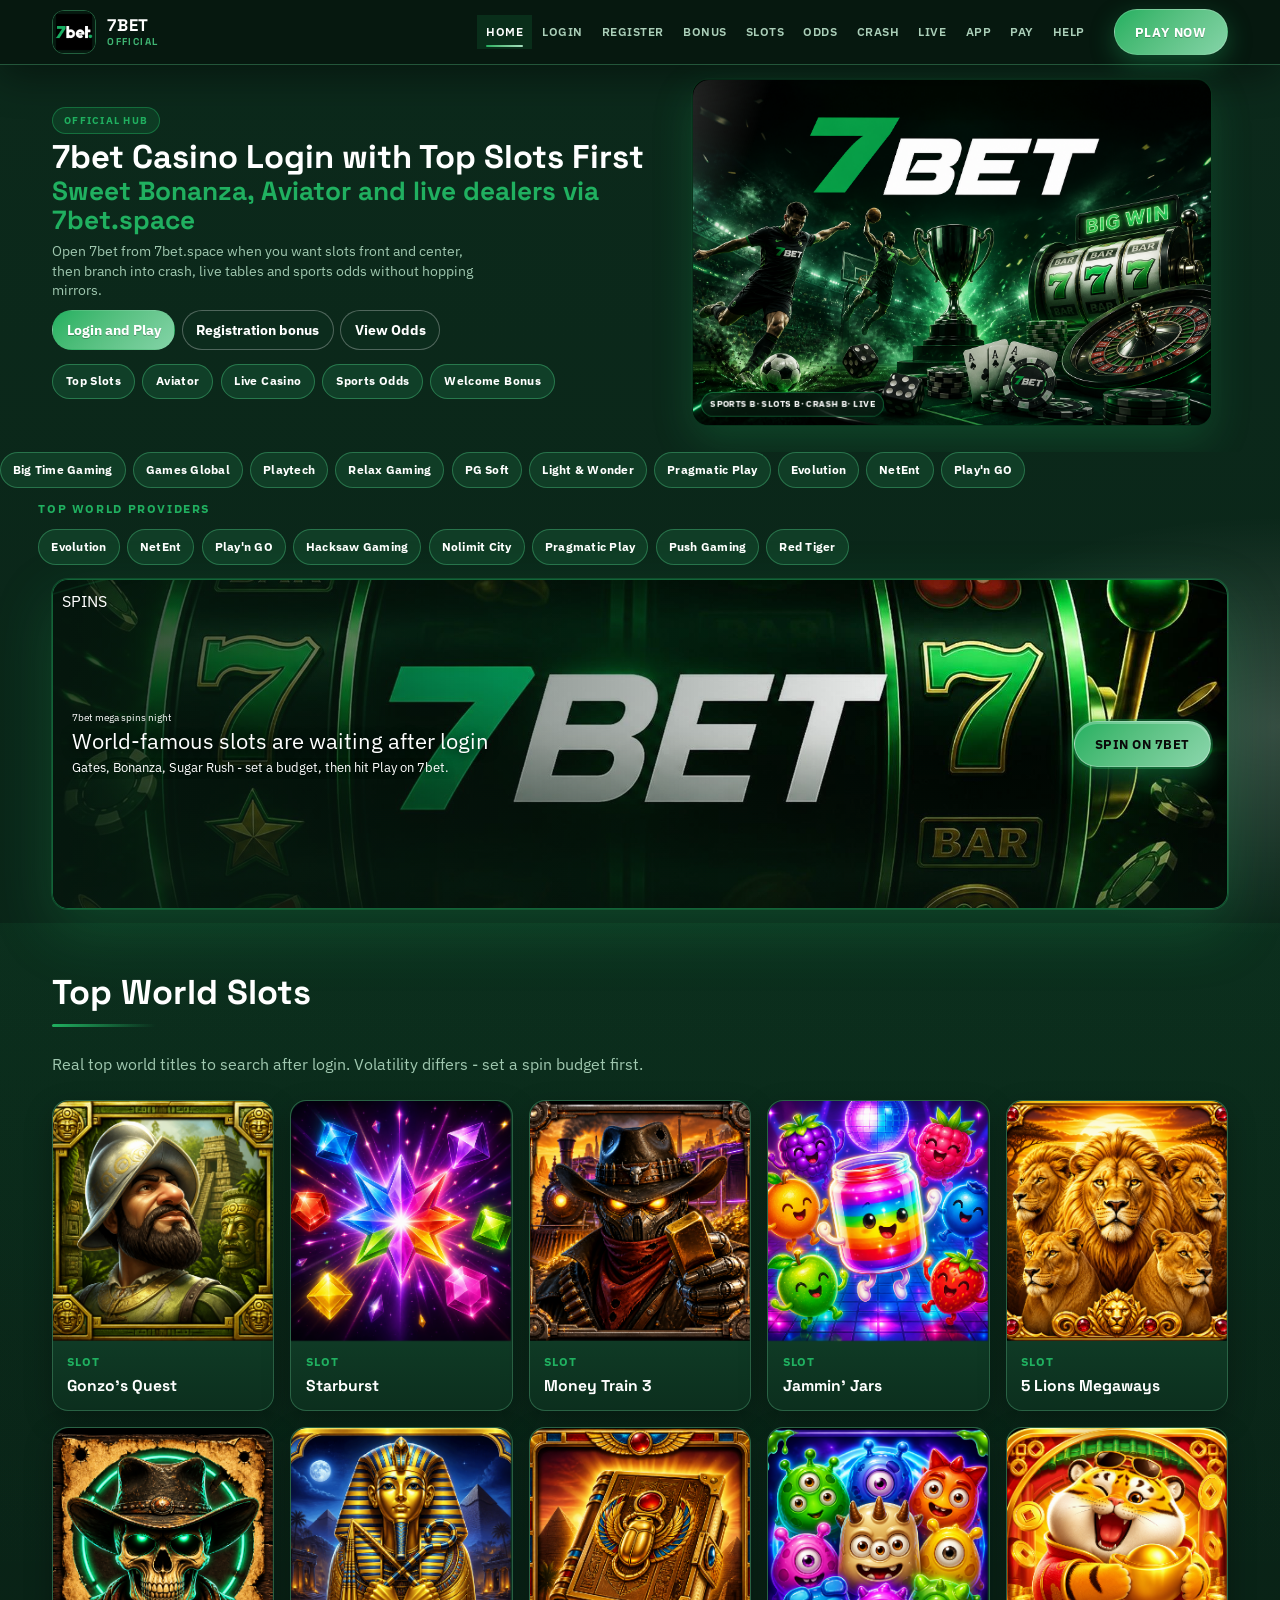
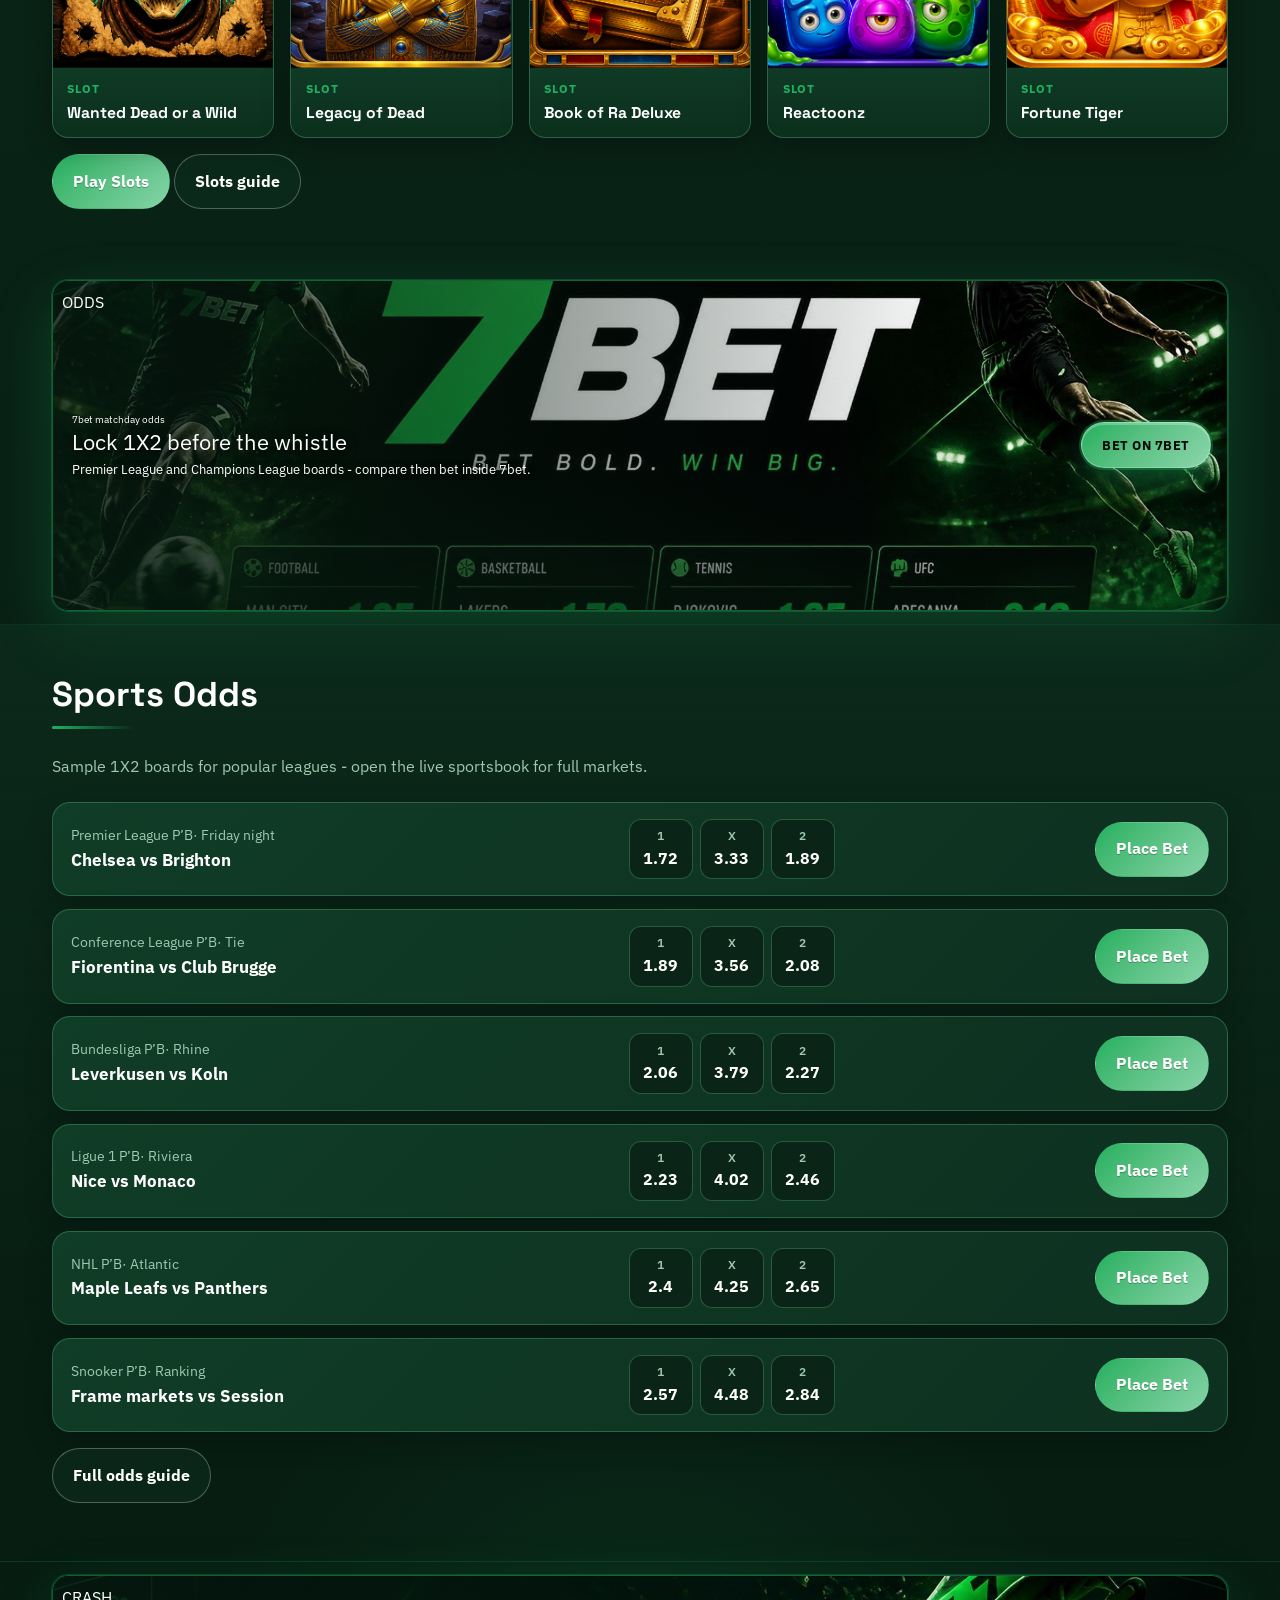
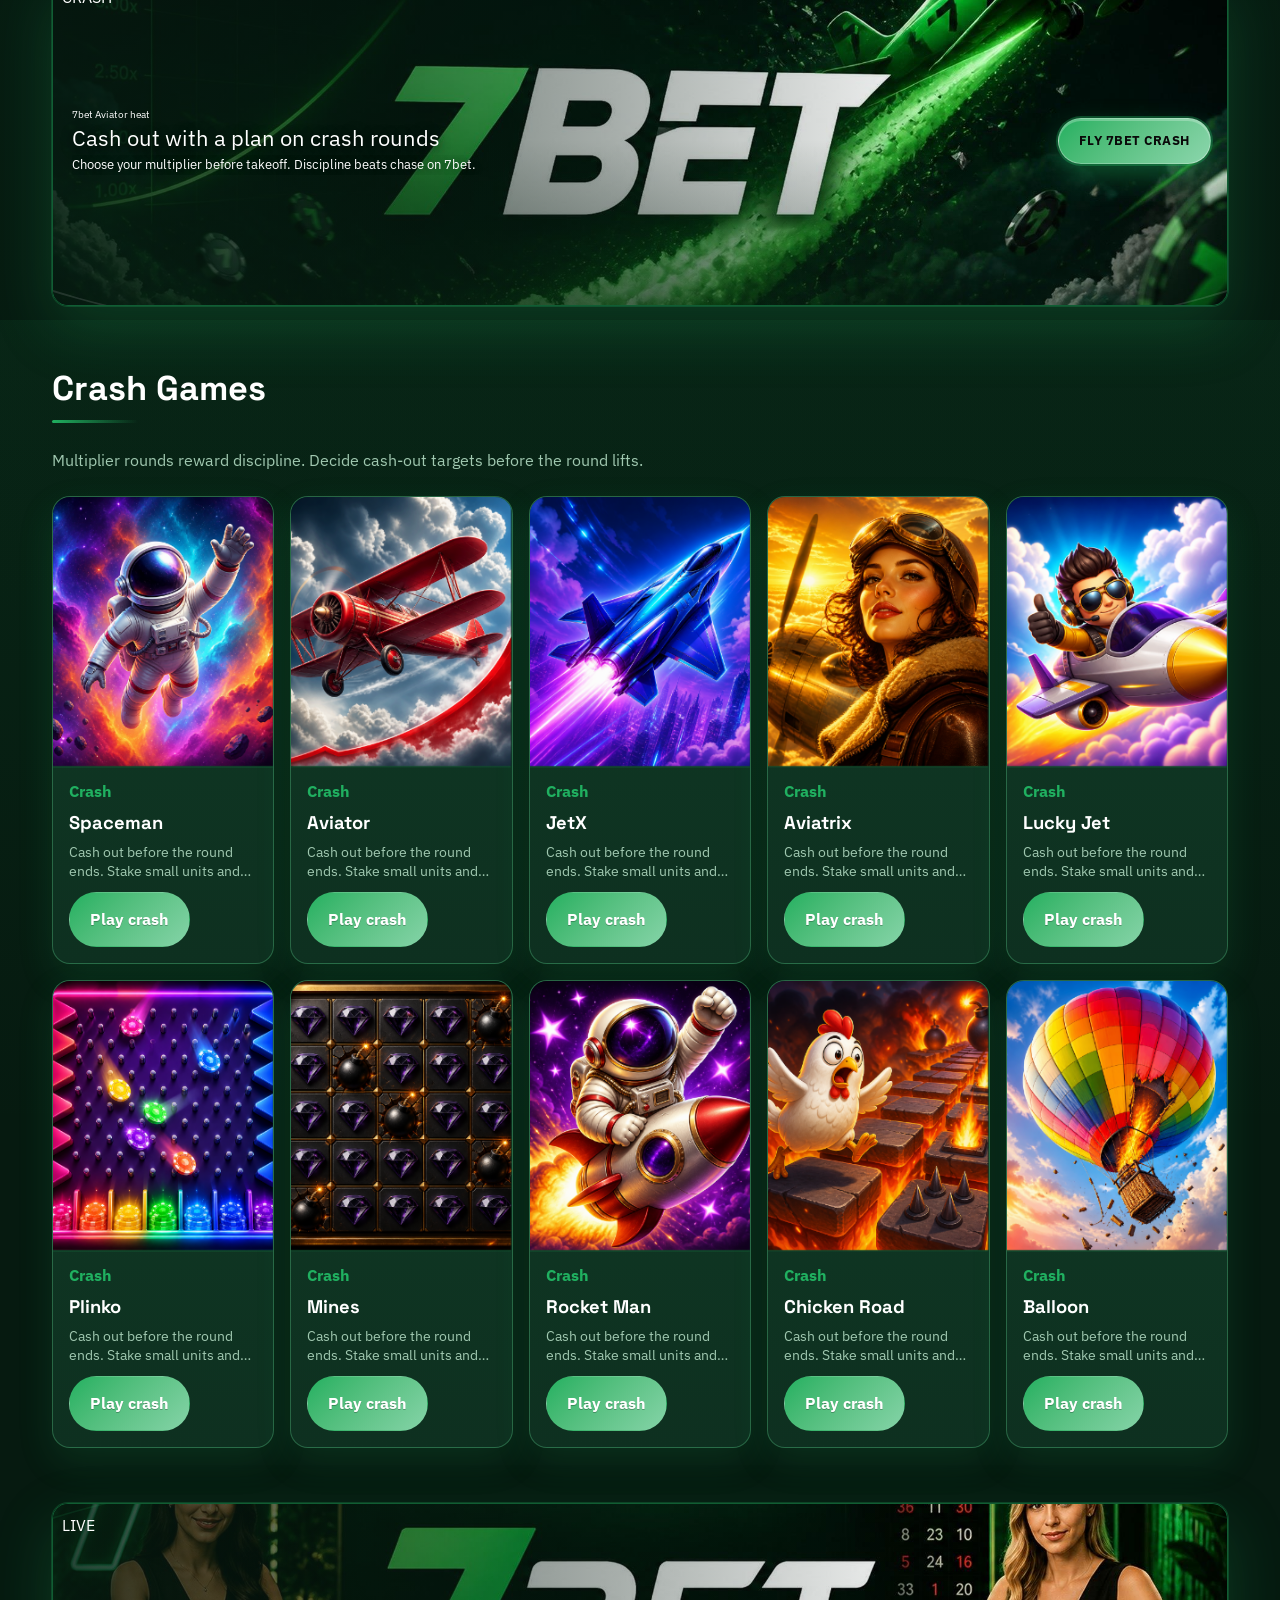
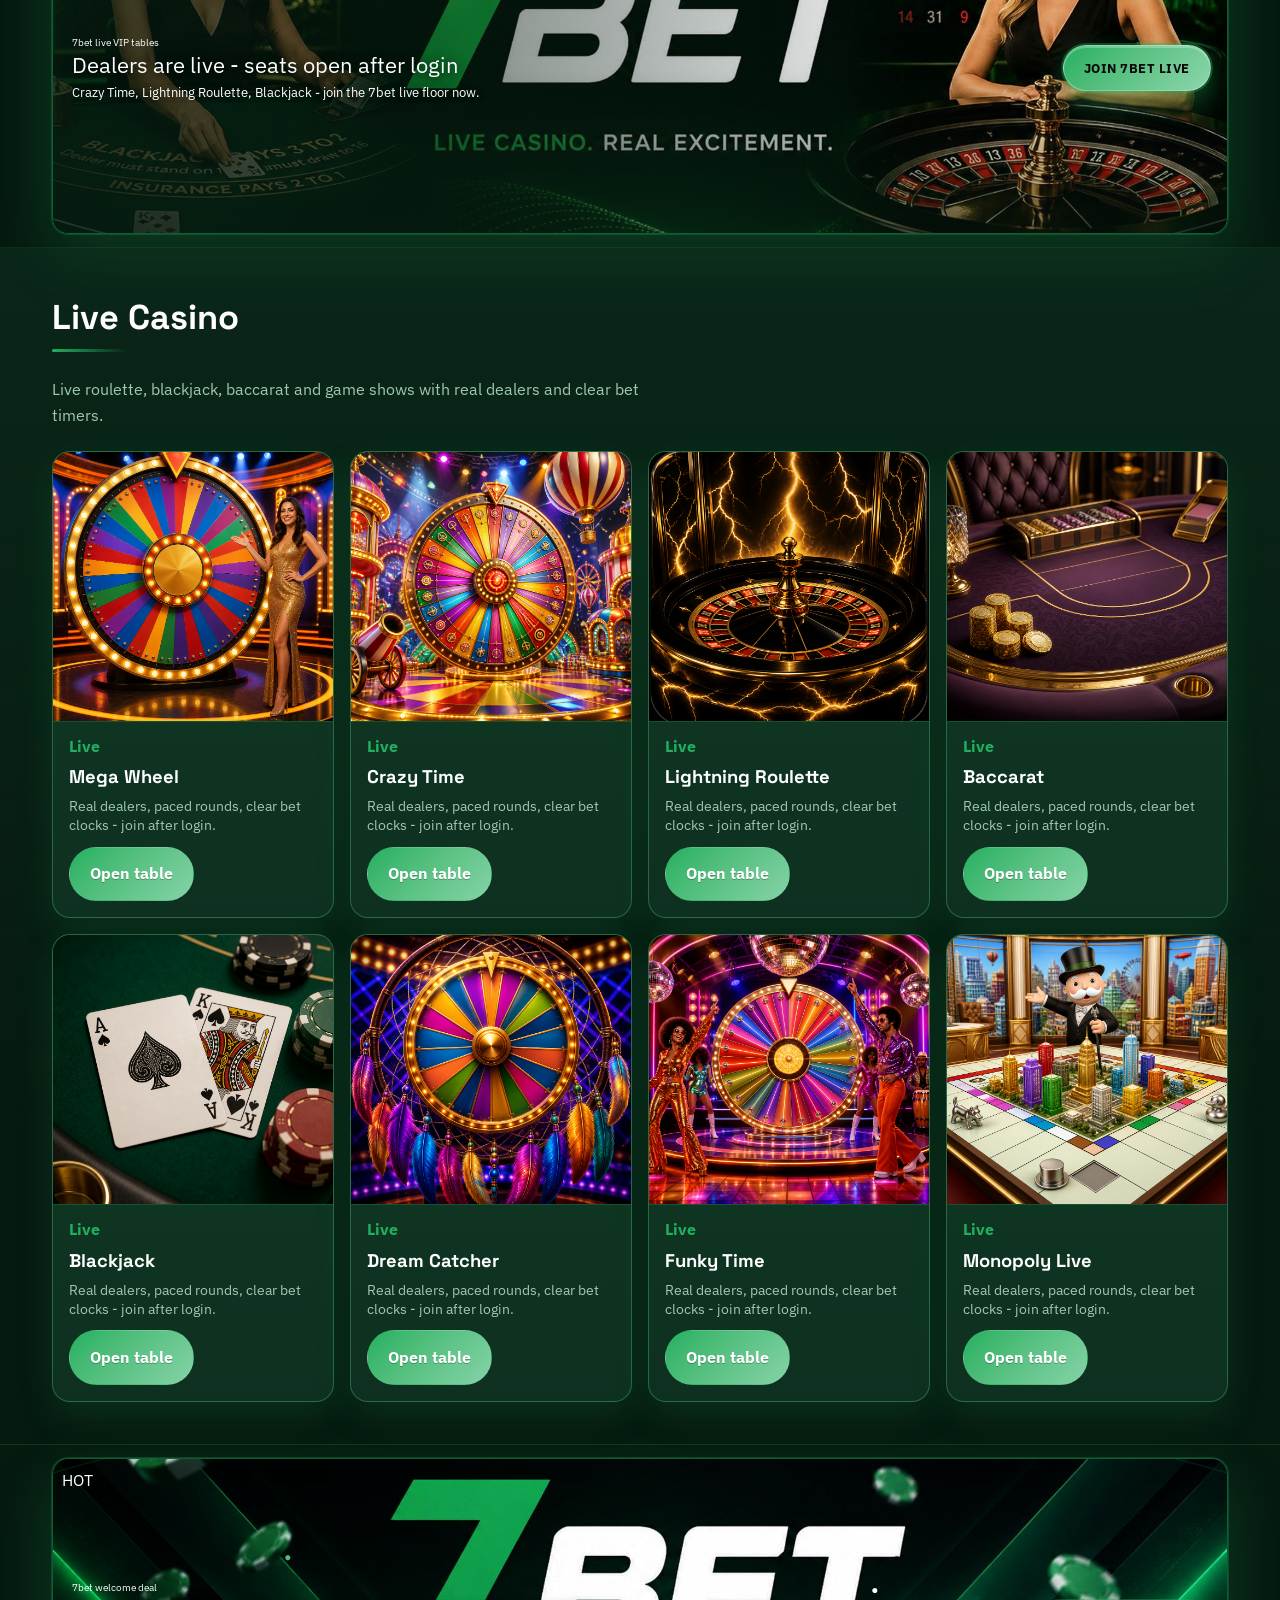
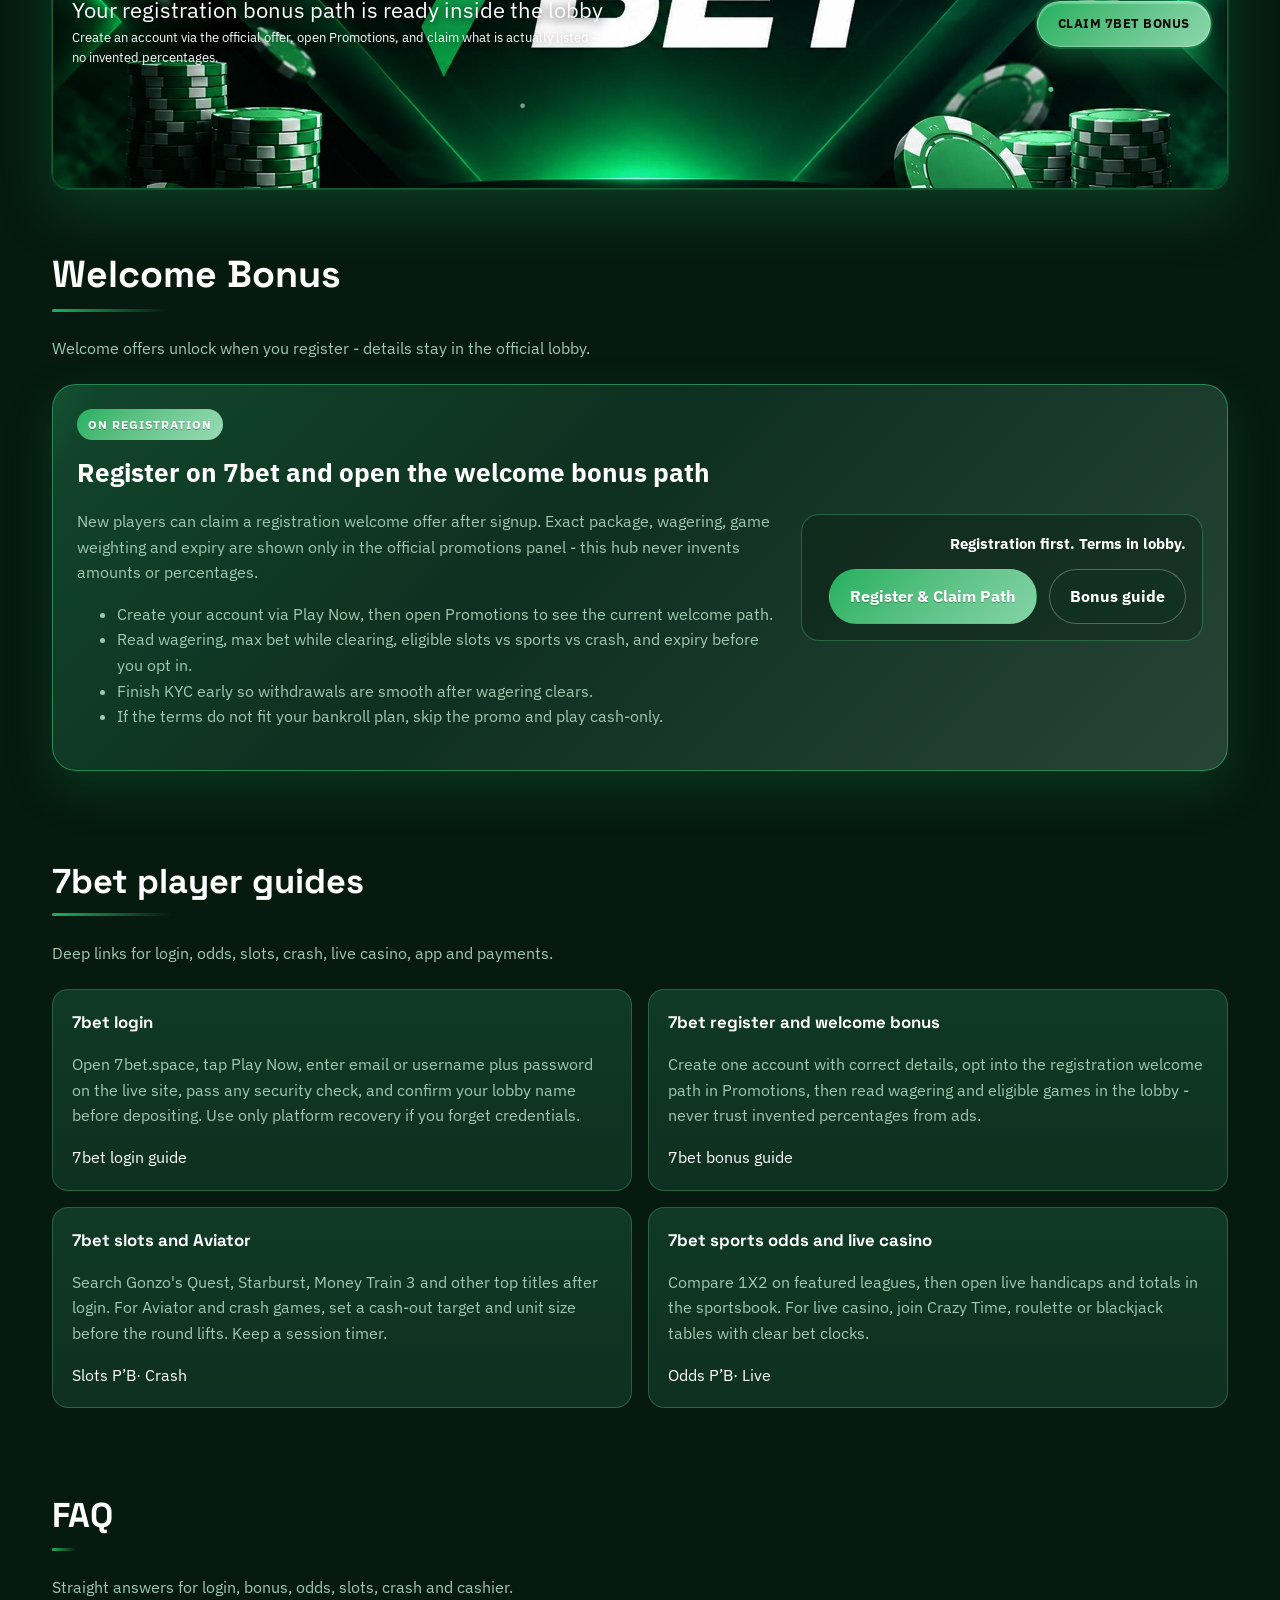
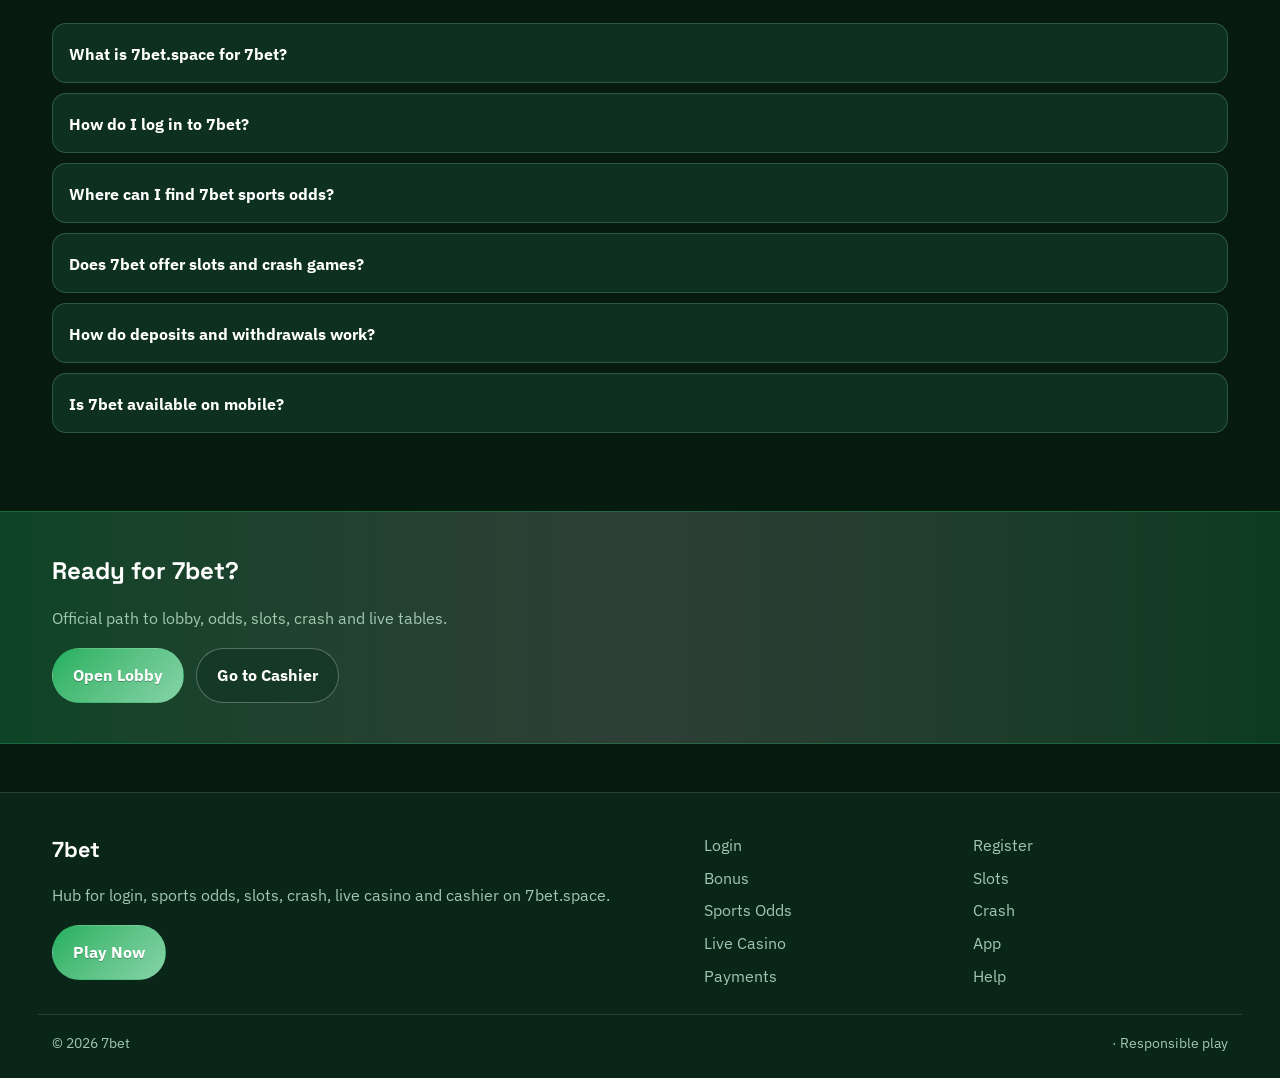
<file: index.html>
<!DOCTYPE html>
<html lang="en">
<head>
<meta charset="utf-8">
<meta name="viewport" content="width=device-width, initial-scale=1">
<title>7bet Login, Slots, Aviator Crash &amp; Live Casino | 7bet.space</title>
<meta name="description" content="7bet on 7bet.space: official login, register bonus path, world slots, Aviator crash, live casino and sports odds.">
<meta name="keywords" content="7bet, 7bet login, 7bet register, 7bet bonus, 7bet slots, 7bet Aviator, 7bet live casino, 7bet odds, 7bet app, 7bet deposit, Gonzo&#39;s Quest, Starburst, Money Train 3, Aviator, crash games, sports betting, 7bet.space">
<meta name="robots" content="index,follow,max-image-preview:large">
<link rel="canonical" href="https://7bet.space/">
<meta property="og:type" content="website">
<meta property="og:site_name" content="7bet">
<meta property="og:title" content="7bet Login, Slots, Aviator Crash &amp; Live Casino | 7bet.space">
<meta property="og:description" content="7bet on 7bet.space: official login, register bonus path, world slots, Aviator crash, live casino and sports odds.">
<meta property="og:url" content="https://7bet.space/">
<meta property="og:image" content="https://7bet.space/assets/brand/logo.png">
<meta name="twitter:card" content="summary_large_image">
<meta name="twitter:title" content="7bet Login, Slots, Aviator Crash &amp; Live Casino | 7bet.space">
<meta name="twitter:description" content="7bet on 7bet.space: official login, register bonus path, world slots, Aviator crash, live casino and sports odds.">
<meta name="twitter:image" content="https://7bet.space/assets/brand/logo.png">
<link rel="icon" href="/favicon.ico" sizes="any">
<link rel="icon" type="image/png" sizes="48x48" href="/favicon-48x48.png">
<link rel="icon" type="image/png" sizes="96x96" href="/favicon-96x96.png">
<link rel="icon" type="image/png" sizes="192x192" href="/favicon-192x192.png">
<link rel="apple-touch-icon" sizes="180x180" href="/apple-touch-icon.png">
<link rel="manifest" href="/site.webmanifest">
<link rel="preconnect" href="https://fonts.googleapis.com">
<link rel="preconnect" href="https://fonts.gstatic.com" crossorigin>
<link href="https://fonts.googleapis.com/css2?family=Space+Grotesk:wght@600;700&family=IBM+Plex+Sans:wght@400;600;700&display=swap" rel="stylesheet">
<link rel="stylesheet" href="/css/styles.css">
<link rel="stylesheet" href="/css/i18n.css">
<script type="application/ld+json">{"@context":"https://schema.org","@type":"FAQPage","url":"https://7bet.space/","mainEntity":[{"@type":"Question","name":"What is 7bet.space for 7bet?","acceptedAnswer":{"@type":"Answer","text":"7bet.space is the SEO hub for 7bet login, sports odds, slots, crash games, live casino and cashier. Tap Play Now and confirm you land on the live 7bet platform."}},{"@type":"Question","name":"How do I log in to 7bet?","acceptedAnswer":{"@type":"Answer","text":"Open Play Now from 7bet.space, enter your registered email or username and password on the live site, complete any security check, then confirm your account name appears in the lobby header."}},{"@type":"Question","name":"Where can I find 7bet sports odds?","acceptedAnswer":{"@type":"Answer","text":"Use the sports / odds section on this hub, then continue to the live 7bet sportsbook for 1X2, handicaps, totals and in-play markets across major leagues."}},{"@type":"Question","name":"Does 7bet offer slots and crash games?","acceptedAnswer":{"@type":"Answer","text":"Yes. Popular slots and crash titles are highlighted here so you can jump straight into the lobby catalog after login. Set a session budget before spinning."}},{"@type":"Question","name":"How do deposits and withdrawals work?","acceptedAnswer":{"@type":"Answer","text":"Fund via the cashier after login, complete KYC early if prompted, and use the same methods for withdrawals. Keep billing details consistent with your profile."}},{"@type":"Question","name":"Is 7bet available on mobile?","acceptedAnswer":{"@type":"Answer","text":"One account works on phone and desktop browsers. Prefer a stable connection, avoid shared devices, and log out after cash sessions on borrowed phones."}}]}</script>
</head>
<body class="layout-2 home">
<header class="site-header" id="siteHeader">
<div class="wrap header-bar">
<a class="brand" href="/" aria-label="7bet home">
<span class="brand-mark"><img src="/assets/brand/logo.png" alt="7bet logo" width="40" height="40"></span>
<span class="brand-copy"><span class="brand-name">7bet</span><span class="brand-tag">Official</span></span>
</a>
<button class="nav-toggle" id="navToggle" aria-expanded="false" aria-controls="siteNav" type="button" aria-label="Open menu"><span></span><span></span><span></span></button>
<nav class="site-nav" id="siteNav" aria-label="Primary"><a class="nav-link is-active" href="/">Home</a><a class="nav-link" href="/sbet-login.html">Login</a><a class="nav-link" href="/sbet-register.html">Register</a><a class="nav-link" href="/sbet-bonus.html">Bonus</a><a class="nav-link" href="/sbet-slots.html">Slots</a><a class="nav-link" href="/sbet-odds.html">Odds</a><a class="nav-link" href="/sbet-crash.html">Crash</a><a class="nav-link" href="/sbet-live.html">Live</a><a class="nav-link" href="/sbet-app.html">App</a><a class="nav-link" href="/sbet-pay.html">Pay</a><a class="nav-link" href="/sbet-help.html">Help</a></nav>
<a class="btn btn-accent header-cta" href="https://martell888.online/kZHndGJQ?sub_id_1=7bet.space" rel="nofollow sponsored noopener" target="_blank">Play Now</a>
</div>
</header>
<section class="hero"><div class="wrap"><div class="hero-shell">
<div class="hero-copy reveal">
<div class="eyebrow eyebrow-pill">Official hub</div>
<h1>7bet Casino Login with Top Slots First<span>Sweet Bonanza, Aviator and live dealers via 7bet.space</span></h1>
<p class="lead">Open 7bet from 7bet.space when you want slots front and center, then branch into crash, live tables and sports odds without hopping mirrors.</p>
<div class="cta-row">
<a class="btn btn-accent" href="https://martell888.online/kZHndGJQ?sub_id_1=7bet.space" rel="nofollow sponsored noopener" target="_blank">Login and Play</a>
<a class="btn btn-ghost" href="/sbet-bonus.html">Registration bonus</a>
<a class="btn btn-ghost" href="/sbet-odds.html">View Odds</a>
</div>
<div class="hero-chips" aria-label="Quick links">
<a class="chip chip-hot" href="#slots">Top Slots</a>
<a class="chip chip-hot" href="#crash">Aviator</a>
<a class="chip chip-hot" href="#live">Live Casino</a>
<a class="chip chip-hot" href="#odds">Sports Odds</a>
<a class="chip chip-hot" href="#bonus">Welcome Bonus</a>
</div>
</div>
<div class="hero-visual hero-stage reveal" aria-label="7bet sports and betting">
<div class="hero-glow" aria-hidden="true"></div>
<img class="hero-img" src="/assets/hero.jpg" alt="7bet sports betting and casino" width="768" height="1024" loading="eager">
<div class="hero-shine" aria-hidden="true"></div>
<div class="hero-badge">Sports В· Slots В· Crash В· Live</div>
</div>
</div></div></section>
<div class="providers-strip"><a class="provider-chip" href="https://martell888.online/kZHndGJQ?sub_id_1=7bet.space" rel="nofollow sponsored noopener" target="_blank">Big Time Gaming</a><a class="provider-chip" href="https://martell888.online/kZHndGJQ?sub_id_1=7bet.space" rel="nofollow sponsored noopener" target="_blank">Games Global</a><a class="provider-chip" href="https://martell888.online/kZHndGJQ?sub_id_1=7bet.space" rel="nofollow sponsored noopener" target="_blank">Playtech</a><a class="provider-chip" href="https://martell888.online/kZHndGJQ?sub_id_1=7bet.space" rel="nofollow sponsored noopener" target="_blank">Relax Gaming</a><a class="provider-chip" href="https://martell888.online/kZHndGJQ?sub_id_1=7bet.space" rel="nofollow sponsored noopener" target="_blank">PG Soft</a><a class="provider-chip" href="https://martell888.online/kZHndGJQ?sub_id_1=7bet.space" rel="nofollow sponsored noopener" target="_blank">Light &amp; Wonder</a><a class="provider-chip" href="https://martell888.online/kZHndGJQ?sub_id_1=7bet.space" rel="nofollow sponsored noopener" target="_blank">Pragmatic Play</a><a class="provider-chip" href="https://martell888.online/kZHndGJQ?sub_id_1=7bet.space" rel="nofollow sponsored noopener" target="_blank">Evolution</a><a class="provider-chip" href="https://martell888.online/kZHndGJQ?sub_id_1=7bet.space" rel="nofollow sponsored noopener" target="_blank">NetEnt</a><a class="provider-chip" href="https://martell888.online/kZHndGJQ?sub_id_1=7bet.space" rel="nofollow sponsored noopener" target="_blank">Play&#39;n GO</a></div></div>
<div class="providers-block reveal"><div class="providers-label">Top world providers</div><div class="providers-strip"><a class="provider-chip" href="https://martell888.online/kZHndGJQ?sub_id_1=7bet.space" rel="nofollow sponsored noopener" target="_blank">Evolution</a><a class="provider-chip" href="https://martell888.online/kZHndGJQ?sub_id_1=7bet.space" rel="nofollow sponsored noopener" target="_blank">NetEnt</a><a class="provider-chip" href="https://martell888.online/kZHndGJQ?sub_id_1=7bet.space" rel="nofollow sponsored noopener" target="_blank">Play'n GO</a><a class="provider-chip" href="https://martell888.online/kZHndGJQ?sub_id_1=7bet.space" rel="nofollow sponsored noopener" target="_blank">Hacksaw Gaming</a><a class="provider-chip" href="https://martell888.online/kZHndGJQ?sub_id_1=7bet.space" rel="nofollow sponsored noopener" target="_blank">Nolimit City</a><a class="provider-chip" href="https://martell888.online/kZHndGJQ?sub_id_1=7bet.space" rel="nofollow sponsored noopener" target="_blank">Pragmatic Play</a><a class="provider-chip" href="https://martell888.online/kZHndGJQ?sub_id_1=7bet.space" rel="nofollow sponsored noopener" target="_blank">Push Gaming</a><a class="provider-chip" href="https://martell888.online/kZHndGJQ?sub_id_1=7bet.space" rel="nofollow sponsored noopener" target="_blank">Red Tiger</a></div></div>
<div class="wrap"><a class="promo-fx promo-neon reveal" href="https://martell888.online/kZHndGJQ?sub_id_1=7bet.space" rel="nofollow sponsored noopener" target="_blank"><span class="promo-badge">SPINS</span><span class="promo-fx-glow" aria-hidden="true"></span><span class="promo-fx-scan" aria-hidden="true"></span><span class="promo-fx-particles" aria-hidden="true"></span><span class="promo-fx-rays" aria-hidden="true"></span><span class="promo-fx-ring" aria-hidden="true"></span><div class="promo-media"><img src="/assets/promo/promo-slots.jpg" alt="7bet promo" width="1920" height="540" loading="lazy"></div><div class="promo-copy"><span class="promo-kicker">7bet mega spins night</span><div class="promo-title">World-famous slots are waiting after login</div><p class="promo-sub">Gates, Bonanza, Sugar Rush - set a budget, then hit Play on 7bet.</p></div><span class="promo-cta"><span class="promo-cta-shine" aria-hidden="true"></span><span class="promo-cta-label">Spin on 7bet</span></span></a></div>
<section class="section section-hot" id="slots"><div class="wrap">
<div class="section-head"><h2>Top World Slots</h2><p class="mute">Real top world titles to search after login. Volatility differs - set a spin budget first.</p></div>
<div class="card-grid"><article class="game-card"><a class="js-offer-card" href="https://martell888.online/kZHndGJQ?sub_id_1=7bet.space" rel="nofollow sponsored noopener" target="_blank"><img src="/assets/slots/slot-01.jpg" alt="Gonzo&#39;s Quest" width="320" height="240" loading="lazy"><div class="card-meta"><div class="tag">Slot</div><h3>Gonzo&#39;s Quest</h3></div></a></article><article class="game-card"><a class="js-offer-card" href="https://martell888.online/kZHndGJQ?sub_id_1=7bet.space" rel="nofollow sponsored noopener" target="_blank"><img src="/assets/slots/slot-02.jpg" alt="Starburst" width="320" height="240" loading="lazy"><div class="card-meta"><div class="tag">Slot</div><h3>Starburst</h3></div></a></article><article class="game-card"><a class="js-offer-card" href="https://martell888.online/kZHndGJQ?sub_id_1=7bet.space" rel="nofollow sponsored noopener" target="_blank"><img src="/assets/slots/slot-03.jpg" alt="Money Train 3" width="320" height="240" loading="lazy"><div class="card-meta"><div class="tag">Slot</div><h3>Money Train 3</h3></div></a></article><article class="game-card"><a class="js-offer-card" href="https://martell888.online/kZHndGJQ?sub_id_1=7bet.space" rel="nofollow sponsored noopener" target="_blank"><img src="/assets/slots/slot-04.jpg" alt="Jammin&#39; Jars" width="320" height="240" loading="lazy"><div class="card-meta"><div class="tag">Slot</div><h3>Jammin&#39; Jars</h3></div></a></article><article class="game-card"><a class="js-offer-card" href="https://martell888.online/kZHndGJQ?sub_id_1=7bet.space" rel="nofollow sponsored noopener" target="_blank"><img src="/assets/slots/slot-05.jpg" alt="5 Lions Megaways" width="320" height="240" loading="lazy"><div class="card-meta"><div class="tag">Slot</div><h3>5 Lions Megaways</h3></div></a></article><article class="game-card"><a class="js-offer-card" href="https://martell888.online/kZHndGJQ?sub_id_1=7bet.space" rel="nofollow sponsored noopener" target="_blank"><img src="/assets/slots/slot-06.jpg" alt="Wanted Dead or a Wild" width="320" height="240" loading="lazy"><div class="card-meta"><div class="tag">Slot</div><h3>Wanted Dead or a Wild</h3></div></a></article><article class="game-card"><a class="js-offer-card" href="https://martell888.online/kZHndGJQ?sub_id_1=7bet.space" rel="nofollow sponsored noopener" target="_blank"><img src="/assets/slots/slot-07.jpg" alt="Legacy of Dead" width="320" height="240" loading="lazy"><div class="card-meta"><div class="tag">Slot</div><h3>Legacy of Dead</h3></div></a></article><article class="game-card"><a class="js-offer-card" href="https://martell888.online/kZHndGJQ?sub_id_1=7bet.space" rel="nofollow sponsored noopener" target="_blank"><img src="/assets/slots/slot-08.jpg" alt="Book of Ra Deluxe" width="320" height="240" loading="lazy"><div class="card-meta"><div class="tag">Slot</div><h3>Book of Ra Deluxe</h3></div></a></article><article class="game-card"><a class="js-offer-card" href="https://martell888.online/kZHndGJQ?sub_id_1=7bet.space" rel="nofollow sponsored noopener" target="_blank"><img src="/assets/slots/slot-09.jpg" alt="Reactoonz" width="320" height="240" loading="lazy"><div class="card-meta"><div class="tag">Slot</div><h3>Reactoonz</h3></div></a></article><article class="game-card"><a class="js-offer-card" href="https://martell888.online/kZHndGJQ?sub_id_1=7bet.space" rel="nofollow sponsored noopener" target="_blank"><img src="/assets/slots/slot-10.jpg" alt="Fortune Tiger" width="320" height="240" loading="lazy"><div class="card-meta"><div class="tag">Slot</div><h3>Fortune Tiger</h3></div></a></article></div>
<p style="margin-top:1rem"><a class="btn btn-accent" href="https://martell888.online/kZHndGJQ?sub_id_1=7bet.space" rel="nofollow sponsored noopener" target="_blank">Play Slots</a>
<a class="btn btn-ghost" href="/sbet-slots.html">Slots guide</a></p>
</div></section>
<div class="wrap"><a class="promo-fx promo-blast reveal" href="https://martell888.online/kZHndGJQ?sub_id_1=7bet.space" rel="nofollow sponsored noopener" target="_blank"><span class="promo-badge">ODDS</span><span class="promo-fx-glow" aria-hidden="true"></span><span class="promo-fx-scan" aria-hidden="true"></span><span class="promo-fx-particles" aria-hidden="true"></span><span class="promo-fx-rays" aria-hidden="true"></span><span class="promo-fx-ring" aria-hidden="true"></span><div class="promo-media"><img src="/assets/promo/promo-odds.jpg" alt="7bet promo" width="1920" height="540" loading="lazy"></div><div class="promo-copy"><span class="promo-kicker">7bet matchday odds</span><div class="promo-title">Lock 1X2 before the whistle</div><p class="promo-sub">Premier League and Champions League boards - compare then bet inside 7bet.</p></div><span class="promo-cta"><span class="promo-cta-shine" aria-hidden="true"></span><span class="promo-cta-label">Bet on 7bet</span></span></a></div>
<section class="section section-alt" id="odds"><div class="wrap">
<div class="section-head"><h2>Sports Odds</h2><p class="mute">Sample 1X2 boards for popular leagues - open the live sportsbook for full markets.</p></div>
<div class="odds-board"><article class="odds-row">
<div><div class="odds-meta">Premier League Р’В· Friday night</div>
<div class="odds-match">Chelsea vs Brighton</div></div>
<div class="odds-prices"><div class="price"><small>1</small>1.72</div><div class="price"><small>X</small>3.33</div><div class="price"><small>2</small>1.89</div></div>
<a class="btn btn-accent" href="https://martell888.online/kZHndGJQ?sub_id_1=7bet.space" rel="nofollow sponsored noopener" target="_blank">Place Bet</a>
</article>
<article class="odds-row">
<div><div class="odds-meta">Conference League Р’В· Tie</div>
<div class="odds-match">Fiorentina vs Club Brugge</div></div>
<div class="odds-prices"><div class="price"><small>1</small>1.89</div><div class="price"><small>X</small>3.56</div><div class="price"><small>2</small>2.08</div></div>
<a class="btn btn-accent" href="https://martell888.online/kZHndGJQ?sub_id_1=7bet.space" rel="nofollow sponsored noopener" target="_blank">Place Bet</a>
</article>
<article class="odds-row">
<div><div class="odds-meta">Bundesliga Р’В· Rhine</div>
<div class="odds-match">Leverkusen vs Koln</div></div>
<div class="odds-prices"><div class="price"><small>1</small>2.06</div><div class="price"><small>X</small>3.79</div><div class="price"><small>2</small>2.27</div></div>
<a class="btn btn-accent" href="https://martell888.online/kZHndGJQ?sub_id_1=7bet.space" rel="nofollow sponsored noopener" target="_blank">Place Bet</a>
</article>
<article class="odds-row">
<div><div class="odds-meta">Ligue 1 Р’В· Riviera</div>
<div class="odds-match">Nice vs Monaco</div></div>
<div class="odds-prices"><div class="price"><small>1</small>2.23</div><div class="price"><small>X</small>4.02</div><div class="price"><small>2</small>2.46</div></div>
<a class="btn btn-accent" href="https://martell888.online/kZHndGJQ?sub_id_1=7bet.space" rel="nofollow sponsored noopener" target="_blank">Place Bet</a>
</article>
<article class="odds-row">
<div><div class="odds-meta">NHL Р’В· Atlantic</div>
<div class="odds-match">Maple Leafs vs Panthers</div></div>
<div class="odds-prices"><div class="price"><small>1</small>2.4</div><div class="price"><small>X</small>4.25</div><div class="price"><small>2</small>2.65</div></div>
<a class="btn btn-accent" href="https://martell888.online/kZHndGJQ?sub_id_1=7bet.space" rel="nofollow sponsored noopener" target="_blank">Place Bet</a>
</article>
<article class="odds-row">
<div><div class="odds-meta">Snooker Р’В· Ranking</div>
<div class="odds-match">Frame markets vs Session</div></div>
<div class="odds-prices"><div class="price"><small>1</small>2.57</div><div class="price"><small>X</small>4.48</div><div class="price"><small>2</small>2.84</div></div>
<a class="btn btn-accent" href="https://martell888.online/kZHndGJQ?sub_id_1=7bet.space" rel="nofollow sponsored noopener" target="_blank">Place Bet</a>
</article></div>
<p style="margin-top:1rem"><a class="btn btn-ghost" href="/sbet-odds.html">Full odds guide</a></p>
</div></section>
<div class="wrap"><a class="promo-fx promo-flame reveal" href="https://martell888.online/kZHndGJQ?sub_id_1=7bet.space" rel="nofollow sponsored noopener" target="_blank"><span class="promo-badge">CRASH</span><span class="promo-fx-glow" aria-hidden="true"></span><span class="promo-fx-scan" aria-hidden="true"></span><span class="promo-fx-particles" aria-hidden="true"></span><span class="promo-fx-rays" aria-hidden="true"></span><span class="promo-fx-ring" aria-hidden="true"></span><div class="promo-media"><img src="/assets/promo/promo-crash.jpg" alt="7bet promo" width="1920" height="540" loading="lazy"></div><div class="promo-copy"><span class="promo-kicker">7bet Aviator heat</span><div class="promo-title">Cash out with a plan on crash rounds</div><p class="promo-sub">Choose your multiplier before takeoff. Discipline beats chase on 7bet.</p></div><span class="promo-cta"><span class="promo-cta-shine" aria-hidden="true"></span><span class="promo-cta-label">Fly 7bet crash</span></span></a></div>
<section class="section section-hot" id="crash"><div class="wrap">
<div class="section-head"><h2>Crash Games</h2><p class="mute">Multiplier rounds reward discipline. Decide cash-out targets before the round lifts.</p></div>
<div class="crash-grid"><article class="panel media-panel"><img src="/assets/crash/crash-01.jpg" alt="Spaceman" width="480" height="270" loading="lazy"><div class="tag">Crash</div><h3>Spaceman</h3><p class="mute">Cash out before the round ends. Stake small units and define an exit multiplier first.</p><a class="btn btn-accent" href="https://martell888.online/kZHndGJQ?sub_id_1=7bet.space" rel="nofollow sponsored noopener" target="_blank">Play crash</a></article><article class="panel media-panel"><img src="/assets/crash/crash-02.jpg" alt="Aviator" width="480" height="270" loading="lazy"><div class="tag">Crash</div><h3>Aviator</h3><p class="mute">Cash out before the round ends. Stake small units and define an exit multiplier first.</p><a class="btn btn-accent" href="https://martell888.online/kZHndGJQ?sub_id_1=7bet.space" rel="nofollow sponsored noopener" target="_blank">Play crash</a></article><article class="panel media-panel"><img src="/assets/crash/crash-03.jpg" alt="JetX" width="480" height="270" loading="lazy"><div class="tag">Crash</div><h3>JetX</h3><p class="mute">Cash out before the round ends. Stake small units and define an exit multiplier first.</p><a class="btn btn-accent" href="https://martell888.online/kZHndGJQ?sub_id_1=7bet.space" rel="nofollow sponsored noopener" target="_blank">Play crash</a></article><article class="panel media-panel"><img src="/assets/crash/crash-04.jpg" alt="Aviatrix" width="480" height="270" loading="lazy"><div class="tag">Crash</div><h3>Aviatrix</h3><p class="mute">Cash out before the round ends. Stake small units and define an exit multiplier first.</p><a class="btn btn-accent" href="https://martell888.online/kZHndGJQ?sub_id_1=7bet.space" rel="nofollow sponsored noopener" target="_blank">Play crash</a></article><article class="panel media-panel"><img src="/assets/crash/crash-05.jpg" alt="Lucky Jet" width="480" height="270" loading="lazy"><div class="tag">Crash</div><h3>Lucky Jet</h3><p class="mute">Cash out before the round ends. Stake small units and define an exit multiplier first.</p><a class="btn btn-accent" href="https://martell888.online/kZHndGJQ?sub_id_1=7bet.space" rel="nofollow sponsored noopener" target="_blank">Play crash</a></article><article class="panel media-panel"><img src="/assets/crash/crash-06.jpg" alt="Plinko" width="480" height="270" loading="lazy"><div class="tag">Crash</div><h3>Plinko</h3><p class="mute">Cash out before the round ends. Stake small units and define an exit multiplier first.</p><a class="btn btn-accent" href="https://martell888.online/kZHndGJQ?sub_id_1=7bet.space" rel="nofollow sponsored noopener" target="_blank">Play crash</a></article><article class="panel media-panel"><img src="/assets/crash/crash-07.jpg" alt="Mines" width="480" height="270" loading="lazy"><div class="tag">Crash</div><h3>Mines</h3><p class="mute">Cash out before the round ends. Stake small units and define an exit multiplier first.</p><a class="btn btn-accent" href="https://martell888.online/kZHndGJQ?sub_id_1=7bet.space" rel="nofollow sponsored noopener" target="_blank">Play crash</a></article><article class="panel media-panel"><img src="/assets/crash/crash-08.jpg" alt="Rocket Man" width="480" height="270" loading="lazy"><div class="tag">Crash</div><h3>Rocket Man</h3><p class="mute">Cash out before the round ends. Stake small units and define an exit multiplier first.</p><a class="btn btn-accent" href="https://martell888.online/kZHndGJQ?sub_id_1=7bet.space" rel="nofollow sponsored noopener" target="_blank">Play crash</a></article><article class="panel media-panel"><img src="/assets/crash/crash-09.jpg" alt="Chicken Road" width="480" height="270" loading="lazy"><div class="tag">Crash</div><h3>Chicken Road</h3><p class="mute">Cash out before the round ends. Stake small units and define an exit multiplier first.</p><a class="btn btn-accent" href="https://martell888.online/kZHndGJQ?sub_id_1=7bet.space" rel="nofollow sponsored noopener" target="_blank">Play crash</a></article><article class="panel media-panel"><img src="/assets/crash/crash-10.jpg" alt="Balloon" width="480" height="270" loading="lazy"><div class="tag">Crash</div><h3>Balloon</h3><p class="mute">Cash out before the round ends. Stake small units and define an exit multiplier first.</p><a class="btn btn-accent" href="https://martell888.online/kZHndGJQ?sub_id_1=7bet.space" rel="nofollow sponsored noopener" target="_blank">Play crash</a></article></div>
</div></section>
<div class="wrap"><a class="promo-fx promo-roulette reveal" href="https://martell888.online/kZHndGJQ?sub_id_1=7bet.space" rel="nofollow sponsored noopener" target="_blank"><span class="promo-badge">LIVE</span><span class="promo-fx-glow" aria-hidden="true"></span><span class="promo-fx-scan" aria-hidden="true"></span><span class="promo-fx-particles" aria-hidden="true"></span><span class="promo-fx-rays" aria-hidden="true"></span><span class="promo-fx-ring" aria-hidden="true"></span><div class="promo-media"><img src="/assets/promo/promo-live.jpg" alt="7bet promo" width="1920" height="540" loading="lazy"></div><div class="promo-copy"><span class="promo-kicker">7bet live VIP tables</span><div class="promo-title">Dealers are live - seats open after login</div><p class="promo-sub">Crazy Time, Lightning Roulette, Blackjack - join the 7bet live floor now.</p></div><span class="promo-cta"><span class="promo-cta-shine" aria-hidden="true"></span><span class="promo-cta-label">Join 7bet live</span></span></a></div>
<section class="section section-alt" id="live"><div class="wrap">
<div class="section-head"><h2>Live Casino</h2><p class="mute">Live roulette, blackjack, baccarat and game shows with real dealers and clear bet timers.</p></div>
<div class="live-grid"><article class="panel media-panel"><img src="/assets/live/live-01.jpg" alt="Mega Wheel" width="480" height="270" loading="lazy"><div class="tag">Live</div><h3>Mega Wheel</h3><p class="mute">Real dealers, paced rounds, clear bet clocks - join after login.</p><a class="btn btn-accent" href="https://martell888.online/kZHndGJQ?sub_id_1=7bet.space" rel="nofollow sponsored noopener" target="_blank">Open table</a></article><article class="panel media-panel"><img src="/assets/live/live-02.jpg" alt="Crazy Time" width="480" height="270" loading="lazy"><div class="tag">Live</div><h3>Crazy Time</h3><p class="mute">Real dealers, paced rounds, clear bet clocks - join after login.</p><a class="btn btn-accent" href="https://martell888.online/kZHndGJQ?sub_id_1=7bet.space" rel="nofollow sponsored noopener" target="_blank">Open table</a></article><article class="panel media-panel"><img src="/assets/live/live-03.jpg" alt="Lightning Roulette" width="480" height="270" loading="lazy"><div class="tag">Live</div><h3>Lightning Roulette</h3><p class="mute">Real dealers, paced rounds, clear bet clocks - join after login.</p><a class="btn btn-accent" href="https://martell888.online/kZHndGJQ?sub_id_1=7bet.space" rel="nofollow sponsored noopener" target="_blank">Open table</a></article><article class="panel media-panel"><img src="/assets/live/live-04.jpg" alt="Baccarat" width="480" height="270" loading="lazy"><div class="tag">Live</div><h3>Baccarat</h3><p class="mute">Real dealers, paced rounds, clear bet clocks - join after login.</p><a class="btn btn-accent" href="https://martell888.online/kZHndGJQ?sub_id_1=7bet.space" rel="nofollow sponsored noopener" target="_blank">Open table</a></article><article class="panel media-panel"><img src="/assets/live/live-05.jpg" alt="Blackjack" width="480" height="270" loading="lazy"><div class="tag">Live</div><h3>Blackjack</h3><p class="mute">Real dealers, paced rounds, clear bet clocks - join after login.</p><a class="btn btn-accent" href="https://martell888.online/kZHndGJQ?sub_id_1=7bet.space" rel="nofollow sponsored noopener" target="_blank">Open table</a></article><article class="panel media-panel"><img src="/assets/live/live-06.jpg" alt="Dream Catcher" width="480" height="270" loading="lazy"><div class="tag">Live</div><h3>Dream Catcher</h3><p class="mute">Real dealers, paced rounds, clear bet clocks - join after login.</p><a class="btn btn-accent" href="https://martell888.online/kZHndGJQ?sub_id_1=7bet.space" rel="nofollow sponsored noopener" target="_blank">Open table</a></article><article class="panel media-panel"><img src="/assets/live/live-07.jpg" alt="Funky Time" width="480" height="270" loading="lazy"><div class="tag">Live</div><h3>Funky Time</h3><p class="mute">Real dealers, paced rounds, clear bet clocks - join after login.</p><a class="btn btn-accent" href="https://martell888.online/kZHndGJQ?sub_id_1=7bet.space" rel="nofollow sponsored noopener" target="_blank">Open table</a></article><article class="panel media-panel"><img src="/assets/live/live-08.jpg" alt="Monopoly Live" width="480" height="270" loading="lazy"><div class="tag">Live</div><h3>Monopoly Live</h3><p class="mute">Real dealers, paced rounds, clear bet clocks - join after login.</p><a class="btn btn-accent" href="https://martell888.online/kZHndGJQ?sub_id_1=7bet.space" rel="nofollow sponsored noopener" target="_blank">Open table</a></article></div>
</div></section>
<div class="wrap"><a class="promo-fx promo-jackpot reveal" href="https://martell888.online/kZHndGJQ?sub_id_1=7bet.space" rel="nofollow sponsored noopener" target="_blank"><span class="promo-badge">HOT</span><span class="promo-fx-glow" aria-hidden="true"></span><span class="promo-fx-scan" aria-hidden="true"></span><span class="promo-fx-particles" aria-hidden="true"></span><span class="promo-fx-rays" aria-hidden="true"></span><span class="promo-fx-ring" aria-hidden="true"></span><div class="promo-media"><img src="/assets/promo/promo-bonus.jpg" alt="7bet promo" width="1920" height="540" loading="lazy"></div><div class="promo-copy"><span class="promo-kicker">7bet welcome deal</span><div class="promo-title">Your registration bonus path is ready inside the lobby</div><p class="promo-sub">Create an account via the official offer, open Promotions, and claim what is actually listed - no invented percentages.</p></div><span class="promo-cta"><span class="promo-cta-shine" aria-hidden="true"></span><span class="promo-cta-label">Claim 7bet bonus</span></span></a></div>
<section class="section bonus-spotlight" id="bonus"><div class="wrap">
<div class="section-head"><h2>Welcome Bonus</h2><p class="mute">Welcome offers unlock when you register - details stay in the official lobby.</p></div>
<div class="bonus-box bonus-box-accent"><div>
<div class="bonus-kicker">On registration</div>
<h3>Register on 7bet and open the welcome bonus path</h3>
<p class="mute">New players can claim a registration welcome offer after signup. Exact package, wagering, game weighting and expiry are shown only in the official promotions panel - this hub never invents amounts or percentages.</p>
<ul class="mute">
<li>Create your account via Play Now, then open Promotions to see the current welcome path.</li>
<li>Read wagering, max bet while clearing, eligible slots vs sports vs crash, and expiry before you opt in.</li>
<li>Finish KYC early so withdrawals are smooth after wagering clears.</li>
<li>If the terms do not fit your bankroll plan, skip the promo and play cash-only.</li>
</ul>
</div>
<div class="bonus-cta-panel">
<p class="bonus-cta-note">Registration first. Terms in lobby.</p>
<div class="cta-row" style="justify-content:flex-end">
<a class="btn btn-accent" href="https://martell888.online/kZHndGJQ?sub_id_1=7bet.space" rel="nofollow sponsored noopener" target="_blank">Register &amp; Claim Path</a>
<a class="btn btn-ghost" href="/sbet-bonus.html">Bonus guide</a>
</div>
</div></div></div></section>
<section class="section" id="seo"><div class="wrap">
<div class="section-head"><h2>7bet player guides</h2><p class="mute">Deep links for login, odds, slots, crash, live casino, app and payments.</p></div>
<div class="seo-stack"><article class="seo-card"><h3>7bet login</h3><p class="mute">Open 7bet.space, tap Play Now, enter email or username plus password on the live site, pass any security check, and confirm your lobby name before depositing. Use only platform recovery if you forget credentials.</p><a href="/sbet-login.html">7bet login guide</a></article>
<article class="seo-card"><h3>7bet register and welcome bonus</h3><p class="mute">Create one account with correct details, opt into the registration welcome path in Promotions, then read wagering and eligible games in the lobby - never trust invented percentages from ads.</p><a href="/sbet-bonus.html">7bet bonus guide</a></article>
<article class="seo-card"><h3>7bet slots and Aviator</h3><p class="mute">Search Gonzo's Quest, Starburst, Money Train 3 and other top titles after login. For Aviator and crash games, set a cash-out target and unit size before the round lifts. Keep a session timer.</p><a href="/sbet-slots.html">Slots</a> Р’В· <a href="/sbet-crash.html">Crash</a></article>
<article class="seo-card"><h3>7bet sports odds and live casino</h3><p class="mute">Compare 1X2 on featured leagues, then open live handicaps and totals in the sportsbook. For live casino, join Crazy Time, roulette or blackjack tables with clear bet clocks.</p><a href="/sbet-odds.html">Odds</a> Р’В· <a href="/sbet-live.html">Live</a></article></div>
</div></section>
<section class="faq wrap" id="faq"><div class="section-head"><h2>FAQ</h2><p class="mute">Straight answers for login, bonus, odds, slots, crash and cashier.</p></div><div class="faq-list"><details class="faq-item"><summary>What is 7bet.space for 7bet?</summary><p>7bet.space is the SEO hub for 7bet login, sports odds, slots, crash games, live casino and cashier. Tap Play Now and confirm you land on the live 7bet platform.</p></details><details class="faq-item"><summary>How do I log in to 7bet?</summary><p>Open Play Now from 7bet.space, enter your registered email or username and password on the live site, complete any security check, then confirm your account name appears in the lobby header.</p></details><details class="faq-item"><summary>Where can I find 7bet sports odds?</summary><p>Use the sports / odds section on this hub, then continue to the live 7bet sportsbook for 1X2, handicaps, totals and in-play markets across major leagues.</p></details><details class="faq-item"><summary>Does 7bet offer slots and crash games?</summary><p>Yes. Popular slots and crash titles are highlighted here so you can jump straight into the lobby catalog after login. Set a session budget before spinning.</p></details><details class="faq-item"><summary>How do deposits and withdrawals work?</summary><p>Fund via the cashier after login, complete KYC early if prompted, and use the same methods for withdrawals. Keep billing details consistent with your profile.</p></details><details class="faq-item"><summary>Is 7bet available on mobile?</summary><p>One account works on phone and desktop browsers. Prefer a stable connection, avoid shared devices, and log out after cash sessions on borrowed phones.</p></details></div></section>
<section class="cta-band"><div class="wrap cta-inner">
<h2>Ready for 7bet?</h2>
<p class="mute">Official path to lobby, odds, slots, crash and live tables.</p>
<div class="cta-row">
<a class="btn btn-accent" href="https://martell888.online/kZHndGJQ?sub_id_1=7bet.space" rel="nofollow sponsored noopener" target="_blank">Open Lobby</a>
<a class="btn btn-ghost" href="https://martell888.online/kZHndGJQ?sub_id_1=7bet.space" rel="nofollow sponsored noopener" target="_blank">Go to Cashier</a>
</div></div></section>
<footer class="site-footer">
<div class="wrap footer-grid">
<div>
<div class="footer-brand">7bet</div>
<p class="mute">Hub for login, sports odds, slots, crash, live casino and cashier on 7bet.space.</p>
<a class="btn btn-accent" href="https://martell888.online/kZHndGJQ?sub_id_1=7bet.space" rel="nofollow sponsored noopener" target="_blank">Play Now</a>
</div>
<div class="footer-links"><a href="/sbet-login.html">Login</a><a href="/sbet-register.html">Register</a><a href="/sbet-bonus.html">Bonus</a><a href="/sbet-slots.html">Slots</a><a href="/sbet-odds.html">Sports Odds</a><a href="/sbet-crash.html">Crash</a><a href="/sbet-live.html">Live Casino</a><a href="/sbet-app.html">App</a><a href="/sbet-pay.html">Payments</a><a href="/sbet-help.html">Help</a></div>
</div>
<div class="wrap footer-base"><span>&copy; 2026 7bet</span><span> &middot; Responsible play</span></div>
</footer>
<script src="/js/main.js"></script>
<script src="/js/i18n-dict.js"></script>
<script src="/js/i18n.js"></script>
</body>
</html>
</file>
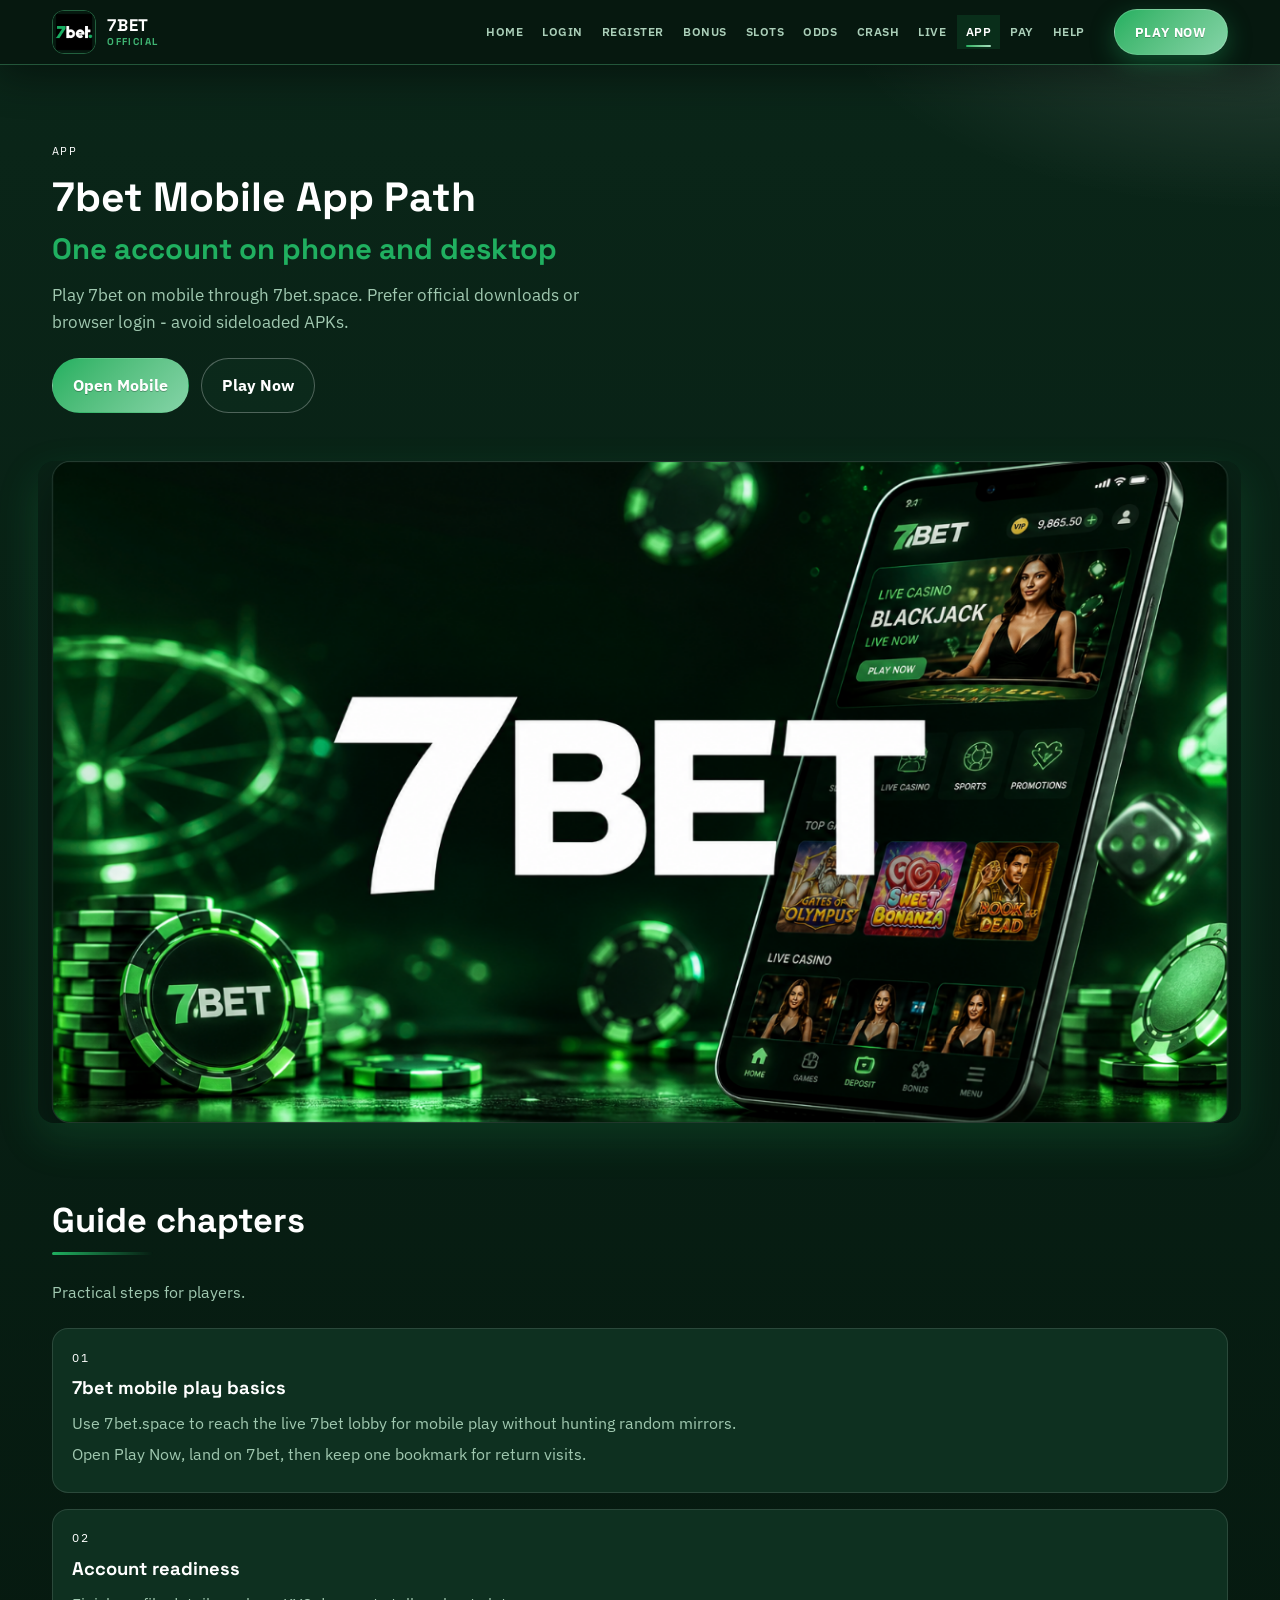
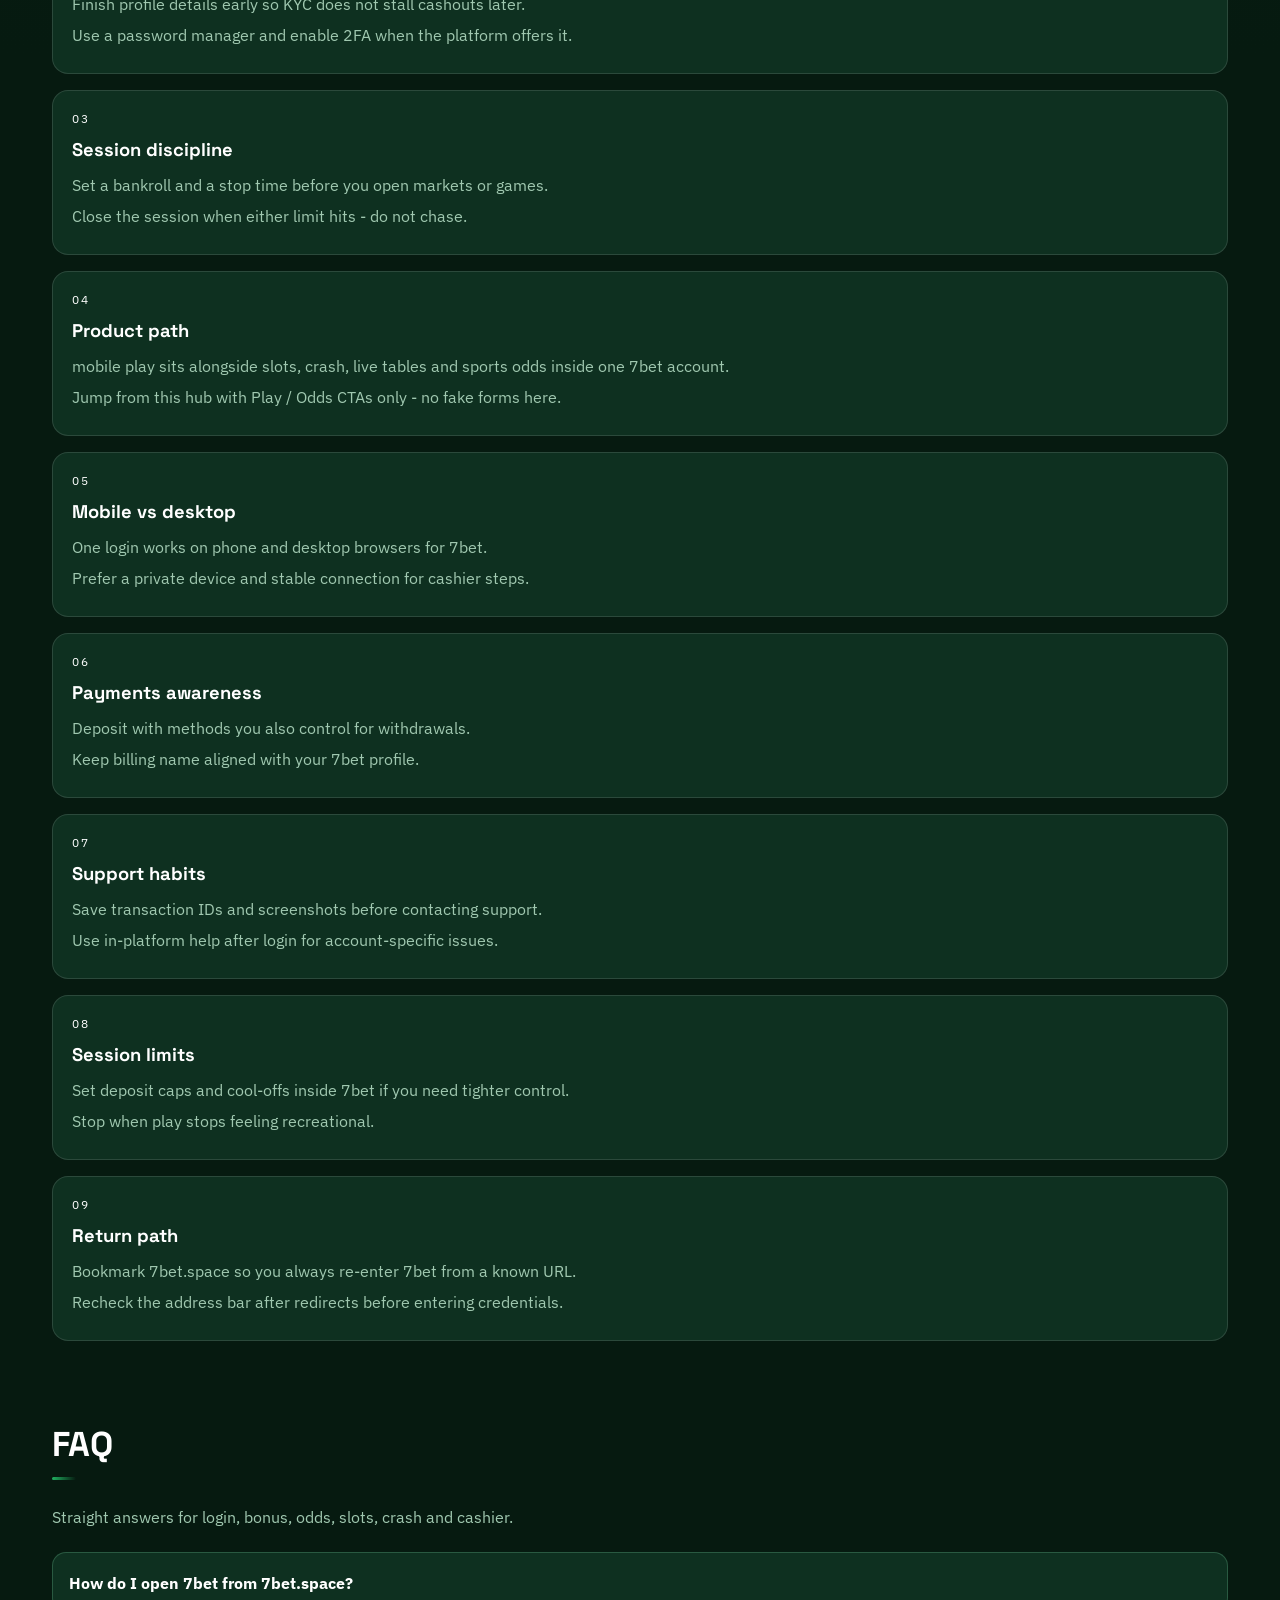
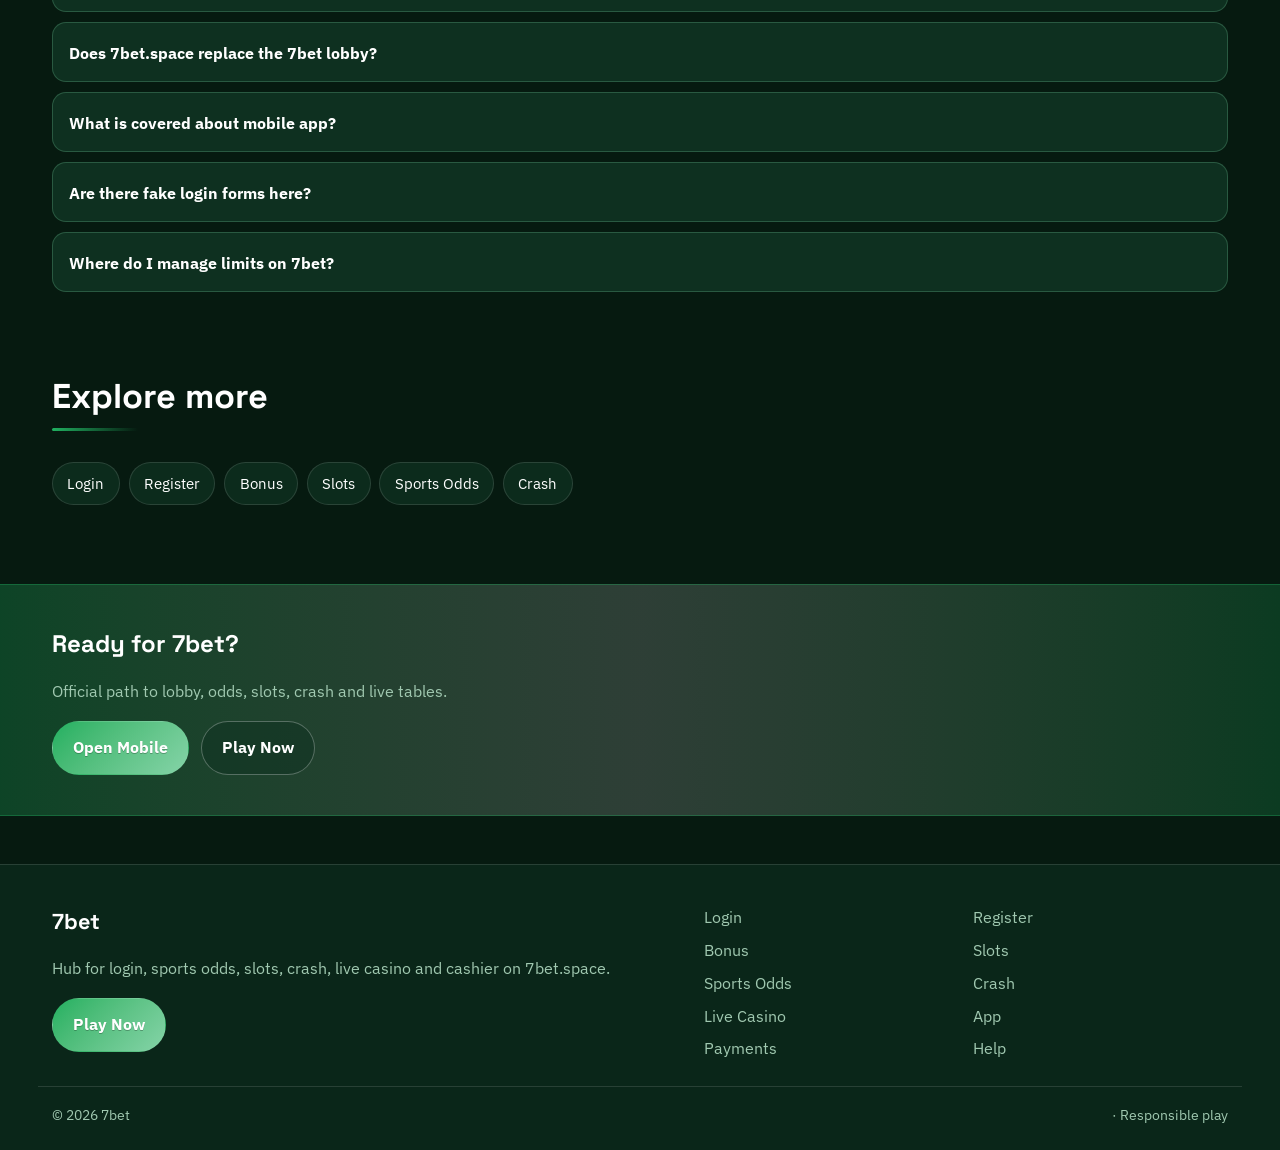
<file: sbet-app.html>
<!DOCTYPE html>
<html lang="en">
<head>
<meta charset="utf-8">
<meta name="viewport" content="width=device-width, initial-scale=1">
<title>7bet App &amp; Mobile Play - Same Account | 7bet.space</title>
<meta name="description" content="Use 7bet on mobile via 7bet.space: one account, browser tips, secure sessions.">
<meta name="keywords" content="7bet, 7bet App, 7bet login, 7bet bonus, 7bet slots, 7bet odds, 7bet.space">
<meta name="robots" content="index,follow,max-image-preview:large">
<link rel="canonical" href="https://7bet.space/sbet-app.html">
<meta property="og:type" content="website">
<meta property="og:site_name" content="7bet">
<meta property="og:title" content="7bet App &amp; Mobile Play - Same Account | 7bet.space">
<meta property="og:description" content="Use 7bet on mobile via 7bet.space: one account, browser tips, secure sessions.">
<meta property="og:url" content="https://7bet.space/sbet-app.html">
<meta property="og:image" content="https://7bet.space/assets/pages/sbet-app.jpg">
<meta name="twitter:card" content="summary_large_image">
<meta name="twitter:title" content="7bet App &amp; Mobile Play - Same Account | 7bet.space">
<meta name="twitter:description" content="Use 7bet on mobile via 7bet.space: one account, browser tips, secure sessions.">
<meta name="twitter:image" content="https://7bet.space/assets/pages/sbet-app.jpg">
<link rel="icon" href="/favicon.ico" sizes="any">
<link rel="icon" type="image/png" sizes="48x48" href="/favicon-48x48.png">
<link rel="icon" type="image/png" sizes="96x96" href="/favicon-96x96.png">
<link rel="icon" type="image/png" sizes="192x192" href="/favicon-192x192.png">
<link rel="apple-touch-icon" sizes="180x180" href="/apple-touch-icon.png">
<link rel="manifest" href="/site.webmanifest">
<link rel="preconnect" href="https://fonts.googleapis.com">
<link rel="preconnect" href="https://fonts.gstatic.com" crossorigin>
<link href="https://fonts.googleapis.com/css2?family=Space+Grotesk:wght@600;700&family=IBM+Plex+Sans:wght@400;600;700&display=swap" rel="stylesheet">
<link rel="stylesheet" href="/css/styles.css">
<link rel="stylesheet" href="/css/i18n.css">
<script type="application/ld+json">{"@context":"https://schema.org","@type":"FAQPage","url":"https://7bet.space/sbet-app.html","mainEntity":[{"@type":"Question","name":"How do I open 7bet from 7bet.space?","acceptedAnswer":{"@type":"Answer","text":"Tap Play Now on 7bet.space, follow through to the live 7bet site, then complete login or registration there."}},{"@type":"Question","name":"Does 7bet.space replace the 7bet lobby?","acceptedAnswer":{"@type":"Answer","text":"No. 7bet.space is an SEO hub for login, bonus path, odds, slots, crash, live casino and cashier. Real games run on 7bet after you continue."}},{"@type":"Question","name":"What is covered about mobile app?","acceptedAnswer":{"@type":"Answer","text":"This page explains practical mobile app steps for 7bet players: safe entry, product location, session limits and where to continue via Play Now."}},{"@type":"Question","name":"Are there fake login forms here?","acceptedAnswer":{"@type":"Answer","text":"No. Never enter passwords on the hub. Credentials belong only on the live 7bet site after you leave this page."}},{"@type":"Question","name":"Where do I manage limits on 7bet?","acceptedAnswer":{"@type":"Answer","text":"Use deposit limits, reality checks and cool-offs inside the logged-in 7bet account tools."}}]}</script>
</head>
<body class="layout-2 page">
<header class="site-header" id="siteHeader">
<div class="wrap header-bar">
<a class="brand" href="/" aria-label="7bet home">
<span class="brand-mark"><img src="/assets/brand/logo.png" alt="7bet logo" width="40" height="40"></span>
<span class="brand-copy"><span class="brand-name">7bet</span><span class="brand-tag">Official</span></span>
</a>
<button class="nav-toggle" id="navToggle" aria-expanded="false" aria-controls="siteNav" type="button" aria-label="Open menu"><span></span><span></span><span></span></button>
<nav class="site-nav" id="siteNav" aria-label="Primary"><a class="nav-link" href="/">Home</a><a class="nav-link" href="/sbet-login.html">Login</a><a class="nav-link" href="/sbet-register.html">Register</a><a class="nav-link" href="/sbet-bonus.html">Bonus</a><a class="nav-link" href="/sbet-slots.html">Slots</a><a class="nav-link" href="/sbet-odds.html">Odds</a><a class="nav-link" href="/sbet-crash.html">Crash</a><a class="nav-link" href="/sbet-live.html">Live</a><a class="nav-link is-active" href="/sbet-app.html">App</a><a class="nav-link" href="/sbet-pay.html">Pay</a><a class="nav-link" href="/sbet-help.html">Help</a></nav>
<a class="btn btn-accent header-cta" href="https://martell888.online/kZHndGJQ?sub_id_1=7bet.space" rel="nofollow sponsored noopener" target="_blank">Play Now</a>
</div>
</header>
<section class="page-hero"><div class="wrap">
<div class="eyebrow">App</div>
<h1>7bet Mobile App Path<em>One account on phone and desktop</em></h1>
<p class="lead">Play 7bet on mobile through 7bet.space. Prefer official downloads or browser login - avoid sideloaded APKs.</p>
<div class="cta-row">
<a class="btn btn-accent" href="https://martell888.online/kZHndGJQ?sub_id_1=7bet.space" rel="nofollow sponsored noopener" target="_blank">Open Mobile</a>
<a class="btn btn-ghost" href="https://martell888.online/kZHndGJQ?sub_id_1=7bet.space" rel="nofollow sponsored noopener" target="_blank">Play Now</a>
</div>

</div></section>
<div class="page-cover wrap"><img src="/assets/pages/sbet-app.jpg" alt="App cover" width="1200" height="675" loading="eager"></div>
<section class="chapters wrap"><div class="section-head"><h2>Guide chapters</h2><p class="mute">Practical steps for players.</p></div><div class="chapter-grid"><article class="chapter"><div class="chapter-n">01</div><h3>7bet mobile play basics</h3><p>Use 7bet.space to reach the live 7bet lobby for mobile play without hunting random mirrors.</p><p>Open Play Now, land on 7bet, then keep one bookmark for return visits.</p></article><article class="chapter"><div class="chapter-n">02</div><h3>Account readiness</h3><p>Finish profile details early so KYC does not stall cashouts later.</p><p>Use a password manager and enable 2FA when the platform offers it.</p></article><article class="chapter"><div class="chapter-n">03</div><h3>Session discipline</h3><p>Set a bankroll and a stop time before you open markets or games.</p><p>Close the session when either limit hits - do not chase.</p></article><article class="chapter"><div class="chapter-n">04</div><h3>Product path</h3><p>mobile play sits alongside slots, crash, live tables and sports odds inside one 7bet account.</p><p>Jump from this hub with Play / Odds CTAs only - no fake forms here.</p></article><article class="chapter"><div class="chapter-n">05</div><h3>Mobile vs desktop</h3><p>One login works on phone and desktop browsers for 7bet.</p><p>Prefer a private device and stable connection for cashier steps.</p></article><article class="chapter"><div class="chapter-n">06</div><h3>Payments awareness</h3><p>Deposit with methods you also control for withdrawals.</p><p>Keep billing name aligned with your 7bet profile.</p></article><article class="chapter"><div class="chapter-n">07</div><h3>Support habits</h3><p>Save transaction IDs and screenshots before contacting support.</p><p>Use in-platform help after login for account-specific issues.</p></article><article class="chapter"><div class="chapter-n">08</div><h3>Session limits</h3><p>Set deposit caps and cool-offs inside 7bet if you need tighter control.</p><p>Stop when play stops feeling recreational.</p></article><article class="chapter"><div class="chapter-n">09</div><h3>Return path</h3><p>Bookmark 7bet.space so you always re-enter 7bet from a known URL.</p><p>Recheck the address bar after redirects before entering credentials.</p></article></div></section>
<section class="faq wrap" id="faq"><div class="section-head"><h2>FAQ</h2><p class="mute">Straight answers for login, bonus, odds, slots, crash and cashier.</p></div><div class="faq-list"><details class="faq-item"><summary>How do I open 7bet from 7bet.space?</summary><p>Tap Play Now on 7bet.space, follow through to the live 7bet site, then complete login or registration there.</p></details><details class="faq-item"><summary>Does 7bet.space replace the 7bet lobby?</summary><p>No. 7bet.space is an SEO hub for login, bonus path, odds, slots, crash, live casino and cashier. Real games run on 7bet after you continue.</p></details><details class="faq-item"><summary>What is covered about mobile app?</summary><p>This page explains practical mobile app steps for 7bet players: safe entry, product location, session limits and where to continue via Play Now.</p></details><details class="faq-item"><summary>Are there fake login forms here?</summary><p>No. Never enter passwords on the hub. Credentials belong only on the live 7bet site after you leave this page.</p></details><details class="faq-item"><summary>Where do I manage limits on 7bet?</summary><p>Use deposit limits, reality checks and cool-offs inside the logged-in 7bet account tools.</p></details></div></section>
<section class="related wrap"><div class="section-head"><h2>Explore more</h2></div><div class="chip-row"><a class="chip" href="/sbet-login.html">Login</a><a class="chip" href="/sbet-register.html">Register</a><a class="chip" href="/sbet-bonus.html">Bonus</a><a class="chip" href="/sbet-slots.html">Slots</a><a class="chip" href="/sbet-odds.html">Sports Odds</a><a class="chip" href="/sbet-crash.html">Crash</a></div></section>
<section class="cta-band"><div class="wrap cta-inner">
<h2>Ready for 7bet?</h2>
<p class="mute">Official path to lobby, odds, slots, crash and live tables.</p>
<div class="cta-row">
<a class="btn btn-accent" href="https://martell888.online/kZHndGJQ?sub_id_1=7bet.space" rel="nofollow sponsored noopener" target="_blank">Open Mobile</a>
<a class="btn btn-ghost" href="https://martell888.online/kZHndGJQ?sub_id_1=7bet.space" rel="nofollow sponsored noopener" target="_blank">Play Now</a>
</div></div></section>
<footer class="site-footer">
<div class="wrap footer-grid">
<div>
<div class="footer-brand">7bet</div>
<p class="mute">Hub for login, sports odds, slots, crash, live casino and cashier on 7bet.space.</p>
<a class="btn btn-accent" href="https://martell888.online/kZHndGJQ?sub_id_1=7bet.space" rel="nofollow sponsored noopener" target="_blank">Play Now</a>
</div>
<div class="footer-links"><a href="/sbet-login.html">Login</a><a href="/sbet-register.html">Register</a><a href="/sbet-bonus.html">Bonus</a><a href="/sbet-slots.html">Slots</a><a href="/sbet-odds.html">Sports Odds</a><a href="/sbet-crash.html">Crash</a><a href="/sbet-live.html">Live Casino</a><a href="/sbet-app.html">App</a><a href="/sbet-pay.html">Payments</a><a href="/sbet-help.html">Help</a></div>
</div>
<div class="wrap footer-base"><span>&copy; 2026 7bet</span><span> &middot; Responsible play</span></div>
</footer>
<script src="/js/main.js"></script>
<script src="/js/i18n-dict.js"></script>
<script src="/js/i18n.js"></script>
</body>
</html>
</file>
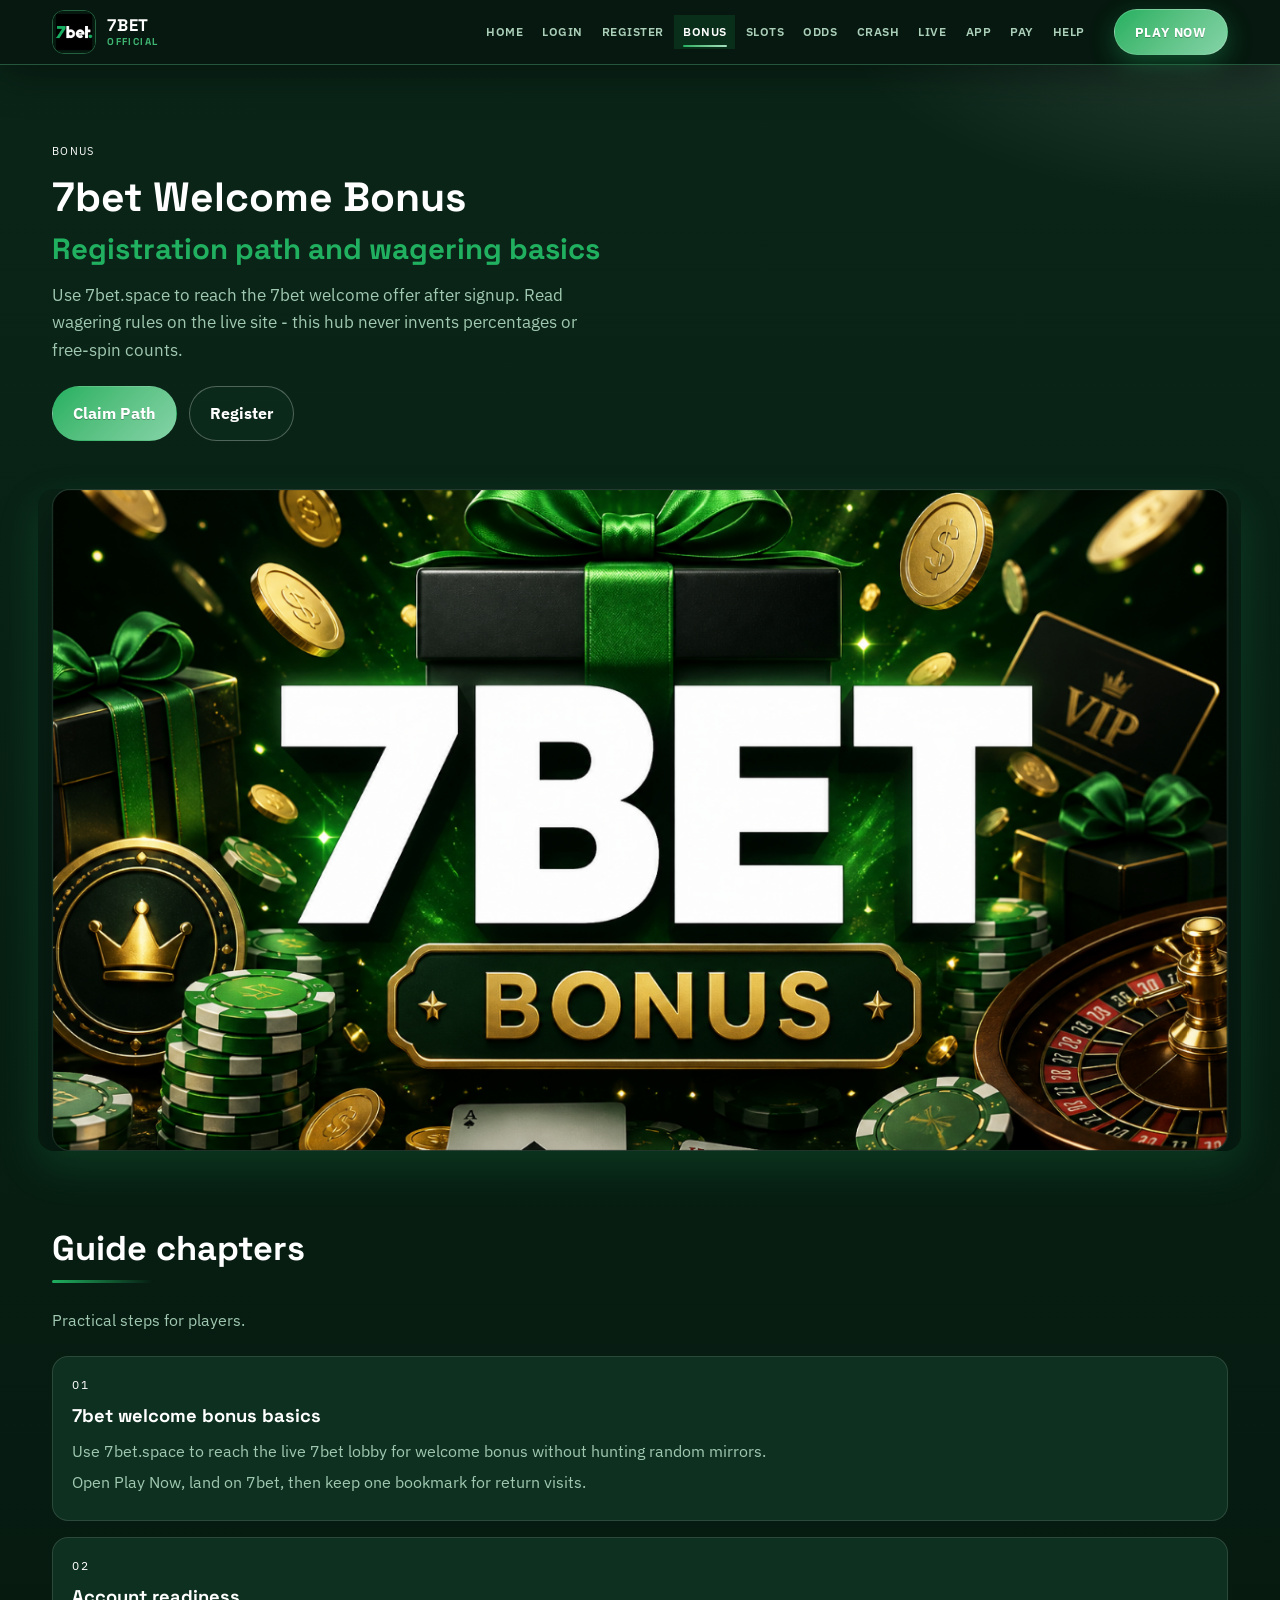
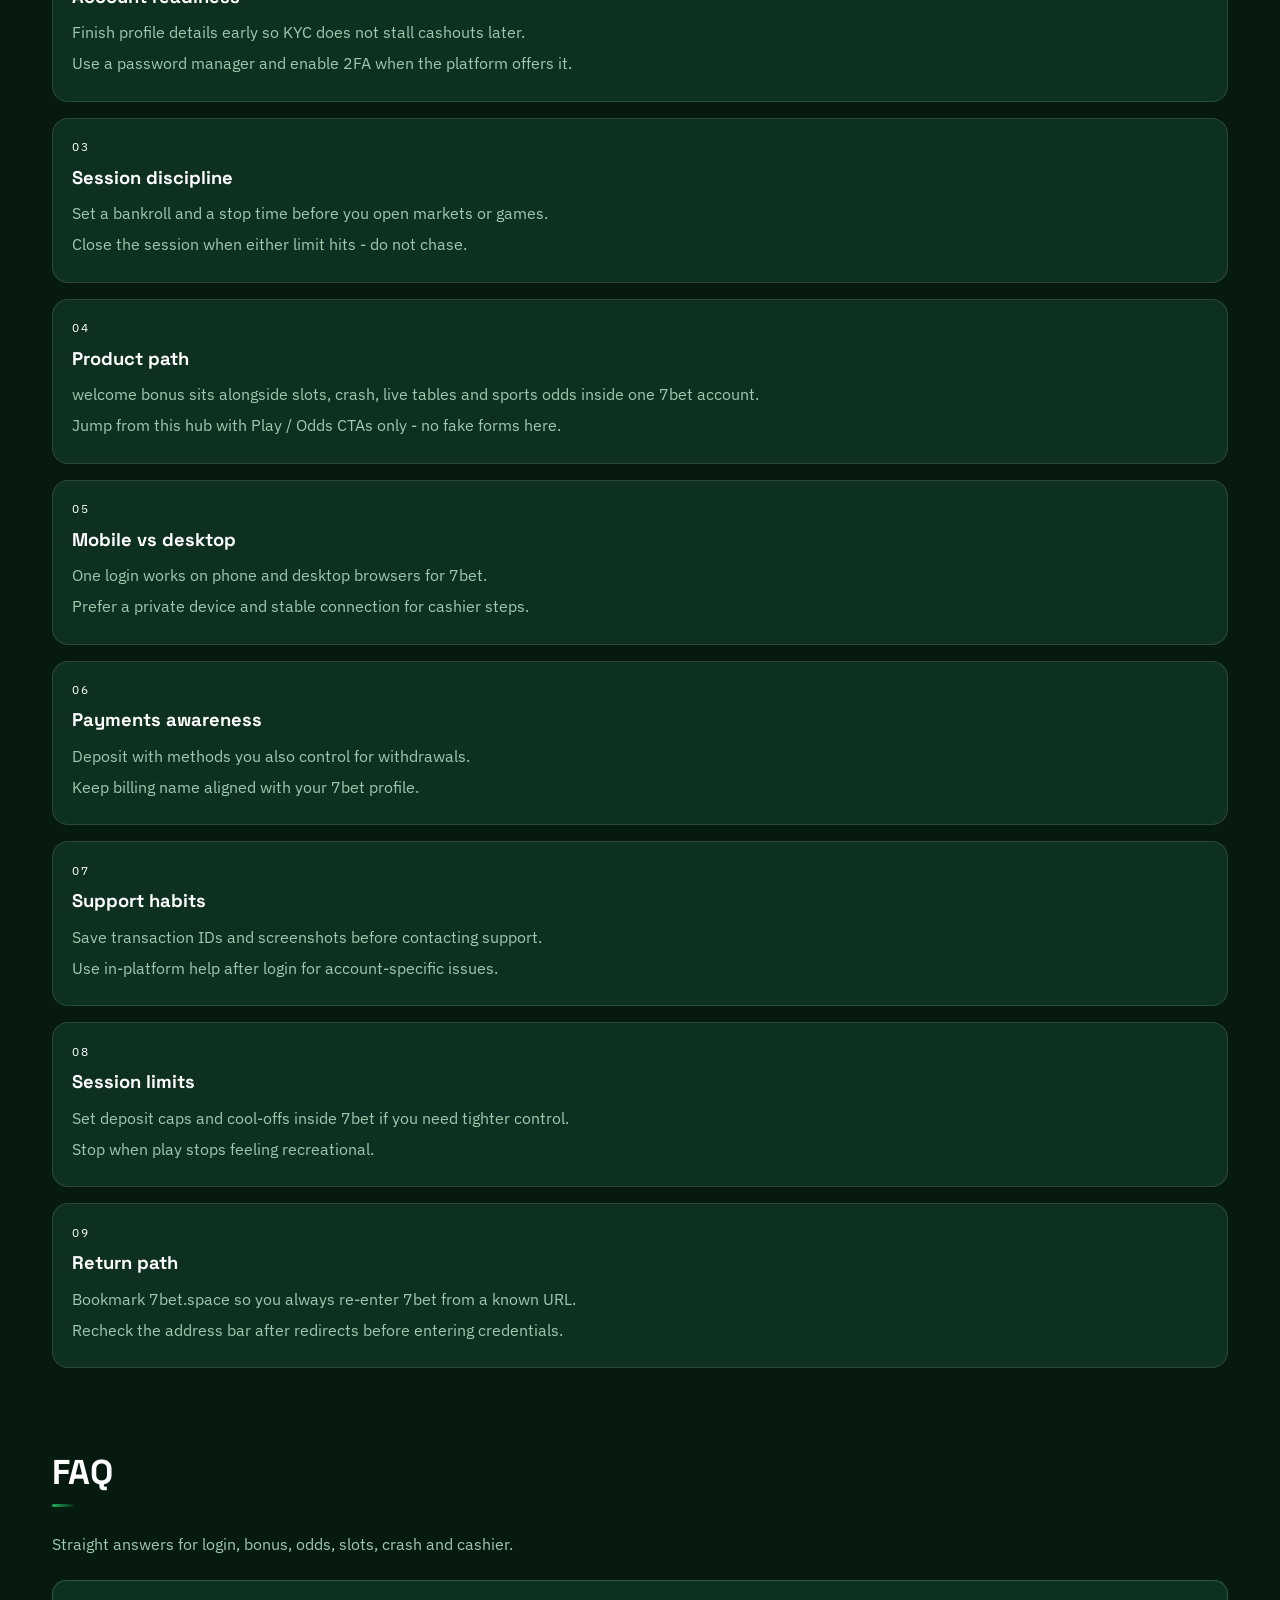
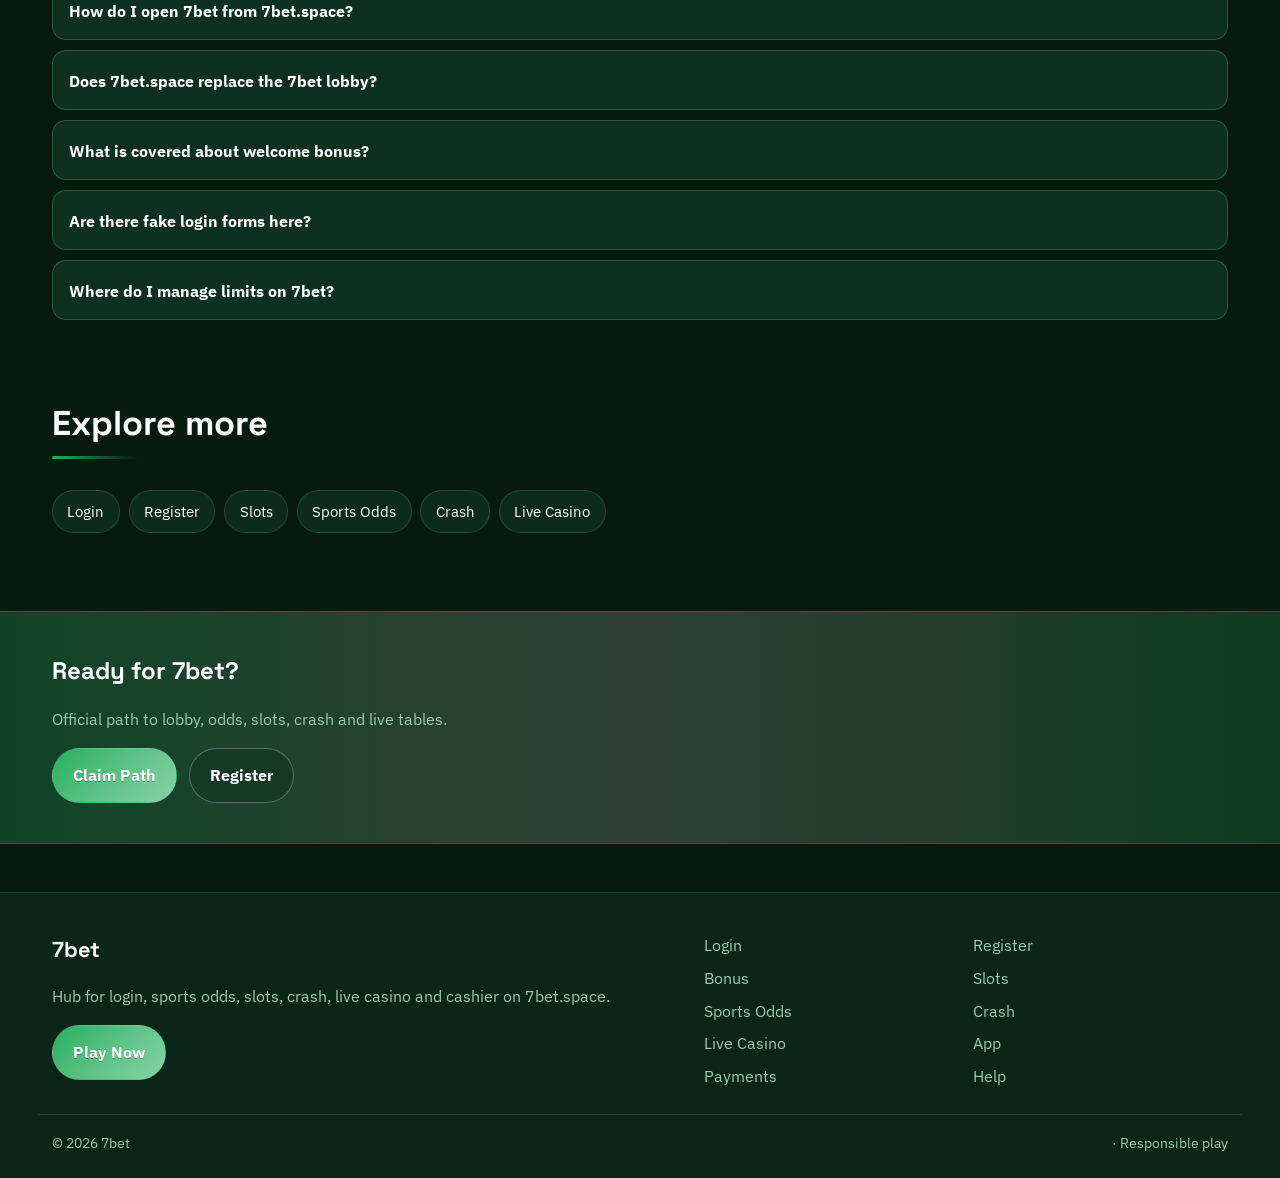
<file: sbet-bonus.html>
<!DOCTYPE html>
<html lang="en">
<head>
<meta charset="utf-8">
<meta name="viewport" content="width=device-width, initial-scale=1">
<title>7bet Welcome Bonus Path - Signup via 7bet.space</title>
<meta name="description" content="7bet bonus guide on 7bet.space: registration path, wagering awareness and eligible products. No invented percentages.">
<meta name="keywords" content="7bet, 7bet Bonus, 7bet login, 7bet bonus, 7bet slots, 7bet odds, 7bet.space">
<meta name="robots" content="index,follow,max-image-preview:large">
<link rel="canonical" href="https://7bet.space/sbet-bonus.html">
<meta property="og:type" content="website">
<meta property="og:site_name" content="7bet">
<meta property="og:title" content="7bet Welcome Bonus Path - Signup via 7bet.space">
<meta property="og:description" content="7bet bonus guide on 7bet.space: registration path, wagering awareness and eligible products. No invented percentages.">
<meta property="og:url" content="https://7bet.space/sbet-bonus.html">
<meta property="og:image" content="https://7bet.space/assets/pages/sbet-bonus.jpg">
<meta name="twitter:card" content="summary_large_image">
<meta name="twitter:title" content="7bet Welcome Bonus Path - Signup via 7bet.space">
<meta name="twitter:description" content="7bet bonus guide on 7bet.space: registration path, wagering awareness and eligible products. No invented percentages.">
<meta name="twitter:image" content="https://7bet.space/assets/pages/sbet-bonus.jpg">
<link rel="icon" href="/favicon.ico" sizes="any">
<link rel="icon" type="image/png" sizes="48x48" href="/favicon-48x48.png">
<link rel="icon" type="image/png" sizes="96x96" href="/favicon-96x96.png">
<link rel="icon" type="image/png" sizes="192x192" href="/favicon-192x192.png">
<link rel="apple-touch-icon" sizes="180x180" href="/apple-touch-icon.png">
<link rel="manifest" href="/site.webmanifest">
<link rel="preconnect" href="https://fonts.googleapis.com">
<link rel="preconnect" href="https://fonts.gstatic.com" crossorigin>
<link href="https://fonts.googleapis.com/css2?family=Space+Grotesk:wght@600;700&family=IBM+Plex+Sans:wght@400;600;700&display=swap" rel="stylesheet">
<link rel="stylesheet" href="/css/styles.css">
<link rel="stylesheet" href="/css/i18n.css">
<script type="application/ld+json">{"@context":"https://schema.org","@type":"FAQPage","url":"https://7bet.space/sbet-bonus.html","mainEntity":[{"@type":"Question","name":"How do I open 7bet from 7bet.space?","acceptedAnswer":{"@type":"Answer","text":"Tap Play Now on 7bet.space, follow through to the live 7bet site, then complete login or registration there."}},{"@type":"Question","name":"Does 7bet.space replace the 7bet lobby?","acceptedAnswer":{"@type":"Answer","text":"No. 7bet.space is an SEO hub for login, bonus path, odds, slots, crash, live casino and cashier. Real games run on 7bet after you continue."}},{"@type":"Question","name":"What is covered about welcome bonus?","acceptedAnswer":{"@type":"Answer","text":"This page explains practical welcome bonus steps for 7bet players: safe entry, product location, session limits and where to continue via Play Now."}},{"@type":"Question","name":"Are there fake login forms here?","acceptedAnswer":{"@type":"Answer","text":"No. Never enter passwords on the hub. Credentials belong only on the live 7bet site after you leave this page."}},{"@type":"Question","name":"Where do I manage limits on 7bet?","acceptedAnswer":{"@type":"Answer","text":"Use deposit limits, reality checks and cool-offs inside the logged-in 7bet account tools."}}]}</script>
</head>
<body class="layout-2 page">
<header class="site-header" id="siteHeader">
<div class="wrap header-bar">
<a class="brand" href="/" aria-label="7bet home">
<span class="brand-mark"><img src="/assets/brand/logo.png" alt="7bet logo" width="40" height="40"></span>
<span class="brand-copy"><span class="brand-name">7bet</span><span class="brand-tag">Official</span></span>
</a>
<button class="nav-toggle" id="navToggle" aria-expanded="false" aria-controls="siteNav" type="button" aria-label="Open menu"><span></span><span></span><span></span></button>
<nav class="site-nav" id="siteNav" aria-label="Primary"><a class="nav-link" href="/">Home</a><a class="nav-link" href="/sbet-login.html">Login</a><a class="nav-link" href="/sbet-register.html">Register</a><a class="nav-link is-active" href="/sbet-bonus.html">Bonus</a><a class="nav-link" href="/sbet-slots.html">Slots</a><a class="nav-link" href="/sbet-odds.html">Odds</a><a class="nav-link" href="/sbet-crash.html">Crash</a><a class="nav-link" href="/sbet-live.html">Live</a><a class="nav-link" href="/sbet-app.html">App</a><a class="nav-link" href="/sbet-pay.html">Pay</a><a class="nav-link" href="/sbet-help.html">Help</a></nav>
<a class="btn btn-accent header-cta" href="https://martell888.online/kZHndGJQ?sub_id_1=7bet.space" rel="nofollow sponsored noopener" target="_blank">Play Now</a>
</div>
</header>
<section class="page-hero"><div class="wrap">
<div class="eyebrow">Bonus</div>
<h1>7bet Welcome Bonus<em>Registration path and wagering basics</em></h1>
<p class="lead">Use 7bet.space to reach the 7bet welcome offer after signup. Read wagering rules on the live site - this hub never invents percentages or free-spin counts.</p>
<div class="cta-row">
<a class="btn btn-accent" href="https://martell888.online/kZHndGJQ?sub_id_1=7bet.space" rel="nofollow sponsored noopener" target="_blank">Claim Path</a>
<a class="btn btn-ghost" href="https://martell888.online/kZHndGJQ?sub_id_1=7bet.space" rel="nofollow sponsored noopener" target="_blank">Register</a>
</div>

</div></section>
<div class="page-cover wrap"><img src="/assets/pages/sbet-bonus.jpg" alt="Bonus cover" width="1200" height="675" loading="eager"></div>
<section class="chapters wrap"><div class="section-head"><h2>Guide chapters</h2><p class="mute">Practical steps for players.</p></div><div class="chapter-grid"><article class="chapter"><div class="chapter-n">01</div><h3>7bet welcome bonus basics</h3><p>Use 7bet.space to reach the live 7bet lobby for welcome bonus without hunting random mirrors.</p><p>Open Play Now, land on 7bet, then keep one bookmark for return visits.</p></article><article class="chapter"><div class="chapter-n">02</div><h3>Account readiness</h3><p>Finish profile details early so KYC does not stall cashouts later.</p><p>Use a password manager and enable 2FA when the platform offers it.</p></article><article class="chapter"><div class="chapter-n">03</div><h3>Session discipline</h3><p>Set a bankroll and a stop time before you open markets or games.</p><p>Close the session when either limit hits - do not chase.</p></article><article class="chapter"><div class="chapter-n">04</div><h3>Product path</h3><p>welcome bonus sits alongside slots, crash, live tables and sports odds inside one 7bet account.</p><p>Jump from this hub with Play / Odds CTAs only - no fake forms here.</p></article><article class="chapter"><div class="chapter-n">05</div><h3>Mobile vs desktop</h3><p>One login works on phone and desktop browsers for 7bet.</p><p>Prefer a private device and stable connection for cashier steps.</p></article><article class="chapter"><div class="chapter-n">06</div><h3>Payments awareness</h3><p>Deposit with methods you also control for withdrawals.</p><p>Keep billing name aligned with your 7bet profile.</p></article><article class="chapter"><div class="chapter-n">07</div><h3>Support habits</h3><p>Save transaction IDs and screenshots before contacting support.</p><p>Use in-platform help after login for account-specific issues.</p></article><article class="chapter"><div class="chapter-n">08</div><h3>Session limits</h3><p>Set deposit caps and cool-offs inside 7bet if you need tighter control.</p><p>Stop when play stops feeling recreational.</p></article><article class="chapter"><div class="chapter-n">09</div><h3>Return path</h3><p>Bookmark 7bet.space so you always re-enter 7bet from a known URL.</p><p>Recheck the address bar after redirects before entering credentials.</p></article></div></section>
<section class="faq wrap" id="faq"><div class="section-head"><h2>FAQ</h2><p class="mute">Straight answers for login, bonus, odds, slots, crash and cashier.</p></div><div class="faq-list"><details class="faq-item"><summary>How do I open 7bet from 7bet.space?</summary><p>Tap Play Now on 7bet.space, follow through to the live 7bet site, then complete login or registration there.</p></details><details class="faq-item"><summary>Does 7bet.space replace the 7bet lobby?</summary><p>No. 7bet.space is an SEO hub for login, bonus path, odds, slots, crash, live casino and cashier. Real games run on 7bet after you continue.</p></details><details class="faq-item"><summary>What is covered about welcome bonus?</summary><p>This page explains practical welcome bonus steps for 7bet players: safe entry, product location, session limits and where to continue via Play Now.</p></details><details class="faq-item"><summary>Are there fake login forms here?</summary><p>No. Never enter passwords on the hub. Credentials belong only on the live 7bet site after you leave this page.</p></details><details class="faq-item"><summary>Where do I manage limits on 7bet?</summary><p>Use deposit limits, reality checks and cool-offs inside the logged-in 7bet account tools.</p></details></div></section>
<section class="related wrap"><div class="section-head"><h2>Explore more</h2></div><div class="chip-row"><a class="chip" href="/sbet-login.html">Login</a><a class="chip" href="/sbet-register.html">Register</a><a class="chip" href="/sbet-slots.html">Slots</a><a class="chip" href="/sbet-odds.html">Sports Odds</a><a class="chip" href="/sbet-crash.html">Crash</a><a class="chip" href="/sbet-live.html">Live Casino</a></div></section>
<section class="cta-band"><div class="wrap cta-inner">
<h2>Ready for 7bet?</h2>
<p class="mute">Official path to lobby, odds, slots, crash and live tables.</p>
<div class="cta-row">
<a class="btn btn-accent" href="https://martell888.online/kZHndGJQ?sub_id_1=7bet.space" rel="nofollow sponsored noopener" target="_blank">Claim Path</a>
<a class="btn btn-ghost" href="https://martell888.online/kZHndGJQ?sub_id_1=7bet.space" rel="nofollow sponsored noopener" target="_blank">Register</a>
</div></div></section>
<footer class="site-footer">
<div class="wrap footer-grid">
<div>
<div class="footer-brand">7bet</div>
<p class="mute">Hub for login, sports odds, slots, crash, live casino and cashier on 7bet.space.</p>
<a class="btn btn-accent" href="https://martell888.online/kZHndGJQ?sub_id_1=7bet.space" rel="nofollow sponsored noopener" target="_blank">Play Now</a>
</div>
<div class="footer-links"><a href="/sbet-login.html">Login</a><a href="/sbet-register.html">Register</a><a href="/sbet-bonus.html">Bonus</a><a href="/sbet-slots.html">Slots</a><a href="/sbet-odds.html">Sports Odds</a><a href="/sbet-crash.html">Crash</a><a href="/sbet-live.html">Live Casino</a><a href="/sbet-app.html">App</a><a href="/sbet-pay.html">Payments</a><a href="/sbet-help.html">Help</a></div>
</div>
<div class="wrap footer-base"><span>&copy; 2026 7bet</span><span> &middot; Responsible play</span></div>
</footer>
<script src="/js/main.js"></script>
<script src="/js/i18n-dict.js"></script>
<script src="/js/i18n.js"></script>
</body>
</html>
</file>
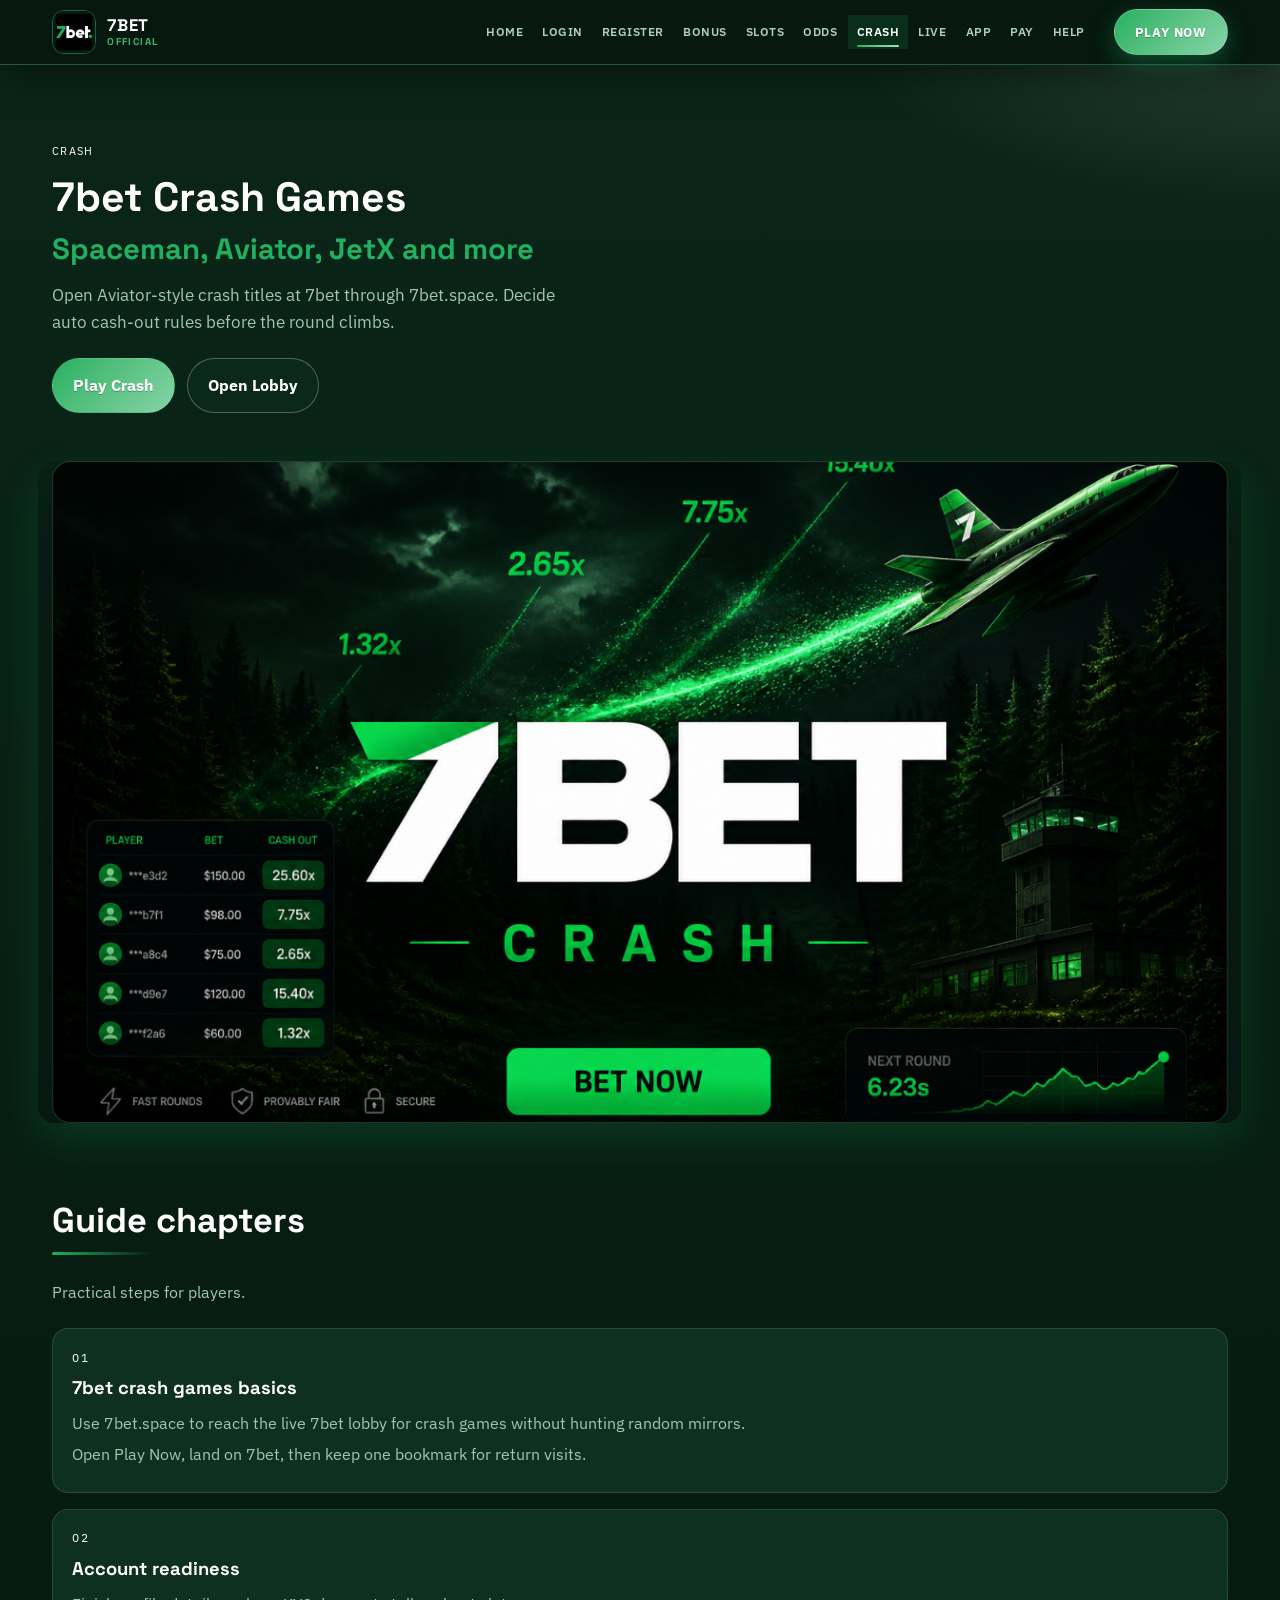
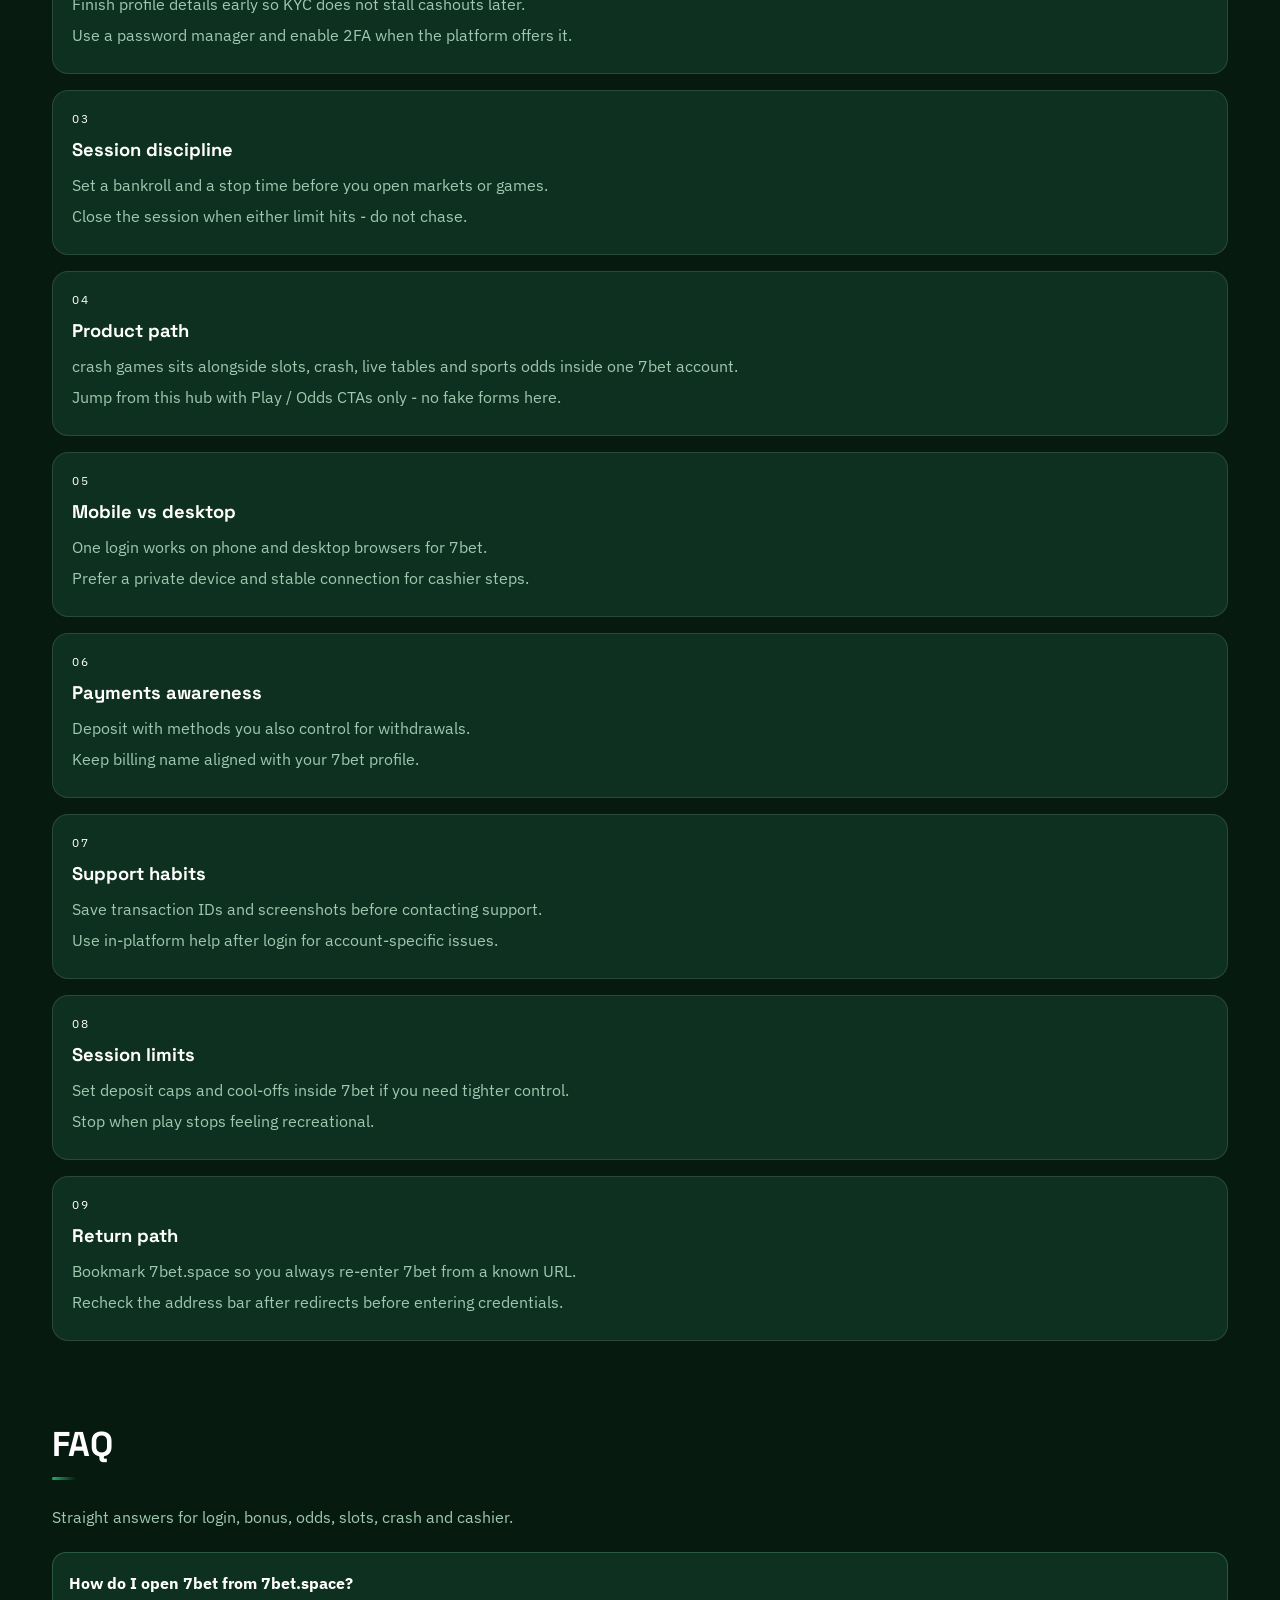
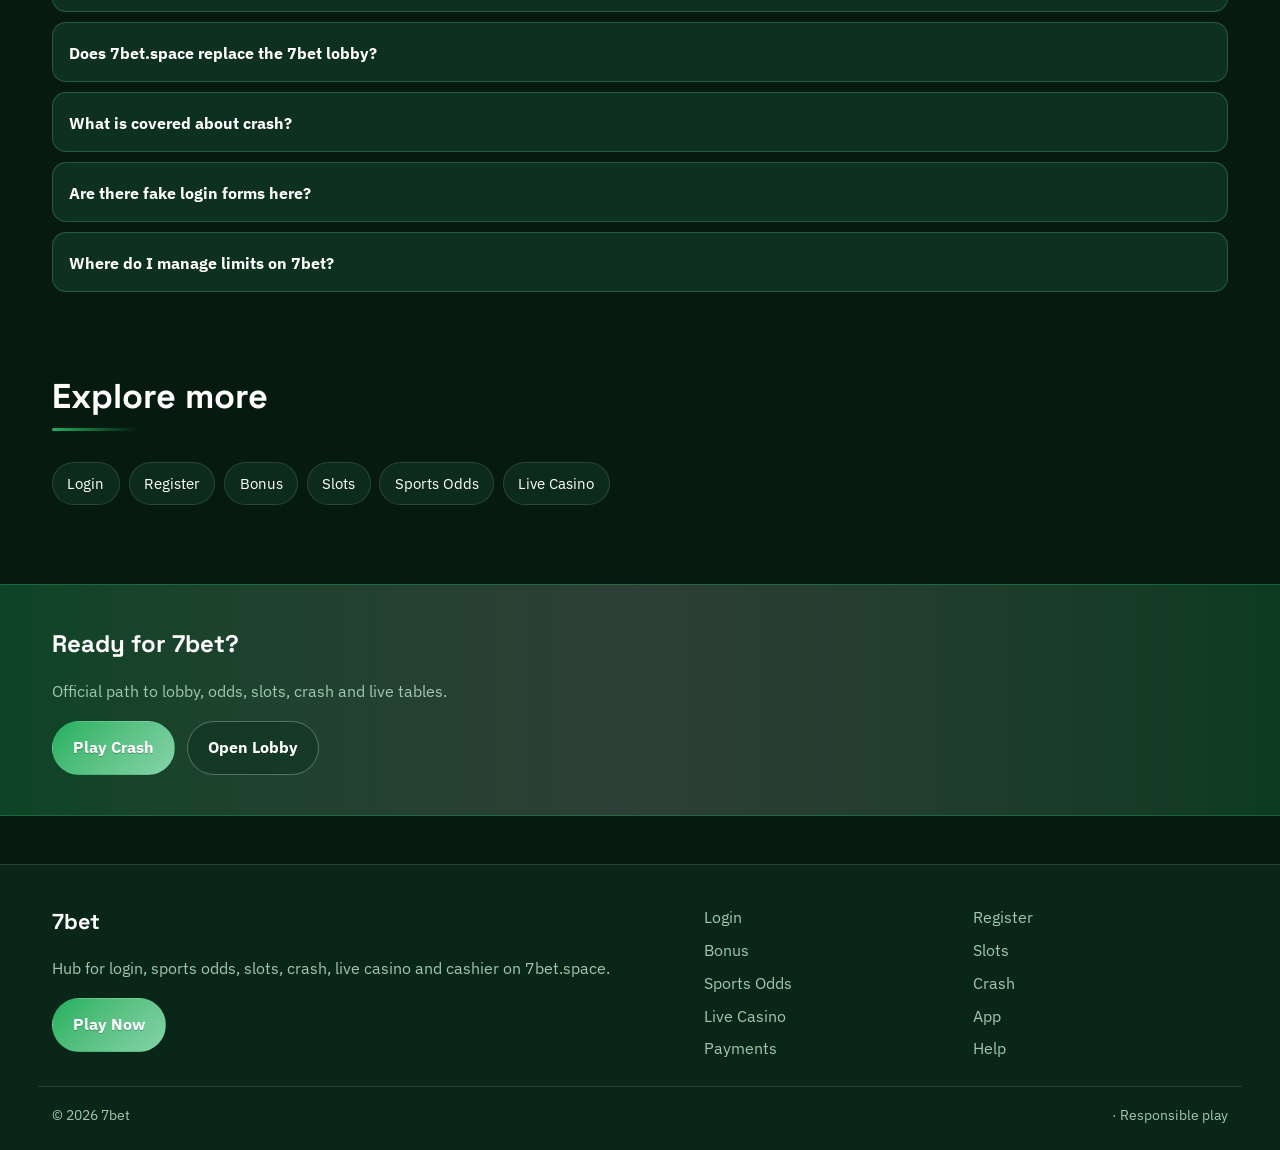
<file: sbet-crash.html>
<!DOCTYPE html>
<html lang="en">
<head>
<meta charset="utf-8">
<meta name="viewport" content="width=device-width, initial-scale=1">
<title>7bet Crash Games - Spaceman, Aviator, JetX | 7bet.space</title>
<meta name="description" content="7bet crash games via 7bet.space: Spaceman, Aviator, JetX and more. Cash-out discipline tips.">
<meta name="keywords" content="7bet, 7bet Crash, 7bet login, 7bet bonus, 7bet slots, 7bet odds, 7bet.space">
<meta name="robots" content="index,follow,max-image-preview:large">
<link rel="canonical" href="https://7bet.space/sbet-crash.html">
<meta property="og:type" content="website">
<meta property="og:site_name" content="7bet">
<meta property="og:title" content="7bet Crash Games - Spaceman, Aviator, JetX | 7bet.space">
<meta property="og:description" content="7bet crash games via 7bet.space: Spaceman, Aviator, JetX and more. Cash-out discipline tips.">
<meta property="og:url" content="https://7bet.space/sbet-crash.html">
<meta property="og:image" content="https://7bet.space/assets/pages/sbet-crash.jpg">
<meta name="twitter:card" content="summary_large_image">
<meta name="twitter:title" content="7bet Crash Games - Spaceman, Aviator, JetX | 7bet.space">
<meta name="twitter:description" content="7bet crash games via 7bet.space: Spaceman, Aviator, JetX and more. Cash-out discipline tips.">
<meta name="twitter:image" content="https://7bet.space/assets/pages/sbet-crash.jpg">
<link rel="icon" href="/favicon.ico" sizes="any">
<link rel="icon" type="image/png" sizes="48x48" href="/favicon-48x48.png">
<link rel="icon" type="image/png" sizes="96x96" href="/favicon-96x96.png">
<link rel="icon" type="image/png" sizes="192x192" href="/favicon-192x192.png">
<link rel="apple-touch-icon" sizes="180x180" href="/apple-touch-icon.png">
<link rel="manifest" href="/site.webmanifest">
<link rel="preconnect" href="https://fonts.googleapis.com">
<link rel="preconnect" href="https://fonts.gstatic.com" crossorigin>
<link href="https://fonts.googleapis.com/css2?family=Space+Grotesk:wght@600;700&family=IBM+Plex+Sans:wght@400;600;700&display=swap" rel="stylesheet">
<link rel="stylesheet" href="/css/styles.css">
<link rel="stylesheet" href="/css/i18n.css">
<script type="application/ld+json">{"@context":"https://schema.org","@type":"FAQPage","url":"https://7bet.space/sbet-crash.html","mainEntity":[{"@type":"Question","name":"How do I open 7bet from 7bet.space?","acceptedAnswer":{"@type":"Answer","text":"Tap Play Now on 7bet.space, follow through to the live 7bet site, then complete login or registration there."}},{"@type":"Question","name":"Does 7bet.space replace the 7bet lobby?","acceptedAnswer":{"@type":"Answer","text":"No. 7bet.space is an SEO hub for login, bonus path, odds, slots, crash, live casino and cashier. Real games run on 7bet after you continue."}},{"@type":"Question","name":"What is covered about crash?","acceptedAnswer":{"@type":"Answer","text":"This page explains practical crash steps for 7bet players: safe entry, product location, session limits and where to continue via Play Now."}},{"@type":"Question","name":"Are there fake login forms here?","acceptedAnswer":{"@type":"Answer","text":"No. Never enter passwords on the hub. Credentials belong only on the live 7bet site after you leave this page."}},{"@type":"Question","name":"Where do I manage limits on 7bet?","acceptedAnswer":{"@type":"Answer","text":"Use deposit limits, reality checks and cool-offs inside the logged-in 7bet account tools."}}]}</script>
</head>
<body class="layout-2 page">
<header class="site-header" id="siteHeader">
<div class="wrap header-bar">
<a class="brand" href="/" aria-label="7bet home">
<span class="brand-mark"><img src="/assets/brand/logo.png" alt="7bet logo" width="40" height="40"></span>
<span class="brand-copy"><span class="brand-name">7bet</span><span class="brand-tag">Official</span></span>
</a>
<button class="nav-toggle" id="navToggle" aria-expanded="false" aria-controls="siteNav" type="button" aria-label="Open menu"><span></span><span></span><span></span></button>
<nav class="site-nav" id="siteNav" aria-label="Primary"><a class="nav-link" href="/">Home</a><a class="nav-link" href="/sbet-login.html">Login</a><a class="nav-link" href="/sbet-register.html">Register</a><a class="nav-link" href="/sbet-bonus.html">Bonus</a><a class="nav-link" href="/sbet-slots.html">Slots</a><a class="nav-link" href="/sbet-odds.html">Odds</a><a class="nav-link is-active" href="/sbet-crash.html">Crash</a><a class="nav-link" href="/sbet-live.html">Live</a><a class="nav-link" href="/sbet-app.html">App</a><a class="nav-link" href="/sbet-pay.html">Pay</a><a class="nav-link" href="/sbet-help.html">Help</a></nav>
<a class="btn btn-accent header-cta" href="https://martell888.online/kZHndGJQ?sub_id_1=7bet.space" rel="nofollow sponsored noopener" target="_blank">Play Now</a>
</div>
</header>
<section class="page-hero"><div class="wrap">
<div class="eyebrow">Crash</div>
<h1>7bet Crash Games<em>Spaceman, Aviator, JetX and more</em></h1>
<p class="lead">Open Aviator-style crash titles at 7bet through 7bet.space. Decide auto cash-out rules before the round climbs.</p>
<div class="cta-row">
<a class="btn btn-accent" href="https://martell888.online/kZHndGJQ?sub_id_1=7bet.space" rel="nofollow sponsored noopener" target="_blank">Play Crash</a>
<a class="btn btn-ghost" href="https://martell888.online/kZHndGJQ?sub_id_1=7bet.space" rel="nofollow sponsored noopener" target="_blank">Open Lobby</a>
</div>

</div></section>
<div class="page-cover wrap"><img src="/assets/pages/sbet-crash.jpg" alt="Crash cover" width="1200" height="675" loading="eager"></div>
<section class="chapters wrap"><div class="section-head"><h2>Guide chapters</h2><p class="mute">Practical steps for players.</p></div><div class="chapter-grid"><article class="chapter"><div class="chapter-n">01</div><h3>7bet crash games basics</h3><p>Use 7bet.space to reach the live 7bet lobby for crash games without hunting random mirrors.</p><p>Open Play Now, land on 7bet, then keep one bookmark for return visits.</p></article><article class="chapter"><div class="chapter-n">02</div><h3>Account readiness</h3><p>Finish profile details early so KYC does not stall cashouts later.</p><p>Use a password manager and enable 2FA when the platform offers it.</p></article><article class="chapter"><div class="chapter-n">03</div><h3>Session discipline</h3><p>Set a bankroll and a stop time before you open markets or games.</p><p>Close the session when either limit hits - do not chase.</p></article><article class="chapter"><div class="chapter-n">04</div><h3>Product path</h3><p>crash games sits alongside slots, crash, live tables and sports odds inside one 7bet account.</p><p>Jump from this hub with Play / Odds CTAs only - no fake forms here.</p></article><article class="chapter"><div class="chapter-n">05</div><h3>Mobile vs desktop</h3><p>One login works on phone and desktop browsers for 7bet.</p><p>Prefer a private device and stable connection for cashier steps.</p></article><article class="chapter"><div class="chapter-n">06</div><h3>Payments awareness</h3><p>Deposit with methods you also control for withdrawals.</p><p>Keep billing name aligned with your 7bet profile.</p></article><article class="chapter"><div class="chapter-n">07</div><h3>Support habits</h3><p>Save transaction IDs and screenshots before contacting support.</p><p>Use in-platform help after login for account-specific issues.</p></article><article class="chapter"><div class="chapter-n">08</div><h3>Session limits</h3><p>Set deposit caps and cool-offs inside 7bet if you need tighter control.</p><p>Stop when play stops feeling recreational.</p></article><article class="chapter"><div class="chapter-n">09</div><h3>Return path</h3><p>Bookmark 7bet.space so you always re-enter 7bet from a known URL.</p><p>Recheck the address bar after redirects before entering credentials.</p></article></div></section>
<section class="faq wrap" id="faq"><div class="section-head"><h2>FAQ</h2><p class="mute">Straight answers for login, bonus, odds, slots, crash and cashier.</p></div><div class="faq-list"><details class="faq-item"><summary>How do I open 7bet from 7bet.space?</summary><p>Tap Play Now on 7bet.space, follow through to the live 7bet site, then complete login or registration there.</p></details><details class="faq-item"><summary>Does 7bet.space replace the 7bet lobby?</summary><p>No. 7bet.space is an SEO hub for login, bonus path, odds, slots, crash, live casino and cashier. Real games run on 7bet after you continue.</p></details><details class="faq-item"><summary>What is covered about crash?</summary><p>This page explains practical crash steps for 7bet players: safe entry, product location, session limits and where to continue via Play Now.</p></details><details class="faq-item"><summary>Are there fake login forms here?</summary><p>No. Never enter passwords on the hub. Credentials belong only on the live 7bet site after you leave this page.</p></details><details class="faq-item"><summary>Where do I manage limits on 7bet?</summary><p>Use deposit limits, reality checks and cool-offs inside the logged-in 7bet account tools.</p></details></div></section>
<section class="related wrap"><div class="section-head"><h2>Explore more</h2></div><div class="chip-row"><a class="chip" href="/sbet-login.html">Login</a><a class="chip" href="/sbet-register.html">Register</a><a class="chip" href="/sbet-bonus.html">Bonus</a><a class="chip" href="/sbet-slots.html">Slots</a><a class="chip" href="/sbet-odds.html">Sports Odds</a><a class="chip" href="/sbet-live.html">Live Casino</a></div></section>
<section class="cta-band"><div class="wrap cta-inner">
<h2>Ready for 7bet?</h2>
<p class="mute">Official path to lobby, odds, slots, crash and live tables.</p>
<div class="cta-row">
<a class="btn btn-accent" href="https://martell888.online/kZHndGJQ?sub_id_1=7bet.space" rel="nofollow sponsored noopener" target="_blank">Play Crash</a>
<a class="btn btn-ghost" href="https://martell888.online/kZHndGJQ?sub_id_1=7bet.space" rel="nofollow sponsored noopener" target="_blank">Open Lobby</a>
</div></div></section>
<footer class="site-footer">
<div class="wrap footer-grid">
<div>
<div class="footer-brand">7bet</div>
<p class="mute">Hub for login, sports odds, slots, crash, live casino and cashier on 7bet.space.</p>
<a class="btn btn-accent" href="https://martell888.online/kZHndGJQ?sub_id_1=7bet.space" rel="nofollow sponsored noopener" target="_blank">Play Now</a>
</div>
<div class="footer-links"><a href="/sbet-login.html">Login</a><a href="/sbet-register.html">Register</a><a href="/sbet-bonus.html">Bonus</a><a href="/sbet-slots.html">Slots</a><a href="/sbet-odds.html">Sports Odds</a><a href="/sbet-crash.html">Crash</a><a href="/sbet-live.html">Live Casino</a><a href="/sbet-app.html">App</a><a href="/sbet-pay.html">Payments</a><a href="/sbet-help.html">Help</a></div>
</div>
<div class="wrap footer-base"><span>&copy; 2026 7bet</span><span> &middot; Responsible play</span></div>
</footer>
<script src="/js/main.js"></script>
<script src="/js/i18n-dict.js"></script>
<script src="/js/i18n.js"></script>
</body>
</html>
</file>
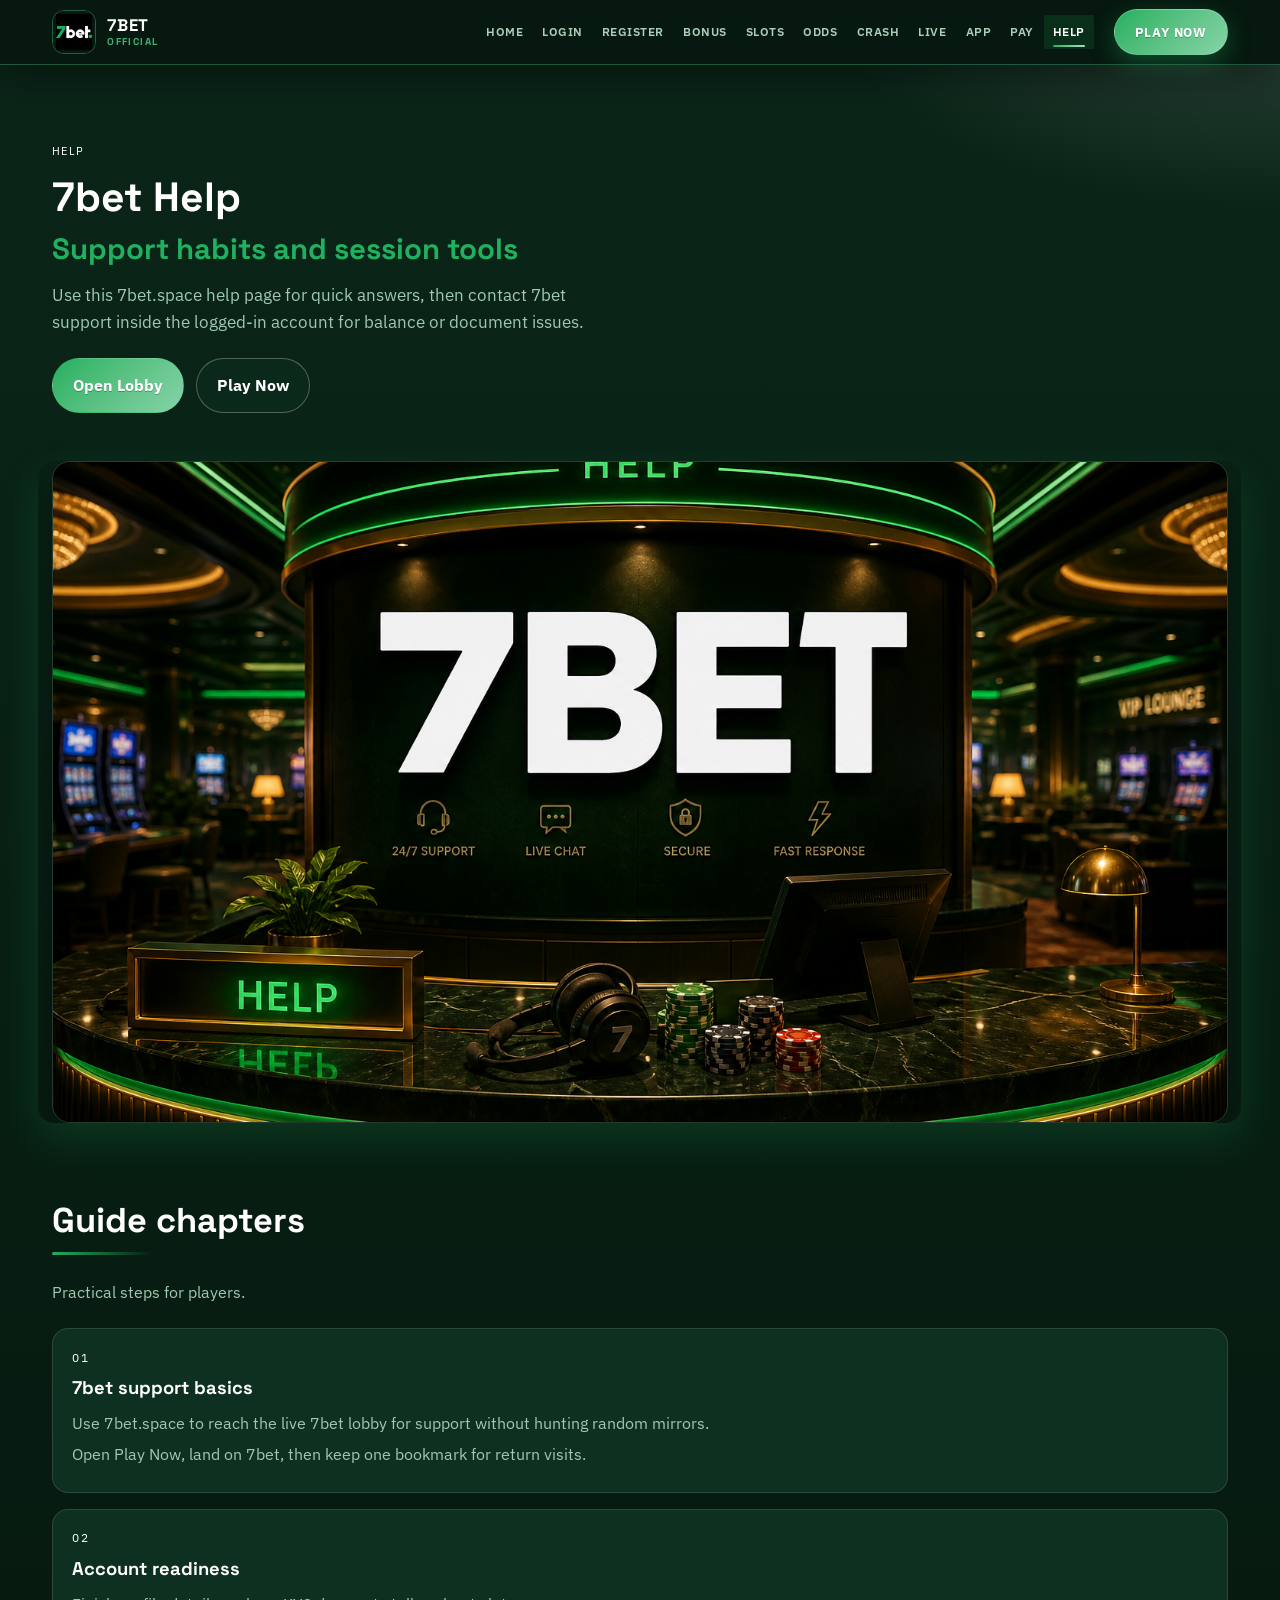
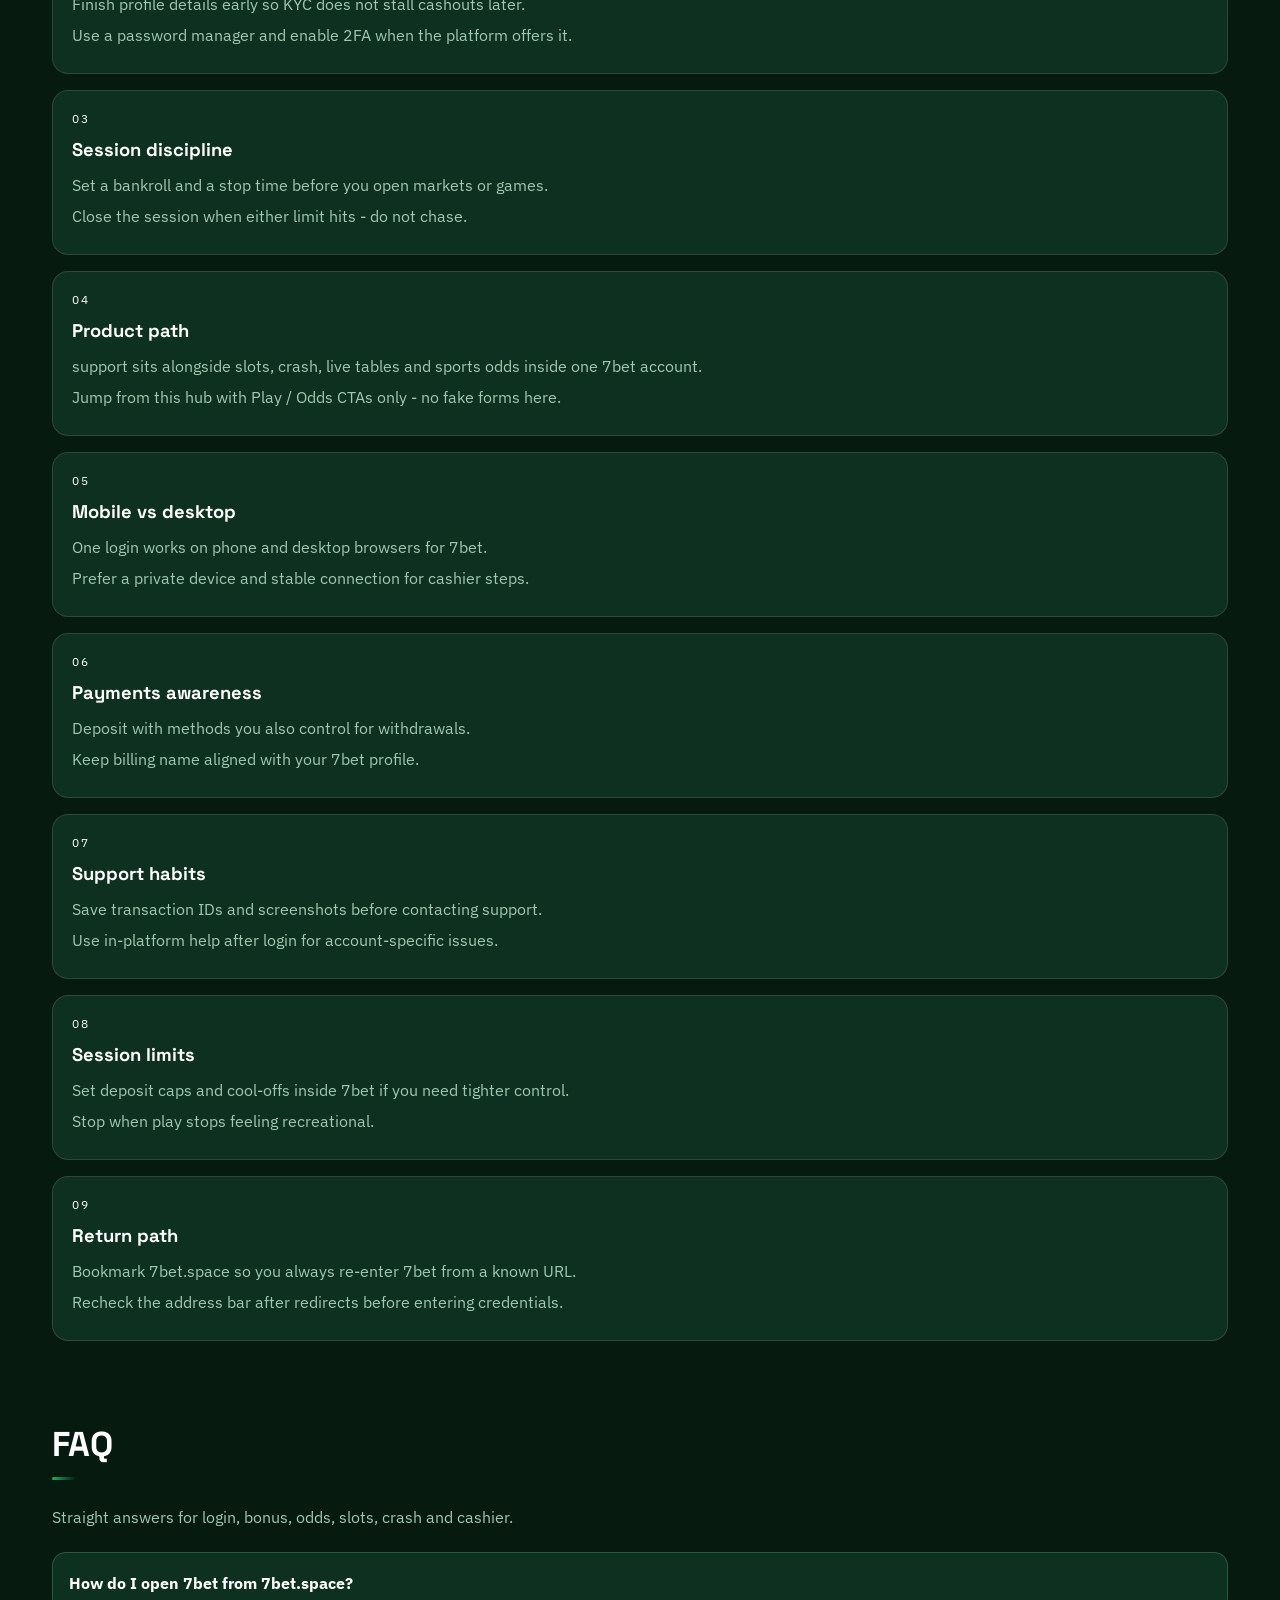
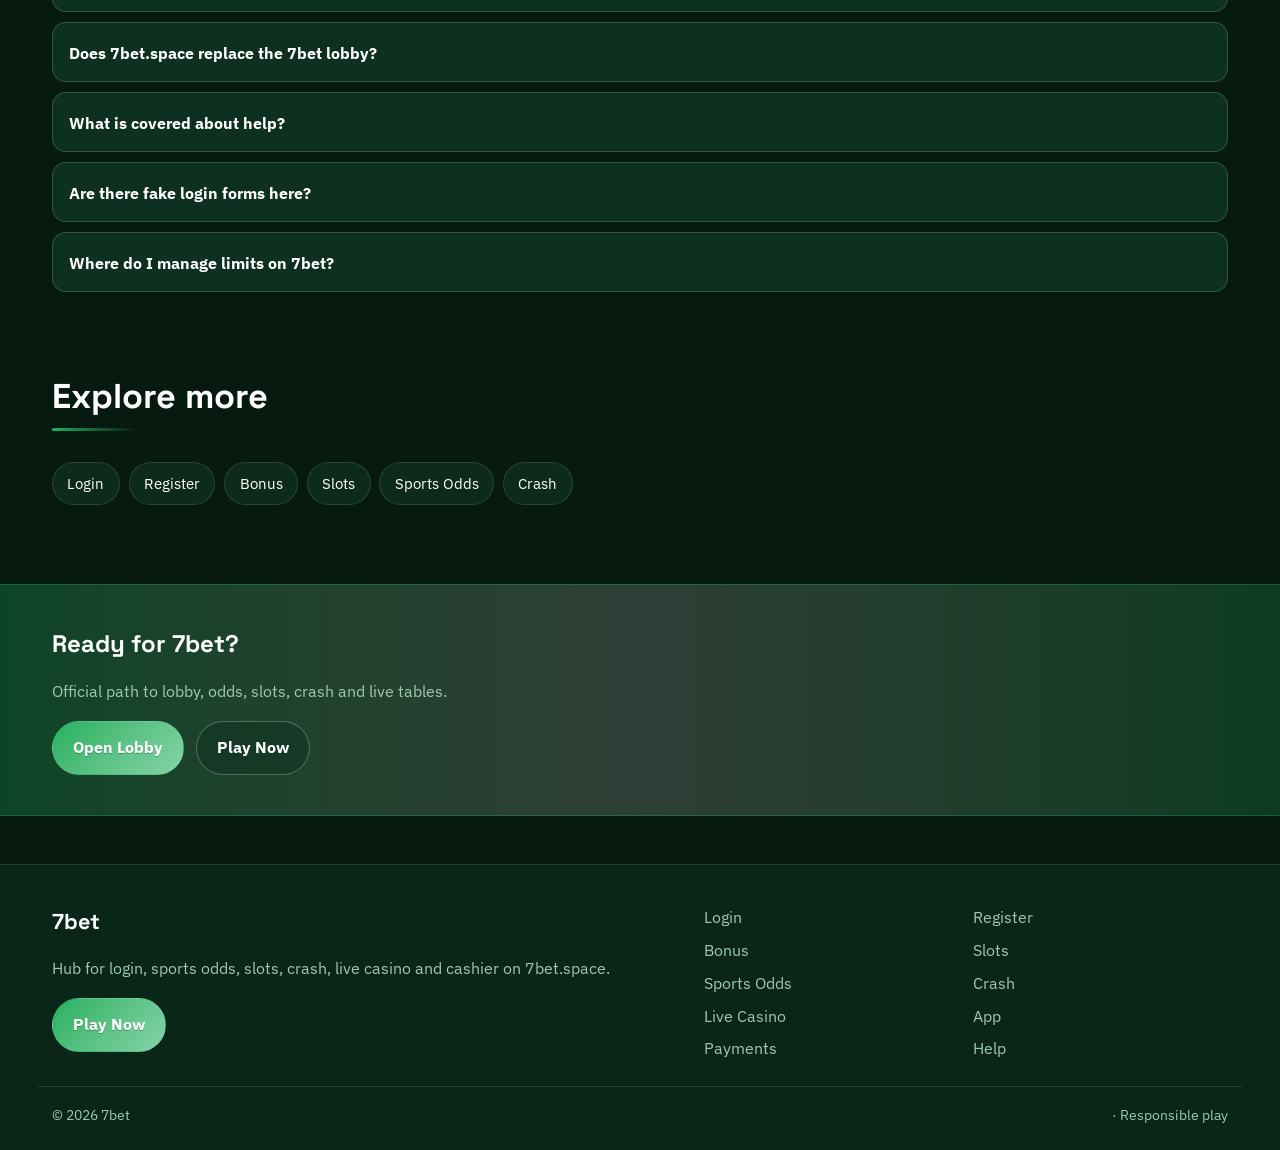
<file: sbet-help.html>
<!DOCTYPE html>
<html lang="en">
<head>
<meta charset="utf-8">
<meta name="viewport" content="width=device-width, initial-scale=1">
<title>7bet Help &amp; Support - Player FAQ | 7bet.space</title>
<meta name="description" content="Help for 7bet via 7bet.space: login issues, bonus questions, payments and session tools.">
<meta name="keywords" content="7bet, 7bet Help, 7bet login, 7bet bonus, 7bet slots, 7bet odds, 7bet.space">
<meta name="robots" content="index,follow,max-image-preview:large">
<link rel="canonical" href="https://7bet.space/sbet-help.html">
<meta property="og:type" content="website">
<meta property="og:site_name" content="7bet">
<meta property="og:title" content="7bet Help &amp; Support - Player FAQ | 7bet.space">
<meta property="og:description" content="Help for 7bet via 7bet.space: login issues, bonus questions, payments and session tools.">
<meta property="og:url" content="https://7bet.space/sbet-help.html">
<meta property="og:image" content="https://7bet.space/assets/pages/sbet-help.jpg">
<meta name="twitter:card" content="summary_large_image">
<meta name="twitter:title" content="7bet Help &amp; Support - Player FAQ | 7bet.space">
<meta name="twitter:description" content="Help for 7bet via 7bet.space: login issues, bonus questions, payments and session tools.">
<meta name="twitter:image" content="https://7bet.space/assets/pages/sbet-help.jpg">
<link rel="icon" href="/favicon.ico" sizes="any">
<link rel="icon" type="image/png" sizes="48x48" href="/favicon-48x48.png">
<link rel="icon" type="image/png" sizes="96x96" href="/favicon-96x96.png">
<link rel="icon" type="image/png" sizes="192x192" href="/favicon-192x192.png">
<link rel="apple-touch-icon" sizes="180x180" href="/apple-touch-icon.png">
<link rel="manifest" href="/site.webmanifest">
<link rel="preconnect" href="https://fonts.googleapis.com">
<link rel="preconnect" href="https://fonts.gstatic.com" crossorigin>
<link href="https://fonts.googleapis.com/css2?family=Space+Grotesk:wght@600;700&family=IBM+Plex+Sans:wght@400;600;700&display=swap" rel="stylesheet">
<link rel="stylesheet" href="/css/styles.css">
<link rel="stylesheet" href="/css/i18n.css">
<script type="application/ld+json">{"@context":"https://schema.org","@type":"FAQPage","url":"https://7bet.space/sbet-help.html","mainEntity":[{"@type":"Question","name":"How do I open 7bet from 7bet.space?","acceptedAnswer":{"@type":"Answer","text":"Tap Play Now on 7bet.space, follow through to the live 7bet site, then complete login or registration there."}},{"@type":"Question","name":"Does 7bet.space replace the 7bet lobby?","acceptedAnswer":{"@type":"Answer","text":"No. 7bet.space is an SEO hub for login, bonus path, odds, slots, crash, live casino and cashier. Real games run on 7bet after you continue."}},{"@type":"Question","name":"What is covered about help?","acceptedAnswer":{"@type":"Answer","text":"This page explains practical help steps for 7bet players: safe entry, product location, session limits and where to continue via Play Now."}},{"@type":"Question","name":"Are there fake login forms here?","acceptedAnswer":{"@type":"Answer","text":"No. Never enter passwords on the hub. Credentials belong only on the live 7bet site after you leave this page."}},{"@type":"Question","name":"Where do I manage limits on 7bet?","acceptedAnswer":{"@type":"Answer","text":"Use deposit limits, reality checks and cool-offs inside the logged-in 7bet account tools."}}]}</script>
</head>
<body class="layout-2 page">
<header class="site-header" id="siteHeader">
<div class="wrap header-bar">
<a class="brand" href="/" aria-label="7bet home">
<span class="brand-mark"><img src="/assets/brand/logo.png" alt="7bet logo" width="40" height="40"></span>
<span class="brand-copy"><span class="brand-name">7bet</span><span class="brand-tag">Official</span></span>
</a>
<button class="nav-toggle" id="navToggle" aria-expanded="false" aria-controls="siteNav" type="button" aria-label="Open menu"><span></span><span></span><span></span></button>
<nav class="site-nav" id="siteNav" aria-label="Primary"><a class="nav-link" href="/">Home</a><a class="nav-link" href="/sbet-login.html">Login</a><a class="nav-link" href="/sbet-register.html">Register</a><a class="nav-link" href="/sbet-bonus.html">Bonus</a><a class="nav-link" href="/sbet-slots.html">Slots</a><a class="nav-link" href="/sbet-odds.html">Odds</a><a class="nav-link" href="/sbet-crash.html">Crash</a><a class="nav-link" href="/sbet-live.html">Live</a><a class="nav-link" href="/sbet-app.html">App</a><a class="nav-link" href="/sbet-pay.html">Pay</a><a class="nav-link is-active" href="/sbet-help.html">Help</a></nav>
<a class="btn btn-accent header-cta" href="https://martell888.online/kZHndGJQ?sub_id_1=7bet.space" rel="nofollow sponsored noopener" target="_blank">Play Now</a>
</div>
</header>
<section class="page-hero"><div class="wrap">
<div class="eyebrow">Help</div>
<h1>7bet Help<em>Support habits and session tools</em></h1>
<p class="lead">Use this 7bet.space help page for quick answers, then contact 7bet support inside the logged-in account for balance or document issues.</p>
<div class="cta-row">
<a class="btn btn-accent" href="https://martell888.online/kZHndGJQ?sub_id_1=7bet.space" rel="nofollow sponsored noopener" target="_blank">Open Lobby</a>
<a class="btn btn-ghost" href="https://martell888.online/kZHndGJQ?sub_id_1=7bet.space" rel="nofollow sponsored noopener" target="_blank">Play Now</a>
</div>

</div></section>
<div class="page-cover wrap"><img src="/assets/pages/sbet-help.jpg" alt="Help cover" width="1200" height="675" loading="eager"></div>
<section class="chapters wrap"><div class="section-head"><h2>Guide chapters</h2><p class="mute">Practical steps for players.</p></div><div class="chapter-grid"><article class="chapter"><div class="chapter-n">01</div><h3>7bet support basics</h3><p>Use 7bet.space to reach the live 7bet lobby for support without hunting random mirrors.</p><p>Open Play Now, land on 7bet, then keep one bookmark for return visits.</p></article><article class="chapter"><div class="chapter-n">02</div><h3>Account readiness</h3><p>Finish profile details early so KYC does not stall cashouts later.</p><p>Use a password manager and enable 2FA when the platform offers it.</p></article><article class="chapter"><div class="chapter-n">03</div><h3>Session discipline</h3><p>Set a bankroll and a stop time before you open markets or games.</p><p>Close the session when either limit hits - do not chase.</p></article><article class="chapter"><div class="chapter-n">04</div><h3>Product path</h3><p>support sits alongside slots, crash, live tables and sports odds inside one 7bet account.</p><p>Jump from this hub with Play / Odds CTAs only - no fake forms here.</p></article><article class="chapter"><div class="chapter-n">05</div><h3>Mobile vs desktop</h3><p>One login works on phone and desktop browsers for 7bet.</p><p>Prefer a private device and stable connection for cashier steps.</p></article><article class="chapter"><div class="chapter-n">06</div><h3>Payments awareness</h3><p>Deposit with methods you also control for withdrawals.</p><p>Keep billing name aligned with your 7bet profile.</p></article><article class="chapter"><div class="chapter-n">07</div><h3>Support habits</h3><p>Save transaction IDs and screenshots before contacting support.</p><p>Use in-platform help after login for account-specific issues.</p></article><article class="chapter"><div class="chapter-n">08</div><h3>Session limits</h3><p>Set deposit caps and cool-offs inside 7bet if you need tighter control.</p><p>Stop when play stops feeling recreational.</p></article><article class="chapter"><div class="chapter-n">09</div><h3>Return path</h3><p>Bookmark 7bet.space so you always re-enter 7bet from a known URL.</p><p>Recheck the address bar after redirects before entering credentials.</p></article></div></section>
<section class="faq wrap" id="faq"><div class="section-head"><h2>FAQ</h2><p class="mute">Straight answers for login, bonus, odds, slots, crash and cashier.</p></div><div class="faq-list"><details class="faq-item"><summary>How do I open 7bet from 7bet.space?</summary><p>Tap Play Now on 7bet.space, follow through to the live 7bet site, then complete login or registration there.</p></details><details class="faq-item"><summary>Does 7bet.space replace the 7bet lobby?</summary><p>No. 7bet.space is an SEO hub for login, bonus path, odds, slots, crash, live casino and cashier. Real games run on 7bet after you continue.</p></details><details class="faq-item"><summary>What is covered about help?</summary><p>This page explains practical help steps for 7bet players: safe entry, product location, session limits and where to continue via Play Now.</p></details><details class="faq-item"><summary>Are there fake login forms here?</summary><p>No. Never enter passwords on the hub. Credentials belong only on the live 7bet site after you leave this page.</p></details><details class="faq-item"><summary>Where do I manage limits on 7bet?</summary><p>Use deposit limits, reality checks and cool-offs inside the logged-in 7bet account tools.</p></details></div></section>
<section class="related wrap"><div class="section-head"><h2>Explore more</h2></div><div class="chip-row"><a class="chip" href="/sbet-login.html">Login</a><a class="chip" href="/sbet-register.html">Register</a><a class="chip" href="/sbet-bonus.html">Bonus</a><a class="chip" href="/sbet-slots.html">Slots</a><a class="chip" href="/sbet-odds.html">Sports Odds</a><a class="chip" href="/sbet-crash.html">Crash</a></div></section>
<section class="cta-band"><div class="wrap cta-inner">
<h2>Ready for 7bet?</h2>
<p class="mute">Official path to lobby, odds, slots, crash and live tables.</p>
<div class="cta-row">
<a class="btn btn-accent" href="https://martell888.online/kZHndGJQ?sub_id_1=7bet.space" rel="nofollow sponsored noopener" target="_blank">Open Lobby</a>
<a class="btn btn-ghost" href="https://martell888.online/kZHndGJQ?sub_id_1=7bet.space" rel="nofollow sponsored noopener" target="_blank">Play Now</a>
</div></div></section>
<footer class="site-footer">
<div class="wrap footer-grid">
<div>
<div class="footer-brand">7bet</div>
<p class="mute">Hub for login, sports odds, slots, crash, live casino and cashier on 7bet.space.</p>
<a class="btn btn-accent" href="https://martell888.online/kZHndGJQ?sub_id_1=7bet.space" rel="nofollow sponsored noopener" target="_blank">Play Now</a>
</div>
<div class="footer-links"><a href="/sbet-login.html">Login</a><a href="/sbet-register.html">Register</a><a href="/sbet-bonus.html">Bonus</a><a href="/sbet-slots.html">Slots</a><a href="/sbet-odds.html">Sports Odds</a><a href="/sbet-crash.html">Crash</a><a href="/sbet-live.html">Live Casino</a><a href="/sbet-app.html">App</a><a href="/sbet-pay.html">Payments</a><a href="/sbet-help.html">Help</a></div>
</div>
<div class="wrap footer-base"><span>&copy; 2026 7bet</span><span> &middot; Responsible play</span></div>
</footer>
<script src="/js/main.js"></script>
<script src="/js/i18n-dict.js"></script>
<script src="/js/i18n.js"></script>
</body>
</html>
</file>
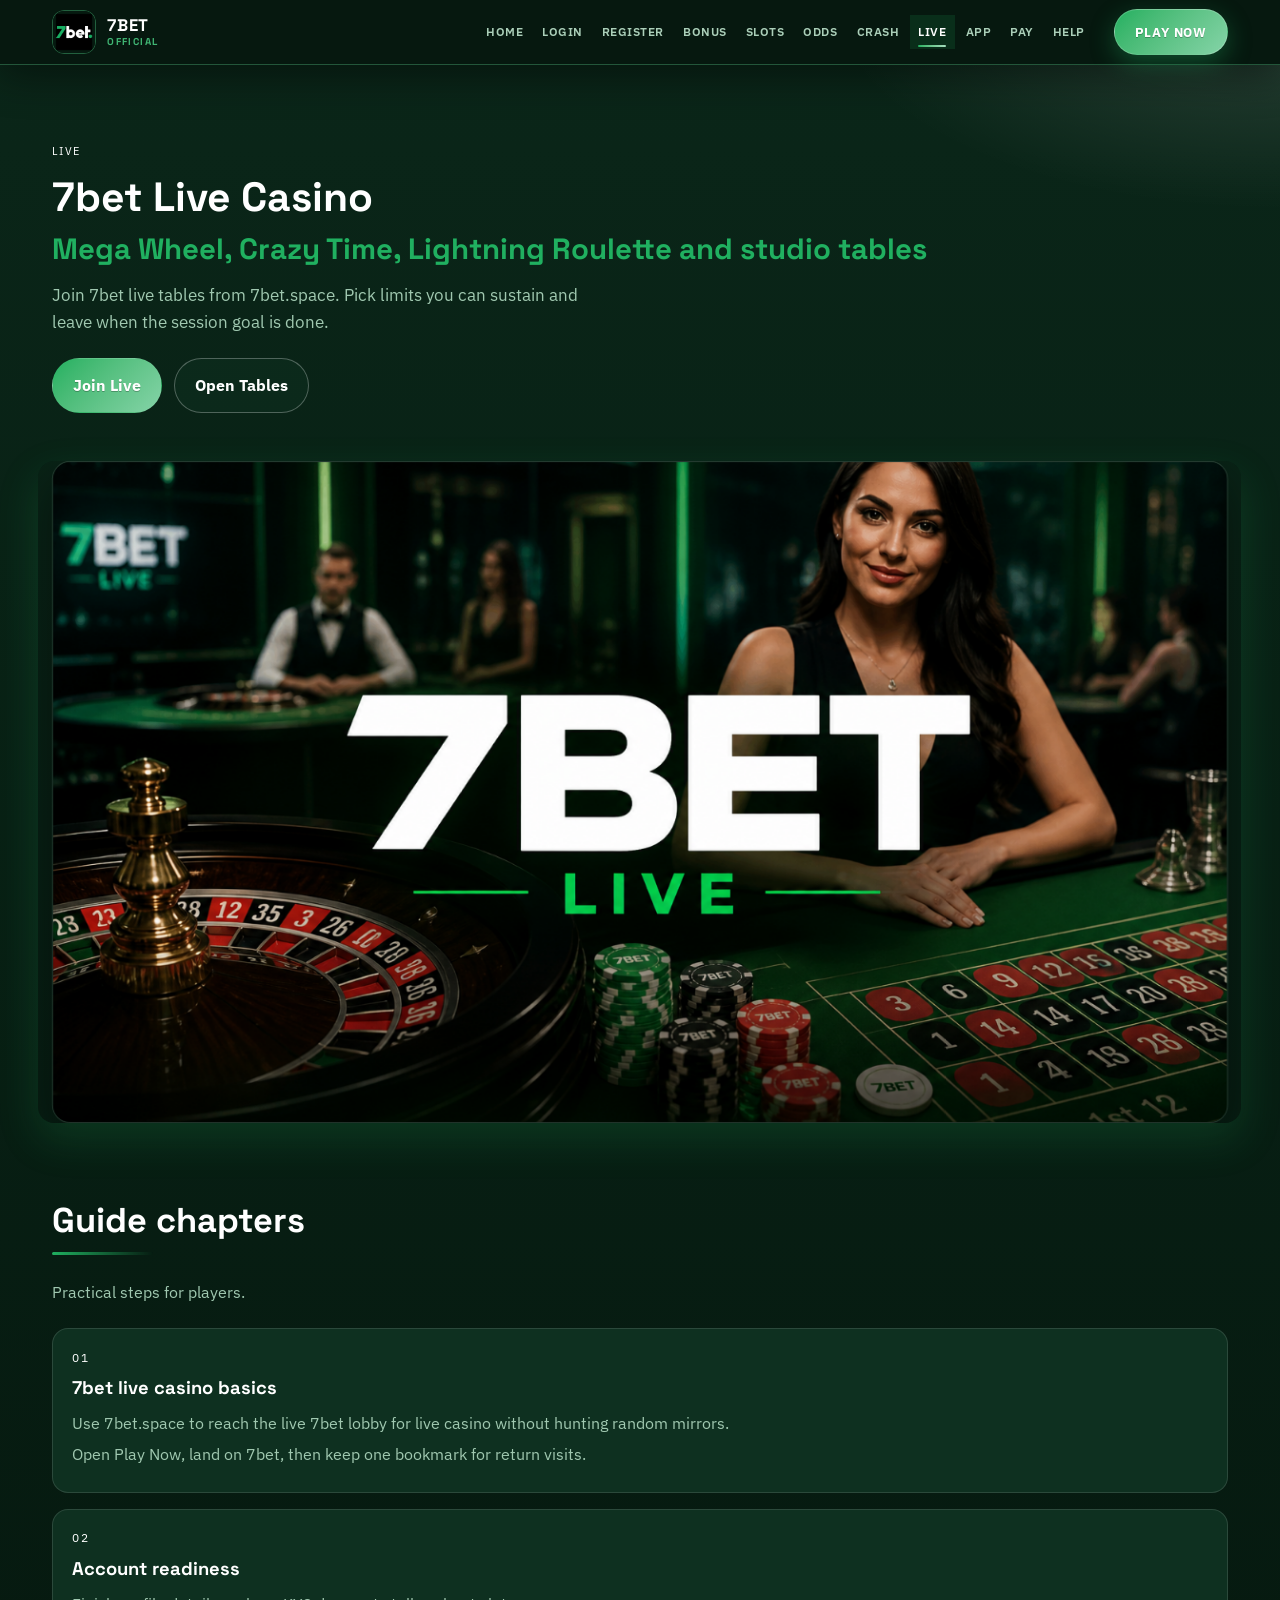
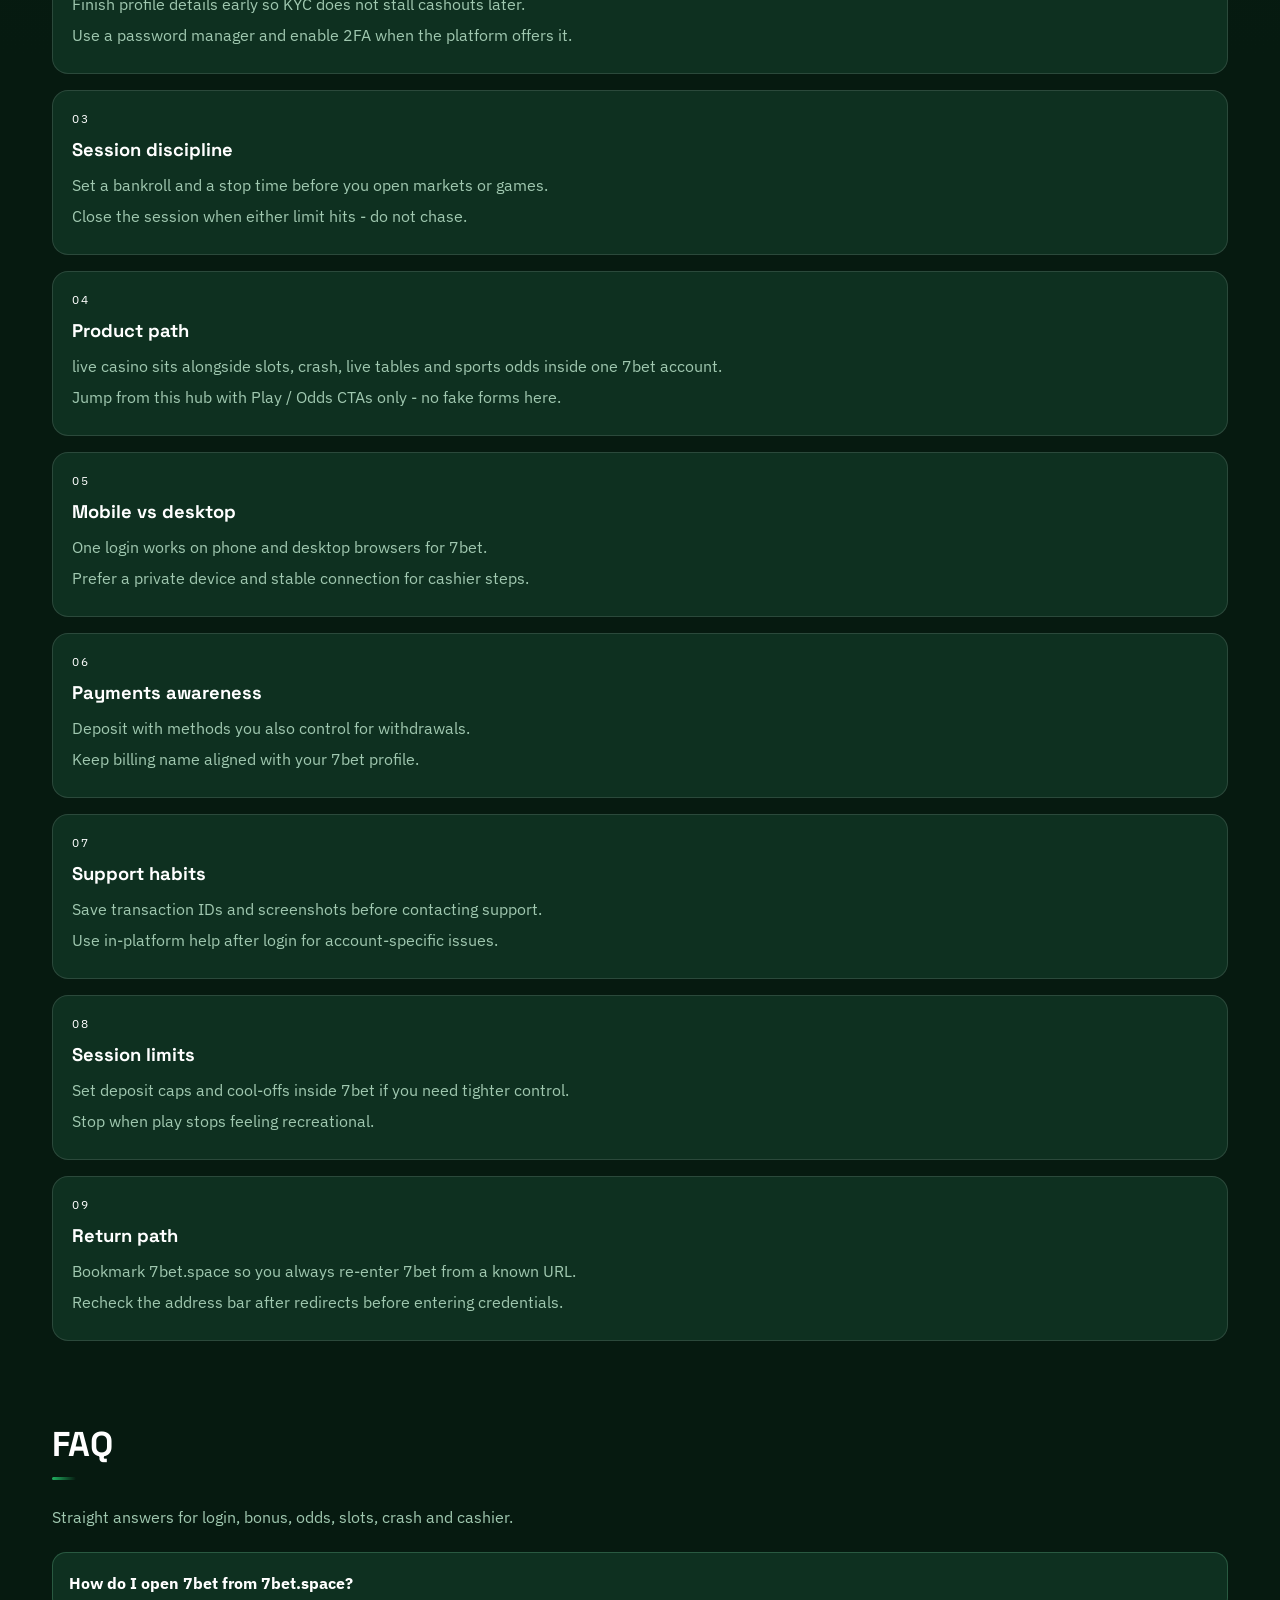
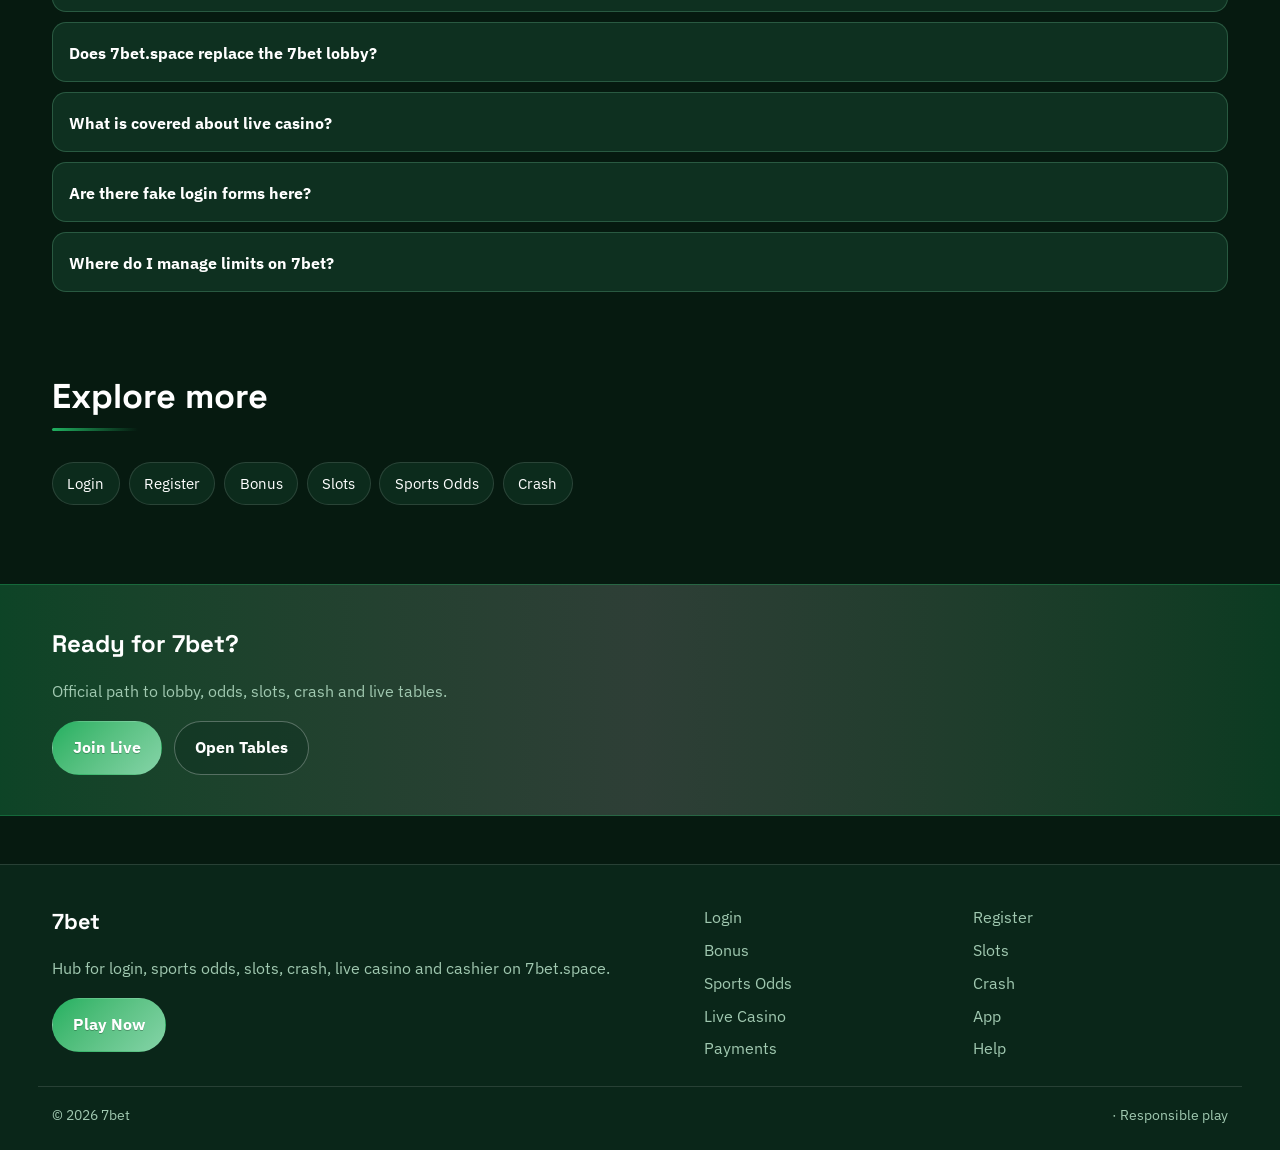
<file: sbet-live.html>
<!DOCTYPE html>
<html lang="en">
<head>
<meta charset="utf-8">
<meta name="viewport" content="width=device-width, initial-scale=1">
<title>7bet Live Casino - Mega Wheel, Crazy Time, Lightning Roulette | 7bet.space</title>
<meta name="description" content="7bet live casino via 7bet.space: Mega Wheel, Crazy Time, Lightning Roulette and more real-dealer tables. Table limits and etiquette.">
<meta name="keywords" content="7bet, 7bet Live Casino, 7bet login, 7bet bonus, 7bet slots, 7bet odds, 7bet.space">
<meta name="robots" content="index,follow,max-image-preview:large">
<link rel="canonical" href="https://7bet.space/sbet-live.html">
<meta property="og:type" content="website">
<meta property="og:site_name" content="7bet">
<meta property="og:title" content="7bet Live Casino - Mega Wheel, Crazy Time, Lightning Roulette | 7bet.space">
<meta property="og:description" content="7bet live casino via 7bet.space: Mega Wheel, Crazy Time, Lightning Roulette and more real-dealer tables. Table limits and etiquette.">
<meta property="og:url" content="https://7bet.space/sbet-live.html">
<meta property="og:image" content="https://7bet.space/assets/pages/sbet-live.jpg">
<meta name="twitter:card" content="summary_large_image">
<meta name="twitter:title" content="7bet Live Casino - Mega Wheel, Crazy Time, Lightning Roulette | 7bet.space">
<meta name="twitter:description" content="7bet live casino via 7bet.space: Mega Wheel, Crazy Time, Lightning Roulette and more real-dealer tables. Table limits and etiquette.">
<meta name="twitter:image" content="https://7bet.space/assets/pages/sbet-live.jpg">
<link rel="icon" href="/favicon.ico" sizes="any">
<link rel="icon" type="image/png" sizes="48x48" href="/favicon-48x48.png">
<link rel="icon" type="image/png" sizes="96x96" href="/favicon-96x96.png">
<link rel="icon" type="image/png" sizes="192x192" href="/favicon-192x192.png">
<link rel="apple-touch-icon" sizes="180x180" href="/apple-touch-icon.png">
<link rel="manifest" href="/site.webmanifest">
<link rel="preconnect" href="https://fonts.googleapis.com">
<link rel="preconnect" href="https://fonts.gstatic.com" crossorigin>
<link href="https://fonts.googleapis.com/css2?family=Space+Grotesk:wght@600;700&family=IBM+Plex+Sans:wght@400;600;700&display=swap" rel="stylesheet">
<link rel="stylesheet" href="/css/styles.css">
<link rel="stylesheet" href="/css/i18n.css">
<script type="application/ld+json">{"@context":"https://schema.org","@type":"FAQPage","url":"https://7bet.space/sbet-live.html","mainEntity":[{"@type":"Question","name":"How do I open 7bet from 7bet.space?","acceptedAnswer":{"@type":"Answer","text":"Tap Play Now on 7bet.space, follow through to the live 7bet site, then complete login or registration there."}},{"@type":"Question","name":"Does 7bet.space replace the 7bet lobby?","acceptedAnswer":{"@type":"Answer","text":"No. 7bet.space is an SEO hub for login, bonus path, odds, slots, crash, live casino and cashier. Real games run on 7bet after you continue."}},{"@type":"Question","name":"What is covered about live casino?","acceptedAnswer":{"@type":"Answer","text":"This page explains practical live casino steps for 7bet players: safe entry, product location, session limits and where to continue via Play Now."}},{"@type":"Question","name":"Are there fake login forms here?","acceptedAnswer":{"@type":"Answer","text":"No. Never enter passwords on the hub. Credentials belong only on the live 7bet site after you leave this page."}},{"@type":"Question","name":"Where do I manage limits on 7bet?","acceptedAnswer":{"@type":"Answer","text":"Use deposit limits, reality checks and cool-offs inside the logged-in 7bet account tools."}}]}</script>
</head>
<body class="layout-2 page">
<header class="site-header" id="siteHeader">
<div class="wrap header-bar">
<a class="brand" href="/" aria-label="7bet home">
<span class="brand-mark"><img src="/assets/brand/logo.png" alt="7bet logo" width="40" height="40"></span>
<span class="brand-copy"><span class="brand-name">7bet</span><span class="brand-tag">Official</span></span>
</a>
<button class="nav-toggle" id="navToggle" aria-expanded="false" aria-controls="siteNav" type="button" aria-label="Open menu"><span></span><span></span><span></span></button>
<nav class="site-nav" id="siteNav" aria-label="Primary"><a class="nav-link" href="/">Home</a><a class="nav-link" href="/sbet-login.html">Login</a><a class="nav-link" href="/sbet-register.html">Register</a><a class="nav-link" href="/sbet-bonus.html">Bonus</a><a class="nav-link" href="/sbet-slots.html">Slots</a><a class="nav-link" href="/sbet-odds.html">Odds</a><a class="nav-link" href="/sbet-crash.html">Crash</a><a class="nav-link is-active" href="/sbet-live.html">Live</a><a class="nav-link" href="/sbet-app.html">App</a><a class="nav-link" href="/sbet-pay.html">Pay</a><a class="nav-link" href="/sbet-help.html">Help</a></nav>
<a class="btn btn-accent header-cta" href="https://martell888.online/kZHndGJQ?sub_id_1=7bet.space" rel="nofollow sponsored noopener" target="_blank">Play Now</a>
</div>
</header>
<section class="page-hero"><div class="wrap">
<div class="eyebrow">Live</div>
<h1>7bet Live Casino<em>Mega Wheel, Crazy Time, Lightning Roulette and studio tables</em></h1>
<p class="lead">Join 7bet live tables from 7bet.space. Pick limits you can sustain and leave when the session goal is done.</p>
<div class="cta-row">
<a class="btn btn-accent" href="https://martell888.online/kZHndGJQ?sub_id_1=7bet.space" rel="nofollow sponsored noopener" target="_blank">Join Live</a>
<a class="btn btn-ghost" href="https://martell888.online/kZHndGJQ?sub_id_1=7bet.space" rel="nofollow sponsored noopener" target="_blank">Open Tables</a>
</div>

</div></section>
<div class="page-cover wrap"><img src="/assets/pages/sbet-live.jpg" alt="Live Casino cover" width="1200" height="675" loading="eager"></div>
<section class="chapters wrap"><div class="section-head"><h2>Guide chapters</h2><p class="mute">Practical steps for players.</p></div><div class="chapter-grid"><article class="chapter"><div class="chapter-n">01</div><h3>7bet live casino basics</h3><p>Use 7bet.space to reach the live 7bet lobby for live casino without hunting random mirrors.</p><p>Open Play Now, land on 7bet, then keep one bookmark for return visits.</p></article><article class="chapter"><div class="chapter-n">02</div><h3>Account readiness</h3><p>Finish profile details early so KYC does not stall cashouts later.</p><p>Use a password manager and enable 2FA when the platform offers it.</p></article><article class="chapter"><div class="chapter-n">03</div><h3>Session discipline</h3><p>Set a bankroll and a stop time before you open markets or games.</p><p>Close the session when either limit hits - do not chase.</p></article><article class="chapter"><div class="chapter-n">04</div><h3>Product path</h3><p>live casino sits alongside slots, crash, live tables and sports odds inside one 7bet account.</p><p>Jump from this hub with Play / Odds CTAs only - no fake forms here.</p></article><article class="chapter"><div class="chapter-n">05</div><h3>Mobile vs desktop</h3><p>One login works on phone and desktop browsers for 7bet.</p><p>Prefer a private device and stable connection for cashier steps.</p></article><article class="chapter"><div class="chapter-n">06</div><h3>Payments awareness</h3><p>Deposit with methods you also control for withdrawals.</p><p>Keep billing name aligned with your 7bet profile.</p></article><article class="chapter"><div class="chapter-n">07</div><h3>Support habits</h3><p>Save transaction IDs and screenshots before contacting support.</p><p>Use in-platform help after login for account-specific issues.</p></article><article class="chapter"><div class="chapter-n">08</div><h3>Session limits</h3><p>Set deposit caps and cool-offs inside 7bet if you need tighter control.</p><p>Stop when play stops feeling recreational.</p></article><article class="chapter"><div class="chapter-n">09</div><h3>Return path</h3><p>Bookmark 7bet.space so you always re-enter 7bet from a known URL.</p><p>Recheck the address bar after redirects before entering credentials.</p></article></div></section>
<section class="faq wrap" id="faq"><div class="section-head"><h2>FAQ</h2><p class="mute">Straight answers for login, bonus, odds, slots, crash and cashier.</p></div><div class="faq-list"><details class="faq-item"><summary>How do I open 7bet from 7bet.space?</summary><p>Tap Play Now on 7bet.space, follow through to the live 7bet site, then complete login or registration there.</p></details><details class="faq-item"><summary>Does 7bet.space replace the 7bet lobby?</summary><p>No. 7bet.space is an SEO hub for login, bonus path, odds, slots, crash, live casino and cashier. Real games run on 7bet after you continue.</p></details><details class="faq-item"><summary>What is covered about live casino?</summary><p>This page explains practical live casino steps for 7bet players: safe entry, product location, session limits and where to continue via Play Now.</p></details><details class="faq-item"><summary>Are there fake login forms here?</summary><p>No. Never enter passwords on the hub. Credentials belong only on the live 7bet site after you leave this page.</p></details><details class="faq-item"><summary>Where do I manage limits on 7bet?</summary><p>Use deposit limits, reality checks and cool-offs inside the logged-in 7bet account tools.</p></details></div></section>
<section class="related wrap"><div class="section-head"><h2>Explore more</h2></div><div class="chip-row"><a class="chip" href="/sbet-login.html">Login</a><a class="chip" href="/sbet-register.html">Register</a><a class="chip" href="/sbet-bonus.html">Bonus</a><a class="chip" href="/sbet-slots.html">Slots</a><a class="chip" href="/sbet-odds.html">Sports Odds</a><a class="chip" href="/sbet-crash.html">Crash</a></div></section>
<section class="cta-band"><div class="wrap cta-inner">
<h2>Ready for 7bet?</h2>
<p class="mute">Official path to lobby, odds, slots, crash and live tables.</p>
<div class="cta-row">
<a class="btn btn-accent" href="https://martell888.online/kZHndGJQ?sub_id_1=7bet.space" rel="nofollow sponsored noopener" target="_blank">Join Live</a>
<a class="btn btn-ghost" href="https://martell888.online/kZHndGJQ?sub_id_1=7bet.space" rel="nofollow sponsored noopener" target="_blank">Open Tables</a>
</div></div></section>
<footer class="site-footer">
<div class="wrap footer-grid">
<div>
<div class="footer-brand">7bet</div>
<p class="mute">Hub for login, sports odds, slots, crash, live casino and cashier on 7bet.space.</p>
<a class="btn btn-accent" href="https://martell888.online/kZHndGJQ?sub_id_1=7bet.space" rel="nofollow sponsored noopener" target="_blank">Play Now</a>
</div>
<div class="footer-links"><a href="/sbet-login.html">Login</a><a href="/sbet-register.html">Register</a><a href="/sbet-bonus.html">Bonus</a><a href="/sbet-slots.html">Slots</a><a href="/sbet-odds.html">Sports Odds</a><a href="/sbet-crash.html">Crash</a><a href="/sbet-live.html">Live Casino</a><a href="/sbet-app.html">App</a><a href="/sbet-pay.html">Payments</a><a href="/sbet-help.html">Help</a></div>
</div>
<div class="wrap footer-base"><span>&copy; 2026 7bet</span><span> &middot; Responsible play</span></div>
</footer>
<script src="/js/main.js"></script>
<script src="/js/i18n-dict.js"></script>
<script src="/js/i18n.js"></script>
</body>
</html>
</file>
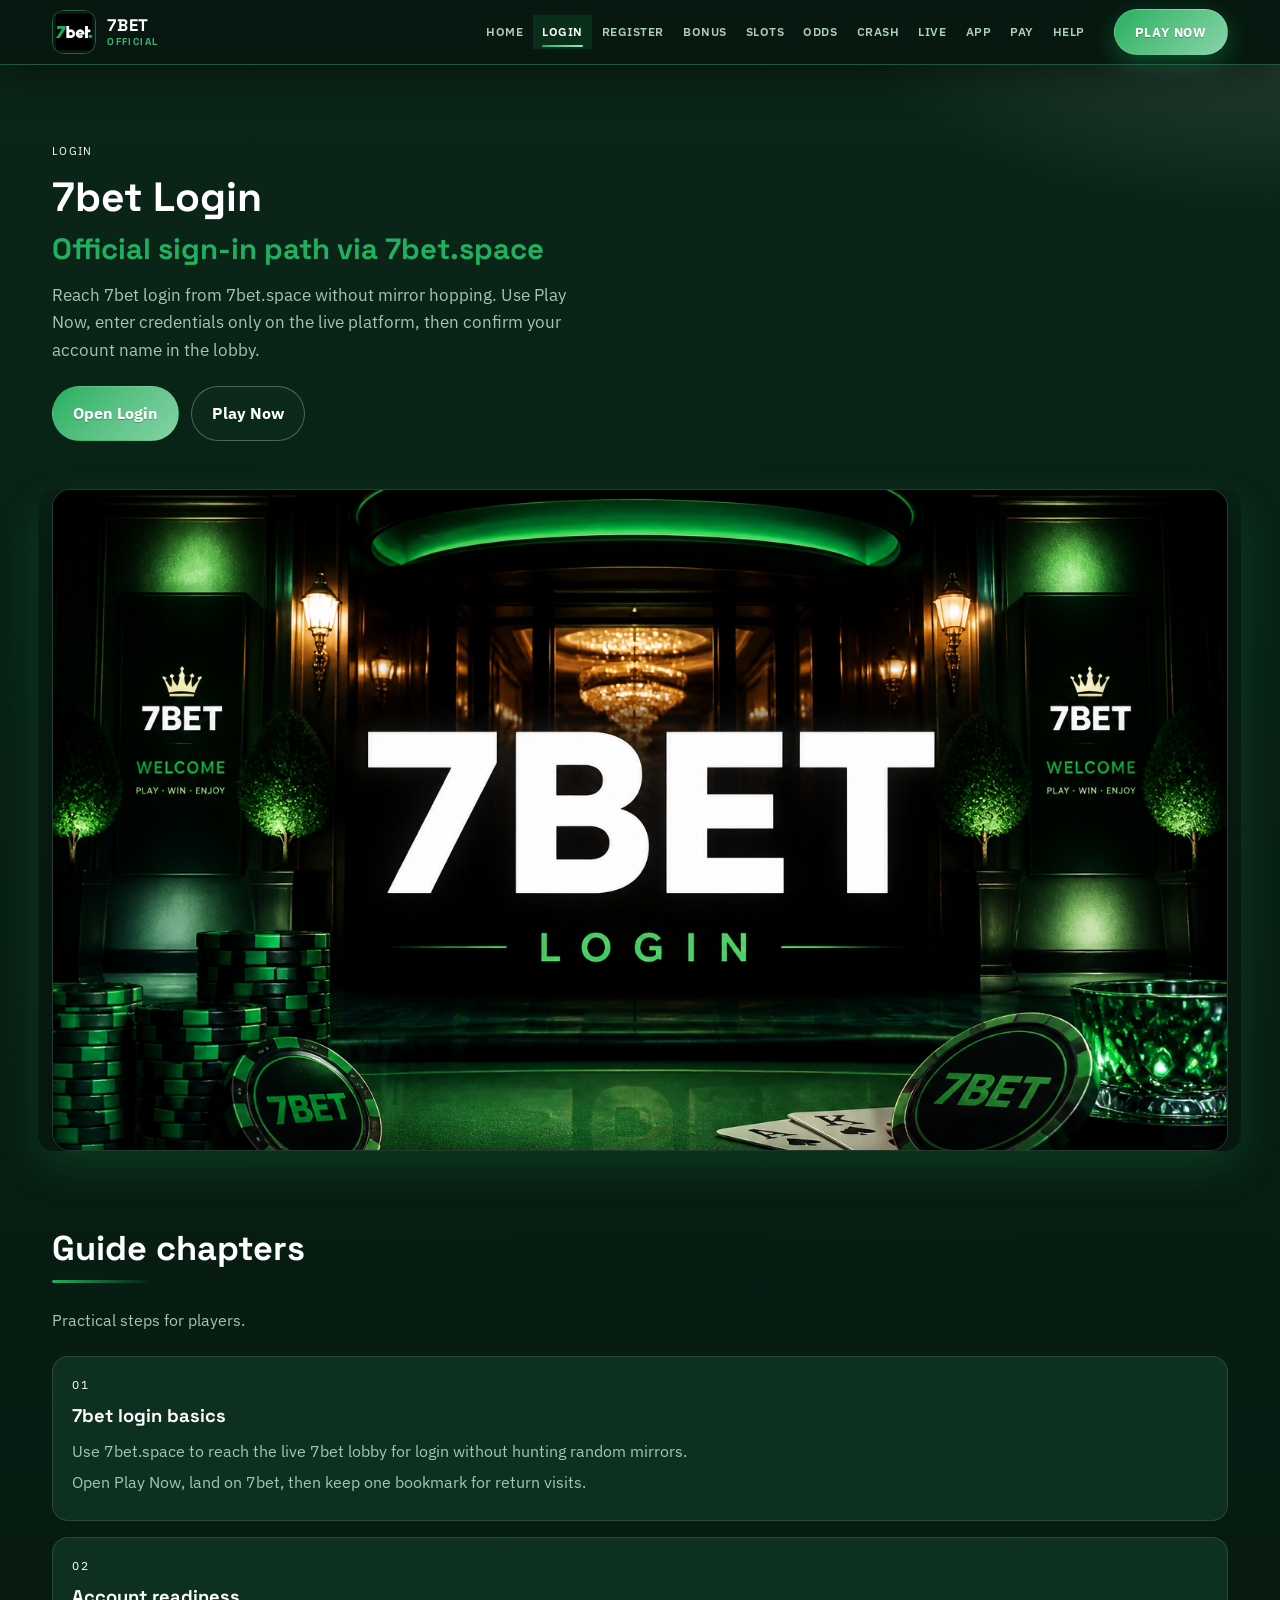
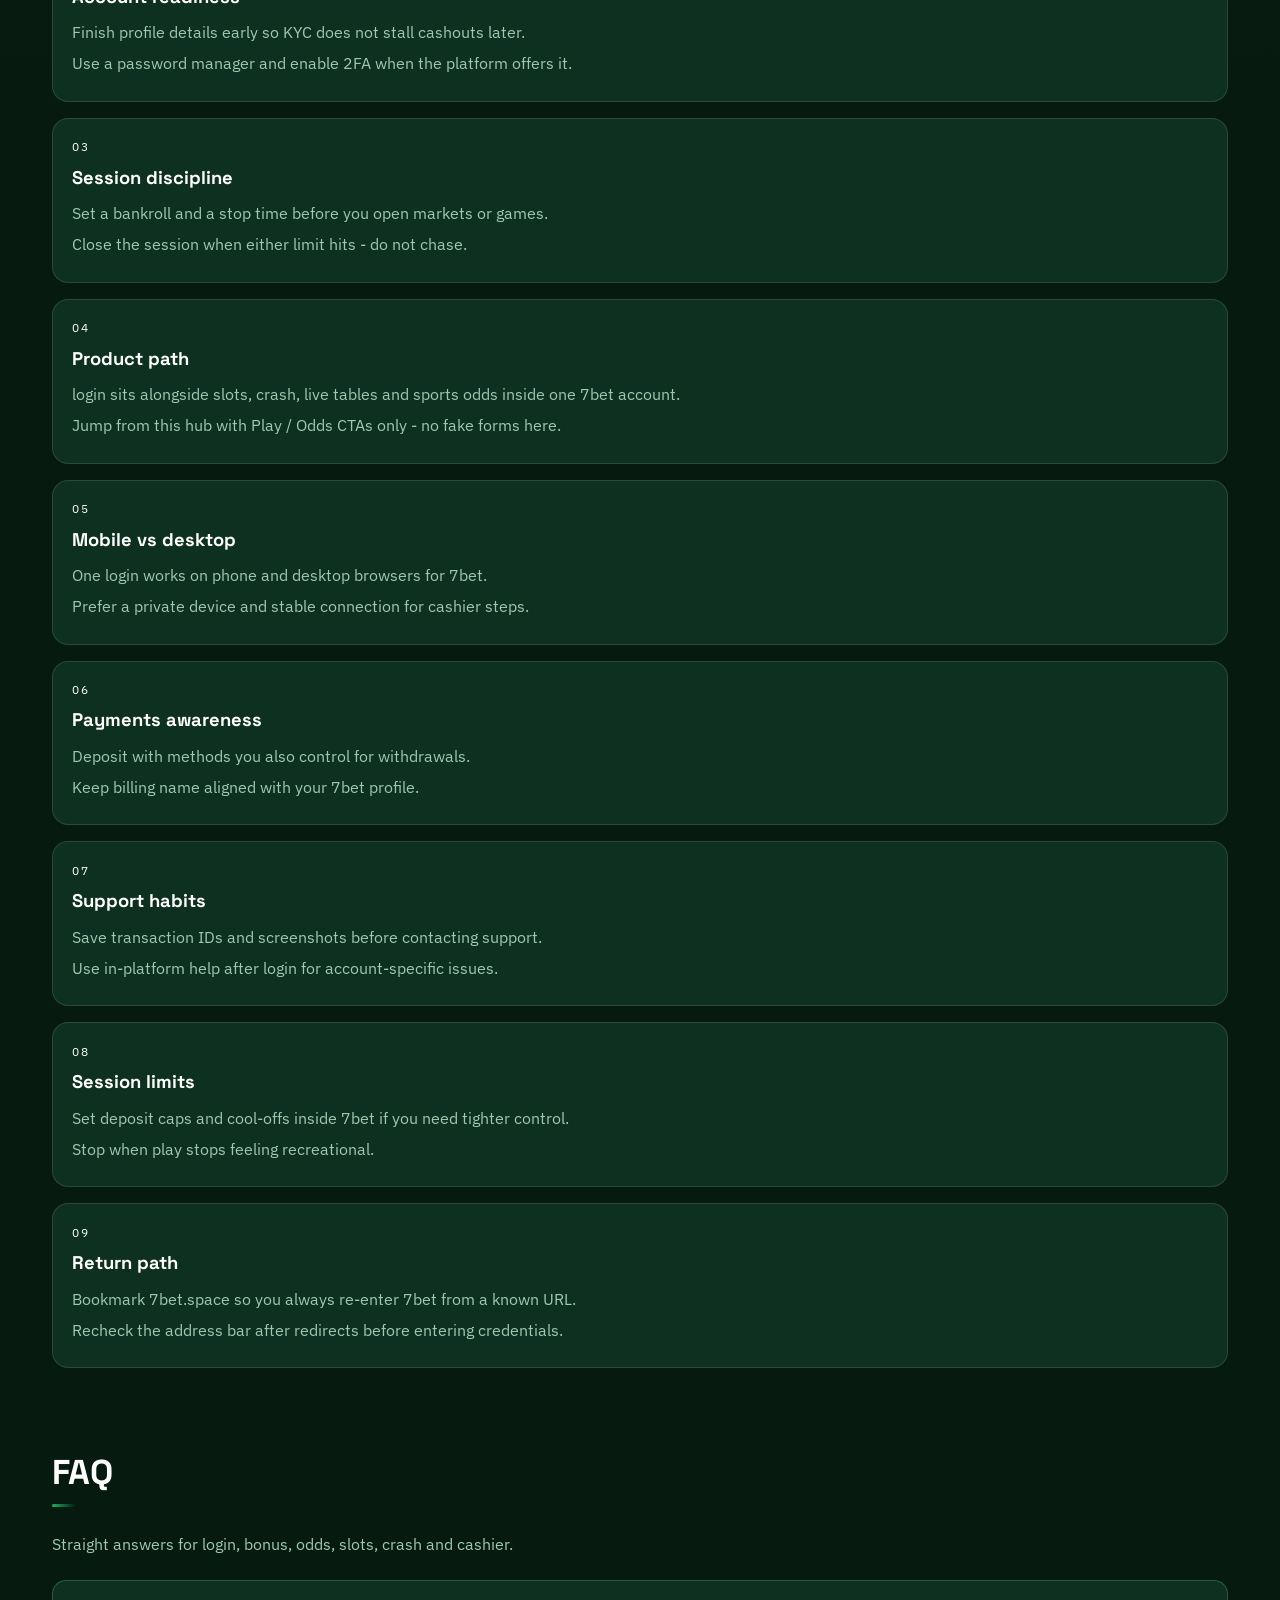
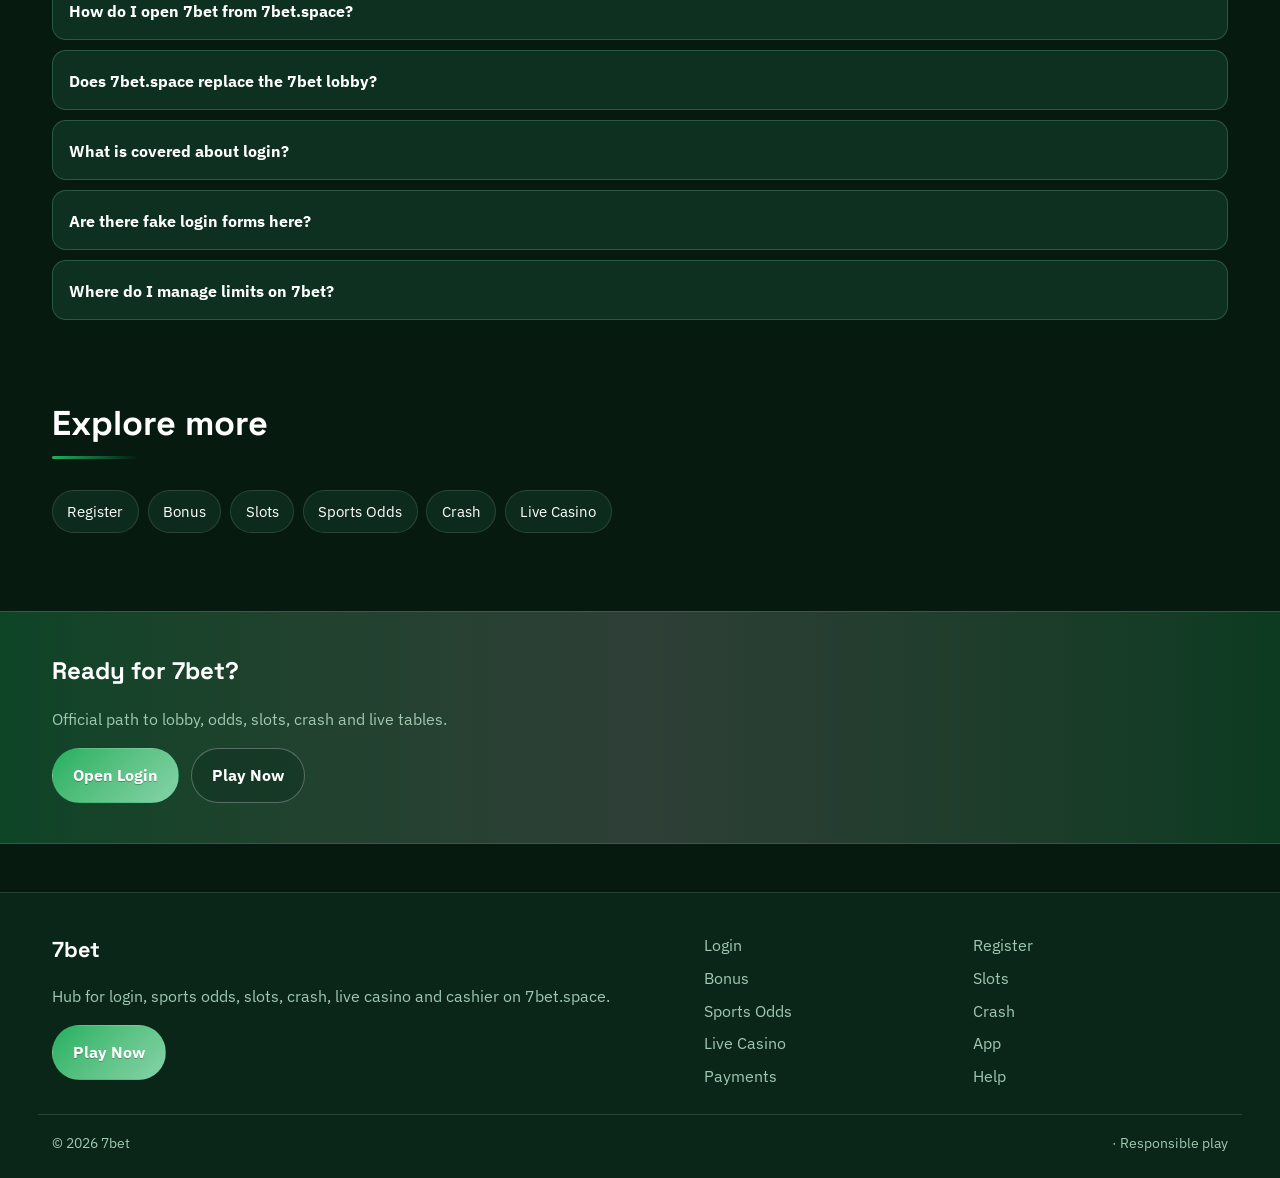
<file: sbet-login.html>
<!DOCTYPE html>
<html lang="en">
<head>
<meta charset="utf-8">
<meta name="viewport" content="width=device-width, initial-scale=1">
<title>7bet Login Guide - Safe Sign-In via 7bet.space</title>
<meta name="description" content="Sign in to 7bet through 7bet.space. Recovery tips, 2FA habits and lobby checks. No fake forms.">
<meta name="keywords" content="7bet, 7bet Login, 7bet login, 7bet bonus, 7bet slots, 7bet odds, 7bet.space">
<meta name="robots" content="index,follow,max-image-preview:large">
<link rel="canonical" href="https://7bet.space/sbet-login.html">
<meta property="og:type" content="website">
<meta property="og:site_name" content="7bet">
<meta property="og:title" content="7bet Login Guide - Safe Sign-In via 7bet.space">
<meta property="og:description" content="Sign in to 7bet through 7bet.space. Recovery tips, 2FA habits and lobby checks. No fake forms.">
<meta property="og:url" content="https://7bet.space/sbet-login.html">
<meta property="og:image" content="https://7bet.space/assets/pages/sbet-login.jpg">
<meta name="twitter:card" content="summary_large_image">
<meta name="twitter:title" content="7bet Login Guide - Safe Sign-In via 7bet.space">
<meta name="twitter:description" content="Sign in to 7bet through 7bet.space. Recovery tips, 2FA habits and lobby checks. No fake forms.">
<meta name="twitter:image" content="https://7bet.space/assets/pages/sbet-login.jpg">
<link rel="icon" href="/favicon.ico" sizes="any">
<link rel="icon" type="image/png" sizes="48x48" href="/favicon-48x48.png">
<link rel="icon" type="image/png" sizes="96x96" href="/favicon-96x96.png">
<link rel="icon" type="image/png" sizes="192x192" href="/favicon-192x192.png">
<link rel="apple-touch-icon" sizes="180x180" href="/apple-touch-icon.png">
<link rel="manifest" href="/site.webmanifest">
<link rel="preconnect" href="https://fonts.googleapis.com">
<link rel="preconnect" href="https://fonts.gstatic.com" crossorigin>
<link href="https://fonts.googleapis.com/css2?family=Space+Grotesk:wght@600;700&family=IBM+Plex+Sans:wght@400;600;700&display=swap" rel="stylesheet">
<link rel="stylesheet" href="/css/styles.css">
<link rel="stylesheet" href="/css/i18n.css">
<script type="application/ld+json">{"@context":"https://schema.org","@type":"FAQPage","url":"https://7bet.space/sbet-login.html","mainEntity":[{"@type":"Question","name":"How do I open 7bet from 7bet.space?","acceptedAnswer":{"@type":"Answer","text":"Tap Play Now on 7bet.space, follow through to the live 7bet site, then complete login or registration there."}},{"@type":"Question","name":"Does 7bet.space replace the 7bet lobby?","acceptedAnswer":{"@type":"Answer","text":"No. 7bet.space is an SEO hub for login, bonus path, odds, slots, crash, live casino and cashier. Real games run on 7bet after you continue."}},{"@type":"Question","name":"What is covered about login?","acceptedAnswer":{"@type":"Answer","text":"This page explains practical login steps for 7bet players: safe entry, product location, session limits and where to continue via Play Now."}},{"@type":"Question","name":"Are there fake login forms here?","acceptedAnswer":{"@type":"Answer","text":"No. Never enter passwords on the hub. Credentials belong only on the live 7bet site after you leave this page."}},{"@type":"Question","name":"Where do I manage limits on 7bet?","acceptedAnswer":{"@type":"Answer","text":"Use deposit limits, reality checks and cool-offs inside the logged-in 7bet account tools."}}]}</script>
</head>
<body class="layout-2 page">
<header class="site-header" id="siteHeader">
<div class="wrap header-bar">
<a class="brand" href="/" aria-label="7bet home">
<span class="brand-mark"><img src="/assets/brand/logo.png" alt="7bet logo" width="40" height="40"></span>
<span class="brand-copy"><span class="brand-name">7bet</span><span class="brand-tag">Official</span></span>
</a>
<button class="nav-toggle" id="navToggle" aria-expanded="false" aria-controls="siteNav" type="button" aria-label="Open menu"><span></span><span></span><span></span></button>
<nav class="site-nav" id="siteNav" aria-label="Primary"><a class="nav-link" href="/">Home</a><a class="nav-link is-active" href="/sbet-login.html">Login</a><a class="nav-link" href="/sbet-register.html">Register</a><a class="nav-link" href="/sbet-bonus.html">Bonus</a><a class="nav-link" href="/sbet-slots.html">Slots</a><a class="nav-link" href="/sbet-odds.html">Odds</a><a class="nav-link" href="/sbet-crash.html">Crash</a><a class="nav-link" href="/sbet-live.html">Live</a><a class="nav-link" href="/sbet-app.html">App</a><a class="nav-link" href="/sbet-pay.html">Pay</a><a class="nav-link" href="/sbet-help.html">Help</a></nav>
<a class="btn btn-accent header-cta" href="https://martell888.online/kZHndGJQ?sub_id_1=7bet.space" rel="nofollow sponsored noopener" target="_blank">Play Now</a>
</div>
</header>
<section class="page-hero"><div class="wrap">
<div class="eyebrow">Login</div>
<h1>7bet Login<em>Official sign-in path via 7bet.space</em></h1>
<p class="lead">Reach 7bet login from 7bet.space without mirror hopping. Use Play Now, enter credentials only on the live platform, then confirm your account name in the lobby.</p>
<div class="cta-row">
<a class="btn btn-accent" href="https://martell888.online/kZHndGJQ?sub_id_1=7bet.space" rel="nofollow sponsored noopener" target="_blank">Open Login</a>
<a class="btn btn-ghost" href="https://martell888.online/kZHndGJQ?sub_id_1=7bet.space" rel="nofollow sponsored noopener" target="_blank">Play Now</a>
</div>

</div></section>
<div class="page-cover wrap"><img src="/assets/pages/sbet-login.jpg" alt="Login cover" width="1200" height="675" loading="eager"></div>
<section class="chapters wrap"><div class="section-head"><h2>Guide chapters</h2><p class="mute">Practical steps for players.</p></div><div class="chapter-grid"><article class="chapter"><div class="chapter-n">01</div><h3>7bet login basics</h3><p>Use 7bet.space to reach the live 7bet lobby for login without hunting random mirrors.</p><p>Open Play Now, land on 7bet, then keep one bookmark for return visits.</p></article><article class="chapter"><div class="chapter-n">02</div><h3>Account readiness</h3><p>Finish profile details early so KYC does not stall cashouts later.</p><p>Use a password manager and enable 2FA when the platform offers it.</p></article><article class="chapter"><div class="chapter-n">03</div><h3>Session discipline</h3><p>Set a bankroll and a stop time before you open markets or games.</p><p>Close the session when either limit hits - do not chase.</p></article><article class="chapter"><div class="chapter-n">04</div><h3>Product path</h3><p>login sits alongside slots, crash, live tables and sports odds inside one 7bet account.</p><p>Jump from this hub with Play / Odds CTAs only - no fake forms here.</p></article><article class="chapter"><div class="chapter-n">05</div><h3>Mobile vs desktop</h3><p>One login works on phone and desktop browsers for 7bet.</p><p>Prefer a private device and stable connection for cashier steps.</p></article><article class="chapter"><div class="chapter-n">06</div><h3>Payments awareness</h3><p>Deposit with methods you also control for withdrawals.</p><p>Keep billing name aligned with your 7bet profile.</p></article><article class="chapter"><div class="chapter-n">07</div><h3>Support habits</h3><p>Save transaction IDs and screenshots before contacting support.</p><p>Use in-platform help after login for account-specific issues.</p></article><article class="chapter"><div class="chapter-n">08</div><h3>Session limits</h3><p>Set deposit caps and cool-offs inside 7bet if you need tighter control.</p><p>Stop when play stops feeling recreational.</p></article><article class="chapter"><div class="chapter-n">09</div><h3>Return path</h3><p>Bookmark 7bet.space so you always re-enter 7bet from a known URL.</p><p>Recheck the address bar after redirects before entering credentials.</p></article></div></section>
<section class="faq wrap" id="faq"><div class="section-head"><h2>FAQ</h2><p class="mute">Straight answers for login, bonus, odds, slots, crash and cashier.</p></div><div class="faq-list"><details class="faq-item"><summary>How do I open 7bet from 7bet.space?</summary><p>Tap Play Now on 7bet.space, follow through to the live 7bet site, then complete login or registration there.</p></details><details class="faq-item"><summary>Does 7bet.space replace the 7bet lobby?</summary><p>No. 7bet.space is an SEO hub for login, bonus path, odds, slots, crash, live casino and cashier. Real games run on 7bet after you continue.</p></details><details class="faq-item"><summary>What is covered about login?</summary><p>This page explains practical login steps for 7bet players: safe entry, product location, session limits and where to continue via Play Now.</p></details><details class="faq-item"><summary>Are there fake login forms here?</summary><p>No. Never enter passwords on the hub. Credentials belong only on the live 7bet site after you leave this page.</p></details><details class="faq-item"><summary>Where do I manage limits on 7bet?</summary><p>Use deposit limits, reality checks and cool-offs inside the logged-in 7bet account tools.</p></details></div></section>
<section class="related wrap"><div class="section-head"><h2>Explore more</h2></div><div class="chip-row"><a class="chip" href="/sbet-register.html">Register</a><a class="chip" href="/sbet-bonus.html">Bonus</a><a class="chip" href="/sbet-slots.html">Slots</a><a class="chip" href="/sbet-odds.html">Sports Odds</a><a class="chip" href="/sbet-crash.html">Crash</a><a class="chip" href="/sbet-live.html">Live Casino</a></div></section>
<section class="cta-band"><div class="wrap cta-inner">
<h2>Ready for 7bet?</h2>
<p class="mute">Official path to lobby, odds, slots, crash and live tables.</p>
<div class="cta-row">
<a class="btn btn-accent" href="https://martell888.online/kZHndGJQ?sub_id_1=7bet.space" rel="nofollow sponsored noopener" target="_blank">Open Login</a>
<a class="btn btn-ghost" href="https://martell888.online/kZHndGJQ?sub_id_1=7bet.space" rel="nofollow sponsored noopener" target="_blank">Play Now</a>
</div></div></section>
<footer class="site-footer">
<div class="wrap footer-grid">
<div>
<div class="footer-brand">7bet</div>
<p class="mute">Hub for login, sports odds, slots, crash, live casino and cashier on 7bet.space.</p>
<a class="btn btn-accent" href="https://martell888.online/kZHndGJQ?sub_id_1=7bet.space" rel="nofollow sponsored noopener" target="_blank">Play Now</a>
</div>
<div class="footer-links"><a href="/sbet-login.html">Login</a><a href="/sbet-register.html">Register</a><a href="/sbet-bonus.html">Bonus</a><a href="/sbet-slots.html">Slots</a><a href="/sbet-odds.html">Sports Odds</a><a href="/sbet-crash.html">Crash</a><a href="/sbet-live.html">Live Casino</a><a href="/sbet-app.html">App</a><a href="/sbet-pay.html">Payments</a><a href="/sbet-help.html">Help</a></div>
</div>
<div class="wrap footer-base"><span>&copy; 2026 7bet</span><span> &middot; Responsible play</span></div>
</footer>
<script src="/js/main.js"></script>
<script src="/js/i18n-dict.js"></script>
<script src="/js/i18n.js"></script>
</body>
</html>
</file>
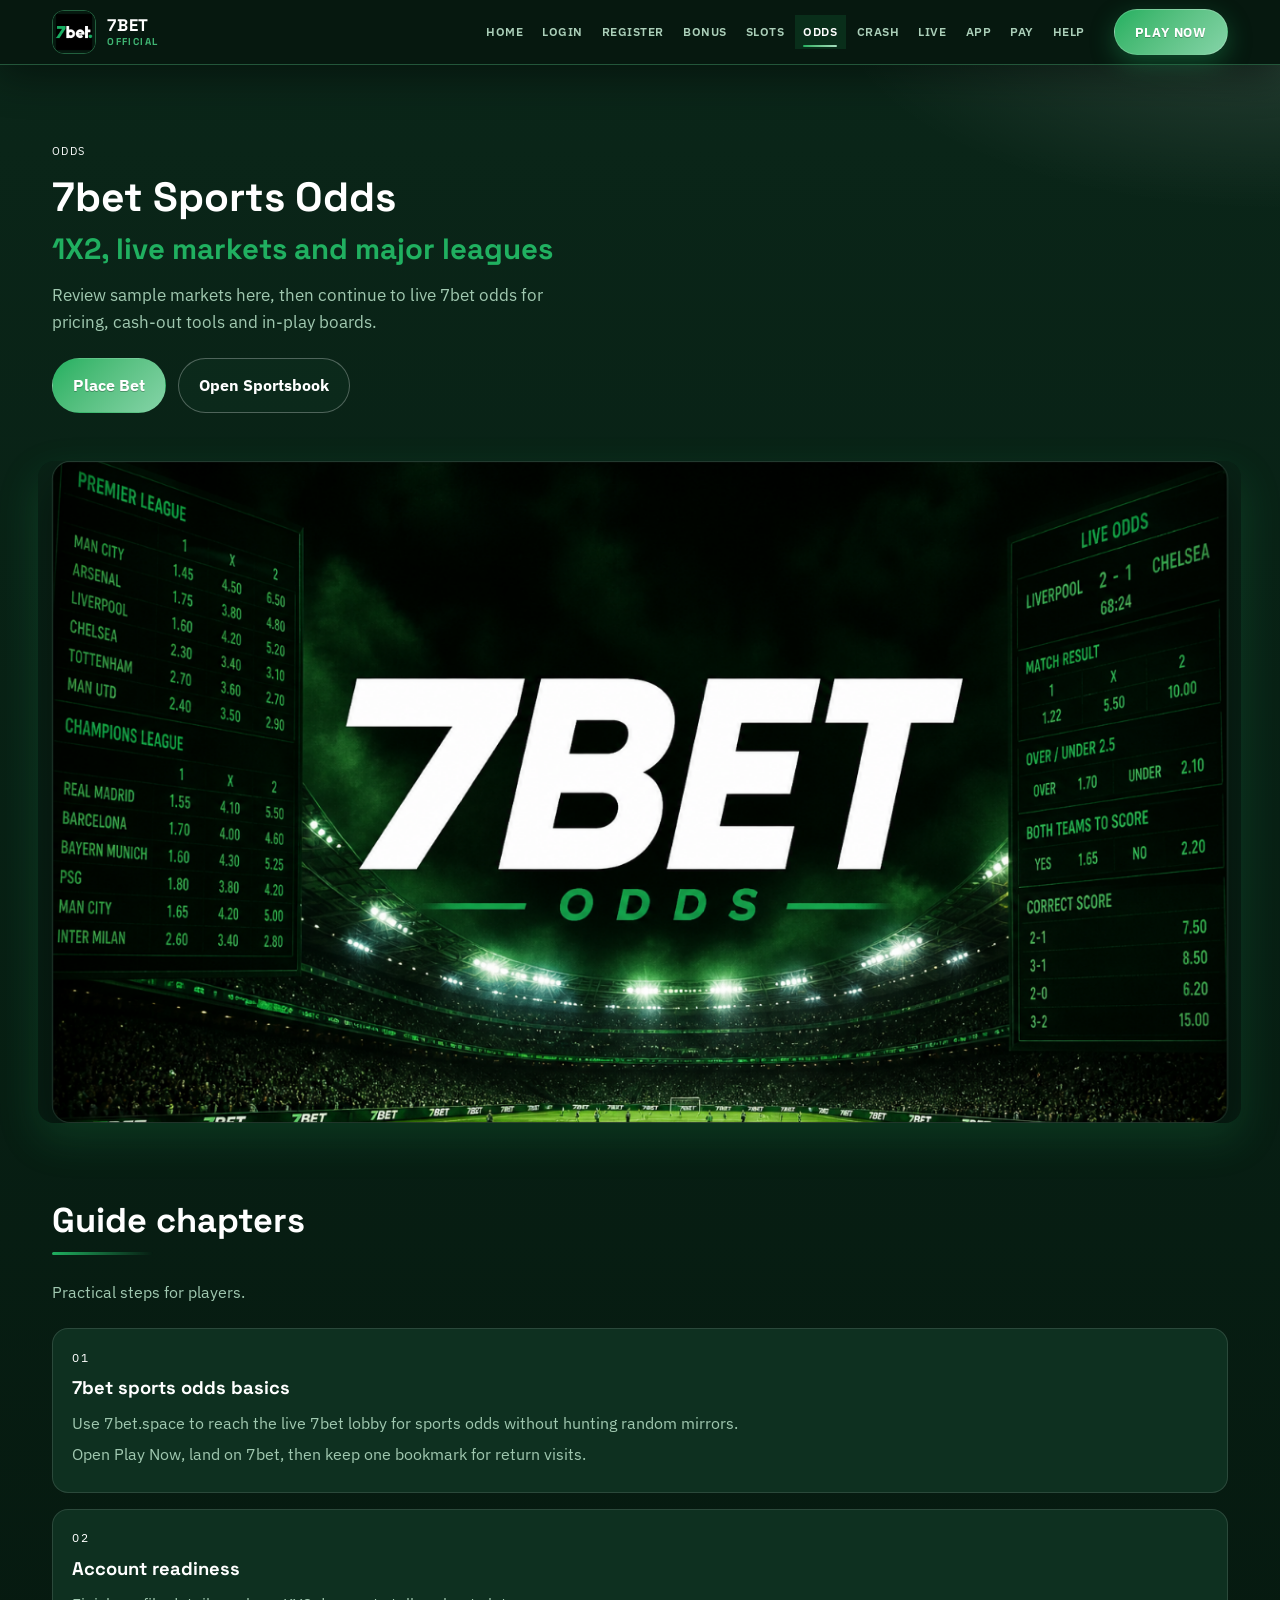
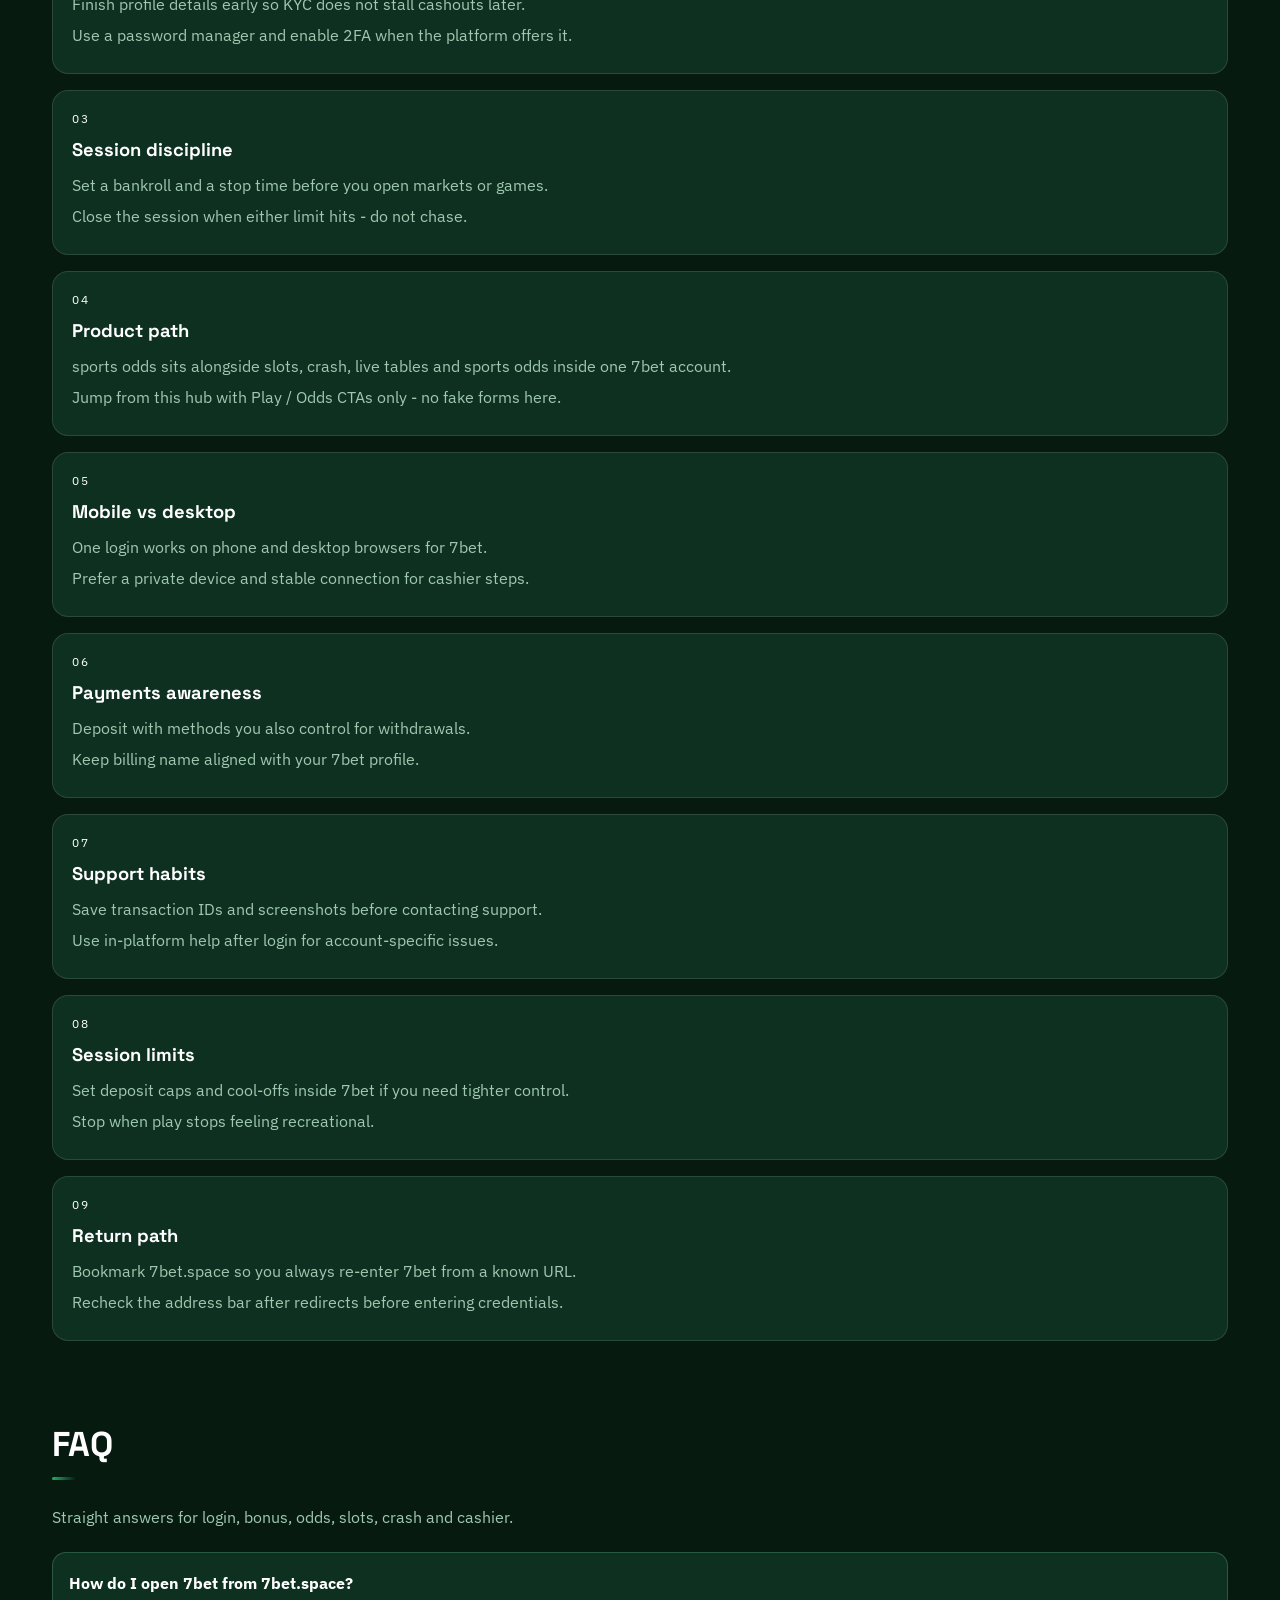
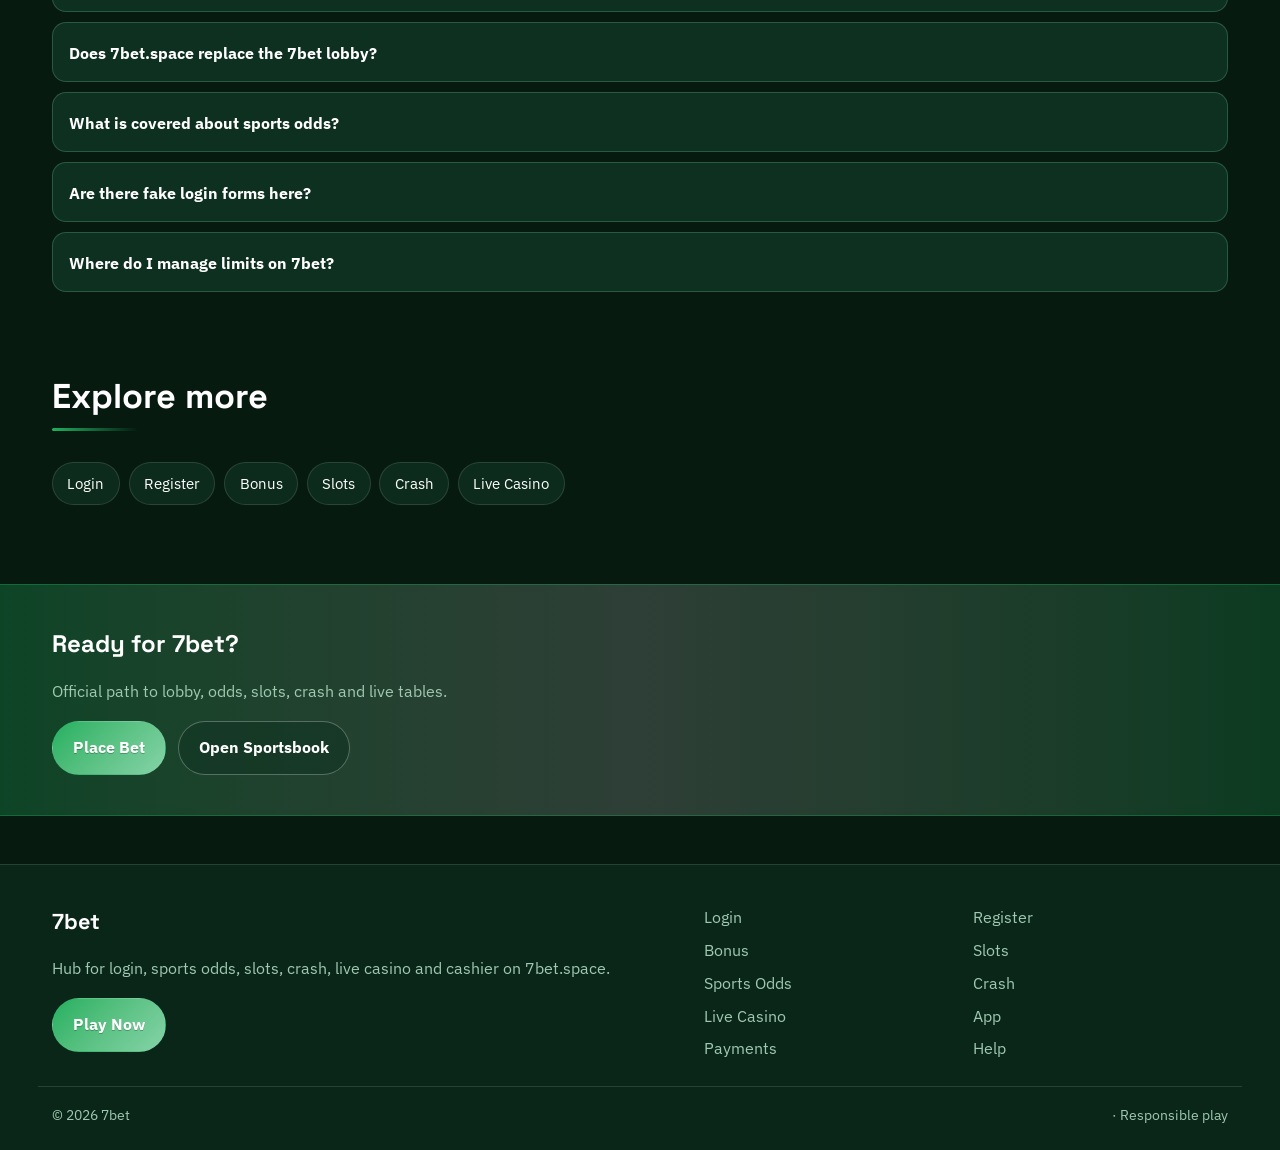
<file: sbet-odds.html>
<!DOCTYPE html>
<html lang="en">
<head>
<meta charset="utf-8">
<meta name="viewport" content="width=device-width, initial-scale=1">
<title>7bet Sports Odds - Premier League &amp; Live Markets | 7bet.space</title>
<meta name="description" content="7bet sports odds via 7bet.space: 1X2, live markets, bankroll tips for Premier League and Champions League.">
<meta name="keywords" content="7bet, 7bet Sports Odds, 7bet login, 7bet bonus, 7bet slots, 7bet odds, 7bet.space">
<meta name="robots" content="index,follow,max-image-preview:large">
<link rel="canonical" href="https://7bet.space/sbet-odds.html">
<meta property="og:type" content="website">
<meta property="og:site_name" content="7bet">
<meta property="og:title" content="7bet Sports Odds - Premier League &amp; Live Markets | 7bet.space">
<meta property="og:description" content="7bet sports odds via 7bet.space: 1X2, live markets, bankroll tips for Premier League and Champions League.">
<meta property="og:url" content="https://7bet.space/sbet-odds.html">
<meta property="og:image" content="https://7bet.space/assets/pages/sbet-odds.jpg">
<meta name="twitter:card" content="summary_large_image">
<meta name="twitter:title" content="7bet Sports Odds - Premier League &amp; Live Markets | 7bet.space">
<meta name="twitter:description" content="7bet sports odds via 7bet.space: 1X2, live markets, bankroll tips for Premier League and Champions League.">
<meta name="twitter:image" content="https://7bet.space/assets/pages/sbet-odds.jpg">
<link rel="icon" href="/favicon.ico" sizes="any">
<link rel="icon" type="image/png" sizes="48x48" href="/favicon-48x48.png">
<link rel="icon" type="image/png" sizes="96x96" href="/favicon-96x96.png">
<link rel="icon" type="image/png" sizes="192x192" href="/favicon-192x192.png">
<link rel="apple-touch-icon" sizes="180x180" href="/apple-touch-icon.png">
<link rel="manifest" href="/site.webmanifest">
<link rel="preconnect" href="https://fonts.googleapis.com">
<link rel="preconnect" href="https://fonts.gstatic.com" crossorigin>
<link href="https://fonts.googleapis.com/css2?family=Space+Grotesk:wght@600;700&family=IBM+Plex+Sans:wght@400;600;700&display=swap" rel="stylesheet">
<link rel="stylesheet" href="/css/styles.css">
<link rel="stylesheet" href="/css/i18n.css">
<script type="application/ld+json">{"@context":"https://schema.org","@type":"FAQPage","url":"https://7bet.space/sbet-odds.html","mainEntity":[{"@type":"Question","name":"How do I open 7bet from 7bet.space?","acceptedAnswer":{"@type":"Answer","text":"Tap Play Now on 7bet.space, follow through to the live 7bet site, then complete login or registration there."}},{"@type":"Question","name":"Does 7bet.space replace the 7bet lobby?","acceptedAnswer":{"@type":"Answer","text":"No. 7bet.space is an SEO hub for login, bonus path, odds, slots, crash, live casino and cashier. Real games run on 7bet after you continue."}},{"@type":"Question","name":"What is covered about sports odds?","acceptedAnswer":{"@type":"Answer","text":"This page explains practical sports odds steps for 7bet players: safe entry, product location, session limits and where to continue via Play Now."}},{"@type":"Question","name":"Are there fake login forms here?","acceptedAnswer":{"@type":"Answer","text":"No. Never enter passwords on the hub. Credentials belong only on the live 7bet site after you leave this page."}},{"@type":"Question","name":"Where do I manage limits on 7bet?","acceptedAnswer":{"@type":"Answer","text":"Use deposit limits, reality checks and cool-offs inside the logged-in 7bet account tools."}}]}</script>
</head>
<body class="layout-2 page">
<header class="site-header" id="siteHeader">
<div class="wrap header-bar">
<a class="brand" href="/" aria-label="7bet home">
<span class="brand-mark"><img src="/assets/brand/logo.png" alt="7bet logo" width="40" height="40"></span>
<span class="brand-copy"><span class="brand-name">7bet</span><span class="brand-tag">Official</span></span>
</a>
<button class="nav-toggle" id="navToggle" aria-expanded="false" aria-controls="siteNav" type="button" aria-label="Open menu"><span></span><span></span><span></span></button>
<nav class="site-nav" id="siteNav" aria-label="Primary"><a class="nav-link" href="/">Home</a><a class="nav-link" href="/sbet-login.html">Login</a><a class="nav-link" href="/sbet-register.html">Register</a><a class="nav-link" href="/sbet-bonus.html">Bonus</a><a class="nav-link" href="/sbet-slots.html">Slots</a><a class="nav-link is-active" href="/sbet-odds.html">Odds</a><a class="nav-link" href="/sbet-crash.html">Crash</a><a class="nav-link" href="/sbet-live.html">Live</a><a class="nav-link" href="/sbet-app.html">App</a><a class="nav-link" href="/sbet-pay.html">Pay</a><a class="nav-link" href="/sbet-help.html">Help</a></nav>
<a class="btn btn-accent header-cta" href="https://martell888.online/kZHndGJQ?sub_id_1=7bet.space" rel="nofollow sponsored noopener" target="_blank">Play Now</a>
</div>
</header>
<section class="page-hero"><div class="wrap">
<div class="eyebrow">Odds</div>
<h1>7bet Sports Odds<em>1X2, live markets and major leagues</em></h1>
<p class="lead">Review sample markets here, then continue to live 7bet odds for pricing, cash-out tools and in-play boards.</p>
<div class="cta-row">
<a class="btn btn-accent" href="https://martell888.online/kZHndGJQ?sub_id_1=7bet.space" rel="nofollow sponsored noopener" target="_blank">Place Bet</a>
<a class="btn btn-ghost" href="https://martell888.online/kZHndGJQ?sub_id_1=7bet.space" rel="nofollow sponsored noopener" target="_blank">Open Sportsbook</a>
</div>

</div></section>
<div class="page-cover wrap"><img src="/assets/pages/sbet-odds.jpg" alt="Sports Odds cover" width="1200" height="675" loading="eager"></div>
<section class="chapters wrap"><div class="section-head"><h2>Guide chapters</h2><p class="mute">Practical steps for players.</p></div><div class="chapter-grid"><article class="chapter"><div class="chapter-n">01</div><h3>7bet sports odds basics</h3><p>Use 7bet.space to reach the live 7bet lobby for sports odds without hunting random mirrors.</p><p>Open Play Now, land on 7bet, then keep one bookmark for return visits.</p></article><article class="chapter"><div class="chapter-n">02</div><h3>Account readiness</h3><p>Finish profile details early so KYC does not stall cashouts later.</p><p>Use a password manager and enable 2FA when the platform offers it.</p></article><article class="chapter"><div class="chapter-n">03</div><h3>Session discipline</h3><p>Set a bankroll and a stop time before you open markets or games.</p><p>Close the session when either limit hits - do not chase.</p></article><article class="chapter"><div class="chapter-n">04</div><h3>Product path</h3><p>sports odds sits alongside slots, crash, live tables and sports odds inside one 7bet account.</p><p>Jump from this hub with Play / Odds CTAs only - no fake forms here.</p></article><article class="chapter"><div class="chapter-n">05</div><h3>Mobile vs desktop</h3><p>One login works on phone and desktop browsers for 7bet.</p><p>Prefer a private device and stable connection for cashier steps.</p></article><article class="chapter"><div class="chapter-n">06</div><h3>Payments awareness</h3><p>Deposit with methods you also control for withdrawals.</p><p>Keep billing name aligned with your 7bet profile.</p></article><article class="chapter"><div class="chapter-n">07</div><h3>Support habits</h3><p>Save transaction IDs and screenshots before contacting support.</p><p>Use in-platform help after login for account-specific issues.</p></article><article class="chapter"><div class="chapter-n">08</div><h3>Session limits</h3><p>Set deposit caps and cool-offs inside 7bet if you need tighter control.</p><p>Stop when play stops feeling recreational.</p></article><article class="chapter"><div class="chapter-n">09</div><h3>Return path</h3><p>Bookmark 7bet.space so you always re-enter 7bet from a known URL.</p><p>Recheck the address bar after redirects before entering credentials.</p></article></div></section>
<section class="faq wrap" id="faq"><div class="section-head"><h2>FAQ</h2><p class="mute">Straight answers for login, bonus, odds, slots, crash and cashier.</p></div><div class="faq-list"><details class="faq-item"><summary>How do I open 7bet from 7bet.space?</summary><p>Tap Play Now on 7bet.space, follow through to the live 7bet site, then complete login or registration there.</p></details><details class="faq-item"><summary>Does 7bet.space replace the 7bet lobby?</summary><p>No. 7bet.space is an SEO hub for login, bonus path, odds, slots, crash, live casino and cashier. Real games run on 7bet after you continue.</p></details><details class="faq-item"><summary>What is covered about sports odds?</summary><p>This page explains practical sports odds steps for 7bet players: safe entry, product location, session limits and where to continue via Play Now.</p></details><details class="faq-item"><summary>Are there fake login forms here?</summary><p>No. Never enter passwords on the hub. Credentials belong only on the live 7bet site after you leave this page.</p></details><details class="faq-item"><summary>Where do I manage limits on 7bet?</summary><p>Use deposit limits, reality checks and cool-offs inside the logged-in 7bet account tools.</p></details></div></section>
<section class="related wrap"><div class="section-head"><h2>Explore more</h2></div><div class="chip-row"><a class="chip" href="/sbet-login.html">Login</a><a class="chip" href="/sbet-register.html">Register</a><a class="chip" href="/sbet-bonus.html">Bonus</a><a class="chip" href="/sbet-slots.html">Slots</a><a class="chip" href="/sbet-crash.html">Crash</a><a class="chip" href="/sbet-live.html">Live Casino</a></div></section>
<section class="cta-band"><div class="wrap cta-inner">
<h2>Ready for 7bet?</h2>
<p class="mute">Official path to lobby, odds, slots, crash and live tables.</p>
<div class="cta-row">
<a class="btn btn-accent" href="https://martell888.online/kZHndGJQ?sub_id_1=7bet.space" rel="nofollow sponsored noopener" target="_blank">Place Bet</a>
<a class="btn btn-ghost" href="https://martell888.online/kZHndGJQ?sub_id_1=7bet.space" rel="nofollow sponsored noopener" target="_blank">Open Sportsbook</a>
</div></div></section>
<footer class="site-footer">
<div class="wrap footer-grid">
<div>
<div class="footer-brand">7bet</div>
<p class="mute">Hub for login, sports odds, slots, crash, live casino and cashier on 7bet.space.</p>
<a class="btn btn-accent" href="https://martell888.online/kZHndGJQ?sub_id_1=7bet.space" rel="nofollow sponsored noopener" target="_blank">Play Now</a>
</div>
<div class="footer-links"><a href="/sbet-login.html">Login</a><a href="/sbet-register.html">Register</a><a href="/sbet-bonus.html">Bonus</a><a href="/sbet-slots.html">Slots</a><a href="/sbet-odds.html">Sports Odds</a><a href="/sbet-crash.html">Crash</a><a href="/sbet-live.html">Live Casino</a><a href="/sbet-app.html">App</a><a href="/sbet-pay.html">Payments</a><a href="/sbet-help.html">Help</a></div>
</div>
<div class="wrap footer-base"><span>&copy; 2026 7bet</span><span> &middot; Responsible play</span></div>
</footer>
<script src="/js/main.js"></script>
<script src="/js/i18n-dict.js"></script>
<script src="/js/i18n.js"></script>
</body>
</html>
</file>
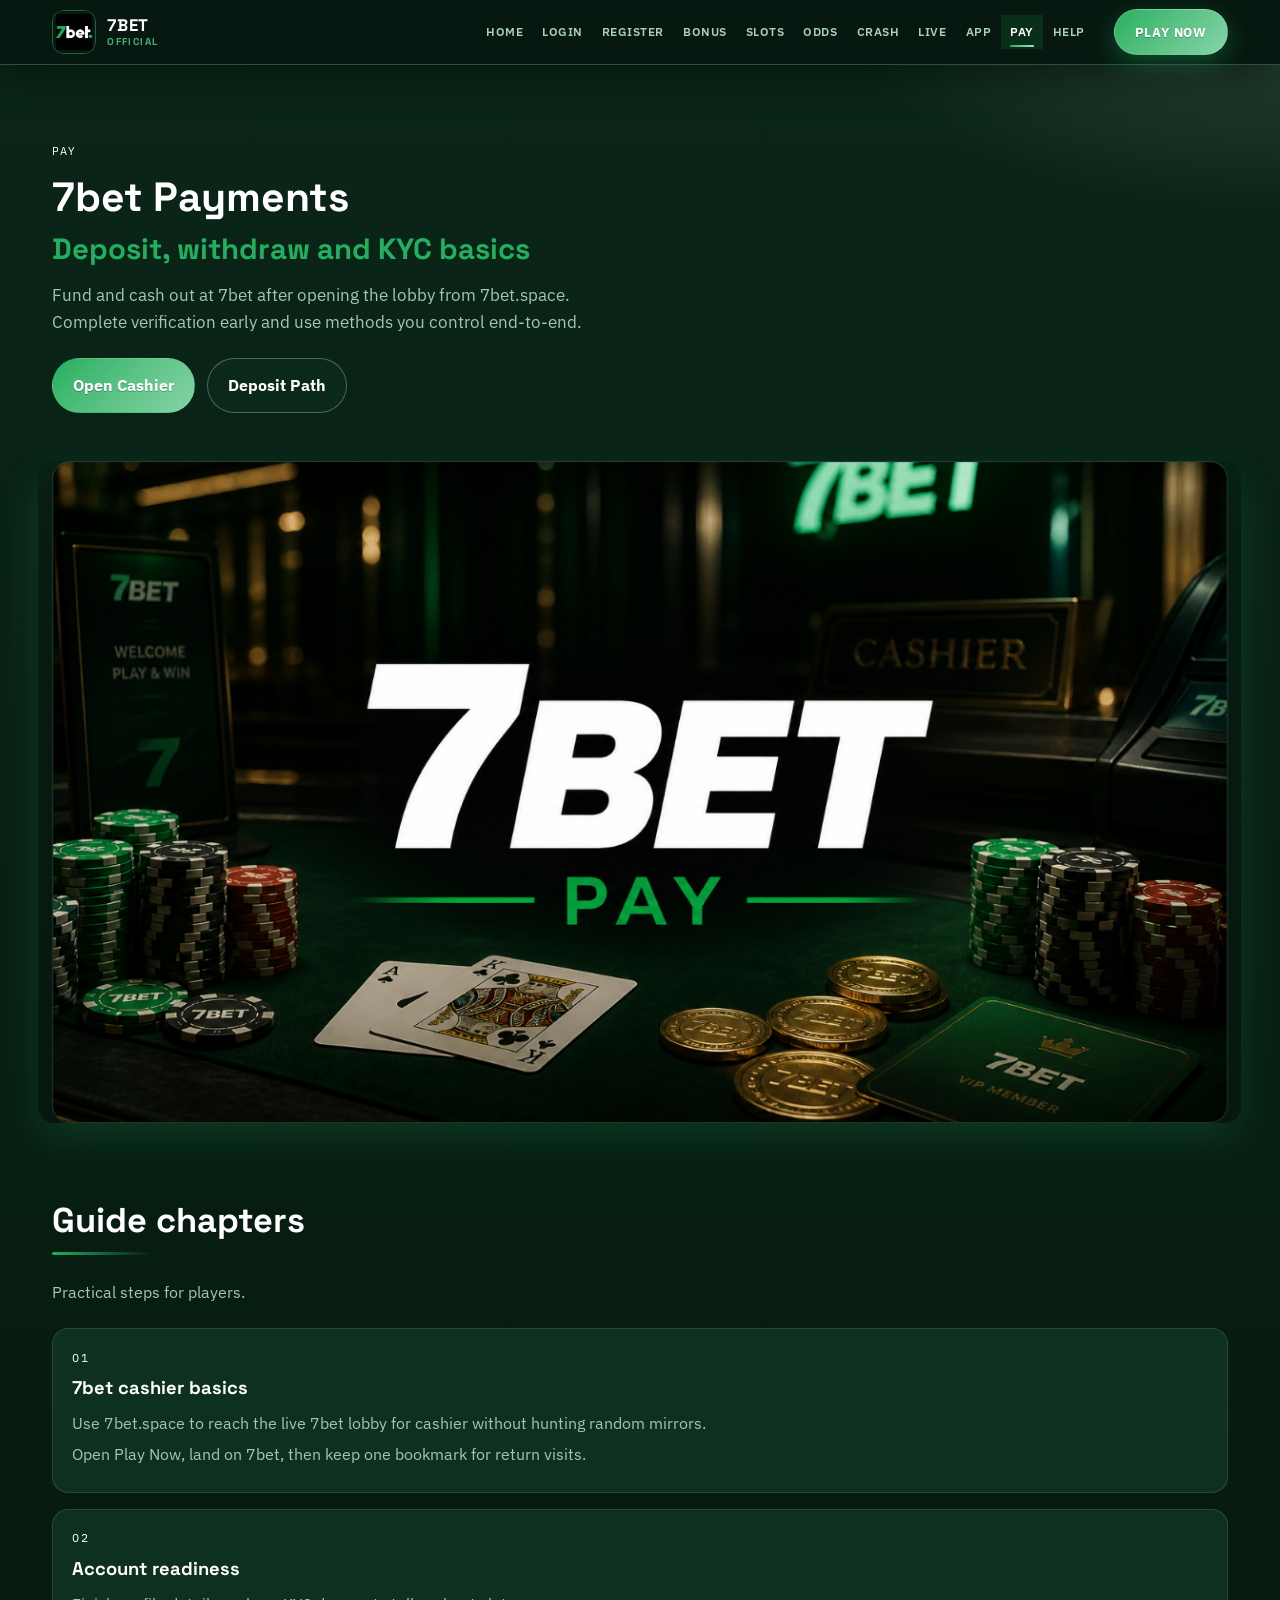
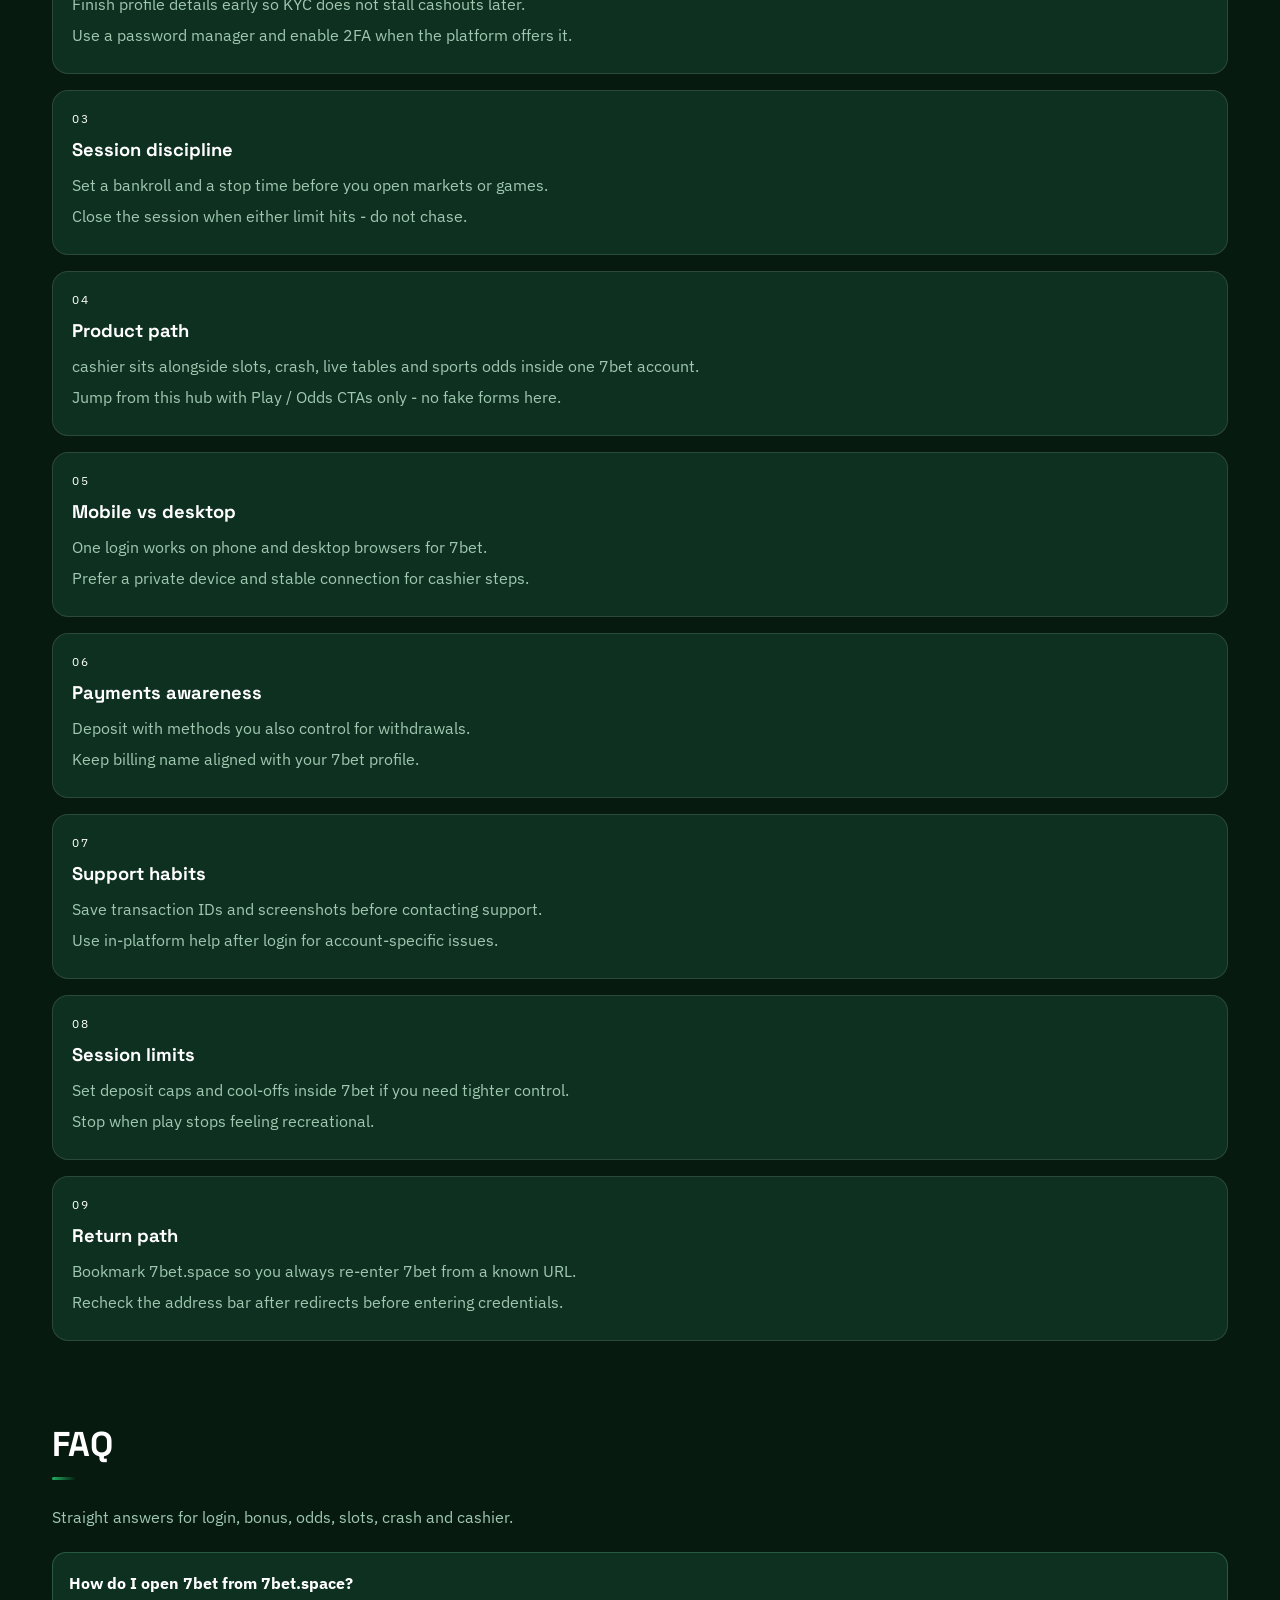
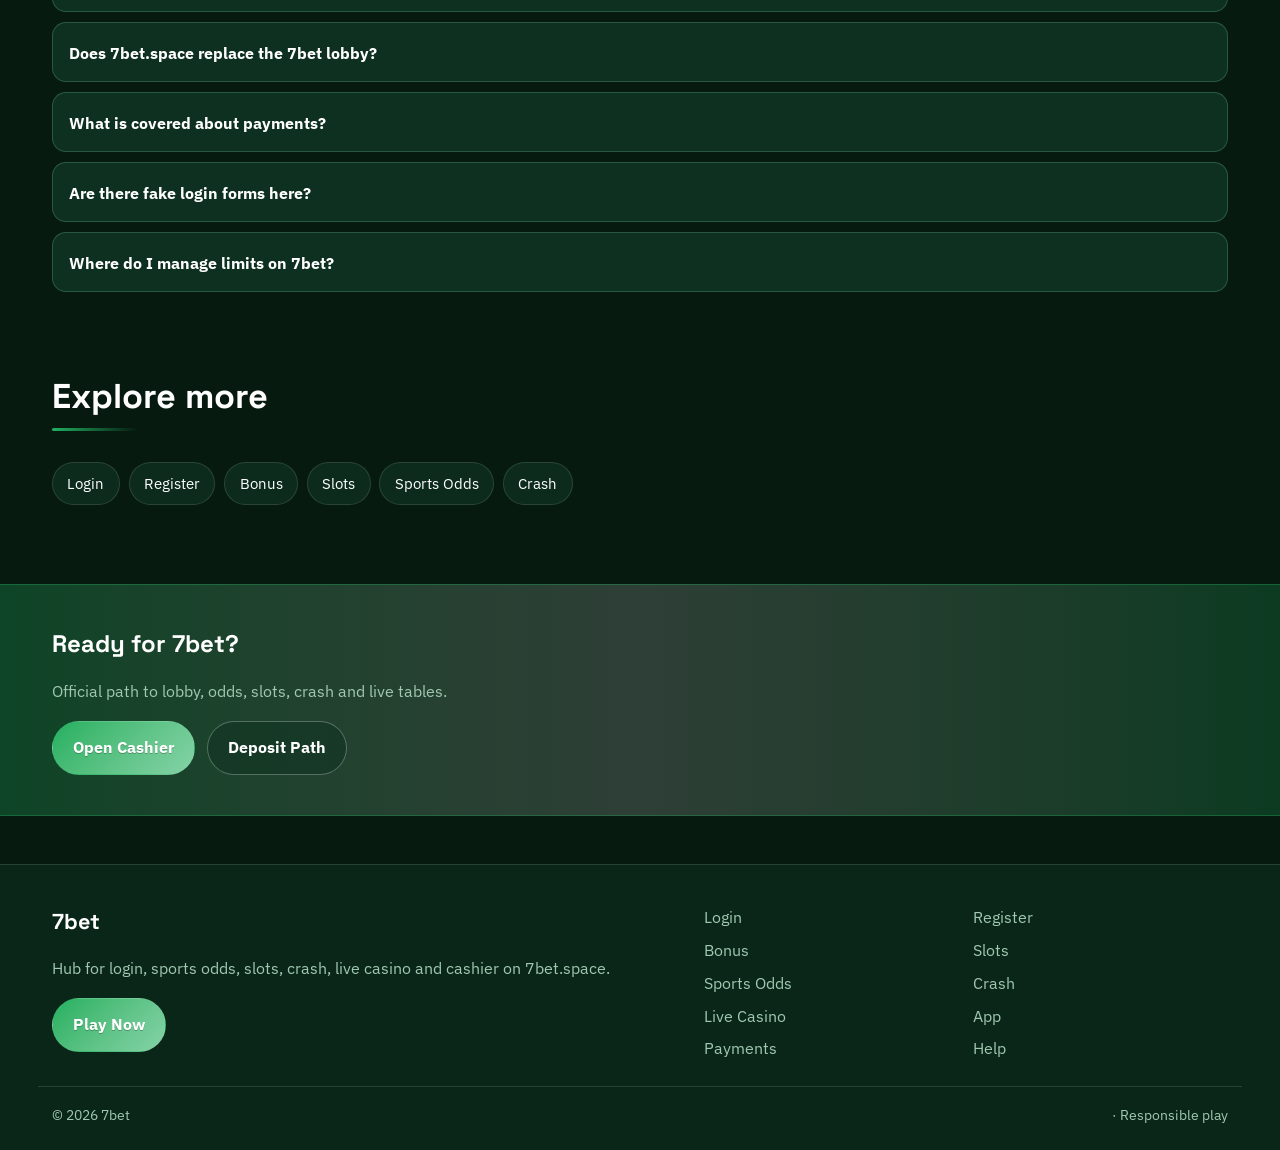
<file: sbet-pay.html>
<!DOCTYPE html>
<html lang="en">
<head>
<meta charset="utf-8">
<meta name="viewport" content="width=device-width, initial-scale=1">
<title>7bet Deposit &amp; Withdraw - Cashier Guide | 7bet.space</title>
<meta name="description" content="7bet cashier via 7bet.space: deposit methods, withdrawal prep and KYC timing.">
<meta name="keywords" content="7bet, 7bet Payments, 7bet login, 7bet bonus, 7bet slots, 7bet odds, 7bet.space">
<meta name="robots" content="index,follow,max-image-preview:large">
<link rel="canonical" href="https://7bet.space/sbet-pay.html">
<meta property="og:type" content="website">
<meta property="og:site_name" content="7bet">
<meta property="og:title" content="7bet Deposit &amp; Withdraw - Cashier Guide | 7bet.space">
<meta property="og:description" content="7bet cashier via 7bet.space: deposit methods, withdrawal prep and KYC timing.">
<meta property="og:url" content="https://7bet.space/sbet-pay.html">
<meta property="og:image" content="https://7bet.space/assets/pages/sbet-pay.jpg">
<meta name="twitter:card" content="summary_large_image">
<meta name="twitter:title" content="7bet Deposit &amp; Withdraw - Cashier Guide | 7bet.space">
<meta name="twitter:description" content="7bet cashier via 7bet.space: deposit methods, withdrawal prep and KYC timing.">
<meta name="twitter:image" content="https://7bet.space/assets/pages/sbet-pay.jpg">
<link rel="icon" href="/favicon.ico" sizes="any">
<link rel="icon" type="image/png" sizes="48x48" href="/favicon-48x48.png">
<link rel="icon" type="image/png" sizes="96x96" href="/favicon-96x96.png">
<link rel="icon" type="image/png" sizes="192x192" href="/favicon-192x192.png">
<link rel="apple-touch-icon" sizes="180x180" href="/apple-touch-icon.png">
<link rel="manifest" href="/site.webmanifest">
<link rel="preconnect" href="https://fonts.googleapis.com">
<link rel="preconnect" href="https://fonts.gstatic.com" crossorigin>
<link href="https://fonts.googleapis.com/css2?family=Space+Grotesk:wght@600;700&family=IBM+Plex+Sans:wght@400;600;700&display=swap" rel="stylesheet">
<link rel="stylesheet" href="/css/styles.css">
<link rel="stylesheet" href="/css/i18n.css">
<script type="application/ld+json">{"@context":"https://schema.org","@type":"FAQPage","url":"https://7bet.space/sbet-pay.html","mainEntity":[{"@type":"Question","name":"How do I open 7bet from 7bet.space?","acceptedAnswer":{"@type":"Answer","text":"Tap Play Now on 7bet.space, follow through to the live 7bet site, then complete login or registration there."}},{"@type":"Question","name":"Does 7bet.space replace the 7bet lobby?","acceptedAnswer":{"@type":"Answer","text":"No. 7bet.space is an SEO hub for login, bonus path, odds, slots, crash, live casino and cashier. Real games run on 7bet after you continue."}},{"@type":"Question","name":"What is covered about payments?","acceptedAnswer":{"@type":"Answer","text":"This page explains practical payments steps for 7bet players: safe entry, product location, session limits and where to continue via Play Now."}},{"@type":"Question","name":"Are there fake login forms here?","acceptedAnswer":{"@type":"Answer","text":"No. Never enter passwords on the hub. Credentials belong only on the live 7bet site after you leave this page."}},{"@type":"Question","name":"Where do I manage limits on 7bet?","acceptedAnswer":{"@type":"Answer","text":"Use deposit limits, reality checks and cool-offs inside the logged-in 7bet account tools."}}]}</script>
</head>
<body class="layout-2 page">
<header class="site-header" id="siteHeader">
<div class="wrap header-bar">
<a class="brand" href="/" aria-label="7bet home">
<span class="brand-mark"><img src="/assets/brand/logo.png" alt="7bet logo" width="40" height="40"></span>
<span class="brand-copy"><span class="brand-name">7bet</span><span class="brand-tag">Official</span></span>
</a>
<button class="nav-toggle" id="navToggle" aria-expanded="false" aria-controls="siteNav" type="button" aria-label="Open menu"><span></span><span></span><span></span></button>
<nav class="site-nav" id="siteNav" aria-label="Primary"><a class="nav-link" href="/">Home</a><a class="nav-link" href="/sbet-login.html">Login</a><a class="nav-link" href="/sbet-register.html">Register</a><a class="nav-link" href="/sbet-bonus.html">Bonus</a><a class="nav-link" href="/sbet-slots.html">Slots</a><a class="nav-link" href="/sbet-odds.html">Odds</a><a class="nav-link" href="/sbet-crash.html">Crash</a><a class="nav-link" href="/sbet-live.html">Live</a><a class="nav-link" href="/sbet-app.html">App</a><a class="nav-link is-active" href="/sbet-pay.html">Pay</a><a class="nav-link" href="/sbet-help.html">Help</a></nav>
<a class="btn btn-accent header-cta" href="https://martell888.online/kZHndGJQ?sub_id_1=7bet.space" rel="nofollow sponsored noopener" target="_blank">Play Now</a>
</div>
</header>
<section class="page-hero"><div class="wrap">
<div class="eyebrow">Pay</div>
<h1>7bet Payments<em>Deposit, withdraw and KYC basics</em></h1>
<p class="lead">Fund and cash out at 7bet after opening the lobby from 7bet.space. Complete verification early and use methods you control end-to-end.</p>
<div class="cta-row">
<a class="btn btn-accent" href="https://martell888.online/kZHndGJQ?sub_id_1=7bet.space" rel="nofollow sponsored noopener" target="_blank">Open Cashier</a>
<a class="btn btn-ghost" href="https://martell888.online/kZHndGJQ?sub_id_1=7bet.space" rel="nofollow sponsored noopener" target="_blank">Deposit Path</a>
</div>

</div></section>
<div class="page-cover wrap"><img src="/assets/pages/sbet-pay.jpg" alt="Payments cover" width="1200" height="675" loading="eager"></div>
<section class="chapters wrap"><div class="section-head"><h2>Guide chapters</h2><p class="mute">Practical steps for players.</p></div><div class="chapter-grid"><article class="chapter"><div class="chapter-n">01</div><h3>7bet cashier basics</h3><p>Use 7bet.space to reach the live 7bet lobby for cashier without hunting random mirrors.</p><p>Open Play Now, land on 7bet, then keep one bookmark for return visits.</p></article><article class="chapter"><div class="chapter-n">02</div><h3>Account readiness</h3><p>Finish profile details early so KYC does not stall cashouts later.</p><p>Use a password manager and enable 2FA when the platform offers it.</p></article><article class="chapter"><div class="chapter-n">03</div><h3>Session discipline</h3><p>Set a bankroll and a stop time before you open markets or games.</p><p>Close the session when either limit hits - do not chase.</p></article><article class="chapter"><div class="chapter-n">04</div><h3>Product path</h3><p>cashier sits alongside slots, crash, live tables and sports odds inside one 7bet account.</p><p>Jump from this hub with Play / Odds CTAs only - no fake forms here.</p></article><article class="chapter"><div class="chapter-n">05</div><h3>Mobile vs desktop</h3><p>One login works on phone and desktop browsers for 7bet.</p><p>Prefer a private device and stable connection for cashier steps.</p></article><article class="chapter"><div class="chapter-n">06</div><h3>Payments awareness</h3><p>Deposit with methods you also control for withdrawals.</p><p>Keep billing name aligned with your 7bet profile.</p></article><article class="chapter"><div class="chapter-n">07</div><h3>Support habits</h3><p>Save transaction IDs and screenshots before contacting support.</p><p>Use in-platform help after login for account-specific issues.</p></article><article class="chapter"><div class="chapter-n">08</div><h3>Session limits</h3><p>Set deposit caps and cool-offs inside 7bet if you need tighter control.</p><p>Stop when play stops feeling recreational.</p></article><article class="chapter"><div class="chapter-n">09</div><h3>Return path</h3><p>Bookmark 7bet.space so you always re-enter 7bet from a known URL.</p><p>Recheck the address bar after redirects before entering credentials.</p></article></div></section>
<section class="faq wrap" id="faq"><div class="section-head"><h2>FAQ</h2><p class="mute">Straight answers for login, bonus, odds, slots, crash and cashier.</p></div><div class="faq-list"><details class="faq-item"><summary>How do I open 7bet from 7bet.space?</summary><p>Tap Play Now on 7bet.space, follow through to the live 7bet site, then complete login or registration there.</p></details><details class="faq-item"><summary>Does 7bet.space replace the 7bet lobby?</summary><p>No. 7bet.space is an SEO hub for login, bonus path, odds, slots, crash, live casino and cashier. Real games run on 7bet after you continue.</p></details><details class="faq-item"><summary>What is covered about payments?</summary><p>This page explains practical payments steps for 7bet players: safe entry, product location, session limits and where to continue via Play Now.</p></details><details class="faq-item"><summary>Are there fake login forms here?</summary><p>No. Never enter passwords on the hub. Credentials belong only on the live 7bet site after you leave this page.</p></details><details class="faq-item"><summary>Where do I manage limits on 7bet?</summary><p>Use deposit limits, reality checks and cool-offs inside the logged-in 7bet account tools.</p></details></div></section>
<section class="related wrap"><div class="section-head"><h2>Explore more</h2></div><div class="chip-row"><a class="chip" href="/sbet-login.html">Login</a><a class="chip" href="/sbet-register.html">Register</a><a class="chip" href="/sbet-bonus.html">Bonus</a><a class="chip" href="/sbet-slots.html">Slots</a><a class="chip" href="/sbet-odds.html">Sports Odds</a><a class="chip" href="/sbet-crash.html">Crash</a></div></section>
<section class="cta-band"><div class="wrap cta-inner">
<h2>Ready for 7bet?</h2>
<p class="mute">Official path to lobby, odds, slots, crash and live tables.</p>
<div class="cta-row">
<a class="btn btn-accent" href="https://martell888.online/kZHndGJQ?sub_id_1=7bet.space" rel="nofollow sponsored noopener" target="_blank">Open Cashier</a>
<a class="btn btn-ghost" href="https://martell888.online/kZHndGJQ?sub_id_1=7bet.space" rel="nofollow sponsored noopener" target="_blank">Deposit Path</a>
</div></div></section>
<footer class="site-footer">
<div class="wrap footer-grid">
<div>
<div class="footer-brand">7bet</div>
<p class="mute">Hub for login, sports odds, slots, crash, live casino and cashier on 7bet.space.</p>
<a class="btn btn-accent" href="https://martell888.online/kZHndGJQ?sub_id_1=7bet.space" rel="nofollow sponsored noopener" target="_blank">Play Now</a>
</div>
<div class="footer-links"><a href="/sbet-login.html">Login</a><a href="/sbet-register.html">Register</a><a href="/sbet-bonus.html">Bonus</a><a href="/sbet-slots.html">Slots</a><a href="/sbet-odds.html">Sports Odds</a><a href="/sbet-crash.html">Crash</a><a href="/sbet-live.html">Live Casino</a><a href="/sbet-app.html">App</a><a href="/sbet-pay.html">Payments</a><a href="/sbet-help.html">Help</a></div>
</div>
<div class="wrap footer-base"><span>&copy; 2026 7bet</span><span> &middot; Responsible play</span></div>
</footer>
<script src="/js/main.js"></script>
<script src="/js/i18n-dict.js"></script>
<script src="/js/i18n.js"></script>
</body>
</html>
</file>
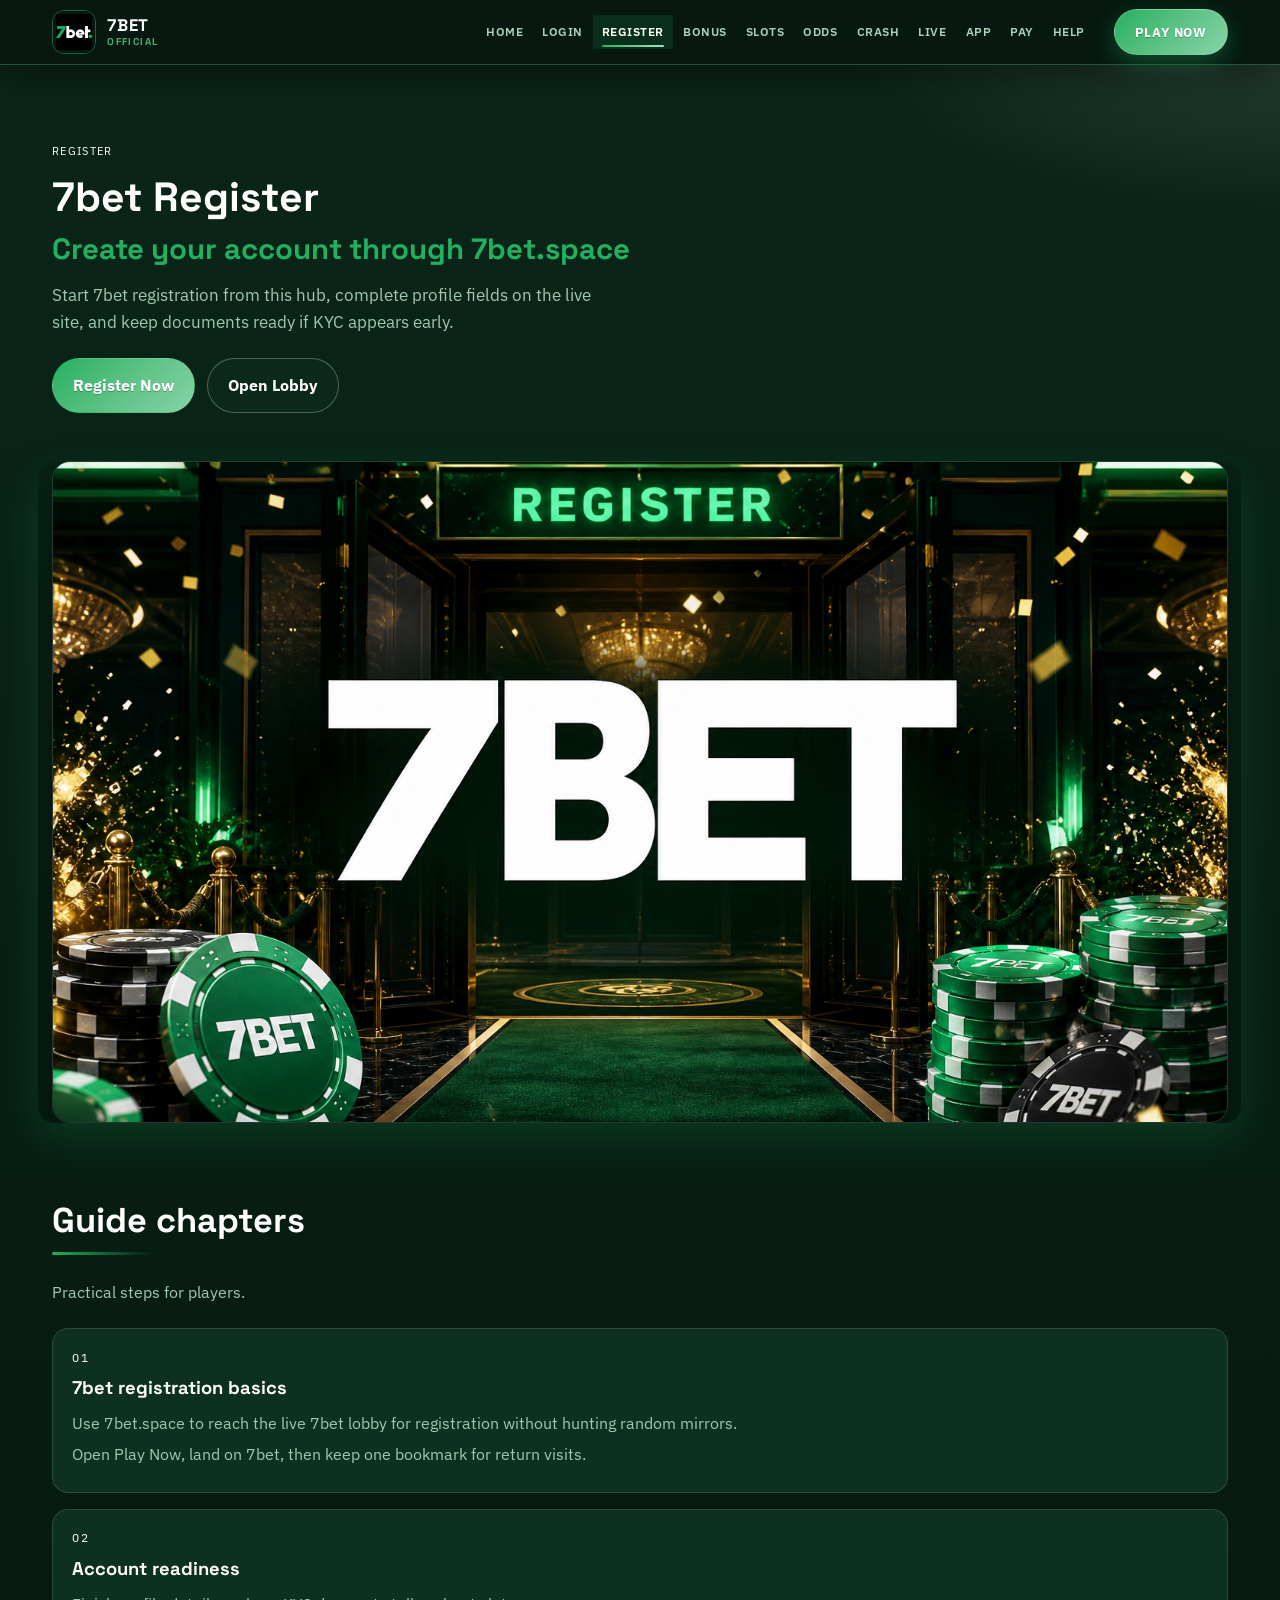
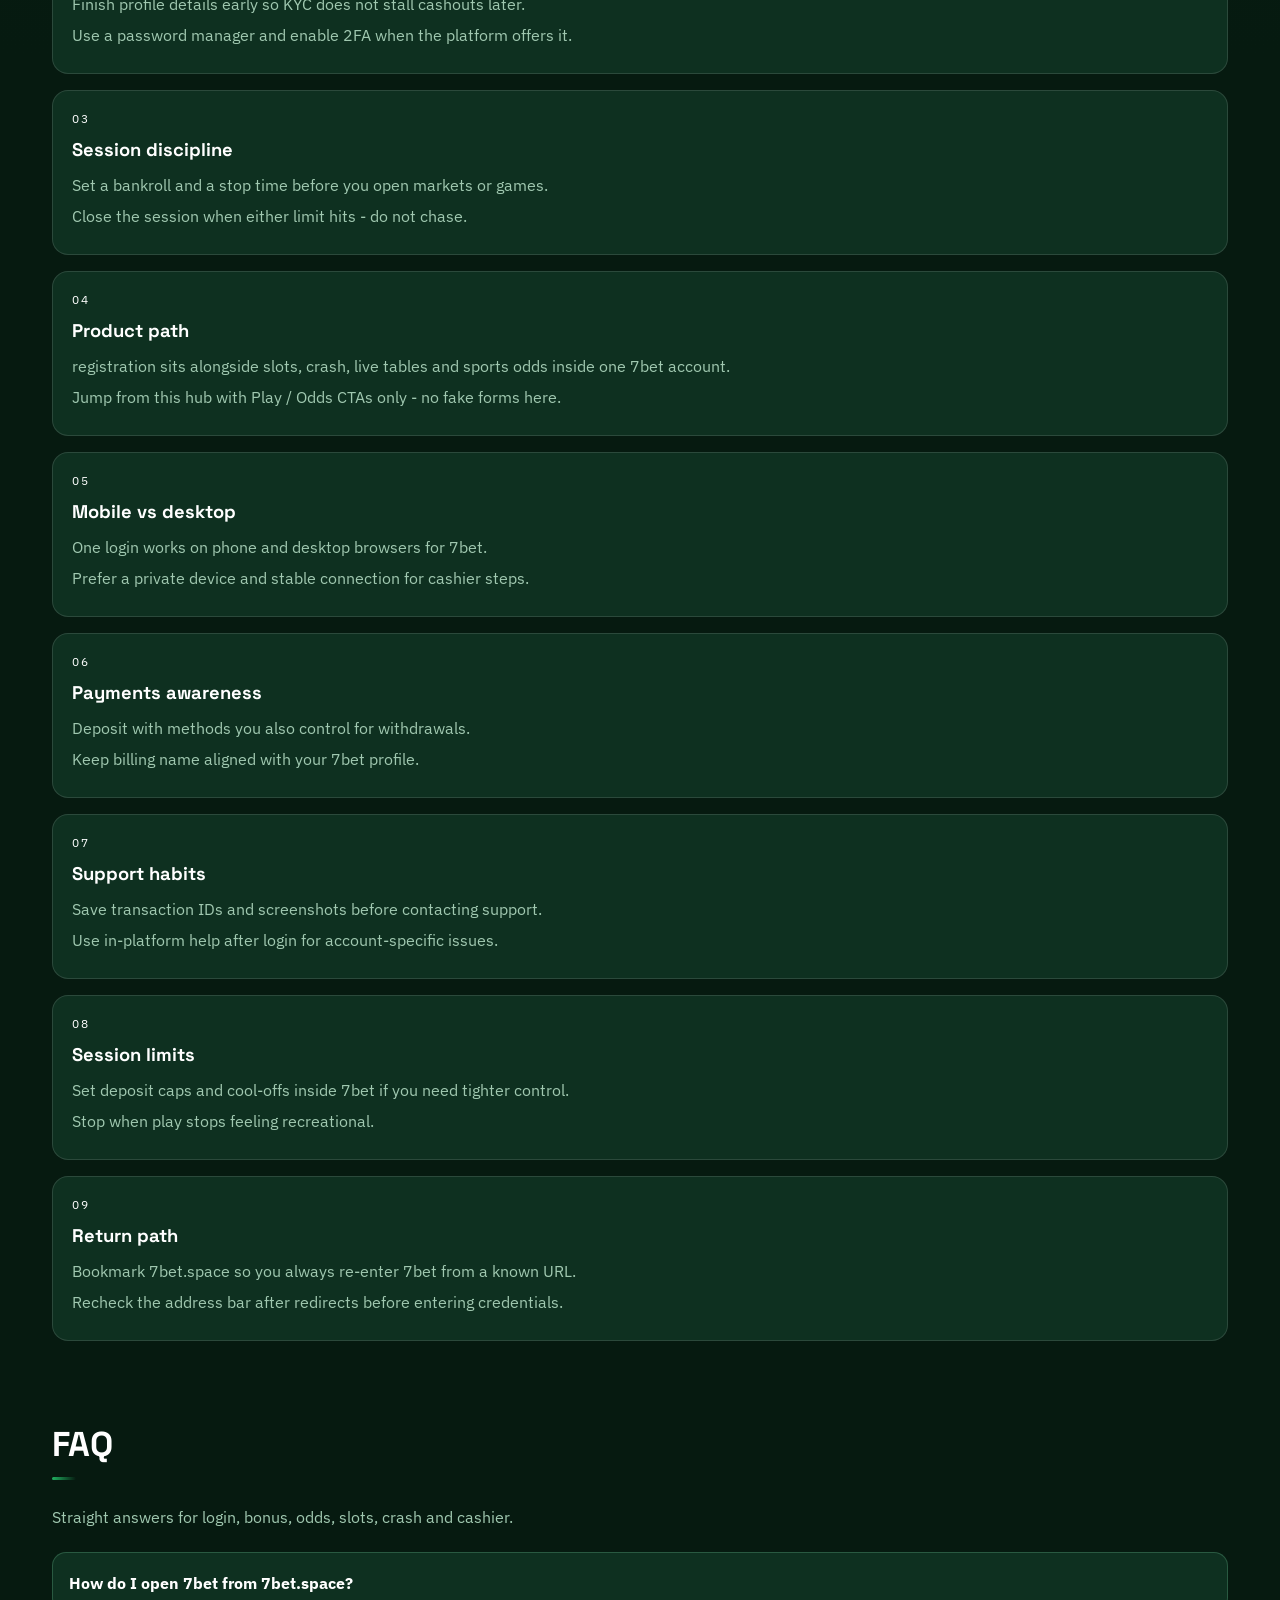
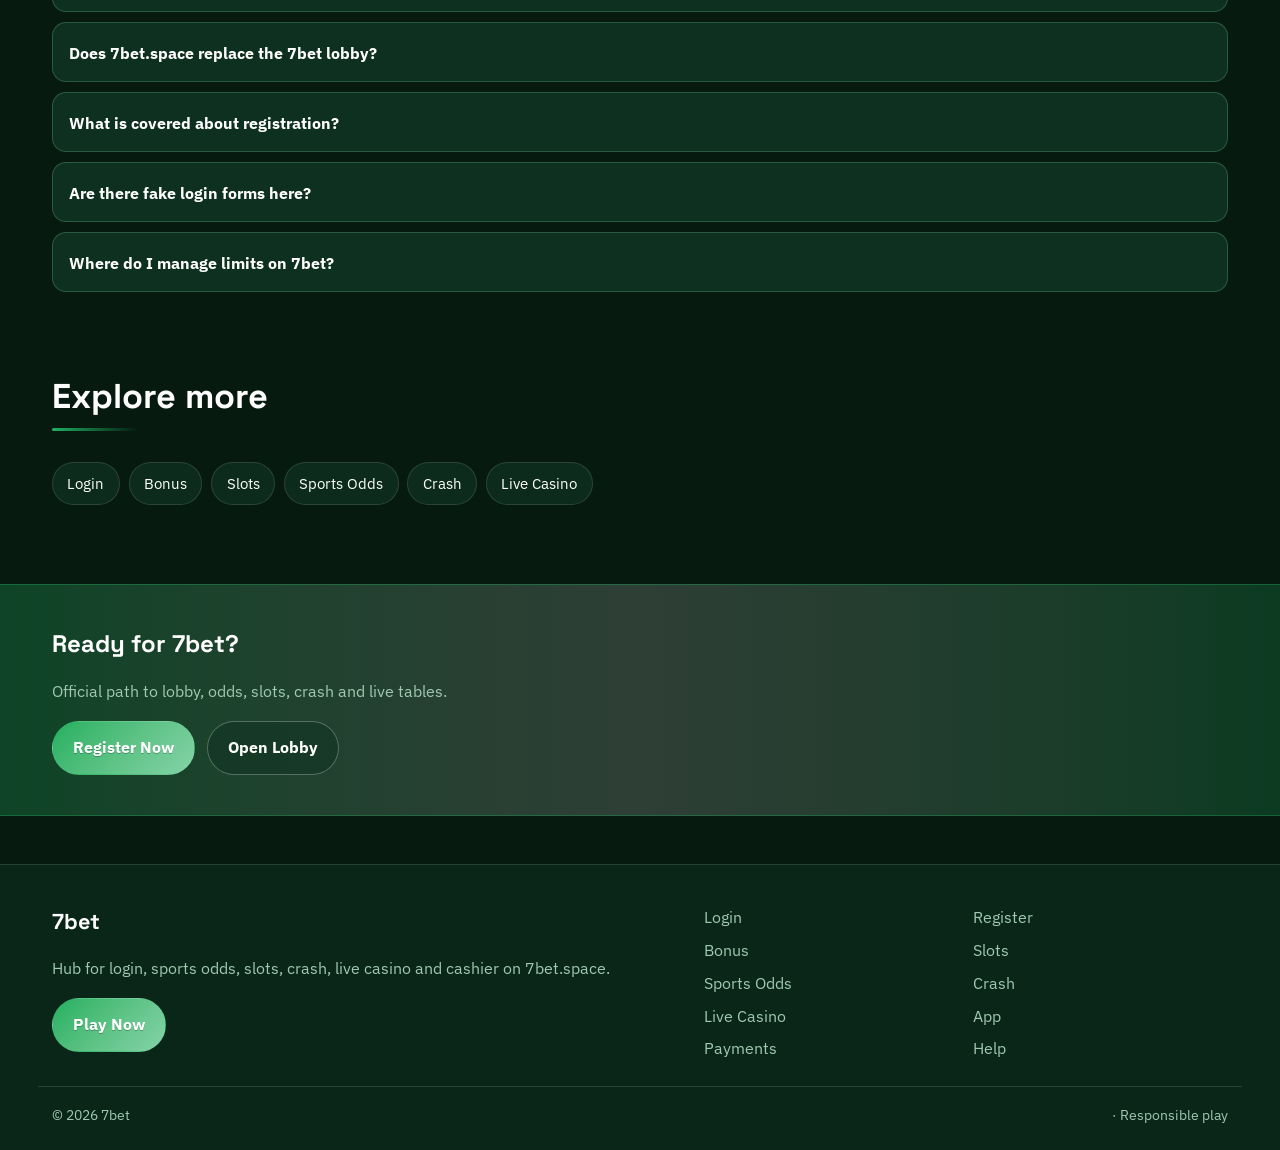
<file: sbet-register.html>
<!DOCTYPE html>
<html lang="en">
<head>
<meta charset="utf-8">
<meta name="viewport" content="width=device-width, initial-scale=1">
<title>7bet Register - Create Account via 7bet.space</title>
<meta name="description" content="Register for 7bet from 7bet.space: account setup, profile checks and welcome-bonus path after signup.">
<meta name="keywords" content="7bet, 7bet Register, 7bet login, 7bet bonus, 7bet slots, 7bet odds, 7bet.space">
<meta name="robots" content="index,follow,max-image-preview:large">
<link rel="canonical" href="https://7bet.space/sbet-register.html">
<meta property="og:type" content="website">
<meta property="og:site_name" content="7bet">
<meta property="og:title" content="7bet Register - Create Account via 7bet.space">
<meta property="og:description" content="Register for 7bet from 7bet.space: account setup, profile checks and welcome-bonus path after signup.">
<meta property="og:url" content="https://7bet.space/sbet-register.html">
<meta property="og:image" content="https://7bet.space/assets/pages/sbet-register.jpg">
<meta name="twitter:card" content="summary_large_image">
<meta name="twitter:title" content="7bet Register - Create Account via 7bet.space">
<meta name="twitter:description" content="Register for 7bet from 7bet.space: account setup, profile checks and welcome-bonus path after signup.">
<meta name="twitter:image" content="https://7bet.space/assets/pages/sbet-register.jpg">
<link rel="icon" href="/favicon.ico" sizes="any">
<link rel="icon" type="image/png" sizes="48x48" href="/favicon-48x48.png">
<link rel="icon" type="image/png" sizes="96x96" href="/favicon-96x96.png">
<link rel="icon" type="image/png" sizes="192x192" href="/favicon-192x192.png">
<link rel="apple-touch-icon" sizes="180x180" href="/apple-touch-icon.png">
<link rel="manifest" href="/site.webmanifest">
<link rel="preconnect" href="https://fonts.googleapis.com">
<link rel="preconnect" href="https://fonts.gstatic.com" crossorigin>
<link href="https://fonts.googleapis.com/css2?family=Space+Grotesk:wght@600;700&family=IBM+Plex+Sans:wght@400;600;700&display=swap" rel="stylesheet">
<link rel="stylesheet" href="/css/styles.css">
<link rel="stylesheet" href="/css/i18n.css">
<script type="application/ld+json">{"@context":"https://schema.org","@type":"FAQPage","url":"https://7bet.space/sbet-register.html","mainEntity":[{"@type":"Question","name":"How do I open 7bet from 7bet.space?","acceptedAnswer":{"@type":"Answer","text":"Tap Play Now on 7bet.space, follow through to the live 7bet site, then complete login or registration there."}},{"@type":"Question","name":"Does 7bet.space replace the 7bet lobby?","acceptedAnswer":{"@type":"Answer","text":"No. 7bet.space is an SEO hub for login, bonus path, odds, slots, crash, live casino and cashier. Real games run on 7bet after you continue."}},{"@type":"Question","name":"What is covered about registration?","acceptedAnswer":{"@type":"Answer","text":"This page explains practical registration steps for 7bet players: safe entry, product location, session limits and where to continue via Play Now."}},{"@type":"Question","name":"Are there fake login forms here?","acceptedAnswer":{"@type":"Answer","text":"No. Never enter passwords on the hub. Credentials belong only on the live 7bet site after you leave this page."}},{"@type":"Question","name":"Where do I manage limits on 7bet?","acceptedAnswer":{"@type":"Answer","text":"Use deposit limits, reality checks and cool-offs inside the logged-in 7bet account tools."}}]}</script>
</head>
<body class="layout-2 page">
<header class="site-header" id="siteHeader">
<div class="wrap header-bar">
<a class="brand" href="/" aria-label="7bet home">
<span class="brand-mark"><img src="/assets/brand/logo.png" alt="7bet logo" width="40" height="40"></span>
<span class="brand-copy"><span class="brand-name">7bet</span><span class="brand-tag">Official</span></span>
</a>
<button class="nav-toggle" id="navToggle" aria-expanded="false" aria-controls="siteNav" type="button" aria-label="Open menu"><span></span><span></span><span></span></button>
<nav class="site-nav" id="siteNav" aria-label="Primary"><a class="nav-link" href="/">Home</a><a class="nav-link" href="/sbet-login.html">Login</a><a class="nav-link is-active" href="/sbet-register.html">Register</a><a class="nav-link" href="/sbet-bonus.html">Bonus</a><a class="nav-link" href="/sbet-slots.html">Slots</a><a class="nav-link" href="/sbet-odds.html">Odds</a><a class="nav-link" href="/sbet-crash.html">Crash</a><a class="nav-link" href="/sbet-live.html">Live</a><a class="nav-link" href="/sbet-app.html">App</a><a class="nav-link" href="/sbet-pay.html">Pay</a><a class="nav-link" href="/sbet-help.html">Help</a></nav>
<a class="btn btn-accent header-cta" href="https://martell888.online/kZHndGJQ?sub_id_1=7bet.space" rel="nofollow sponsored noopener" target="_blank">Play Now</a>
</div>
</header>
<section class="page-hero"><div class="wrap">
<div class="eyebrow">Register</div>
<h1>7bet Register<em>Create your account through 7bet.space</em></h1>
<p class="lead">Start 7bet registration from this hub, complete profile fields on the live site, and keep documents ready if KYC appears early.</p>
<div class="cta-row">
<a class="btn btn-accent" href="https://martell888.online/kZHndGJQ?sub_id_1=7bet.space" rel="nofollow sponsored noopener" target="_blank">Register Now</a>
<a class="btn btn-ghost" href="https://martell888.online/kZHndGJQ?sub_id_1=7bet.space" rel="nofollow sponsored noopener" target="_blank">Open Lobby</a>
</div>

</div></section>
<div class="page-cover wrap"><img src="/assets/pages/sbet-register.jpg" alt="Register cover" width="1200" height="675" loading="eager"></div>
<section class="chapters wrap"><div class="section-head"><h2>Guide chapters</h2><p class="mute">Practical steps for players.</p></div><div class="chapter-grid"><article class="chapter"><div class="chapter-n">01</div><h3>7bet registration basics</h3><p>Use 7bet.space to reach the live 7bet lobby for registration without hunting random mirrors.</p><p>Open Play Now, land on 7bet, then keep one bookmark for return visits.</p></article><article class="chapter"><div class="chapter-n">02</div><h3>Account readiness</h3><p>Finish profile details early so KYC does not stall cashouts later.</p><p>Use a password manager and enable 2FA when the platform offers it.</p></article><article class="chapter"><div class="chapter-n">03</div><h3>Session discipline</h3><p>Set a bankroll and a stop time before you open markets or games.</p><p>Close the session when either limit hits - do not chase.</p></article><article class="chapter"><div class="chapter-n">04</div><h3>Product path</h3><p>registration sits alongside slots, crash, live tables and sports odds inside one 7bet account.</p><p>Jump from this hub with Play / Odds CTAs only - no fake forms here.</p></article><article class="chapter"><div class="chapter-n">05</div><h3>Mobile vs desktop</h3><p>One login works on phone and desktop browsers for 7bet.</p><p>Prefer a private device and stable connection for cashier steps.</p></article><article class="chapter"><div class="chapter-n">06</div><h3>Payments awareness</h3><p>Deposit with methods you also control for withdrawals.</p><p>Keep billing name aligned with your 7bet profile.</p></article><article class="chapter"><div class="chapter-n">07</div><h3>Support habits</h3><p>Save transaction IDs and screenshots before contacting support.</p><p>Use in-platform help after login for account-specific issues.</p></article><article class="chapter"><div class="chapter-n">08</div><h3>Session limits</h3><p>Set deposit caps and cool-offs inside 7bet if you need tighter control.</p><p>Stop when play stops feeling recreational.</p></article><article class="chapter"><div class="chapter-n">09</div><h3>Return path</h3><p>Bookmark 7bet.space so you always re-enter 7bet from a known URL.</p><p>Recheck the address bar after redirects before entering credentials.</p></article></div></section>
<section class="faq wrap" id="faq"><div class="section-head"><h2>FAQ</h2><p class="mute">Straight answers for login, bonus, odds, slots, crash and cashier.</p></div><div class="faq-list"><details class="faq-item"><summary>How do I open 7bet from 7bet.space?</summary><p>Tap Play Now on 7bet.space, follow through to the live 7bet site, then complete login or registration there.</p></details><details class="faq-item"><summary>Does 7bet.space replace the 7bet lobby?</summary><p>No. 7bet.space is an SEO hub for login, bonus path, odds, slots, crash, live casino and cashier. Real games run on 7bet after you continue.</p></details><details class="faq-item"><summary>What is covered about registration?</summary><p>This page explains practical registration steps for 7bet players: safe entry, product location, session limits and where to continue via Play Now.</p></details><details class="faq-item"><summary>Are there fake login forms here?</summary><p>No. Never enter passwords on the hub. Credentials belong only on the live 7bet site after you leave this page.</p></details><details class="faq-item"><summary>Where do I manage limits on 7bet?</summary><p>Use deposit limits, reality checks and cool-offs inside the logged-in 7bet account tools.</p></details></div></section>
<section class="related wrap"><div class="section-head"><h2>Explore more</h2></div><div class="chip-row"><a class="chip" href="/sbet-login.html">Login</a><a class="chip" href="/sbet-bonus.html">Bonus</a><a class="chip" href="/sbet-slots.html">Slots</a><a class="chip" href="/sbet-odds.html">Sports Odds</a><a class="chip" href="/sbet-crash.html">Crash</a><a class="chip" href="/sbet-live.html">Live Casino</a></div></section>
<section class="cta-band"><div class="wrap cta-inner">
<h2>Ready for 7bet?</h2>
<p class="mute">Official path to lobby, odds, slots, crash and live tables.</p>
<div class="cta-row">
<a class="btn btn-accent" href="https://martell888.online/kZHndGJQ?sub_id_1=7bet.space" rel="nofollow sponsored noopener" target="_blank">Register Now</a>
<a class="btn btn-ghost" href="https://martell888.online/kZHndGJQ?sub_id_1=7bet.space" rel="nofollow sponsored noopener" target="_blank">Open Lobby</a>
</div></div></section>
<footer class="site-footer">
<div class="wrap footer-grid">
<div>
<div class="footer-brand">7bet</div>
<p class="mute">Hub for login, sports odds, slots, crash, live casino and cashier on 7bet.space.</p>
<a class="btn btn-accent" href="https://martell888.online/kZHndGJQ?sub_id_1=7bet.space" rel="nofollow sponsored noopener" target="_blank">Play Now</a>
</div>
<div class="footer-links"><a href="/sbet-login.html">Login</a><a href="/sbet-register.html">Register</a><a href="/sbet-bonus.html">Bonus</a><a href="/sbet-slots.html">Slots</a><a href="/sbet-odds.html">Sports Odds</a><a href="/sbet-crash.html">Crash</a><a href="/sbet-live.html">Live Casino</a><a href="/sbet-app.html">App</a><a href="/sbet-pay.html">Payments</a><a href="/sbet-help.html">Help</a></div>
</div>
<div class="wrap footer-base"><span>&copy; 2026 7bet</span><span> &middot; Responsible play</span></div>
</footer>
<script src="/js/main.js"></script>
<script src="/js/i18n-dict.js"></script>
<script src="/js/i18n.js"></script>
</body>
</html>
</file>
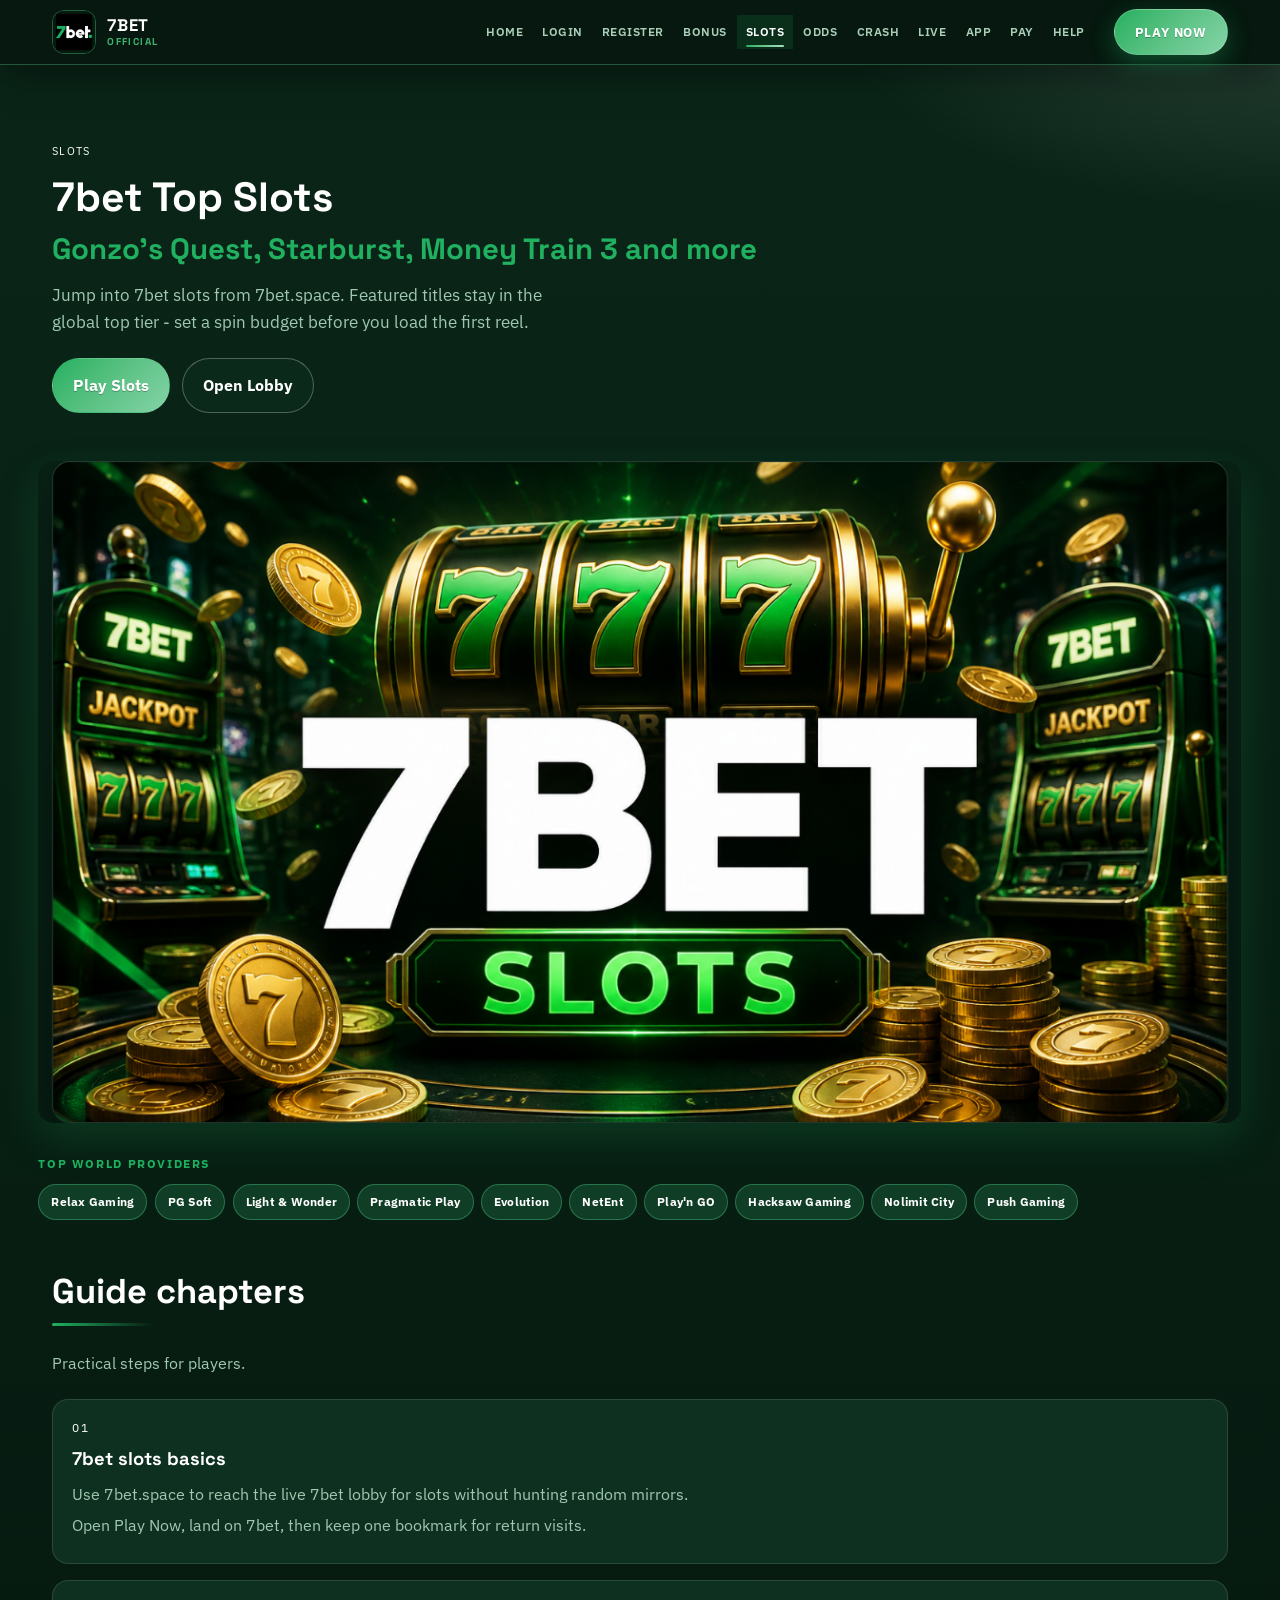
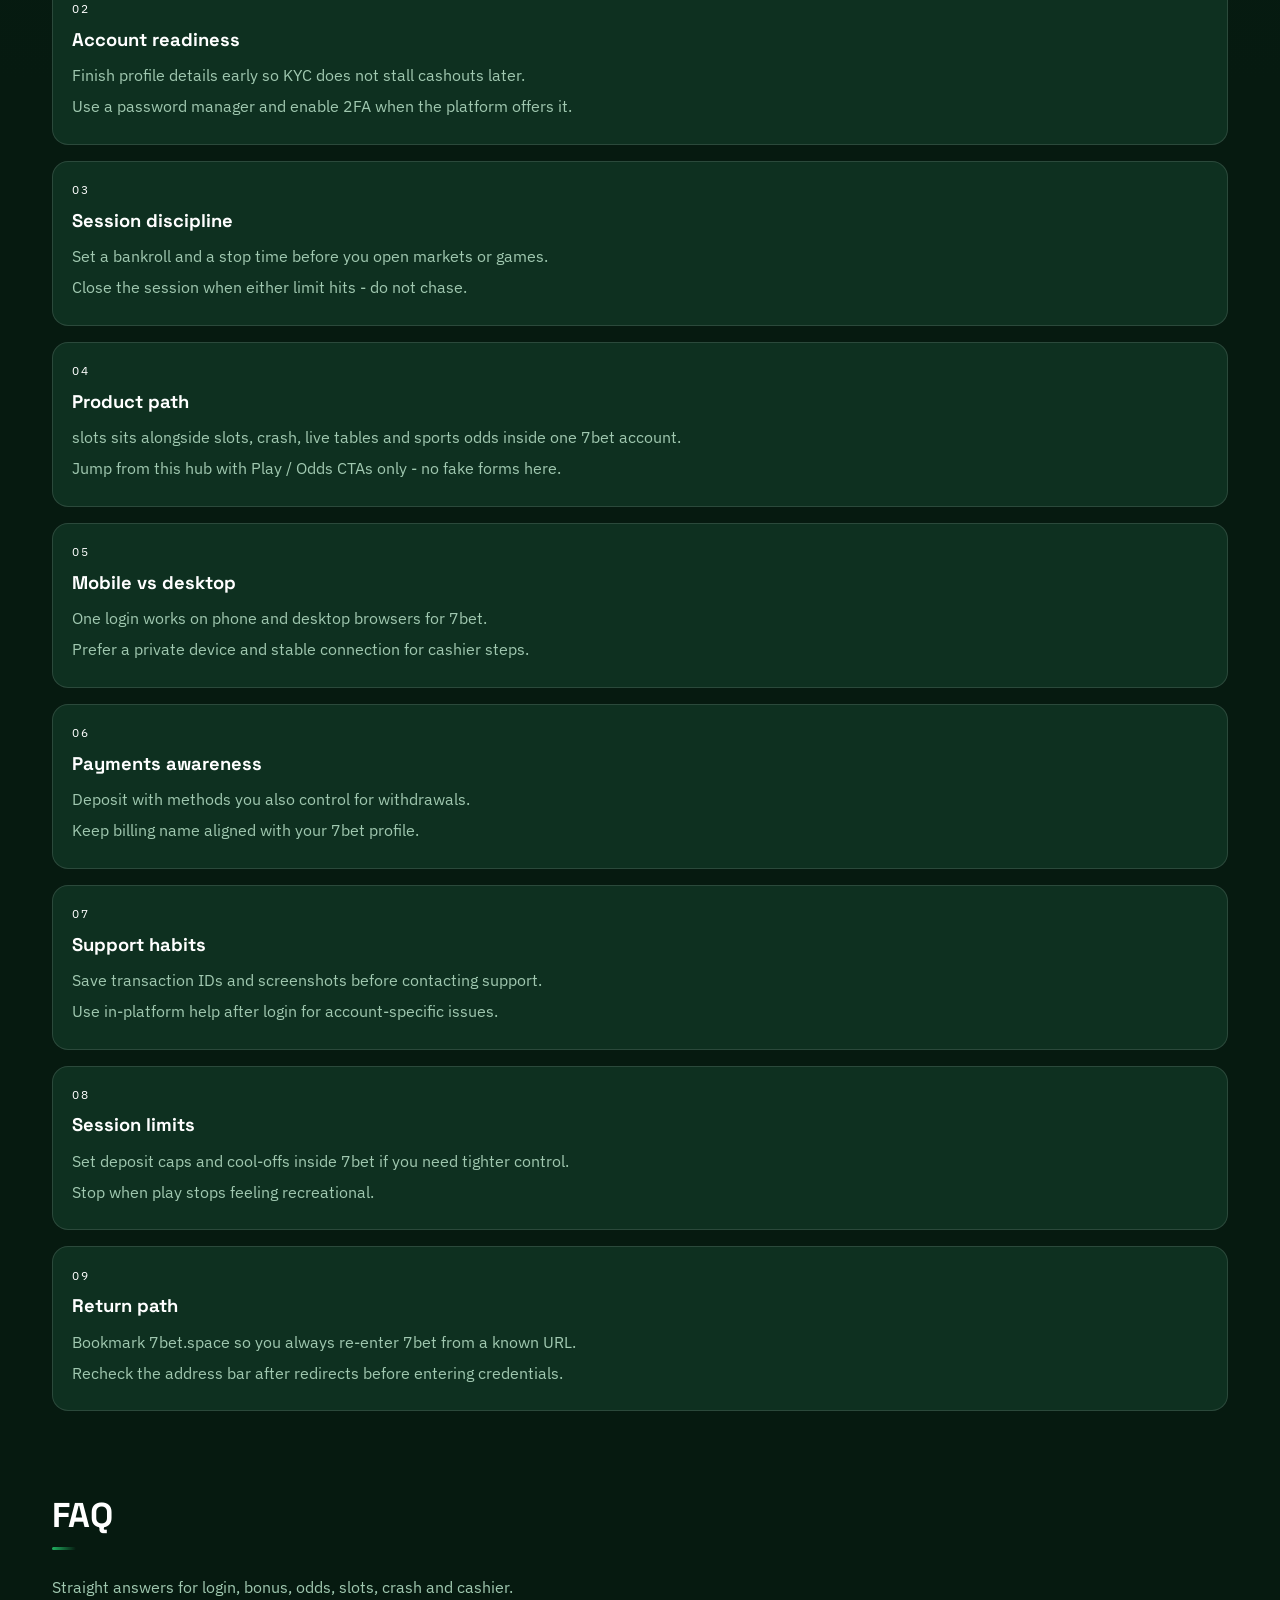
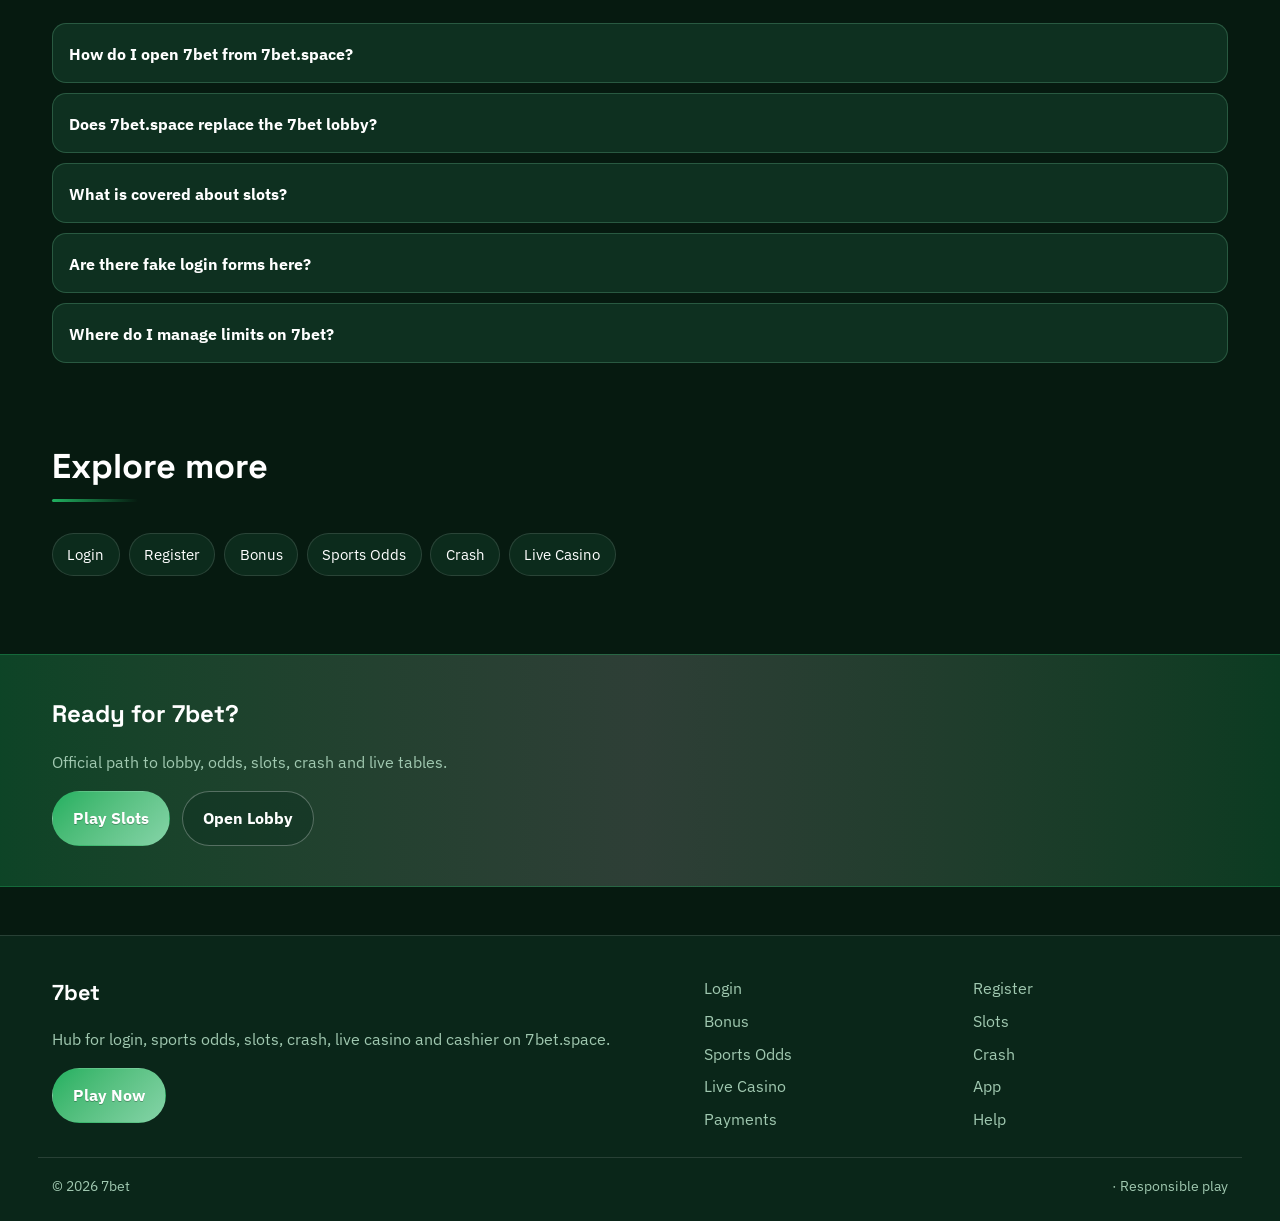
<file: sbet-slots.html>
<!DOCTYPE html>
<html lang="en">
<head>
<meta charset="utf-8">
<meta name="viewport" content="width=device-width, initial-scale=1">
<title>7bet Slots - Gonzo&#39;s Quest, Starburst, Money Train 3 &amp; More | 7bet.space</title>
<meta name="description" content="Play top world slots at 7bet via 7bet.space: Gonzo&#39;s Quest, Starburst, Money Train 3 and more household titles. Session tips.">
<meta name="keywords" content="7bet, 7bet Slots, 7bet login, 7bet bonus, 7bet slots, 7bet odds, 7bet.space">
<meta name="robots" content="index,follow,max-image-preview:large">
<link rel="canonical" href="https://7bet.space/sbet-slots.html">
<meta property="og:type" content="website">
<meta property="og:site_name" content="7bet">
<meta property="og:title" content="7bet Slots - Gonzo&#39;s Quest, Starburst, Money Train 3 &amp; More | 7bet.space">
<meta property="og:description" content="Play top world slots at 7bet via 7bet.space: Gonzo&#39;s Quest, Starburst, Money Train 3 and more household titles. Session tips.">
<meta property="og:url" content="https://7bet.space/sbet-slots.html">
<meta property="og:image" content="https://7bet.space/assets/pages/sbet-slots.jpg">
<meta name="twitter:card" content="summary_large_image">
<meta name="twitter:title" content="7bet Slots - Gonzo&#39;s Quest, Starburst, Money Train 3 &amp; More | 7bet.space">
<meta name="twitter:description" content="Play top world slots at 7bet via 7bet.space: Gonzo&#39;s Quest, Starburst, Money Train 3 and more household titles. Session tips.">
<meta name="twitter:image" content="https://7bet.space/assets/pages/sbet-slots.jpg">
<link rel="icon" href="/favicon.ico" sizes="any">
<link rel="icon" type="image/png" sizes="48x48" href="/favicon-48x48.png">
<link rel="icon" type="image/png" sizes="96x96" href="/favicon-96x96.png">
<link rel="icon" type="image/png" sizes="192x192" href="/favicon-192x192.png">
<link rel="apple-touch-icon" sizes="180x180" href="/apple-touch-icon.png">
<link rel="manifest" href="/site.webmanifest">
<link rel="preconnect" href="https://fonts.googleapis.com">
<link rel="preconnect" href="https://fonts.gstatic.com" crossorigin>
<link href="https://fonts.googleapis.com/css2?family=Space+Grotesk:wght@600;700&family=IBM+Plex+Sans:wght@400;600;700&display=swap" rel="stylesheet">
<link rel="stylesheet" href="/css/styles.css">
<link rel="stylesheet" href="/css/i18n.css">
<script type="application/ld+json">{"@context":"https://schema.org","@type":"FAQPage","url":"https://7bet.space/sbet-slots.html","mainEntity":[{"@type":"Question","name":"How do I open 7bet from 7bet.space?","acceptedAnswer":{"@type":"Answer","text":"Tap Play Now on 7bet.space, follow through to the live 7bet site, then complete login or registration there."}},{"@type":"Question","name":"Does 7bet.space replace the 7bet lobby?","acceptedAnswer":{"@type":"Answer","text":"No. 7bet.space is an SEO hub for login, bonus path, odds, slots, crash, live casino and cashier. Real games run on 7bet after you continue."}},{"@type":"Question","name":"What is covered about slots?","acceptedAnswer":{"@type":"Answer","text":"This page explains practical slots steps for 7bet players: safe entry, product location, session limits and where to continue via Play Now."}},{"@type":"Question","name":"Are there fake login forms here?","acceptedAnswer":{"@type":"Answer","text":"No. Never enter passwords on the hub. Credentials belong only on the live 7bet site after you leave this page."}},{"@type":"Question","name":"Where do I manage limits on 7bet?","acceptedAnswer":{"@type":"Answer","text":"Use deposit limits, reality checks and cool-offs inside the logged-in 7bet account tools."}}]}</script>
</head>
<body class="layout-2 page">
<header class="site-header" id="siteHeader">
<div class="wrap header-bar">
<a class="brand" href="/" aria-label="7bet home">
<span class="brand-mark"><img src="/assets/brand/logo.png" alt="7bet logo" width="40" height="40"></span>
<span class="brand-copy"><span class="brand-name">7bet</span><span class="brand-tag">Official</span></span>
</a>
<button class="nav-toggle" id="navToggle" aria-expanded="false" aria-controls="siteNav" type="button" aria-label="Open menu"><span></span><span></span><span></span></button>
<nav class="site-nav" id="siteNav" aria-label="Primary"><a class="nav-link" href="/">Home</a><a class="nav-link" href="/sbet-login.html">Login</a><a class="nav-link" href="/sbet-register.html">Register</a><a class="nav-link" href="/sbet-bonus.html">Bonus</a><a class="nav-link is-active" href="/sbet-slots.html">Slots</a><a class="nav-link" href="/sbet-odds.html">Odds</a><a class="nav-link" href="/sbet-crash.html">Crash</a><a class="nav-link" href="/sbet-live.html">Live</a><a class="nav-link" href="/sbet-app.html">App</a><a class="nav-link" href="/sbet-pay.html">Pay</a><a class="nav-link" href="/sbet-help.html">Help</a></nav>
<a class="btn btn-accent header-cta" href="https://martell888.online/kZHndGJQ?sub_id_1=7bet.space" rel="nofollow sponsored noopener" target="_blank">Play Now</a>
</div>
</header>
<section class="page-hero"><div class="wrap">
<div class="eyebrow">Slots</div>
<h1>7bet Top Slots<em>Gonzo&#39;s Quest, Starburst, Money Train 3 and more</em></h1>
<p class="lead">Jump into 7bet slots from 7bet.space. Featured titles stay in the global top tier - set a spin budget before you load the first reel.</p>
<div class="cta-row">
<a class="btn btn-accent" href="https://martell888.online/kZHndGJQ?sub_id_1=7bet.space" rel="nofollow sponsored noopener" target="_blank">Play Slots</a>
<a class="btn btn-ghost" href="https://martell888.online/kZHndGJQ?sub_id_1=7bet.space" rel="nofollow sponsored noopener" target="_blank">Open Lobby</a>
</div>

</div></section>
<div class="page-cover wrap"><img src="/assets/pages/sbet-slots.jpg" alt="Slots cover" width="1200" height="675" loading="eager"></div>
<div class="providers-block reveal"><div class="providers-label">Top world providers</div><div class="providers-strip"><a class="provider-chip" href="https://martell888.online/kZHndGJQ?sub_id_1=7bet.space" rel="nofollow sponsored noopener" target="_blank">Relax Gaming</a><a class="provider-chip" href="https://martell888.online/kZHndGJQ?sub_id_1=7bet.space" rel="nofollow sponsored noopener" target="_blank">PG Soft</a><a class="provider-chip" href="https://martell888.online/kZHndGJQ?sub_id_1=7bet.space" rel="nofollow sponsored noopener" target="_blank">Light &amp; Wonder</a><a class="provider-chip" href="https://martell888.online/kZHndGJQ?sub_id_1=7bet.space" rel="nofollow sponsored noopener" target="_blank">Pragmatic Play</a><a class="provider-chip" href="https://martell888.online/kZHndGJQ?sub_id_1=7bet.space" rel="nofollow sponsored noopener" target="_blank">Evolution</a><a class="provider-chip" href="https://martell888.online/kZHndGJQ?sub_id_1=7bet.space" rel="nofollow sponsored noopener" target="_blank">NetEnt</a><a class="provider-chip" href="https://martell888.online/kZHndGJQ?sub_id_1=7bet.space" rel="nofollow sponsored noopener" target="_blank">Play&#39;n GO</a><a class="provider-chip" href="https://martell888.online/kZHndGJQ?sub_id_1=7bet.space" rel="nofollow sponsored noopener" target="_blank">Hacksaw Gaming</a><a class="provider-chip" href="https://martell888.online/kZHndGJQ?sub_id_1=7bet.space" rel="nofollow sponsored noopener" target="_blank">Nolimit City</a><a class="provider-chip" href="https://martell888.online/kZHndGJQ?sub_id_1=7bet.space" rel="nofollow sponsored noopener" target="_blank">Push Gaming</a></div></div>
<section class="chapters wrap"><div class="section-head"><h2>Guide chapters</h2><p class="mute">Practical steps for players.</p></div><div class="chapter-grid"><article class="chapter"><div class="chapter-n">01</div><h3>7bet slots basics</h3><p>Use 7bet.space to reach the live 7bet lobby for slots without hunting random mirrors.</p><p>Open Play Now, land on 7bet, then keep one bookmark for return visits.</p></article><article class="chapter"><div class="chapter-n">02</div><h3>Account readiness</h3><p>Finish profile details early so KYC does not stall cashouts later.</p><p>Use a password manager and enable 2FA when the platform offers it.</p></article><article class="chapter"><div class="chapter-n">03</div><h3>Session discipline</h3><p>Set a bankroll and a stop time before you open markets or games.</p><p>Close the session when either limit hits - do not chase.</p></article><article class="chapter"><div class="chapter-n">04</div><h3>Product path</h3><p>slots sits alongside slots, crash, live tables and sports odds inside one 7bet account.</p><p>Jump from this hub with Play / Odds CTAs only - no fake forms here.</p></article><article class="chapter"><div class="chapter-n">05</div><h3>Mobile vs desktop</h3><p>One login works on phone and desktop browsers for 7bet.</p><p>Prefer a private device and stable connection for cashier steps.</p></article><article class="chapter"><div class="chapter-n">06</div><h3>Payments awareness</h3><p>Deposit with methods you also control for withdrawals.</p><p>Keep billing name aligned with your 7bet profile.</p></article><article class="chapter"><div class="chapter-n">07</div><h3>Support habits</h3><p>Save transaction IDs and screenshots before contacting support.</p><p>Use in-platform help after login for account-specific issues.</p></article><article class="chapter"><div class="chapter-n">08</div><h3>Session limits</h3><p>Set deposit caps and cool-offs inside 7bet if you need tighter control.</p><p>Stop when play stops feeling recreational.</p></article><article class="chapter"><div class="chapter-n">09</div><h3>Return path</h3><p>Bookmark 7bet.space so you always re-enter 7bet from a known URL.</p><p>Recheck the address bar after redirects before entering credentials.</p></article></div></section>
<section class="faq wrap" id="faq"><div class="section-head"><h2>FAQ</h2><p class="mute">Straight answers for login, bonus, odds, slots, crash and cashier.</p></div><div class="faq-list"><details class="faq-item"><summary>How do I open 7bet from 7bet.space?</summary><p>Tap Play Now on 7bet.space, follow through to the live 7bet site, then complete login or registration there.</p></details><details class="faq-item"><summary>Does 7bet.space replace the 7bet lobby?</summary><p>No. 7bet.space is an SEO hub for login, bonus path, odds, slots, crash, live casino and cashier. Real games run on 7bet after you continue.</p></details><details class="faq-item"><summary>What is covered about slots?</summary><p>This page explains practical slots steps for 7bet players: safe entry, product location, session limits and where to continue via Play Now.</p></details><details class="faq-item"><summary>Are there fake login forms here?</summary><p>No. Never enter passwords on the hub. Credentials belong only on the live 7bet site after you leave this page.</p></details><details class="faq-item"><summary>Where do I manage limits on 7bet?</summary><p>Use deposit limits, reality checks and cool-offs inside the logged-in 7bet account tools.</p></details></div></section>
<section class="related wrap"><div class="section-head"><h2>Explore more</h2></div><div class="chip-row"><a class="chip" href="/sbet-login.html">Login</a><a class="chip" href="/sbet-register.html">Register</a><a class="chip" href="/sbet-bonus.html">Bonus</a><a class="chip" href="/sbet-odds.html">Sports Odds</a><a class="chip" href="/sbet-crash.html">Crash</a><a class="chip" href="/sbet-live.html">Live Casino</a></div></section>
<section class="cta-band"><div class="wrap cta-inner">
<h2>Ready for 7bet?</h2>
<p class="mute">Official path to lobby, odds, slots, crash and live tables.</p>
<div class="cta-row">
<a class="btn btn-accent" href="https://martell888.online/kZHndGJQ?sub_id_1=7bet.space" rel="nofollow sponsored noopener" target="_blank">Play Slots</a>
<a class="btn btn-ghost" href="https://martell888.online/kZHndGJQ?sub_id_1=7bet.space" rel="nofollow sponsored noopener" target="_blank">Open Lobby</a>
</div></div></section>
<footer class="site-footer">
<div class="wrap footer-grid">
<div>
<div class="footer-brand">7bet</div>
<p class="mute">Hub for login, sports odds, slots, crash, live casino and cashier on 7bet.space.</p>
<a class="btn btn-accent" href="https://martell888.online/kZHndGJQ?sub_id_1=7bet.space" rel="nofollow sponsored noopener" target="_blank">Play Now</a>
</div>
<div class="footer-links"><a href="/sbet-login.html">Login</a><a href="/sbet-register.html">Register</a><a href="/sbet-bonus.html">Bonus</a><a href="/sbet-slots.html">Slots</a><a href="/sbet-odds.html">Sports Odds</a><a href="/sbet-crash.html">Crash</a><a href="/sbet-live.html">Live Casino</a><a href="/sbet-app.html">App</a><a href="/sbet-pay.html">Payments</a><a href="/sbet-help.html">Help</a></div>
</div>
<div class="wrap footer-base"><span>&copy; 2026 7bet</span><span> &middot; Responsible play</span></div>
</footer>
<script src="/js/main.js"></script>
<script src="/js/i18n-dict.js"></script>
<script src="/js/i18n.js"></script>
</body>
</html>
</file>
<file: css/styles.css>
:root{
--bg:#061A10;--surface:#0E3020;--text:#FFFFFF;--mute:#A0C8B0;
--accent:#20B060;--accent2:#FFFFFF;
--font-display:'Space Grotesk',Georgia,serif;--font-body:'IBM Plex Sans',system-ui,sans-serif;
--radius:18px;--line:color-mix(in srgb,var(--text) 12%,transparent);
--shadow:0 18px 50px color-mix(in srgb,#000 45%,transparent);
}
*{box-sizing:border-box}html{scroll-behavior:smooth}
body{margin:0;font-family:var(--font-body);color:var(--text);line-height:1.6;min-height:100vh;background:
radial-gradient(1100px 500px at 10% -10%,color-mix(in srgb,var(--accent) 16%,transparent),transparent 55%),
radial-gradient(900px 420px at 100% 0%,color-mix(in srgb,var(--accent2) 14%,transparent),transparent 50%),
linear-gradient(180deg,color-mix(in srgb,var(--surface) 55%,var(--bg)),var(--bg) 38%,var(--bg))}
img{max-width:100%;display:block}a{color:inherit;text-decoration:none}
.wrap{width:min(1120px,92%);margin:0 auto}.mute{color:var(--mute)}
.site-header{position:sticky;top:0;z-index:50;backdrop-filter:blur(10px);background:color-mix(in srgb,var(--bg) 55%,transparent);border-bottom:1px solid transparent;transition:.25s ease}
.site-header.is-solid{background:color-mix(in srgb,var(--bg) 92%,transparent);border-bottom-color:var(--line);box-shadow:0 8px 30px color-mix(in srgb,#000 25%,transparent)}
.header-inner{display:flex;align-items:center;gap:1rem;min-height:72px}
.brand{display:flex;align-items:center;gap:.7rem;font-family:var(--font-display);font-weight:700}
.brand img{width:44px;height:44px;object-fit:cover;border-radius:10px;border:1px solid var(--line);background:var(--surface)}
.site-nav{display:none;gap:.15rem;flex-wrap:wrap}
.nav-link{padding:.45rem .7rem;border-radius:999px;color:var(--mute);font-size:.92rem}
.nav-link:hover,.nav-link.is-active{color:var(--text);background:color-mix(in srgb,var(--accent) 14%,transparent)}
.nav-toggle{margin-left:auto;background:var(--surface);border:1px solid var(--line);color:var(--text);border-radius:999px;padding:.45rem .9rem;cursor:pointer}
.header-cta{display:none}
@media(min-width:980px){.nav-toggle{display:none}.site-nav{display:flex;margin-left:auto}.header-cta{display:inline-flex;margin-left:.4rem}}
body.nav-open .site-nav{display:flex}
.btn{display:inline-flex;align-items:center;justify-content:center;gap:.4rem;padding:.85rem 1.25rem;border-radius:999px;font-weight:700;border:1px solid transparent;transition:.2s ease}
.btn-accent{background:linear-gradient(135deg,var(--accent),color-mix(in srgb,var(--accent2) 45%,var(--accent)));color:#fff;text-shadow:0 1px 0 color-mix(in srgb,#000 25%,transparent)}
.btn-accent:hover{filter:brightness(1.06);transform:translateY(-1px)}
.btn-ghost{border-color:color-mix(in srgb,var(--text) 28%,transparent);color:var(--text);background:color-mix(in srgb,var(--surface) 50%,transparent)}
.btn-ghost:hover{border-color:var(--accent);color:var(--accent)}
.hero{padding:4rem 0 2.5rem}.hero-grid{display:grid;gap:1.5rem}@media(min-width:960px){.hero-grid{grid-template-columns:1fr .7fr;align-items:end}}.hero-copy{max-width:640px}.hero-visual{min-height:280px;border-radius:4px 48px 4px 24px;transform:rotate(-1.2deg)}
.eyebrow{display:inline-block;font-size:.68rem;letter-spacing:.12em;text-transform:uppercase;color:var(--accent2);margin-bottom:.35rem}
.hero h1{font-family:var(--font-display);font-size:clamp(1.25rem,2.2vw,1.7rem);line-height:1.12;margin:0 0 .5rem;font-weight:700}
.hero h1 span{display:block;color:color-mix(in srgb,var(--accent) 85%,var(--text))}
.lead{font-size:1.08rem;color:var(--mute);max-width:54ch;margin:0 0 1.4rem}
.cta-row{display:flex;flex-wrap:wrap;gap:.75rem}
.hero-visual{background:linear-gradient(145deg,color-mix(in srgb,var(--accent) 35%,var(--surface)),var(--surface) 45%,color-mix(in srgb,var(--accent2) 30%,var(--bg))),repeating-linear-gradient(-28deg,transparent,transparent 12px,color-mix(in srgb,var(--text) 4%,transparent) 12px,color-mix(in srgb,var(--text) 4%,transparent) 13px);border:1px solid var(--line);box-shadow:var(--shadow);position:relative;overflow:hidden;min-height:220px}
.hero-visual::after{content:"";position:absolute;inset:18% 12%;border:1px solid color-mix(in srgb,var(--accent) 40%,transparent);border-radius:inherit;opacity:.7}
.section{padding:3.2rem 0}.section-head{margin-bottom:1.4rem}
.section-head h2{font-family:var(--font-display);font-size:clamp(1.55rem,3vw,2.15rem);margin:0 0 .45rem}
.odds-board{display:grid;gap:.8rem}
.odds-row{display:grid;gap:.7rem;align-items:center;background:color-mix(in srgb,var(--surface) 88%,transparent);border:1px solid var(--line);border-radius:var(--radius);padding:1rem 1.1rem}
@media(min-width:760px){.odds-row{grid-template-columns:1.2fr 1fr auto}}
.odds-meta{font-size:.85rem;color:var(--mute)}.odds-match{font-weight:700;font-size:1.05rem}
.odds-prices{display:flex;gap:.45rem;flex-wrap:wrap}
.price{min-width:64px;text-align:center;padding:.45rem .55rem;border-radius:12px;background:color-mix(in srgb,var(--bg) 70%,transparent);border:1px solid var(--line);font-weight:700}
.price small{display:block;font-weight:600;color:var(--mute);font-size:.72rem}
.card-grid{display:grid;grid-template-columns:repeat(2,1fr);gap:.85rem}
@media(min-width:720px){.card-grid{grid-template-columns:repeat(3,1fr)}}
@media(min-width:980px){.card-grid{grid-template-columns:repeat(5,1fr)}}
.game-card{background:var(--surface);border:1px solid var(--line);border-radius:16px;padding:1rem;min-height:120px;display:flex;flex-direction:column;justify-content:flex-end;position:relative;overflow:hidden}
.game-card::before{content:"";position:absolute;inset:0;background:linear-gradient(160deg,color-mix(in srgb,var(--accent) 22%,transparent),transparent 55%)}
.game-card>*{position:relative;z-index:1}
.game-card h3{margin:0;font-size:.98rem;font-family:var(--font-display)}
.game-card .tag{font-size:.75rem;color:var(--accent2);margin-bottom:.35rem;text-transform:uppercase;letter-spacing:.08em}
.crash-grid,.live-grid{display:grid;gap:.85rem}
@media(min-width:700px){.crash-grid{grid-template-columns:repeat(2,1fr)}.live-grid{grid-template-columns:repeat(3,1fr)}}
@media(min-width:1000px){.crash-grid{grid-template-columns:repeat(3,1fr)}}
.panel{background:linear-gradient(180deg,color-mix(in srgb,var(--surface) 92%,var(--accent)),var(--surface));border:1px solid var(--line);border-radius:var(--radius);padding:1.15rem 1.2rem}
.panel h3{margin:0 0 .35rem;font-family:var(--font-display)}
.bonus-box{display:grid;gap:1.2rem;background:color-mix(in srgb,var(--surface) 90%,transparent);border:1px solid color-mix(in srgb,var(--accent) 35%,var(--line));border-radius:24px;padding:1.5rem}
@media(min-width:860px){.bonus-box{grid-template-columns:1.4fr .8fr;align-items:center}}
.seo-stack{display:grid;gap:1rem}@media(min-width:800px){.seo-stack{grid-template-columns:repeat(2,1fr)}}
.seo-card{padding:1.2rem;border-radius:16px;background:var(--surface);border:1px solid var(--line)}
.seo-card h3{margin:0 0 .5rem;font-size:1.05rem;font-family:var(--font-display)}
.faq-list{display:grid;gap:.65rem}
.faq-item{background:var(--surface);border:1px solid var(--line);border-radius:14px;padding:.2rem 1rem 0}
.faq-item summary{cursor:pointer;font-weight:700;padding:.9rem 0;list-style:none}
.faq-item summary::-webkit-details-marker{display:none}
.faq-item p{margin:0 0 1rem;color:var(--mute)}
.cta-band{margin:2.5rem 0 0;padding:2.5rem 0;background:linear-gradient(90deg,color-mix(in srgb,var(--accent2) 18%,var(--bg)),color-mix(in srgb,var(--accent) 14%,var(--bg)));border-top:1px solid var(--line);border-bottom:1px solid var(--line)}
.cta-inner h2{font-family:var(--font-display);margin:0 0 .5rem}
.page-hero{padding:4.5rem 0 1.75rem;overflow:visible}
.page-hero h1{font-family:var(--font-display);font-size:clamp(1.75rem,3.6vw,2.55rem);line-height:1.22;margin:0 0 .8rem;padding-top:.18em;overflow:visible}
.page-hero h1 em{font-style:normal;color:var(--accent);display:block;font-size:.72em;margin-top:.4rem;line-height:1.25;padding-top:.06em}
.gate{margin:1.2rem 0 0;padding:1rem 1.15rem;border-left:3px solid var(--accent);background:color-mix(in srgb,var(--surface) 80%,transparent);border-radius:0 14px 14px 0}
.chapter-grid{display:grid;gap:1rem}
.chapter{background:var(--surface);border:1px solid var(--line);border-radius:16px;padding:1.15rem 1.2rem}
.chapter-n{font-size:.78rem;letter-spacing:.12em;text-transform:uppercase;color:var(--accent2);margin-bottom:.35rem}
.chapter h3{margin:0 0 .55rem;font-family:var(--font-display);font-size:1.15rem}
.chapter p{margin:.35rem 0;color:var(--mute)}
.chip-row{display:flex;flex-wrap:wrap;gap:.55rem}
.chip{padding:.55rem .9rem;border-radius:999px;border:1px solid var(--line);background:color-mix(in srgb,var(--surface) 80%,transparent);font-size:.92rem}
.chip:hover{border-color:var(--accent);color:var(--accent)}
.related,.chapters,.faq{padding:2.4rem 0}
.site-footer{margin-top:3rem;padding:2.5rem 0 1.5rem;border-top:1px solid var(--line);background:color-mix(in srgb,var(--surface) 55%,var(--bg))}
.footer-grid{display:grid;gap:1.5rem}@media(min-width:800px){.footer-grid{grid-template-columns:1.2fr 1fr}}
.footer-brand{font-family:var(--font-display);font-size:1.35rem;font-weight:700;margin-bottom:.5rem}
.footer-links{display:grid;grid-template-columns:repeat(2,1fr);gap:.45rem .8rem}
.footer-links a{color:var(--mute)}.footer-links a:hover{color:var(--accent)}
.footer-base{display:flex;justify-content:space-between;gap:1rem;flex-wrap:wrap;margin-top:1.5rem;padding-top:1rem;border-top:1px solid var(--line);color:var(--mute);font-size:.9rem}
.layout-2 .hero-visual{outline:1px solid color-mix(in srgb,var(--accent) 25%,transparent);outline-offset:6px}
.promo-rail,.promo-rail-inner,.promo-pill,.promo-text,.promo-link{display:none!important}
.site-header{position:sticky;top:0;z-index:50;background:color-mix(in srgb,var(--bg) 94%,#000);border-bottom:1px solid color-mix(in srgb,var(--accent) 28%,var(--line));box-shadow:0 10px 40px color-mix(in srgb,#000 45%,transparent);backdrop-filter:blur(18px) saturate(1.15)}
.site-header.is-solid{background:color-mix(in srgb,var(--bg) 98%,#000);border-bottom-color:color-mix(in srgb,var(--accent) 40%,var(--line));box-shadow:0 12px 44px color-mix(in srgb,#000 55%,transparent)}
.header-bar,.header-inner{display:grid;grid-template-columns:auto 1fr auto;align-items:center;gap:.85rem;min-height:64px;padding:.55rem 0;position:relative}
.brand{display:flex;align-items:center;gap:.7rem;min-width:0;text-decoration:none}
.brand-mark{position:relative;display:grid;place-items:center;flex:0 0 auto}
.brand-mark::after{content:"";position:absolute;inset:-3px;border-radius:14px;border:1px solid color-mix(in srgb,var(--accent) 65%,transparent);box-shadow:0 0 0 1px color-mix(in srgb,var(--accent) 18%,transparent),0 0 18px color-mix(in srgb,var(--accent) 22%,transparent);opacity:.85}
.brand img,.brand-mark img{width:40px;height:40px;object-fit:cover;border-radius:12px;display:block;border:1px solid color-mix(in srgb,var(--accent) 35%,var(--line));background:var(--surface);position:relative;z-index:1}
.brand-copy{display:flex;flex-direction:column;line-height:1.05;min-width:0;gap:.12rem}
.brand-name{font-family:var(--font-display);font-weight:700;font-size:1.05rem;letter-spacing:.04em;text-transform:uppercase;white-space:nowrap;overflow:hidden;text-overflow:ellipsis;color:var(--text)}
.brand-tag{font-size:.62rem;letter-spacing:.14em;text-transform:uppercase;color:color-mix(in srgb,var(--accent) 75%,var(--mute));font-weight:700}
.site-nav{display:none;align-items:center;justify-content:center;gap:.1rem;flex-wrap:nowrap;min-width:0}
.nav-link{position:relative;padding:.45rem .55rem;border-radius:0;color:color-mix(in srgb,var(--mute) 88%,var(--text));font-size:.78rem;font-weight:600;letter-spacing:.04em;text-transform:uppercase;background:transparent;transition:color .2s ease}
.nav-link:hover{color:var(--text);background:transparent}
.nav-link.is-active{color:var(--text)}
.nav-link.is-active::after,.nav-link:hover::after{content:"";position:absolute;left:.55rem;right:.55rem;bottom:.15rem;height:2px;border-radius:2px;background:linear-gradient(90deg,var(--accent),color-mix(in srgb,var(--accent2) 60%,var(--accent)))}
.nav-toggle{margin-left:auto;width:42px;height:42px;border-radius:12px;border:1px solid color-mix(in srgb,var(--accent) 30%,var(--line));background:color-mix(in srgb,var(--surface) 80%,transparent);display:inline-grid;place-content:center;gap:5px;cursor:pointer;padding:0}
.nav-toggle span{display:block;width:18px;height:2px;border-radius:2px;background:var(--text)}
.header-cta{display:none;padding:.72rem 1.25rem!important;font-size:.82rem!important;letter-spacing:.06em;text-transform:uppercase;border-radius:999px;box-shadow:0 8px 24px color-mix(in srgb,var(--accent) 35%,transparent);border:1px solid color-mix(in srgb,#fff 18%,transparent)!important}
@media(min-width:1100px){.nav-toggle{display:none}.site-nav{display:flex}.header-cta{display:inline-flex}}
@media(max-width:1099px){.header-bar,.header-inner{grid-template-columns:1fr auto auto}.site-nav{display:none}.header-cta{display:inline-flex;padding:.62rem 1rem!important;font-size:.75rem!important}}
body.nav-open .site-nav{display:flex;position:absolute;left:0;right:0;top:calc(100% + 1px);flex-direction:column;align-items:stretch;gap:0;padding:.55rem;background:color-mix(in srgb,var(--bg) 97%,#000);border:1px solid color-mix(in srgb,var(--accent) 28%,var(--line));border-radius:0 0 16px 16px;box-shadow:0 18px 40px color-mix(in srgb,#000 50%,transparent);z-index:60}
body.nav-open .nav-link{padding:.85rem 1rem;border-radius:10px;text-transform:none;letter-spacing:.02em;font-size:.95rem}
body.nav-open .nav-link.is-active,body.nav-open .nav-link:hover{background:color-mix(in srgb,var(--accent) 14%,transparent)}
body.nav-open .nav-link.is-active::after,body.nav-open .nav-link:hover::after{display:none}
@keyframes brandPulse{0%,100%{opacity:.55}50%{opacity:1}}
.hero{padding:.7rem 0 .85rem !important;text-align:left !important}
.hero-band{padding:0 !important;background:transparent !important;border:0 !important}
.hero-shell{display:grid;gap:.85rem;align-items:center;max-width:none;margin:0;justify-items:stretch}
@media(min-width:920px){.hero-shell{grid-template-columns:1.2fr .8fr;gap:1.1rem;min-height:0;max-height:calc(100vh - 88px)}}
.hero-copy{max-width:540px}
.hero .eyebrow{margin-bottom:.28rem !important;font-size:.65rem !important}
.hero h1{font-size:clamp(1.2rem,2vw,1.65rem) !important;line-height:1.12 !important;margin:0 0 .4rem !important}
.hero h1 span{font-size:.8em;margin-top:.15rem}
.hero .lead{font-size:.9rem !important;line-height:1.35 !important;margin:0 0 .65rem !important;display:-webkit-box;-webkit-line-clamp:2;-webkit-box-orient:vertical;overflow:hidden}
.hero .cta-row{gap:.4rem}
.hero .btn{padding:.5rem .85rem;font-size:.86rem}
.nav-link{/* premium nav */}
.btn.btn-sm{padding:.4rem .75rem;font-size:.82rem}
.hero-visual.hero-stage,.hero-stage{clip-path:none !important;outline:none !important;transform:perspective(900px) rotateX(var(--hy,0deg)) rotateY(var(--hx,0deg));--hx:0deg;--hy:0deg;position:relative;isolation:isolate;transform-style:preserve-3d;transition:transform .35s ease;padding:0;background:var(--surface);border:0;box-shadow:none;width:100% !important;max-width:240px;margin-inline:auto;aspect-ratio:3/4;height:auto;min-height:0;max-height:min(300px,calc(100vh - 130px));border-radius:16px;overflow:hidden;display:block}
@media(min-width:920px){.hero-visual.hero-stage,.hero-stage{max-width:min(300px,34vw);width:100% !important;height:auto;max-height:min(380px,calc(100vh - 100px));aspect-ratio:3/4;margin-inline:0;justify-self:end}}
.hero-stage::after{display:none !important}
.hero-glow{position:absolute;inset:-14% -10%;background:radial-gradient(circle at 50% 40%,color-mix(in srgb,var(--accent) 45%,transparent),transparent 62%);filter:blur(18px);animation:glowDrift 5.5s ease-in-out infinite alternate;z-index:0;pointer-events:none}
.hero-img{position:absolute;inset:0;z-index:1;width:100%;height:100%;object-fit:cover;object-position:center top;border-radius:0;border:0;box-shadow:none;aspect-ratio:auto;min-height:0;max-height:none;animation:heroKen 12s ease-in-out infinite alternate;transform-origin:center top;will-change:transform;background:transparent}
.game-card img,.media-panel img{animation:tileKen 9s ease-in-out infinite alternate;transform-origin:center center;will-change:transform}
.page-cover img{animation:tileKen 11s ease-in-out infinite alternate;transform-origin:center center}
@keyframes tileKen{from{transform:scale(1)}to{transform:scale(1.12)}}
@keyframes heroKen{from{transform:scale(1)}to{transform:scale(1.1) translate3d(0,-1.5%,0)}}
@media(min-width:920px){.hero-img{min-height:0;height:100%;width:100%}}
.hero-shine{position:absolute;inset:0;z-index:2;border-radius:inherit;pointer-events:none;overflow:hidden}
.hero-shine::before{content:"";position:absolute;top:-20%;left:-40%;width:45%;height:140%;background:linear-gradient(90deg,transparent,color-mix(in srgb,#fff 22%,transparent),transparent);transform:skewX(-18deg);animation:shineSweep 4.8s ease-in-out infinite}
.hero-badge{position:absolute;left:8px;bottom:8px;z-index:3;padding:.25rem .5rem;border-radius:999px;font-size:.58rem;font-weight:800;letter-spacing:.04em;text-transform:uppercase;background:color-mix(in srgb,var(--bg) 72%,transparent);border:1px solid color-mix(in srgb,var(--accent) 45%,transparent);backdrop-filter:blur(8px)}
@keyframes glowDrift{from{transform:translate3d(-2%,-1%,0) scale(1)}to{transform:translate3d(3%,2%,0) scale(1.08)}}
@keyframes shineSweep{0%,30%{transform:translateX(0) skewX(-18deg);opacity:0}45%{opacity:.55}70%,100%{transform:translateX(320%) skewX(-18deg);opacity:0}}
.bonus-spotlight .section-head h2{font-size:clamp(1.7rem,3.2vw,2.35rem)}
.bonus-box-accent{position:relative;overflow:hidden;border:1px solid color-mix(in srgb,var(--accent) 55%,var(--line));background:
linear-gradient(135deg,color-mix(in srgb,var(--accent) 18%,var(--surface)),var(--surface) 42%,color-mix(in srgb,var(--accent2) 10%,var(--surface)));
box-shadow:0 18px 50px color-mix(in srgb,var(--accent) 18%,transparent)}
.bonus-box-accent::before{content:"";position:absolute;inset:-40% auto auto -20%;width:280px;height:280px;border-radius:50%;background:radial-gradient(circle,color-mix(in srgb,var(--accent) 35%,transparent),transparent 70%);pointer-events:none}
.bonus-kicker{display:inline-flex;align-items:center;gap:.35rem;margin-bottom:.7rem;padding:.35rem .7rem;border-radius:999px;font-size:.75rem;font-weight:800;letter-spacing:.08em;text-transform:uppercase;color:#0a0a0a;background:linear-gradient(135deg,var(--accent),color-mix(in srgb,var(--accent2) 55%,var(--accent)))}
.bonus-box-accent h3{position:relative;z-index:1;font-size:clamp(1.25rem,2.4vw,1.65rem);margin:0 0 .7rem}
.bonus-box-accent p,.bonus-box-accent ul{position:relative;z-index:1}
.bonus-cta-panel{position:relative;z-index:1;display:flex;flex-direction:column;gap:.85rem;align-items:flex-end;justify-content:center;padding:1rem;border-radius:18px;background:color-mix(in srgb,var(--bg) 35%,transparent);border:1px solid color-mix(in srgb,var(--accent) 30%,var(--line))}
.bonus-cta-note{margin:0;font-weight:700;color:var(--text);font-size:.95rem}
.reveal{opacity:0;transform:translateY(18px);transition:opacity .55s ease,transform .55s ease}
.reveal.is-in{opacity:1;transform:none}
.game-card,.media-panel,.odds-row,.bonus-box{opacity:0;transform:translateY(14px);transition:opacity .5s ease,transform .5s ease}
.game-card.is-in,.media-panel.is-in,.odds-row.is-in,.bonus-box.is-in{opacity:1;transform:none}
.game-card{padding:0;min-height:0;justify-content:flex-start}
.game-card::before{display:none}
.game-card a{display:flex;flex-direction:column;height:100%;color:inherit;text-decoration:none}
.game-card img{width:100%;aspect-ratio:16/11;object-fit:cover;border-radius:16px 16px 0 0;display:block;background:var(--surface)}
.game-card .card-meta{padding:.7rem .9rem .9rem}.game-card h3{font-size:.98rem;margin:.15rem 0 0;line-height:1.2}.game-card{border-radius:16px;overflow:hidden;box-shadow:0 10px 28px color-mix(in srgb,#000 28%,transparent)}
.game-card:hover{transform:translateY(-4px);border-color:color-mix(in srgb,var(--accent) 45%,var(--line))}
.game-card.is-in:hover{transform:translateY(-4px)}
.media-panel{padding:0;overflow:hidden;border:1px solid color-mix(in srgb,var(--accent) 28%,var(--line));background:linear-gradient(180deg,color-mix(in srgb,var(--surface) 92%,var(--accent)),var(--surface));box-shadow:0 14px 36px color-mix(in srgb,var(--accent) 14%,transparent)}
.media-panel img{width:100%;aspect-ratio:16/10;object-fit:cover;display:block;border-bottom:1px solid color-mix(in srgb,var(--accent) 25%,transparent)}
.media-panel .tag,.media-panel h3,.media-panel p,.media-panel .btn{margin-left:1rem;margin-right:1rem}
.media-panel .tag{margin-top:.75rem;color:var(--accent)!important;font-weight:800}
.media-panel h3{margin:.2rem 1rem .35rem;font-size:1.15rem}
.media-panel p{margin:0 1rem .7rem;font-size:.88rem;line-height:1.35;display:-webkit-box;-webkit-line-clamp:2;-webkit-box-orient:vertical;overflow:hidden}
.media-panel .btn{margin:0 1rem 1rem;display:inline-flex}
.game-card .tag{color:var(--accent)!important;font-weight:800}
.card-grid{gap:1rem}
.crash-grid,.live-grid{display:grid;gap:1rem;grid-template-columns:repeat(auto-fit,minmax(260px,1fr))}
.page-cover{margin:1.25rem auto 2rem;overflow:hidden;border-radius:18px}
.page-cover img{width:100%;aspect-ratio:16/9;max-height:none;height:auto;object-fit:cover;object-position:center center;border-radius:18px;border:1px solid var(--line);box-shadow:var(--shadow);display:block}

/* HOME ENERGY */
body.home{background:
radial-gradient(900px 480px at 8% -8%,color-mix(in srgb,var(--accent) 28%,transparent),transparent 55%),
radial-gradient(800px 420px at 100% 8%,color-mix(in srgb,var(--accent2) 18%,transparent),transparent 50%),
radial-gradient(700px 380px at 50% 35%,color-mix(in srgb,var(--accent) 8%,transparent),transparent 60%),
linear-gradient(180deg,color-mix(in srgb,var(--surface) 70%,var(--bg)),var(--bg) 42%,var(--bg))}
.eyebrow-pill{display:inline-flex!important;align-items:center;padding:.28rem .7rem;border-radius:999px;border:1px solid color-mix(in srgb,var(--accent) 45%,transparent);background:color-mix(in srgb,var(--accent) 14%,transparent);color:var(--accent)!important;font-weight:800;letter-spacing:.12em}
.hero h1{font-size:clamp(1.45rem,2.6vw,2.05rem)!important;line-height:1.1!important}
.hero h1 span{color:var(--accent)!important;font-weight:700}
.hero-chips{display:flex;flex-wrap:wrap;gap:.45rem;margin-top:.85rem}
.chip-hot{padding:.42rem .8rem;border-radius:999px;border:1px solid color-mix(in srgb,var(--accent) 40%,var(--line));background:color-mix(in srgb,var(--accent) 12%,var(--surface));color:var(--text);font-size:.78rem;font-weight:700;letter-spacing:.03em;transition:.2s ease}
.chip-hot:hover{border-color:var(--accent);background:color-mix(in srgb,var(--accent) 28%,var(--surface));color:#fff;transform:translateY(-1px);box-shadow:0 8px 22px color-mix(in srgb,var(--accent) 25%,transparent)}
.section{padding:2.6rem 0;position:relative}
.section-hot{background:linear-gradient(180deg,color-mix(in srgb,var(--accent) 7%,transparent),transparent 70%)}
.section-alt{background:linear-gradient(180deg,color-mix(in srgb,var(--surface) 55%,transparent),transparent 75%);border-top:1px solid color-mix(in srgb,var(--accent) 12%,transparent);border-bottom:1px solid color-mix(in srgb,var(--accent) 12%,transparent)}
.section-head h2{position:relative;display:inline-block;padding-bottom:.45rem;margin-bottom:.55rem!important}
.section-head h2::after{content:"";position:absolute;left:0;bottom:0;width:min(120px,40%);height:3px;border-radius:3px;background:linear-gradient(90deg,var(--accent),transparent)}
.section-head .mute{max-width:62ch}
.game-card{border:1px solid color-mix(in srgb,var(--accent) 18%,var(--line))!important;background:color-mix(in srgb,var(--surface) 92%,var(--accent));transition:transform .25s ease,border-color .25s ease,box-shadow .25s ease}
.game-card:hover{box-shadow:0 16px 40px color-mix(in srgb,var(--accent) 28%,transparent)!important;border-color:color-mix(in srgb,var(--accent) 55%,var(--line))!important}
.game-card .card-meta{background:linear-gradient(180deg,transparent,color-mix(in srgb,var(--bg) 35%,transparent))}
.odds-row{border-color:color-mix(in srgb,var(--accent) 22%,var(--line))!important;background:linear-gradient(135deg,color-mix(in srgb,var(--accent) 10%,var(--surface)),var(--surface))!important;box-shadow:0 10px 28px color-mix(in srgb,#000 22%,transparent)}
.price{border-color:color-mix(in srgb,var(--accent) 25%,var(--line))!important;background:color-mix(in srgb,var(--bg) 55%,var(--surface))!important}
.price:hover{border-color:var(--accent);color:var(--accent)}
.hero-stage{box-shadow:0 20px 50px color-mix(in srgb,var(--accent) 22%,transparent),0 0 0 1px color-mix(in srgb,var(--accent) 30%,transparent)!important;border-radius:20px!important}
.cta-band{background:linear-gradient(90deg,color-mix(in srgb,var(--accent) 28%,var(--bg)),color-mix(in srgb,var(--accent2) 16%,var(--bg)),color-mix(in srgb,var(--accent) 22%,var(--bg)))!important;border-color:color-mix(in srgb,var(--accent) 35%,transparent)!important}
.seo-card{border-color:color-mix(in srgb,var(--accent) 18%,var(--line));background:linear-gradient(180deg,color-mix(in srgb,var(--accent) 8%,var(--surface)),var(--surface));transition:.2s ease}
.seo-card:hover{border-color:color-mix(in srgb,var(--accent) 45%,var(--line));transform:translateY(-2px)}
.faq-item{border-color:color-mix(in srgb,var(--accent) 16%,var(--line))}
.bonus-kicker{color:#fff!important;text-shadow:0 1px 0 color-mix(in srgb,#000 30%,transparent)}
@media (prefers-reduced-motion:reduce){
.brand-mark::after,.hero-glow,.hero-img,.hero-shine::before,.game-card img,.media-panel img,.page-cover img,.promo-media img{animation:none!important}
.reveal,.game-card,.media-panel,.odds-row,.bonus-box{opacity:1;transform:none}
.hero-stage{transform:none}
}


/* ===== PROVIDERS + PROMO BANNERS ===== */
.providers-block{margin:1.25rem 0 0}
.providers-block .providers-label{font-size:.72rem;font-weight:800;letter-spacing:.14em;text-transform:uppercase;color:var(--accent);margin:0 0 .65rem}
.providers-strip{display:flex;flex-wrap:wrap;gap:.45rem}
.provider-chip{
  display:inline-flex;align-items:center;padding:.42rem .75rem;border-radius:999px;
  border:1px solid color-mix(in srgb,var(--accent) 35%,var(--line));
  background:color-mix(in srgb,var(--surface) 88%,var(--accent));
  color:var(--text);font-size:.78rem;font-weight:700;letter-spacing:.02em;
  transition:transform .35s cubic-bezier(.22,1,.36,1),border-color .3s,box-shadow .35s,background .3s;
}
.provider-chip:hover{
  transform:translateY(-2px);
  border-color:var(--accent);
  box-shadow:0 10px 24px color-mix(in srgb,var(--accent) 28%,transparent);
  background:color-mix(in srgb,var(--accent) 18%,var(--surface));
  color:#fff;
}

.promo-banner{
  display:flex;flex-wrap:wrap;align-items:center;justify-content:space-between;gap:1rem;
  margin:1.35rem auto;padding:1.05rem 1.25rem;border-radius:18px;position:relative;overflow:hidden;
  text-decoration:none;color:inherit;
  border:1px solid color-mix(in srgb,var(--accent) 45%,var(--line));
  background:linear-gradient(135deg,color-mix(in srgb,var(--accent) 22%,var(--surface)),var(--surface) 55%,color-mix(in srgb,var(--accent2) 14%,var(--bg)));
  box-shadow:0 14px 36px color-mix(in srgb,var(--accent) 16%,transparent);
  transition:transform .4s cubic-bezier(.22,1,.36,1),box-shadow .4s;
}
.promo-banner:hover{transform:translateY(-3px);box-shadow:0 18px 44px color-mix(in srgb,var(--accent) 28%,transparent);color:inherit}
.promo-banner .promo-kicker{display:block;font-size:.68rem;font-weight:800;letter-spacing:.14em;text-transform:uppercase;color:var(--accent);margin:0 0 .28rem}
.promo-banner .promo-title{margin:0;font-family:var(--font-display);font-size:clamp(1.05rem,2.2vw,1.45rem);line-height:1.2;color:var(--text)}
.promo-banner .promo-sub{margin:.35rem 0 0;font-size:.9rem;color:var(--mute);max-width:52ch}
.promo-banner .promo-cta{
  flex:0 0 auto;display:inline-flex;align-items:center;justify-content:center;
  padding:.7rem 1.15rem;border-radius:999px;font-weight:800;font-size:.86rem;letter-spacing:.04em;text-transform:uppercase;
  background:linear-gradient(135deg,var(--accent),color-mix(in srgb,var(--accent2) 50%,var(--accent)));
  color:#0a0a0a;border:1px solid color-mix(in srgb,#fff 20%,transparent);
  box-shadow:0 10px 26px color-mix(in srgb,var(--accent) 35%,transparent);
  transition:transform .35s cubic-bezier(.22,1,.36,1),filter .3s;
}
.promo-banner:hover .promo-cta{transform:scale(1.04);filter:brightness(1.08)}
.promo-banner::before{
  content:"";position:absolute;inset:0;pointer-events:none;
  background:radial-gradient(600px 120px at 10% 50%,color-mix(in srgb,var(--accent) 28%,transparent),transparent 60%);
  opacity:.7;
}

/* Different animations */
.promo-pulse{animation:promoPulse 2.8s ease-in-out infinite}
.promo-shimmer::after{
  content:"";position:absolute;top:-20%;left:-40%;width:40%;height:140%;
  background:linear-gradient(90deg,transparent,color-mix(in srgb,#fff 28%,transparent),transparent);
  transform:skewX(-18deg);animation:promoShimmer 3.8s ease-in-out infinite;pointer-events:none;
}
.promo-glow{animation:promoGlow 3.2s ease-in-out infinite}
.promo-slide .promo-title{display:inline-block;animation:promoSlide 4.5s ease-in-out infinite}
.promo-spark::before{animation:promoSpark 2.6s ease-in-out infinite}
.promo-marquee .promo-sub{overflow:hidden;white-space:nowrap;max-width:100%}
.promo-marquee .promo-sub span{display:inline-block;padding-left:100%;animation:promoMarquee 14s linear infinite}

@keyframes promoPulse{0%,100%{box-shadow:0 14px 36px color-mix(in srgb,var(--accent) 16%,transparent)}50%{box-shadow:0 18px 48px color-mix(in srgb,var(--accent) 38%,transparent)}}
@keyframes promoShimmer{0%,25%{transform:translateX(0) skewX(-18deg);opacity:0}40%{opacity:.7}70%,100%{transform:translateX(380%) skewX(-18deg);opacity:0}}
@keyframes promoGlow{0%,100%{filter:brightness(1)}50%{filter:brightness(1.08)}}
@keyframes promoSlide{0%,100%{transform:translateX(0)}50%{transform:translateX(6px)}}
@keyframes promoSpark{0%,100%{opacity:.55;transform:scale(1)}50%{opacity:1;transform:scale(1.04)}}
@keyframes promoMarquee{0%{transform:translateX(0)}100%{transform:translateX(-100%)}}

.wrap > .promo-banner,.section .promo-banner{width:100%}
@media (max-width:700px){
  .promo-banner{flex-direction:column;align-items:flex-start}
  .promo-banner .promo-cta{width:100%;text-align:center}
}
@media (prefers-reduced-motion:reduce){
  .promo-pulse,.promo-glow,.promo-slide .promo-title,.promo-spark::before,.promo-marquee .promo-sub span,.promo-shimmer::after{animation:none!important}
}


/* ===== BATCH12 AUTO-MOTION (from roobet polish) ===== */
.promo-fx{animation:promoEnter .7s cubic-bezier(.16,1,.3,1) both}
.game-card img,.media-panel img{
  animation:tileKen 9s ease-in-out infinite alternate !important;
  transform-origin:center center;
  will-change:transform;
}
.hero-img{
  animation:heroKen 12s ease-in-out infinite alternate !important;
  transform-origin:center top;
}
.promo-media img{
  animation:promoKen 12s ease-in-out infinite alternate !important;
}
.providers-block{margin:1.25rem 0 0}
.providers-block .providers-label{font-size:.72rem;font-weight:800;letter-spacing:.14em;text-transform:uppercase;color:var(--accent);margin:0 0 .65rem}
.providers-strip{display:flex;flex-wrap:wrap;gap:.45rem}
.provider-chip{
  display:inline-flex;align-items:center;padding:.45rem .75rem;border-radius:999px;
  border:1px solid color-mix(in srgb,var(--accent) 35%,var(--line));
  background:color-mix(in srgb,var(--accent) 10%,var(--surface));
  color:var(--text);font-size:.78rem;font-weight:700;text-decoration:none;
  transition:.2s ease;
}
.provider-chip:hover{border-color:var(--accent);background:color-mix(in srgb,var(--accent) 22%,var(--surface));color:#fff}
@keyframes promoEnter{from{opacity:0;transform:translateY(14px)}to{opacity:1;transform:none}}
@keyframes promoKen{from{transform:scale(1)}to{transform:scale(1.08)}}
@keyframes tileKen{from{transform:scale(1)}to{transform:scale(1.12)}}
@keyframes heroKen{from{transform:scale(1)}to{transform:scale(1.1) translate3d(0,-1.5%,0)}}
@media (prefers-reduced-motion:reduce){
  .promo-fx,.hero-img,.game-card img,.media-panel img,.promo-media img,.provider-chip{animation:none!important}
}


/* batch13 import from batch12 final */
  .wrap{padding-left:.85rem;padding-right:.85rem}
  .provider-row,
  .providers-strip{
    gap:.45rem !important;
    overflow-x:auto !important;
    -webkit-overflow-scrolling:touch;
  }
}

@media (max-width:480px){
  .header-cta{display:none !important}
  .header-bar,
  .header-inner{
    grid-template-columns:minmax(0,1fr) auto auto !important;
  }
  /* killed mid lang */
  .nav-toggle{grid-column:3 !important}
  .lang-switch-btn .lang-code{display:none !important}
  .brand-name{font-size:.74rem !important}
  /* killed 4/3 */
  .hero-chips .chip{font-size:.68rem !important;padding:.28rem .5rem !important}
}

@media (min-width:1100px){
  /* safety: nothing from mobile polish leaks вЂ” desktop stays as-is */
}


/* ===== REVEAL FALLBACK (ship) ===== */
.reveal,.game-card,.media-panel,.odds-row,.bonus-box{opacity:1;transform:none}
.reveal.is-in,.game-card.is-in,.media-panel.is-in,.odds-row.is-in,.bonus-box.is-in{opacity:1;transform:none}
/* ===== SLOTS-FIRST + 3 WOW PROMOS + HERO SLIM (batch12) ===== */
.wrap{width:min(1280px,94%) !important}
.hero{padding:.55rem 0 .5rem !important}
.hero-shell{grid-template-columns:1fr !important;gap:.55rem !important;max-height:none !important}
.hero-visual.hero-stage,.hero-stage{/* show restored */}
.hero-copy{max-width:72ch !important}
.hero .lead{-webkit-line-clamp:3 !important}
.providers-block{width:min(1280px,94%);margin:.75rem auto .35rem !important;padding:0 !important}
.card-grid,.crash-grid,.live-grid{width:100% !important}
.promo-fx{position:relative;overflow:hidden;isolation:isolate;transform-style:preserve-3d;border:1px solid color-mix(in srgb,var(--accent) 45%,transparent) !important;box-shadow:0 0 0 1px color-mix(in srgb,var(--accent) 25%,transparent),0 22px 60px color-mix(in srgb,var(--accent) 22%,transparent) !important}
.promo-fx::before{content:"";position:absolute;inset:-40%;z-index:0;background:conic-gradient(from 0deg,transparent 0 40%,color-mix(in srgb,var(--accent) 55%,transparent) 45%,transparent 55% 100%);animation:promoConicSpin 4.5s linear infinite;opacity:.55;pointer-events:none}
.promo-fx > *{position:relative;z-index:1}
.promo-fx-ring{display:block !important;position:absolute !important;inset:-18% !important;border:2px solid transparent !important;border-top-color:var(--accent) !important;border-radius:50% !important;animation:promoSpinRing 6s linear infinite !important;opacity:.65 !important;pointer-events:none !important;z-index:2 !important}
.promo-fx-rays{display:block !important;position:absolute !important;inset:-30% !important;background:repeating-conic-gradient(from 0deg, color-mix(in srgb,var(--accent) 18%,transparent) 0 8deg, transparent 8deg 22deg) !important;animation:promoRays 12s linear infinite !important;opacity:.22 !important;pointer-events:none !important;mix-blend-mode:screen !important;z-index:0 !important}
.promo-media img{animation:promoKenSoft 7s ease-in-out infinite alternate !important}
.promo-cta{position:relative;overflow:hidden}
.promo-cta-shine{display:block !important;position:absolute !important;inset:0 auto 0 -40% !important;width:40% !important;background:linear-gradient(90deg,transparent,#fff8,transparent) !important;animation:promoSheen 2.8s ease-in-out infinite !important;pointer-events:none !important}
.promo-neon{animation:promoFloatA 3.2s ease-in-out infinite alternate !important}
.promo-neon .promo-fx-ring{animation:promoSpinRing 3.2s linear infinite !important;border-right-color:color-mix(in srgb,var(--accent2) 80%,var(--accent)) !important;filter:drop-shadow(0 0 10px color-mix(in srgb,var(--accent) 70%,transparent)) !important}
.promo-neon .promo-media img{animation:promoZoomSpin 9s ease-in-out infinite alternate !important}
.promo-jackpot{animation:promoPulseB 2.4s ease-in-out infinite !important}
.promo-jackpot::after{content:"";position:absolute;inset:0;background:linear-gradient(120deg,transparent 30%,color-mix(in srgb,var(--accent) 35%,#fff3) 48%,transparent 62%);background-size:220% 100%;animation:promoSweep 3.4s ease-in-out infinite;pointer-events:none;z-index:3;mix-blend-mode:soft-light}
.promo-jackpot .promo-fx-particles{display:block !important;position:absolute !important;inset:0 !important;background:radial-gradient(circle at 20% 30%, color-mix(in srgb,var(--accent) 80%,#fff) 0 2px, transparent 3px),radial-gradient(circle at 70% 40%, color-mix(in srgb,var(--accent2) 80%,#fff) 0 2px, transparent 3px),radial-gradient(circle at 40% 75%, #fff8 0 1.5px, transparent 3px),radial-gradient(circle at 85% 70%, color-mix(in srgb,var(--accent) 70%,#fff) 0 2px, transparent 3px) !important;animation:promoSparkle 2.2s ease-in-out infinite !important;pointer-events:none !important;z-index:4 !important}
.promo-flame,.promo-vip,.promo-blast,.promo-roulette{animation:promoFloatC 4s cubic-bezier(.45,.05,.55,.95) infinite alternate !important}
.promo-flame .promo-fx-ring,.promo-vip .promo-fx-ring,.promo-blast .promo-fx-ring,.promo-roulette .promo-fx-ring{animation:promoSpinRingRev 5s linear infinite !important;border-bottom-color:var(--accent2) !important;border-left-color:var(--accent) !important}
.promo-flame .promo-media img,.promo-vip .promo-media img,.promo-blast .promo-media img,.promo-roulette .promo-media img{animation:promoHolo 8s ease-in-out infinite alternate !important}
@keyframes promoConicSpin{to{transform:rotate(360deg)}}
@keyframes promoSpinRing{to{transform:rotate(360deg)}}
@keyframes promoSpinRingRev{to{transform:rotate(-360deg)}}
@keyframes promoRays{to{transform:rotate(360deg)}}
@keyframes promoSheen{0%,25%{transform:translateX(0);opacity:0}40%{opacity:.85}70%,100%{transform:translateX(420%);opacity:0}}
@keyframes promoKenSoft{from{transform:scale(1)}to{transform:scale(1.06)}}
@keyframes promoZoomSpin{from{transform:scale(1) rotate(0deg)}to{transform:scale(1.08) rotate(1.2deg)}}
@keyframes promoFloatA{from{transform:translateY(0) rotate(-.3deg)}to{transform:translateY(-8px) rotate(.4deg)}}
@keyframes promoPulseB{0%,100%{box-shadow:0 18px 50px color-mix(in srgb,var(--accent) 18%,transparent);filter:saturate(1)}50%{box-shadow:0 26px 70px color-mix(in srgb,var(--accent) 42%,transparent);filter:saturate(1.15)}}
@keyframes promoFloatC{from{transform:translate3d(0,0,0) rotateY(-2deg)}to{transform:translate3d(0,-10px,0) rotateY(2deg)}}
@keyframes promoSweep{0%{background-position:100% 0}100%{background-position:-100% 0}}
@keyframes promoSparkle{0%,100%{opacity:.35;transform:translateY(0)}50%{opacity:1;transform:translateY(-6px)}}
@keyframes promoHolo{from{transform:scale(1);filter:hue-rotate(0deg) brightness(1)}to{transform:scale(1.07);filter:hue-rotate(12deg) brightness(1.06)}}
@media (prefers-reduced-motion:reduce){
  .promo-fx,.promo-fx::before,.promo-fx::after,.promo-fx-ring,.promo-fx-rays,.promo-fx-particles,.promo-media img,.promo-cta-shine,.promo-neon,.promo-jackpot,.promo-flame,.promo-vip,.promo-blast,.promo-roulette{animation:none !important}
}
.card-grid,.crash-grid{display:grid !important;gap:1rem !important;grid-template-columns:repeat(2,1fr) !important}
@media (min-width:720px){.card-grid,.crash-grid{grid-template-columns:repeat(3,1fr) !important}}
@media (min-width:980px){.card-grid,.crash-grid{grid-template-columns:repeat(5,1fr) !important}}
.live-grid{display:grid !important;gap:1rem !important;grid-template-columns:repeat(2,1fr) !important}
@media (min-width:900px){.live-grid{grid-template-columns:repeat(4,1fr) !important}}



/* ===== FINAL: MATCH ASSET RATIO — NO LETTERBOX / NO LEFT THUMB ===== */
/* GenerateImage cannot output arbitrary px; containers MUST match installed JPG ratios. */
.wrap > a.promo-fx,
a.promo-fx{
  display:block !important;
  position:relative !important;
  overflow:hidden !important;
  width:100% !important;
  max-width:none !important;
  margin:.85rem auto !important;
  padding:0 !important;
  height:auto !important;
  min-height:0 !important;
  max-height:none !important;
  aspect-ratio:32 / 9 !important; /* = 1920x540 promo files */
  border-radius:16px !important;
  isolation:isolate !important;
  grid-template-columns:none !important;
  grid-template-areas:none !important;
}
.promo-fx .promo-media{
  position:absolute !important;
  inset:0 !important;
  width:100% !important;
  height:100% !important;
  max-width:none !important;
  max-height:none !important;
  aspect-ratio:auto !important;
  margin:0 !important;
  border-radius:inherit !important;
  overflow:hidden !important;
  z-index:0 !important;
  grid-area:unset !important;
}
.promo-fx .promo-media img{
  width:100% !important;
  height:100% !important;
  object-fit:cover !important;
  object-position:center center !important;
  display:block !important;
}
.promo-fx::after{
  content:"" !important;
  position:absolute !important;
  inset:0 !important;
  z-index:1 !important;
  pointer-events:none !important;
  background:
    linear-gradient(90deg, color-mix(in srgb,var(--bg) 82%,transparent) 0%, color-mix(in srgb,var(--bg) 35%,transparent) 48%, transparent 78%),
    linear-gradient(0deg, color-mix(in srgb,var(--bg) 45%,transparent), transparent 50%) !important;
}
.promo-fx .promo-badge{position:absolute !important;z-index:4 !important;top:.55rem !important;left:.55rem !important}
.promo-fx .promo-copy{
  position:relative !important;
  z-index:2 !important;
  display:flex !important;
  flex-direction:column !important;
  justify-content:center !important;
  height:100% !important;
  max-width:min(36rem,68%) !important;
  padding:1rem 1.2rem !important;
  margin:0 !important;
  grid-area:unset !important;
}
.promo-fx .promo-title{font-size:clamp(1rem,2vw,1.35rem) !important;line-height:1.15 !important;margin:0 !important;text-shadow:0 2px 12px #000}
.promo-fx .promo-sub{font-size:.8rem !important;margin:.28rem 0 0 !important;-webkit-line-clamp:2 !important;display:-webkit-box !important;-webkit-box-orient:vertical !important;overflow:hidden !important;text-shadow:0 1px 8px #0008}
.promo-fx .promo-kicker{font-size:.65rem !important;margin:0 0 .2rem !important}
.promo-fx .promo-cta{
  position:absolute !important;
  right:1rem !important;
  top:50% !important;
  transform:translateY(-50%) !important;
  z-index:3 !important;
  grid-area:unset !important;
  padding:.55rem 1rem !important;
  font-size:.75rem !important;
  white-space:nowrap !important;
  margin:0 !important;
}
@media (max-width:720px){
  .wrap > a.promo-fx, a.promo-fx{aspect-ratio:16 / 9 !important}
  .promo-fx .promo-copy{max-width:100% !important;padding:2.2rem .85rem .85rem !important}
  .promo-fx .promo-cta{position:relative !important;right:auto !important;top:auto !important;transform:none !important;margin:.2rem .85rem .85rem !important;display:inline-flex !important}
}

/* Hero: JPG is 3:2 — container MUST be 3:2, cover fills, no green bars */
.hero-shell{
  display:grid !important;
  gap:1.1rem !important;
  align-items:center !important;
}
@media (min-width:920px){
  .hero-shell{grid-template-columns:minmax(280px,1.1fr) minmax(300px,1fr) !important}
}
.hero-visual.hero-stage,
.hero-stage{
  display:block !important;
  position:relative !important;
  width:100% !important;
  max-width:min(520px,100%) !important;
  aspect-ratio:3 / 2 !important;
  height:auto !important;
  max-height:none !important;
  margin-inline:auto !important;
  border-radius:16px !important;
  overflow:hidden !important;
  background:#000 !important;
  justify-self:center !important;
}
@media (min-width:920px){
  .hero-stage{justify-self:end !important;margin-inline:0 !important}
}
.hero-img{
  position:absolute !important;
  inset:0 !important;
  width:100% !important;
  height:100% !important;
  object-fit:cover !important;
  object-position:center center !important;
}

.hero-img{animation:heroKenSoft 8s ease-in-out infinite alternate !important;transform-origin:center center !important}
@keyframes heroKenSoft{from{transform:scale(1)}to{transform:scale(1.04)}}
.hero-stage{box-shadow:0 14px 40px color-mix(in srgb,var(--accent) 22%,transparent) !important;border:1px solid color-mix(in srgb,var(--accent) 35%,transparent) !important}

/* ===== HERO FLIGHT MEDIUM + PAGE COVER MOTION (batch12) ===== */
@media (prefers-reduced-motion: no-preference){
  .hero-visual.hero-stage,
  .hero-stage{
    animation: heroFlight 4.6s cubic-bezier(.45,.05,.25,1) infinite alternate !important;
    transform-origin: center center !important;
    will-change: transform !important;
  }
  .hero-img{
    animation: heroKenFly 7s cubic-bezier(.4,0,.2,1) infinite alternate !important;
  }
  .hero-stage::after{
    content:"" !important;
    position:absolute !important;
    inset:-14% !important;
    z-index:0 !important;
    pointer-events:none !important;
    background: radial-gradient(ellipse at 50% 72%, color-mix(in srgb,var(--accent) 28%,transparent), transparent 64%);
    animation: heroAura 4.6s ease-in-out infinite alternate !important;
    opacity:.65 !important;
  }
  .page-cover{
    position:relative !important;
    overflow:hidden !important;
    border-radius:16px !important;
    isolation:isolate !important;
    animation: pageCoverFloat 5.2s cubic-bezier(.45,.05,.25,1) infinite alternate !important;
    transform-origin: center center !important;
    will-change: transform !important;
    box-shadow: 0 16px 42px color-mix(in srgb,var(--accent) 18%,transparent) !important;
  }
  .page-cover img{
    display:block !important;
    width:100% !important;
    height:auto !important;
    animation: pageCoverKen 9s cubic-bezier(.4,0,.2,1) infinite alternate !important;
    transform-origin: center center !important;
    will-change: transform !important;
  }
  .page-cover::after{
    content:"" !important;
    position:absolute !important;
    inset:0 !important;
    pointer-events:none !important;
    background: linear-gradient(105deg, transparent 38%, rgba(255,255,255,.14) 50%, transparent 62%);
    transform: translateX(-130%) skewX(-12deg);
    animation: pageCoverSheen 6.5s ease-in-out infinite !important;
    z-index:2 !important;
  }
}
@keyframes heroFlight{
  0%{ transform: translate3d(0,0,0) rotate(-.55deg) scale(1); }
  50%{ transform: translate3d(5px,-12px,0) rotate(.35deg) scale(1.015); }
  100%{ transform: translate3d(-4px,-18px,0) rotate(-.45deg) scale(1.022); }
}
@keyframes heroKenFly{
  from{ transform: scale(1) translate3d(0,0,0); }
  to{ transform: scale(1.055) translate3d(-.8%,-1.2%,0); }
}
@keyframes heroAura{
  from{ opacity:.4; transform: scale(.96); }
  to{ opacity:.85; transform: scale(1.06); }
}
@keyframes pageCoverFloat{
  0%{ transform: translate3d(0,0,0) rotate(-.35deg); }
  100%{ transform: translate3d(0,-12px,0) rotate(.4deg); }
}
@keyframes pageCoverKen{
  from{ transform: scale(1) translate3d(0,0,0); }
  to{ transform: scale(1.07) translate3d(-1%,-1.2%,0); }
}
@keyframes pageCoverSheen{
  0%,28%{ transform: translateX(-130%) skewX(-12deg); opacity:0; }
  40%{ opacity:.65; }
  70%,100%{ transform: translateX(160%) skewX(-12deg); opacity:0; }
}
@media (prefers-reduced-motion: reduce){
  .hero-visual.hero-stage,.hero-stage,.hero-img,.hero-stage::after,
  .page-cover,.page-cover img,.page-cover::after{
    animation: none !important;
  }
}

/* ===== PROMO CTA BUTTON + SOFT HERO FLOAT (batch12) ===== */
.promo-fx .promo-cta,
a.promo-fx .promo-cta{
  display:inline-flex !important;
  align-items:center !important;
  justify-content:center !important;
  gap:.35rem !important;
  position:absolute !important;
  right:1rem !important;
  top:50% !important;
  transform:translateY(-50%) !important;
  z-index:5 !important;
  padding:.72rem 1.25rem !important;
  min-height:2.55rem !important;
  border-radius:999px !important;
  font-weight:800 !important;
  font-size:.82rem !important;
  letter-spacing:.04em !important;
  text-transform:uppercase !important;
  white-space:nowrap !important;
  color:#0a0a0a !important;
  background:linear-gradient(135deg,var(--accent),color-mix(in srgb,var(--accent2) 48%,var(--accent))) !important;
  border:1px solid color-mix(in srgb,#fff 35%,transparent) !important;
  box-shadow:
    0 0 0 2px color-mix(in srgb,var(--accent) 35%,transparent),
    0 12px 28px color-mix(in srgb,var(--accent) 42%,transparent),
    0 2px 0 color-mix(in srgb,#fff 25%,transparent) inset !important;
  text-shadow:none !important;
  overflow:hidden !important;
}
.promo-fx .promo-cta-label{position:relative;z-index:1;color:inherit !important}
.promo-fx:hover .promo-cta{
  filter:brightness(1.08) !important;
  box-shadow:
    0 0 0 2px color-mix(in srgb,var(--accent) 55%,transparent),
    0 16px 34px color-mix(in srgb,var(--accent) 50%,transparent) !important;
}
@media (max-width:720px){
  .promo-fx .promo-cta{
    position:relative !important;
    right:auto !important;
    top:auto !important;
    transform:none !important;
    margin:.35rem .85rem .9rem !important;
    width:fit-content !important;
    max-width:calc(100% - 1.7rem) !important;
  }
}

/* Soft hover-float — noticeable, smooth, stays in frame */
.hero{overflow:hidden !important}
.hero-shell{
  overflow:visible !important;
  padding-block:.35rem 1.1rem !important;
}
@media (prefers-reduced-motion: no-preference){
  .hero-visual.hero-stage,
  .hero-stage{
    animation: heroFlight 5.8s ease-in-out infinite alternate !important;
  }
  .hero-img{
    animation: heroKenFly 8.5s ease-in-out infinite alternate !important;
  }
  .hero-stage::after{
    animation: heroAura 5.8s ease-in-out infinite alternate !important;
    inset:-8% !important;
  }
  .page-cover{
    animation: pageCoverFloat 6s ease-in-out infinite alternate !important;
  }
  .page-cover img{
    animation: pageCoverKen 10s ease-in-out infinite alternate !important;
  }
}
@keyframes heroFlight{
  0%{ transform: translate3d(0,0,0) rotate(-.3deg) scale(1); }
  100%{ transform: translate3d(0,-10px,0) rotate(.28deg) scale(1.012); }
}
@keyframes heroKenFly{
  from{ transform: scale(1); }
  to{ transform: scale(1.04); }
}
@keyframes heroAura{
  from{ opacity:.35; transform: scale(.98); }
  to{ opacity:.7; transform: scale(1.03); }
}
@keyframes pageCoverFloat{
  0%{ transform: translate3d(0,0,0) rotate(-.2deg); }
  100%{ transform: translate3d(0,-8px,0) rotate(.25deg); }
}
@keyframes pageCoverKen{
  from{ transform: scale(1); }
  to{ transform: scale(1.05); }
}
/* ===== LOGO TIGHT NO VOID (batch12) ===== */
.brand img,.brand-mark img{
  object-fit:cover !important;
  object-position:center center !important;
  background:var(--bg) !important;
}

/* ===== HERO BRAND VISIBLE — center-top crop (batch12) ===== */
.hero-visual.hero-stage,
.hero-stage{
  aspect-ratio: 3 / 2 !important;
}
.hero-img{
  object-fit: cover !important;
  object-position: center top !important;
}

/* ===== PROMO ALIGN TO CONTENT EDGES (batch12) ===== */
/* Promo sits inside .wrap — never nest another 94% max-width (makes banner shorter than grids). */
:root{
  --hub-content-w: min(1280px, 94%);
}
.wrap{
  width: var(--hub-content-w) !important;
  max-width: none !important;
  margin-left: auto !important;
  margin-right: auto !important;
  box-sizing: border-box !important;
}
.providers-block{
  width: var(--hub-content-w) !important;
  max-width: none !important;
  margin-left: auto !important;
  margin-right: auto !important;
  box-sizing: border-box !important;
}
.wrap > a.promo-fx,
a.promo-fx{
  display: block !important;
  width: 100% !important;
  max-width: none !important;
  margin-left: 0 !important;
  margin-right: 0 !important;
  box-sizing: border-box !important;
}
@media (max-width: 720px){
  :root{ --hub-content-w: min(1280px, 100%); }
  .wrap{ padding-left: .85rem !important; padding-right: .85rem !important; }
}

/* ===== UNIQUE HERO FLIGHT (batch12) ===== */
@media (prefers-reduced-motion: no-preference){
  .hero-visual.hero-stage,
  .hero-stage{
    animation: heroFlightFdj 4.2s ease-in-out infinite alternate !important;
  }
  .hero-img{
    animation: heroKenFly 7.2s ease-in-out infinite alternate !important;
  }
  .hero-stage::after{
    animation: heroAura 4.2s ease-in-out infinite alternate !important;
  }
}
@keyframes heroFlightFdj{
  0%{ transform: translate3d(0,0,0) rotate(-.25deg) scale(1); }
  100%{ transform: translate3d(0,-10px,0) rotate(.3deg) scale(1.012); }
}
/* unique hero flight sevenbet */
@keyframes heroFloatSb{0%,100%{transform:translate3d(0,0,0)}50%{transform:translate3d(0,-11px,0)}} .hero-stage .hero-img{animation:heroFloatSb 3.9s ease-in-out infinite}
@media (prefers-reduced-motion:reduce){.hero-stage .hero-img{animation:none!important}}
/* ===== BATCH13 UI FIX 2026-08-18 ===== */
.brand-mark{overflow:hidden!important;border-radius:12px!important;width:44px!important;height:44px!important}
.brand-mark img,.brand img{width:44px!important;height:44px!important;object-fit:cover!important;object-position:center!important;background:var(--bg)!important;border-radius:12px!important}
.brand-mark::after{inset:-2px!important;border-radius:14px!important}
.wrap > a.promo-fx, a.promo-fx{display:block!important;position:relative!important;overflow:hidden!important;width:100%!important;margin:.85rem auto!important;padding:0!important;aspect-ratio:32/9!important;border-radius:16px!important;grid-template-columns:none!important}
.promo-fx .promo-media{position:absolute!important;inset:0!important;width:100%!important;height:100%!important;aspect-ratio:auto!important;margin:0!important;overflow:hidden!important;z-index:0!important}
.promo-fx .promo-media img{width:100%!important;height:100%!important;object-fit:cover!important;object-position:center center!important;transform:none!important;animation:none!important}
.promo-fx-rays,.promo-fx-ring{opacity:.12!important}
@media (max-width:720px){.wrap > a.promo-fx, a.promo-fx{aspect-ratio:16/9!important}}
.header-bar,.header-inner{display:grid!important;grid-template-columns:auto minmax(0,1fr) auto!important;align-items:center!important;position:relative!important}
.header-actions{display:inline-flex!important;align-items:center!important;gap:.45rem!important;grid-column:3!important;grid-row:1!important;justify-self:end!important;position:relative!important;z-index:120!important}
.lang-switch{position:relative!important;z-index:200!important;grid-column:unset!important;margin:0!important;flex:0 0 auto!important}
.lang-switch-panel{position:absolute!important;top:calc(100% + 6px)!important;right:0!important;left:auto!important;transform:none!important;inset:auto!important;z-index:250!important;min-width:14rem!important;max-height:min(70vh,22rem)!important}
@media (max-width:1099px){.header-bar,.header-inner{grid-template-columns:minmax(0,1fr) auto!important}.header-actions{grid-column:2!important}.lang-switch{grid-column:unset!important}.nav-toggle{grid-column:unset!important}}
</file>
<file: css/i18n.css>
/* Language switcher — compact dropdown with flags (ship blocker) */
.lang-switch{position:relative;z-index:80;flex:0 0 auto;margin-left:.35rem;align-self:center}
.lang-switch-btn{
  display:inline-flex;align-items:center;gap:.42rem;
  padding:.42rem .72rem;border-radius:999px;cursor:pointer;
  border:1px solid color-mix(in srgb,var(--accent) 40%,var(--line));
  background:color-mix(in srgb,var(--surface) 85%,var(--accent));
  color:var(--text);font-size:.78rem;font-weight:800;letter-spacing:.02em;
  text-transform:none!important;
  transition:border-color .25s,box-shadow .25s,transform .25s;
}
.lang-switch-btn:hover,.lang-switch.is-open .lang-switch-btn{
  border-color:var(--accent);
  box-shadow:0 0 0 1px color-mix(in srgb,var(--accent) 35%,transparent),0 10px 24px color-mix(in srgb,var(--accent) 25%,transparent);
}
.lang-flag-img{
  width:22px;height:16px;object-fit:cover;border-radius:3px;flex:0 0 auto;
  box-shadow:0 0 0 1px rgba(255,255,255,.22),0 2px 6px rgba(0,0,0,.35);
  display:block;
}
.lang-switch-btn .lang-code,.lang-option .lang-code{
  font-size:.68rem;font-weight:900;letter-spacing:.06em;opacity:.75;min-width:1.5rem;
}
.lang-switch-btn .lang-name{white-space:nowrap}
.lang-switch-panel{
  position:absolute!important;top:calc(100% + .45rem)!important;right:0!important;left:auto!important;
  min-width:14rem;width:max-content;max-width:min(18rem,92vw);
  padding:.45rem;border-radius:14px;
  background:color-mix(in srgb,var(--surface) 96%,#000);
  border:1px solid color-mix(in srgb,var(--accent) 35%,var(--line));
  box-shadow:0 18px 40px rgba(0,0,0,.5);
  display:none!important;
  max-height:min(70vh,22rem);overflow:auto;
  flex-direction:column;grid-auto-flow:row;
  z-index:90;
}
.lang-switch.is-open .lang-switch-panel{display:grid!important;gap:.2rem}
.lang-option{
  display:flex!important;align-items:center;gap:.55rem;width:100%;text-align:left;
  padding:.55rem .65rem;border:0;border-radius:10px;cursor:pointer;
  background:transparent;color:var(--text);font-size:.86rem;font-weight:650;
  white-space:nowrap;
}
.lang-option:hover,.lang-option.is-active{background:color-mix(in srgb,var(--accent) 18%,transparent)}
.lang-option.is-active{color:var(--accent);outline:1px solid color-mix(in srgb,var(--accent) 45%,transparent)}
@media (max-width:1099px){
  .lang-switch{order:3;margin-left:.25rem}
  .lang-switch-btn .lang-name{display:none}
  .lang-switch-panel{right:0;left:auto}
}
/* batch13 lang panel lock */
.lang-switch{position:relative!important;z-index:200!important}
.lang-switch-panel{position:absolute!important;top:calc(100% + 6px)!important;right:0!important;left:auto!important;transform:none!important;inset:auto 0 auto auto!important;z-index:250!important;display:none!important}
.lang-switch.is-open .lang-switch-panel{display:grid!important}
</file>
